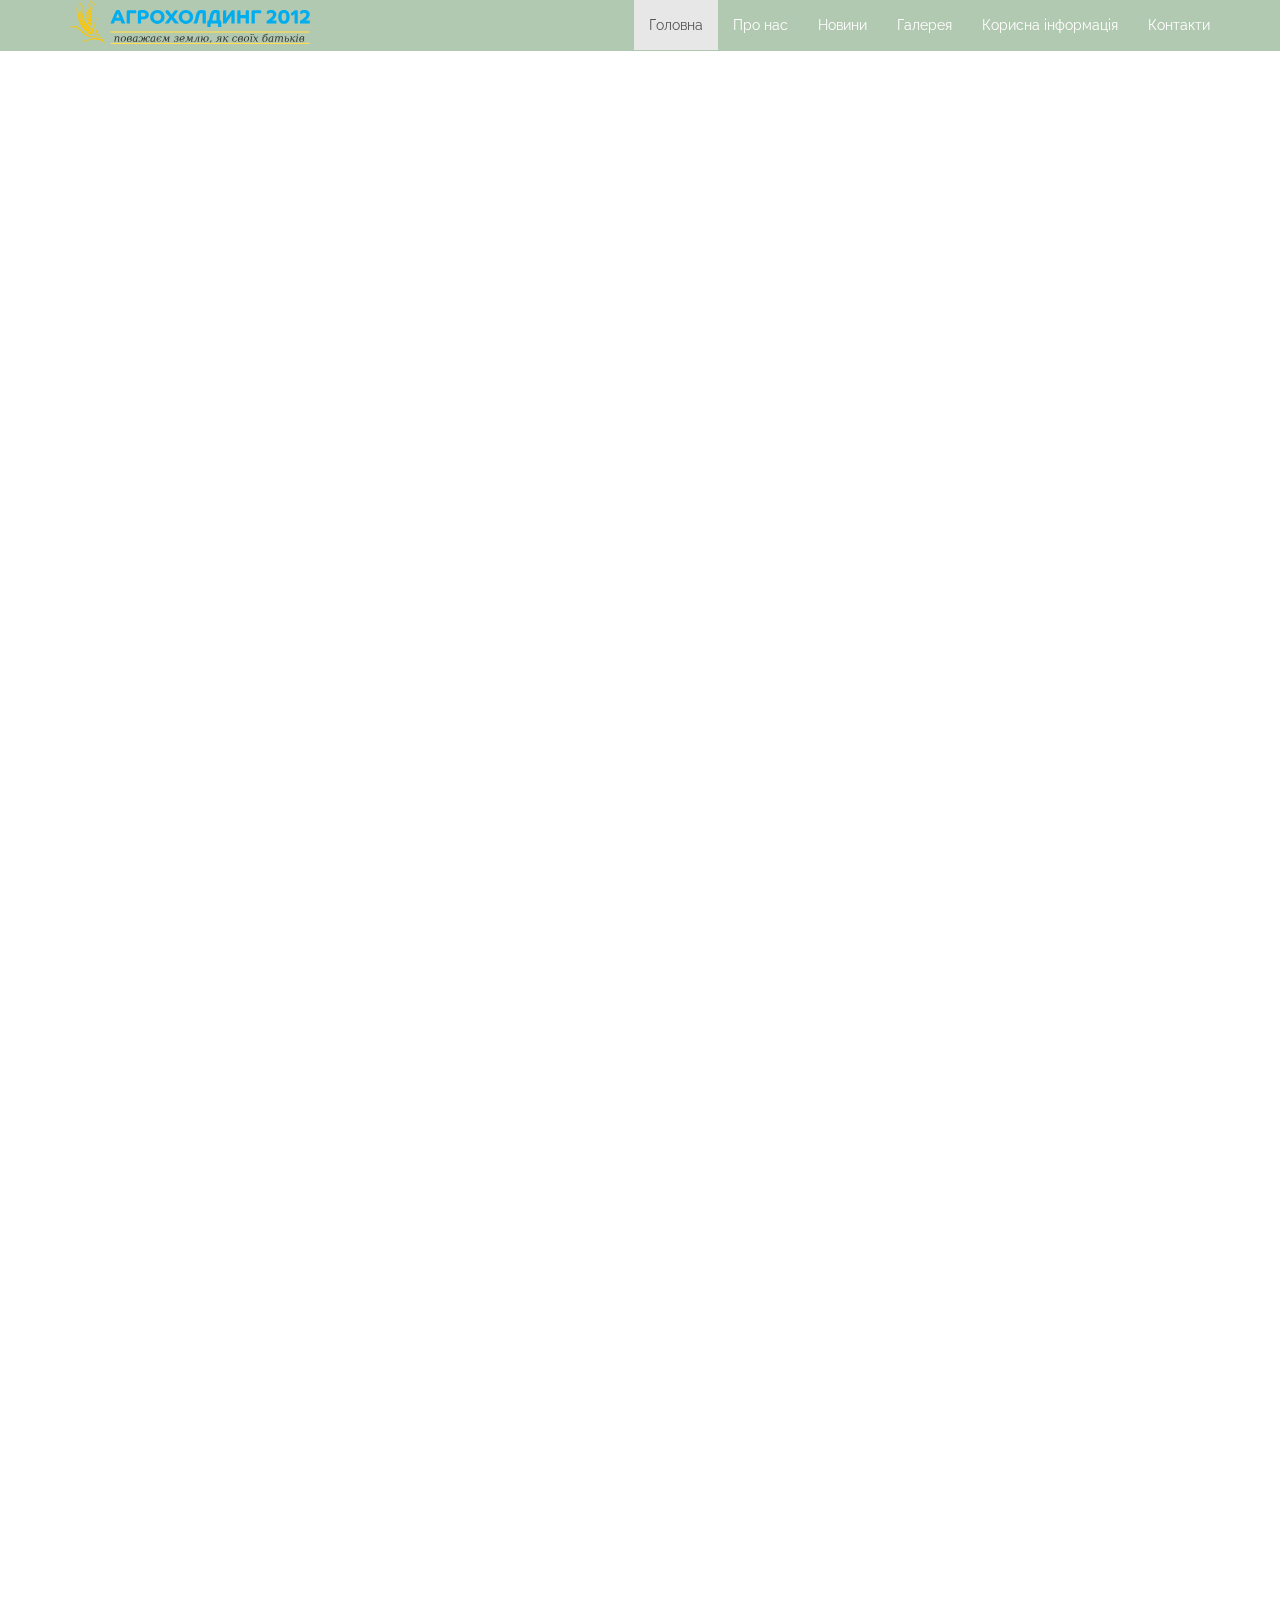
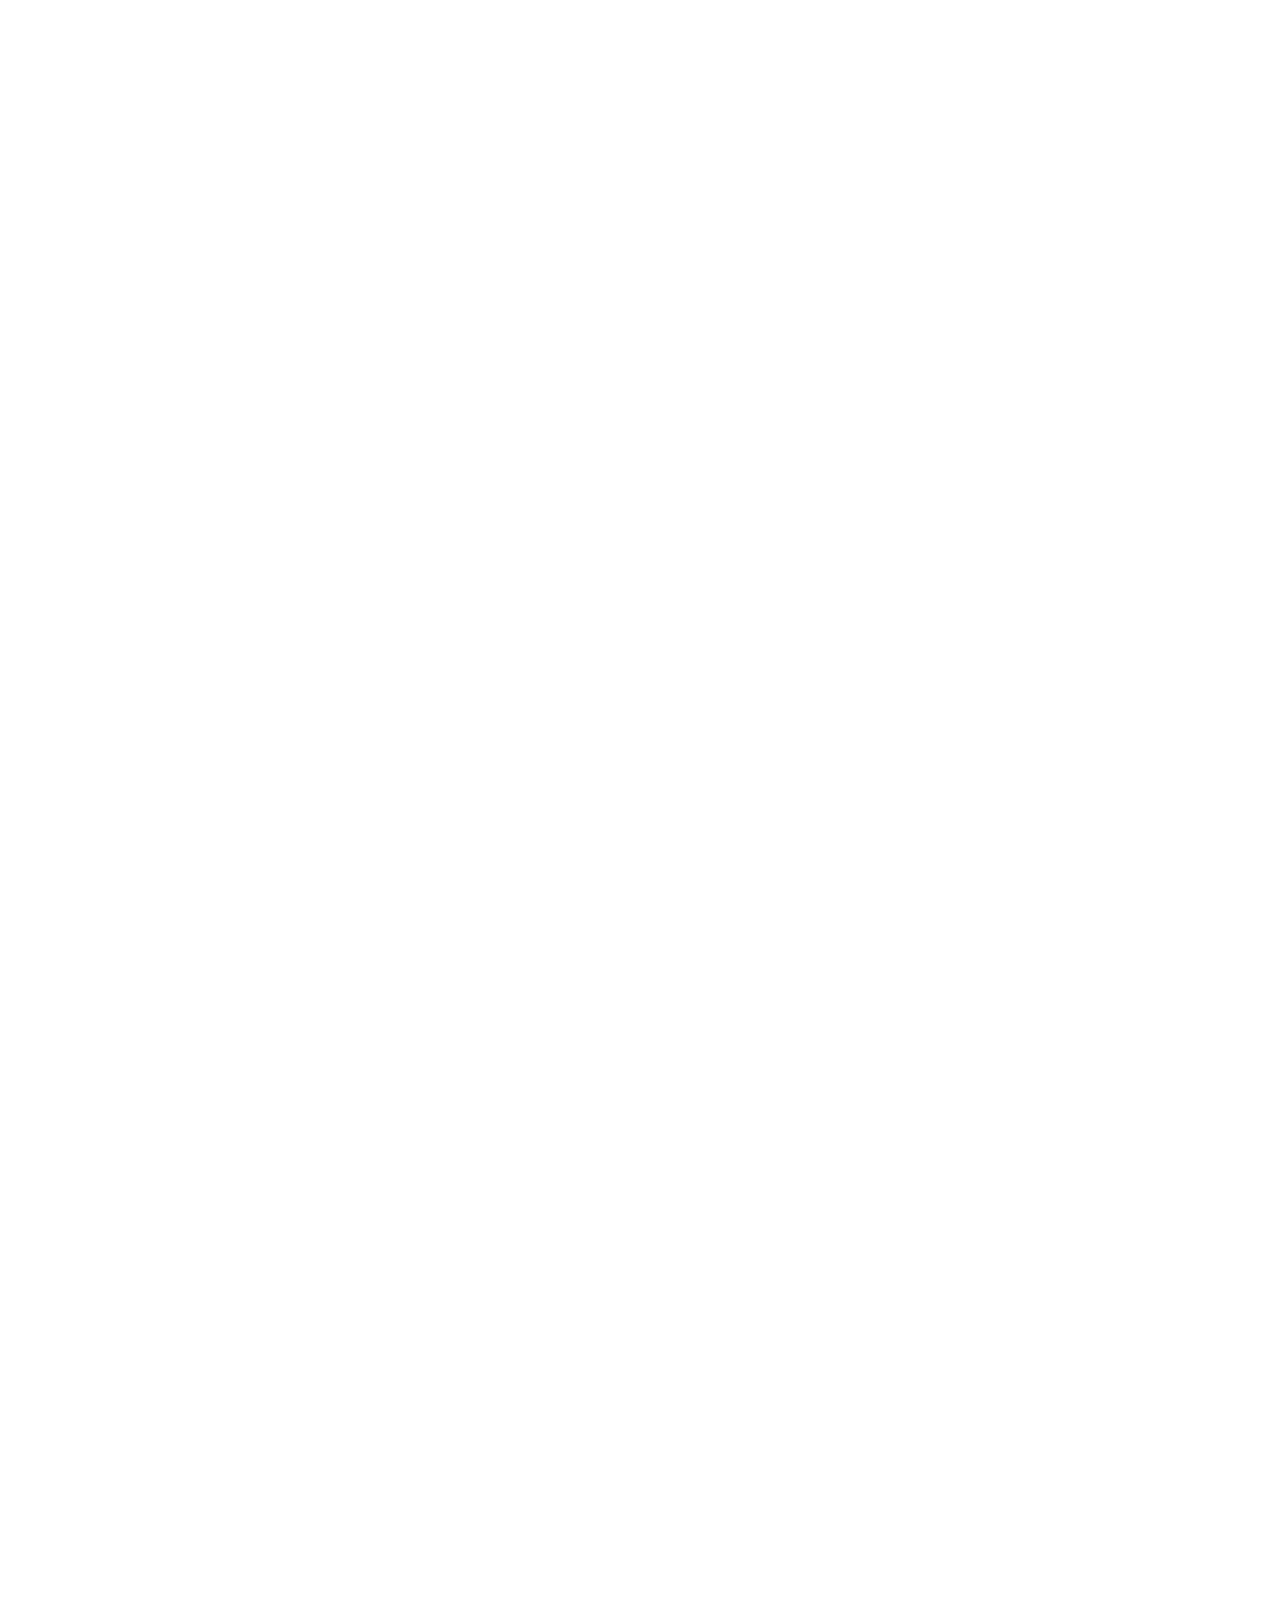
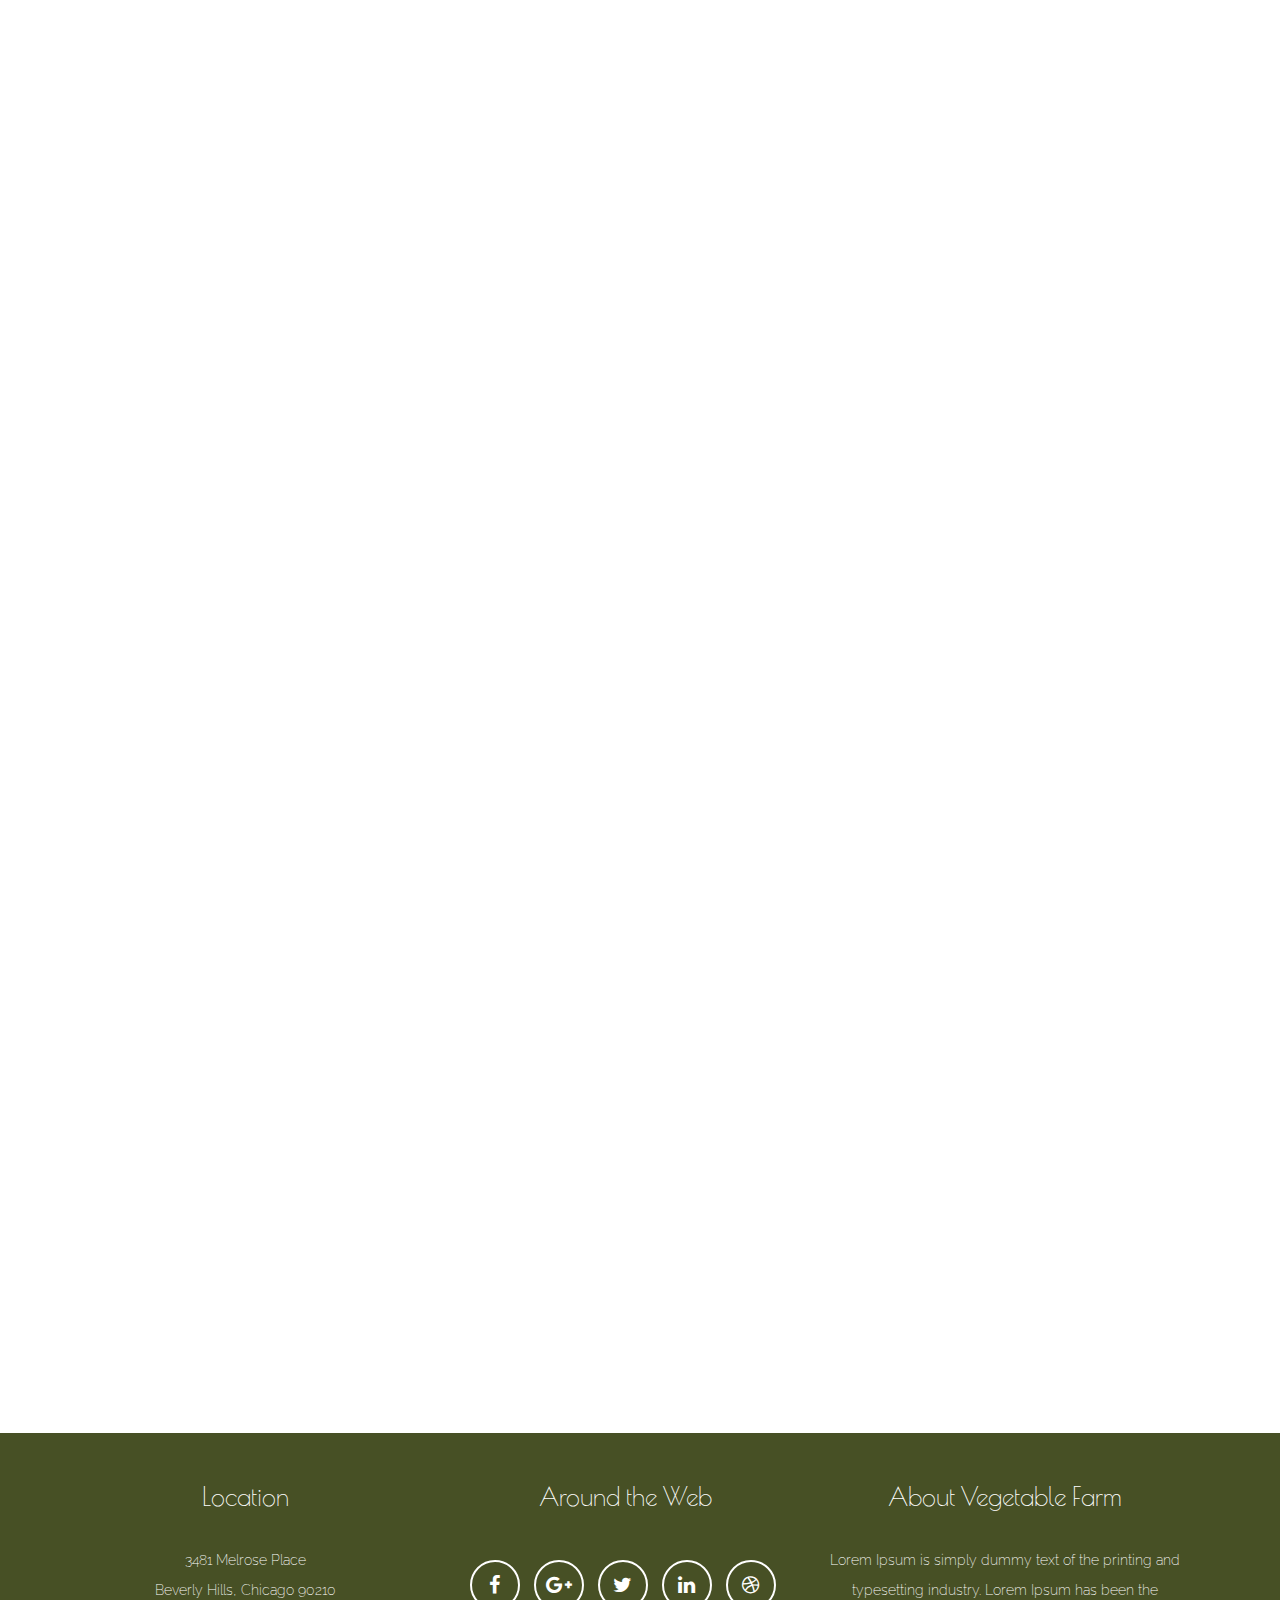
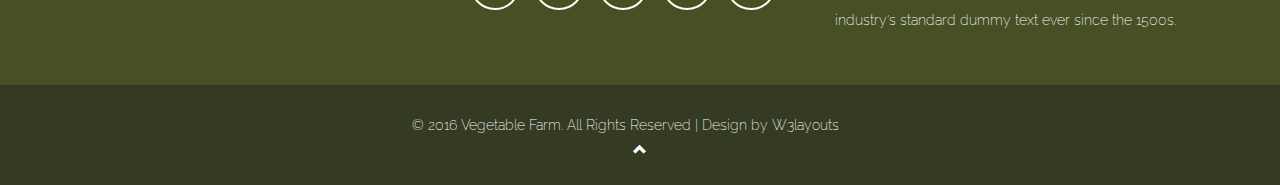
<file: index.html>
<!DOCTYPE html>
<html lang="ua">
<head>
<title>ТОВ "Агрохолдинг 2012"</title>
<meta name="viewport" content="width=device-width, initial-scale=1">
<meta http-equiv="Content-Type" content="text/html; charset=utf-8" />
<meta name="keywords" content="Агрохолдинг 2012, агрохолдинг, аграрії, паї, земля" />
<!-- css links -->
<link href="css/bootstrap.min.css" rel="stylesheet" type="text/css" media="all" />
<link href="css/font-awesome.min.css" rel="stylesheet" type="text/css" media="all" />
<link href="css/typo.css" rel="stylesheet" type="text/css" media="all" />
<link href="css/hoverex-all.css" rel="stylesheet" type="text/css" media="all" />
<link href="css/inner.css" rel="stylesheet" type="text/css" media="all" />
<link href="css/caption-hover.css" rel="stylesheet" type="text/css" media="all" />
<link href="css/circle-hover.css" rel="stylesheet" type="text/css" media="all" />
<link href="css/slider.css" rel="stylesheet" type="text/css" media="all" />
<link href="css/style.css" rel="stylesheet" type="text/css" media="all" />
<!-- /css links -->
<!-- font files -->
<link href='//fonts.googleapis.com/css?family=Raleway:400,100,200,300,500,600,700,800,900' rel='stylesheet' type='text/css'>
<link href='//fonts.googleapis.com/css?family=Poiret+One' rel='stylesheet' type='text/css'>
<!-- font files -->
<!-- js files  -->
<script src="js/SmoothScroll.min.js"></script>
<script type="text/javascript" src="js/modernizr.custom.js"></script> 
<!-- /js files -->
</head>
<body id="myPage" data-spy="scroll" data-target=".navbar" data-offset="60">
<!-- Fixed navbar -->
    <nav class="navbar navbar-default navbar-fixed-top">
      <div class="container">
        <div class="navbar-header">
          <button type="button" class="navbar-toggle collapsed" data-toggle="collapse" data-target="#navbar" aria-expanded="false" aria-controls="navbar">
            <span class="sr-only">Мобільна навігація</span>
            <span class="icon-bar"></span>
            <span class="icon-bar"></span>
            <span class="icon-bar"></span>
          </button>
			<!--<object data="images/AGROHOLDING_2012_logo.svg"-->
					<!--type="image/svg+xml" width="240" href="index.html"></object>-->
            <a href="index.html"><img src="images/AGROHOLDING_2012_logo.svg" width="240"></a>
          <!--<a class="navbar-brand" href="index.html" >Агрохолдинг 2012</a>-->
        </div>
        <div id="navbar" class="navbar-collapse collapse">
			<ul class="nav navbar-nav navbar-right">
				<li class="active"><a href="index.html">Головна</a></li>
				<li><a href="about.html">Про нас</a></li>
				<li><a href="blog.html">Новини</a></li>
				<li><a href="gallery.html">Галерея</a></li>
				<li><a href="typo.html">Корисна інформація</a></li>
				<li><a href="contact.html">Контакти</a></li>
          </ul>
        </div><!--/.nav-collapse -->
      </div>
    </nav>
<!-- /Fixed navbar -->	
<div class="banner">
	<div id="content">
        <div id="slider">
			<img src="images/banner1.jpg" alt="Розвиток" data-url="#1">
			<img src="images/banner2.jpg" alt="Технології" data-url="#2">
			<img src="images_agroholding/banner_agro3.jpg" alt="Господарство" data-url="#3">
			<img src="images/banner4.jpg" alt="Цілі" data-url="#4">
		</div>
	</div>	
</div>
<div class="w3ls"></div>
<div class="content-section-a">
	<div class="container">
		<div class="row">
            <div class="col-lg-5 col-sm-6">
				<div class="content1">
					<h3 class="section-heading slideanim">Землеробство завтрашнього дня</h3>
					<hr class="section-heading-spacer slideanim">
					<div class="clearfix"></div>
					<p class="lead slideanim">ТОВ "Агрохолдинг 2012" використовує самі передові технології в агрономії, точному землеробстві,
					техніці, та людьських ресурсах. Наша головна ціль, тісна та взаємовигідна співпраця з власниками землі.</p>
				</div>
			</div>
            <div class="col-lg-5 col-lg-offset-2 col-sm-6 slideanim">
                <ul class="grid cs-style">
					<li>
						<figure>
							<img src="images/farm1.jpg" alt="" class="img-responsive">
							<figcaption>
								<h3>Соціальна політика</h3>
								<p>Найкращі умови аренди землі</p>
								<a href="about.html">більше...</a>
							</figcaption>
						</figure>
					</li>
				</ul> 
			</div>
        </div>
	</div>
</div>
<div class="w3ls"></div>
<div class="content-section-b">
	<div class="container">
		<div class="row">
			<div class="col-lg-5 col-lg-offset-1 col-sm-push-6 col-sm-6">
				<div class="content2">
					<h3 class="section-heading slideanim">Найкращі добрива, насіння, технології</h3>
					<hr class="section-heading-spacer slideanim">
					<div class="clearfix"></div>
					<p class="lead slideanim">Оскільки земля є найбільшим годівником нашого народу, ми завжди будемо відноситись до неї, як до матері, дарувати лише найкращі добрива, насіння, та технології.</p>
				</div>
			</div>
            <div class="col-lg-5 col-sm-pull-6 col-sm-6 slideanim">
                <ul class="grid cs-style">
					<li>
						<figure>
							<img src="images/farm2.jpg" alt="" class="img-responsive">
							<figcaption>
								<h3>Унікальні технології</h3>
								<p>використання точного землеробства</p>
								<a href="about.html">більше...</a>
							</figcaption>
						</figure>
					</li>
				</ul>
            </div>
        </div>
	</div>
</div>
<div class="w3ls"></div>
<div class="content-section-a">
	<div class="container">
		<div class="row">
            <div class="col-lg-5 col-sm-6">
				<div class="content3">
					<h3 class="section-heading slideanim">Тільки найкращі умови</h3>
					<hr class="section-heading-spacer slideanim">
					<div class="clearfix"></div>
					<p class="lead slideanim">Враховуючи попит на землю, ми завжди виступаємо за адекватний розмір арендної плати, сподіваючись на довгу співпрацю</p>
				</div>
			</div>
            <div class="col-lg-5 col-lg-offset-2 col-sm-6 slideanim">
                <ul class="grid cs-style">
					<li>
						<figure>
							<img src="images/farm3.jpg" alt="" class="img-responsive">
							<figcaption>
								<h3>Наші умови</h3>
								<p>Умови співпраці</p>
								<a href="about.html">більше...</a>
							</figcaption>
						</figure>
					</li>
				</ul>
            </div>
        </div>
	</div>
</div>
<!-- /About -->
<!-- /Services -->
<section class="our-services" id="services">
    <h3 class="text-center slideanim">Наші технології</h3>
	<ul class="ch-grid">
		<li>
			<div class="ch-item ch-img-1 slideanim">				
				<div class="ch-info-wrap">
					<div class="ch-info">
						<div class="ch-info-front ch-img-1"></div>
						<div class="ch-info-back">
							<h5>Найкраще насіння</h5>
							<p>Використання найкращого насіння - запорука успіху</p>
						</div>	
					</div>
				</div>
			</div>
			<h4 class="slideanim">Найкраще насіння</h4>
			<p class="slideanim">Відбірний насіневий матеріал в агросфері</p>
			<a class="btn btn-lg btn-outline slideanim" href="gallery-item.html" role="button">Детальніше &raquo;</a>
		</li>
		<li>
			<div class="ch-item ch-img-2 slideanim">
				<div class="ch-info-wrap">
					<div class="ch-info">
						<div class="ch-info-front ch-img-2"></div>
						<div class="ch-info-back">
							<h5>Irrigation</h5>
							<p>Advanced Irrigation Techniques</p>
						</div>
					</div>
				</div>
			</div>
			<h4 class="slideanim">Irrigation</h4>
			<p class="slideanim">Using Advanced Irrigation Techniques</p>
			<a class="btn btn-lg btn-outline slideanim" href="gallery-item.html" role="button">View details &raquo;</a>
		</li>
		<li>
			<div class="ch-item ch-img-3 slideanim">
				<div class="ch-info-wrap">
					<div class="ch-info">
						<div class="ch-info-front ch-img-3"></div>
						<div class="ch-info-back">
							<h5>Tools-Machinery</h5>
							<p>Using Advanced Tools & Machinery</p>
						</div>
					</div>
				</div>
			</div>
			<h4 class="slideanim">Tools-Machinery</h4>
			<p class="slideanim">Using Advanced Tools & Machinery</p>
			<a class="btn btn-lg btn-outline slideanim" href="gallery-item.html" role="button">View details &raquo;</a>
		</li>
		<li>
			<div class="ch-item ch-img-4 slideanim">
				<div class="ch-info-wrap">
					<div class="ch-info">
						<div class="ch-info-front ch-img-4"></div>
						<div class="ch-info-back">
							<h5>End Of Harvest</h5>
							<p>Advanced Harvesting Techniques</p>
						</div>
					</div>
				</div>
			</div>
			<h4 class="slideanim">End Of Harvest</h4>
			<p class="slideanim">Using Advanced Harvesting Techniques</p>
			<a class="btn btn-lg btn-outline slideanim" href="gallery-item.html" role="button">View details &raquo;</a>
		</li>
	</ul>
</section>
<!-- /Services -->
<!-- Portfolio Grid Section -->
<section id="portfolio">
	<h3 class="text-center slideanim">Our Portfolio</h3>
    <div class="container">
        <div class="row">
            <div class="col-md-4 col-sm-6 col-xs-12 portfolio-item slideanim">
                <a href="#portfolioModal1" class="portfolio-link" data-toggle="modal">
					<div class="caption">
						<div class="caption-content">
							<i class="fa fa-paper-plane"></i>
						</div>
					</div>
					<img src="images/port1.jpg" class="img-responsive" alt="">
				</a>
            </div>
            <div class="col-md-4 col-sm-6 col-xs-12 portfolio-item slideanim">
                <a href="#portfolioModal2" class="portfolio-link" data-toggle="modal">
					<div class="caption">
                        <div class="caption-content">
							<i class="fa fa-paper-plane"></i>
                        </div>
					</div>
                    <img src="images/port2.jpg" class="img-responsive" alt="">
                </a>
            </div>
            <div class="col-md-4 col-sm-6 col-xs-12 portfolio-item slideanim">
                <a href="#portfolioModal3" class="portfolio-link" data-toggle="modal">
                    <div class="caption">
                        <div class="caption-content">
                            <i class="fa fa-paper-plane"></i>
                        </div>
                    </div>
                    <img src="images/port3.jpg" class="img-responsive" alt="">
                </a>
            </div>
            <div class="col-md-4 col-sm-6 col-xs-12 portfolio-item slideanim">
                <a href="#portfolioModal4" class="portfolio-link" data-toggle="modal">
                    <div class="caption">
                        <div class="caption-content">
                            <i class="fa fa-paper-plane"></i>
                        </div>
                    </div>
                    <img src="images/port4.jpg" class="img-responsive" alt="">
                </a>
            </div>
            <div class="col-md-4 col-sm-6 col-xs-12 portfolio-item slideanim">
				<a href="#portfolioModal5" class="portfolio-link" data-toggle="modal">
                    <div class="caption">
                        <div class="caption-content">
                            <i class="fa fa-paper-plane"></i>
                        </div>
                    </div>
                    <img src="images/port5.jpg" class="img-responsive" alt="">
                </a>
            </div>
            <div class="col-md-4 col-sm-6 col-xs-12 portfolio-item slideanim">
                <a href="#portfolioModal6" class="portfolio-link" data-toggle="modal">
                    <div class="caption">
                        <div class="caption-content">
                            <i class="fa fa-paper-plane"></i>
                        </div>
                    </div>
					<img src="images/port6.jpg" class="img-responsive" alt="">
                </a>
            </div>
        </div>
    </div>
</section>
<!-- /Portfolio Grid Section -->
<!-- Portfolio Modals -->
<div class="portfolio-modal modal fade slideanim" id="portfolioModal1" tabindex="-1" role="dialog" aria-hidden="true">
    <div class="modal-content">
        <div class="close-modal" data-dismiss="modal">
            <div class="lr">
                <div class="rl"></div>
            </div>
        </div>
        <div class="container">
			<div class="row">
                <div class="col-lg-8 col-lg-offset-2">
                    <div class="modal-body">
                        <h3>Vegetable Farm</h3>
						<hr>
                        <img src="images/port1.jpg" class="img-responsive img-centered" alt="">
                        <p>Lorem Ipsum is simply dummy text of the printing and typesetting industry. Lorem Ipsum has been the industry's standard dummy text ever since the 1500s, when an unknown printer took a galley of type and scrambled it to make a type specimen book.</p>
                        <button type="button" class="btn btn-default" data-dismiss="modal"><i class="fa fa-times"></i> Close</button>
                    </div>
                </div>
            </div>
        </div>
    </div>
</div>
<div class="portfolio-modal modal fade slideanim" id="portfolioModal2" tabindex="-1" role="dialog" aria-hidden="true">
    <div class="modal-content">
        <div class="close-modal" data-dismiss="modal">
            <div class="lr">
                <div class="rl"></div>
            </div>
        </div>
        <div class="container">
            <div class="row">
                <div class="col-lg-8 col-lg-offset-2">
                    <div class="modal-body">
                        <h3>Vegetable Farm</h3>
                        <hr>
                        <img src="images/port2.jpg" class="img-responsive img-centered" alt="">
                        <p>Lorem Ipsum is simply dummy text of the printing and typesetting industry. Lorem Ipsum has been the industry's standard dummy text ever since the 1500s, when an unknown printer took a galley of type and scrambled it to make a type specimen book.</p>
                        <button type="button" class="btn btn-default" data-dismiss="modal"><i class="fa fa-times"></i> Close</button>
                    </div>
                </div>
            </div>
        </div>
    </div>
    </div>
<div class="portfolio-modal modal fade slideanim" id="portfolioModal3" tabindex="-1" role="dialog" aria-hidden="true">
    <div class="modal-content">
        <div class="close-modal" data-dismiss="modal">
            <div class="lr">
                <div class="rl"></div>
            </div>
        </div>
        <div class="container">
            <div class="row">
                <div class="col-lg-8 col-lg-offset-2">
                    <div class="modal-body">
                        <h3>Vegetable Farm</h3>
                        <hr>
                        <img src="images/port3.jpg" class="img-responsive img-centered" alt="">
						<p>Lorem Ipsum is simply dummy text of the printing and typesetting industry. Lorem Ipsum has been the industry's standard dummy text ever since the 1500s, when an unknown printer took a galley of type and scrambled it to make a type specimen book.</p>
                        <button type="button" class="btn btn-default" data-dismiss="modal"><i class="fa fa-times"></i> Close</button>
                    </div>
                </div>
            </div>
        </div>
    </div>
</div>
<div class="portfolio-modal modal fade slideanim" id="portfolioModal4" tabindex="-1" role="dialog" aria-hidden="true">
    <div class="modal-content">
        <div class="close-modal" data-dismiss="modal">
            <div class="lr">
                <div class="rl"></div>
            </div>
        </div>
        <div class="container">
			<div class="row">
                <div class="col-lg-8 col-lg-offset-2">
                    <div class="modal-body">
                        <h3>Vegetable Farm</h3>
                        <hr>
                        <img src="images/port4.jpg" class="img-responsive img-centered" alt="">
                        <p>Lorem Ipsum is simply dummy text of the printing and typesetting industry. Lorem Ipsum has been the industry's standard dummy text ever since the 1500s, when an unknown printer took a galley of type and scrambled it to make a type specimen book.</p>
						<button type="button" class="btn btn-default" data-dismiss="modal"><i class="fa fa-times"></i> Close</button>
                    </div>
                </div>
            </div>
        </div>
    </div>
</div>
<div class="portfolio-modal modal fade slideanim" id="portfolioModal5" tabindex="-1" role="dialog" aria-hidden="true">
	<div class="modal-content">
        <div class="close-modal" data-dismiss="modal">
            <div class="lr">
                <div class="rl"></div>
            </div>
        </div>
        <div class="container">
            <div class="row">
                <div class="col-lg-8 col-lg-offset-2">
                    <div class="modal-body">
                        <h3>Vegetable Farm</h3>
                        <hr>
                        <img src="images/port5.jpg" class="img-responsive img-centered" alt="">
                        <p>Lorem Ipsum is simply dummy text of the printing and typesetting industry. Lorem Ipsum has been the industry's standard dummy text ever since the 1500s, when an unknown printer took a galley of type and scrambled it to make a type specimen book.</p>
                        <button type="button" class="btn btn-default" data-dismiss="modal"><i class="fa fa-times"></i> Close</button>
                    </div>
                </div>
            </div>
        </div>
    </div>
</div>
<div class="portfolio-modal modal fade slideanim" id="portfolioModal6" tabindex="-1" role="dialog" aria-hidden="true">
    <div class="modal-content">
        <div class="close-modal" data-dismiss="modal">
            <div class="lr">
                <div class="rl"></div>
            </div>
        </div>
        <div class="container">
            <div class="row">
                <div class="col-lg-8 col-lg-offset-2">
                    <div class="modal-body">
                        <h3>Vegetable Farm</h3>
                        <hr>
                        <img src="images/port6.jpg" class="img-responsive img-centered" alt="">
                        <p>Lorem Ipsum is simply dummy text of the printing and typesetting industry. Lorem Ipsum has been the industry's standard dummy text ever since the 1500s, when an unknown printer took a galley of type and scrambled it to make a type specimen book.</p>
                        <button type="button" class="btn btn-default" data-dismiss="modal"><i class="fa fa-times"></i> Close</button>
                    </div>
                </div>
            </div>
        </div>
    </div>
</div>
<!-- /Portfolio Modals -->
<!-- Blog -->
<section class="our-blog" id="blog">
	<h3 class="text-center slideanim">Our News Updates</h3>
    <div class="container">
		<div class="row">
			<div class="col-md-3 col-xs-12">
				<div class="news-w3ls">
					<div class="view view-seventh slideanim">
						<img src="images/blog1.jpg" alt="" class="img-responsive"/>
						<div class="mask">
							<h5>January 2,2016</h5>
							<p>Lorem Ipsum is simply dummy text of the printing and typesetting industry.</p>
							<a href="blog.html" class="info">Read More</a>
						</div>
					</div>
				</div>
				<div class="blog-content slideanim">
					<p class="p1">News - January 2,2016</p>
					<a href="blog.html"><h4>Its The Vegetable Farm You Can See.</h4></a>
					<p class="p2">Lorem Ipsum is simply dummy text of the printing and typesetting industry.</p>
					<a href="blog.html">Read More</a>
				</div>
			</div>
			<div class="col-md-3 col-xs-12">
				<div class="news-w3ls">
					<div class="view view-seventh slideanim">
						<img src="images/blog2.jpg" alt="" class="img-responsive"/>
						<div class="mask">
							<h5>January 10,2016</h5>
							<p>Lorem Ipsum is simply dummy text of the printing and typesetting industry.</p>
							<a href="blog.html" class="info">Read More</a>
						</div>
					</div>
				</div>	
				<div class="blog-content slideanim">
					<p class="p1">News - January 10,2016</p>
					<a href="blog.html"><h4>A Day With Vegetable Farm.</h4></a>
					<p class="p2">Lorem Ipsum is simply dummy text of the printing and typesetting industry.</p>
					<a href="blog.html">Read More</a>
				</div>
			</div>
			<div class="col-md-3 col-xs-12">
				<div class="news-w3ls">
					<div class="view view-seventh slideanim">
						<img src="images/blog3.jpg" alt="" class="img-responsive"/>
						<div class="mask">
							<h5>January 15,2016</h5>
							<p>Lorem Ipsum is simply dummy text of the printing and typesetting industry.</p>
							<a href="blog.html" class="info">Read More</a>
						</div>
					</div>
				</div>	
				<div class="blog-content slideanim">
					<p class="p1">News - January 15,2016</p>
					<a href="blog.html"><h4>Vegetable Farm For All.</h4></a>
					<p class="p2">Lorem Ipsum is simply dummy text of the printing and typesetting industry.</p>
					<a href="blog.html">Read More</a>
				</div>
			</div>
			<div class="col-md-3 col-xs-12">
				<div class="news-w3ls">
					<div class="view view-seventh slideanim">
						<img src="images/blog4.jpg" alt="" class="img-responsive"/>
						<div class="mask">
							<h5>January 20,2016</h5>
							<p>Lorem Ipsum is simply dummy text of the printing and typesetting industry.</p>
							<a href="blog.html" class="info">Read More</a>
						</div>
					</div>
				</div>	
				<div class="blog-content slideanim">
					<p class="p1">News - January 20,2016</p>
					<a href="blog.html"><h4>Vegetable Farm For Your Life.</h4></a>
					<p class="p2">Lorem Ipsum is simply dummy text of the printing and typesetting industry.</p>
					<a href="blog.html">Read More</a>
				</div>
			</div>
		</div>
	</div>
</section>
<!-- /Blog -->
<!-- Footer -->
<footer class="text-center">
    <div class="footer-above">
        <div class="container">
            <div class="row">
                <div class="footer-col col-md-4">
                    <h4>Location</h4>
                    <p>3481 Melrose Place<br>Beverly Hills, Chicago 90210</p>
                </div>
                <div class="footer-col col-md-4">
                    <h4>Around the Web</h4>
                    <ul class="list-inline">
                        <li>
                            <a href="#" class="btn-social btn-outline"><i class="fa fa-fw fa-facebook"></i></a>
                        </li>
                        <li>
                            <a href="#" class="btn-social btn-outline"><i class="fa fa-fw fa-google-plus"></i></a>
                        </li>
                        <li>
                            <a href="#" class="btn-social btn-outline"><i class="fa fa-fw fa-twitter"></i></a>
                        </li>
                        <li>
                            <a href="#" class="btn-social btn-outline"><i class="fa fa-fw fa-linkedin"></i></a>
                        </li>
                        <li>
                            <a href="#" class="btn-social btn-outline"><i class="fa fa-fw fa-dribbble"></i></a>
                        </li>
                    </ul>
                </div>
                <div class="footer-col col-md-4">
                    <h4>About Vegetable Farm</h4>
                    <p>Lorem Ipsum is simply dummy text of the printing and typesetting industry. Lorem Ipsum has been the industry's standard dummy text ever since the 1500s.</p>
                </div>
            </div>
        </div>
	</div>
    <div class="footer-below">
        <div class="container">
            <div class="row">
                <div class="col-lg-12">
                    <p>© 2016 Vegetable Farm. All Rights Reserved | Design by <a href="https://w3layouts.com/" target="_blank">W3layouts</a></p>
                </div>
            </div>
        </div>
		<a href="#myPage" title="To Top">
			<span class="glyphicon glyphicon-chevron-up"></span>
		</a>
    </div>
</footer>
<!-- js files -->
<script src="js/jquery.min.js"></script>
<script src="js/bootstrap.min.js"></script>
<script src="js/classie.js"></script>
<script src="js/TweenMax.min.js"></script>
<script src="js/index.js"></script>
<script src="js/index2.js"></script>
<script>
$(document).ready(function(){
  // Add smooth scrolling to all links in navbar + footer link
  $(".navbar a, footer a[href='#myPage']").on('click', function(event) {

  // Store hash
  var hash = this.hash;

  // Using jQuery's animate() method to add smooth page scroll
  // The optional number (900) specifies the number of milliseconds it takes to scroll to the specified area
  $('html, body').animate({
    scrollTop: $(hash).offset().top
  }, 900, function(){

    // Add hash (#) to URL when done scrolling (default click behavior)
    window.location.hash = hash;
    });
  });
})
</script>
<script>
$(window).scroll(function() {
  $(".slideanim").each(function(){
    var pos = $(this).offset().top;

    var winTop = $(window).scrollTop();
    if (pos < winTop + 600) {
      $(this).addClass("slide");
    }
  });
});
</script>
<!-- /js files -->
</body>
</html>
</file>
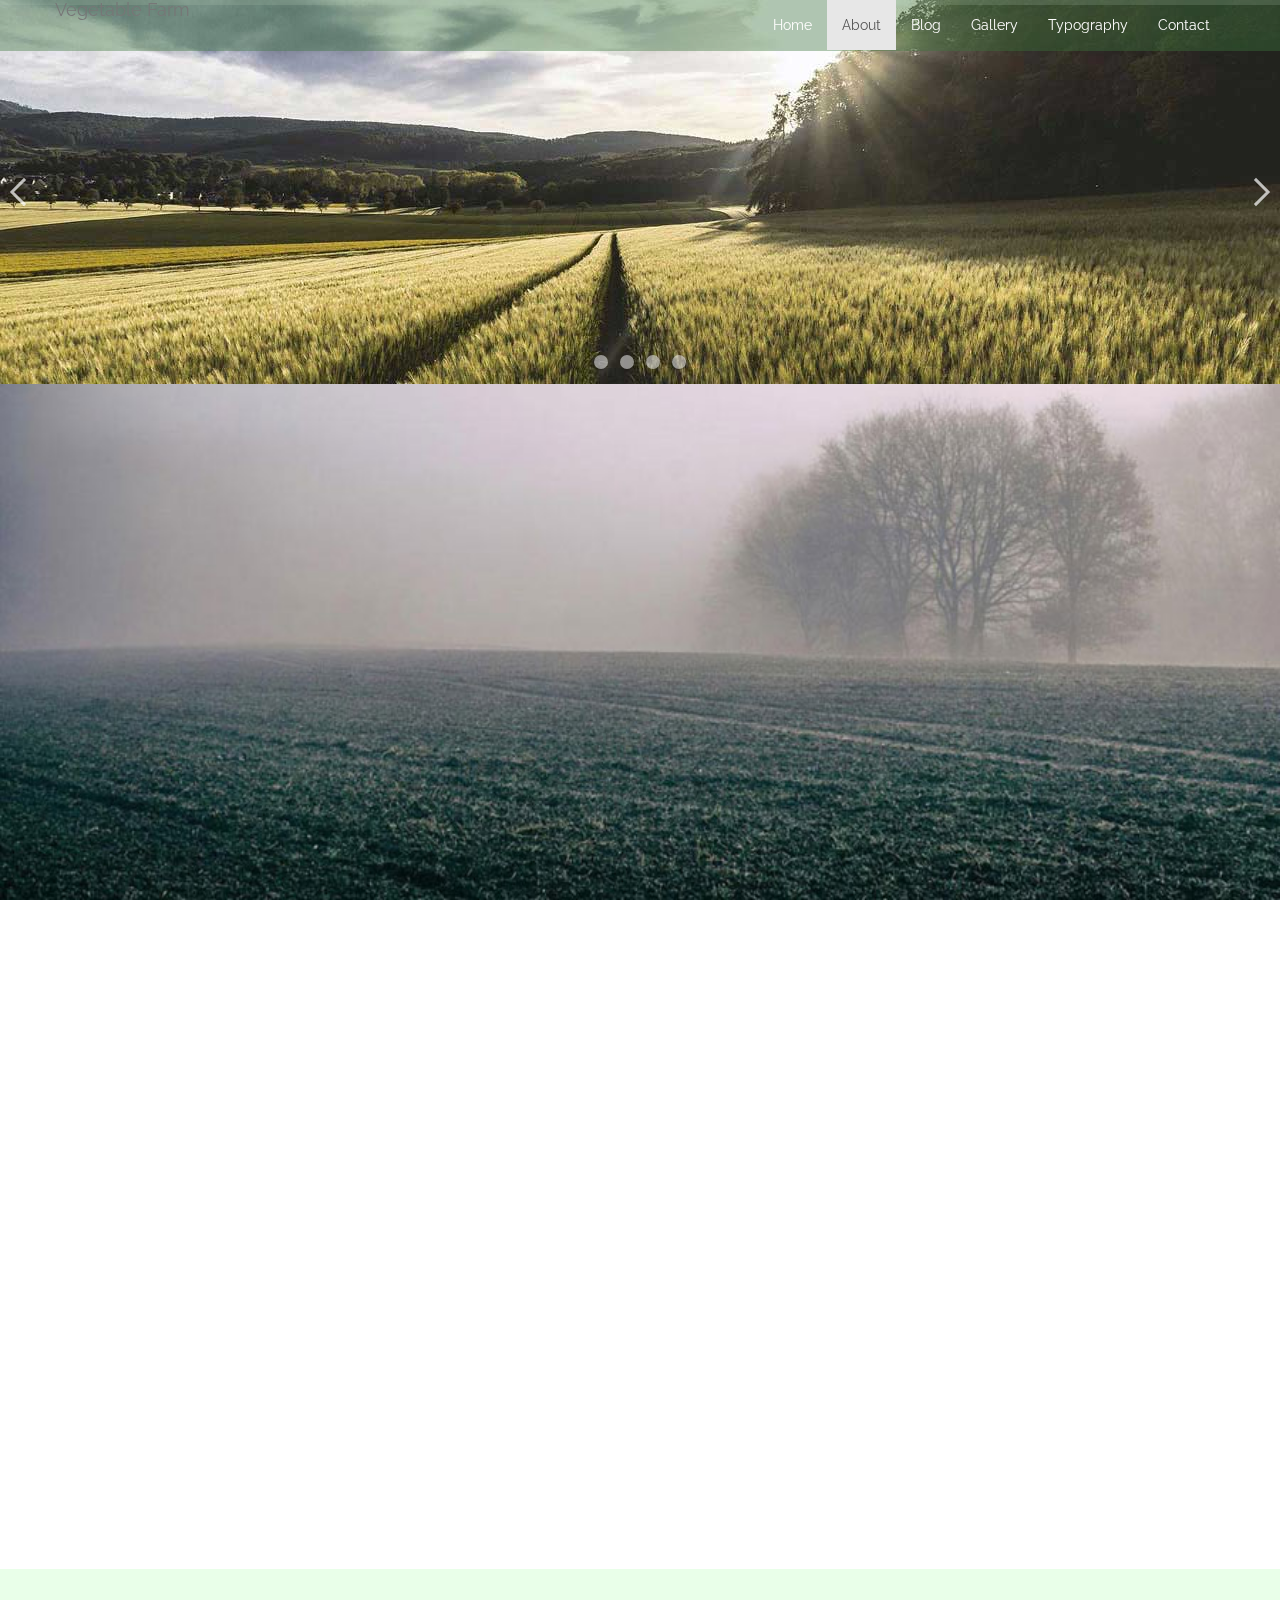
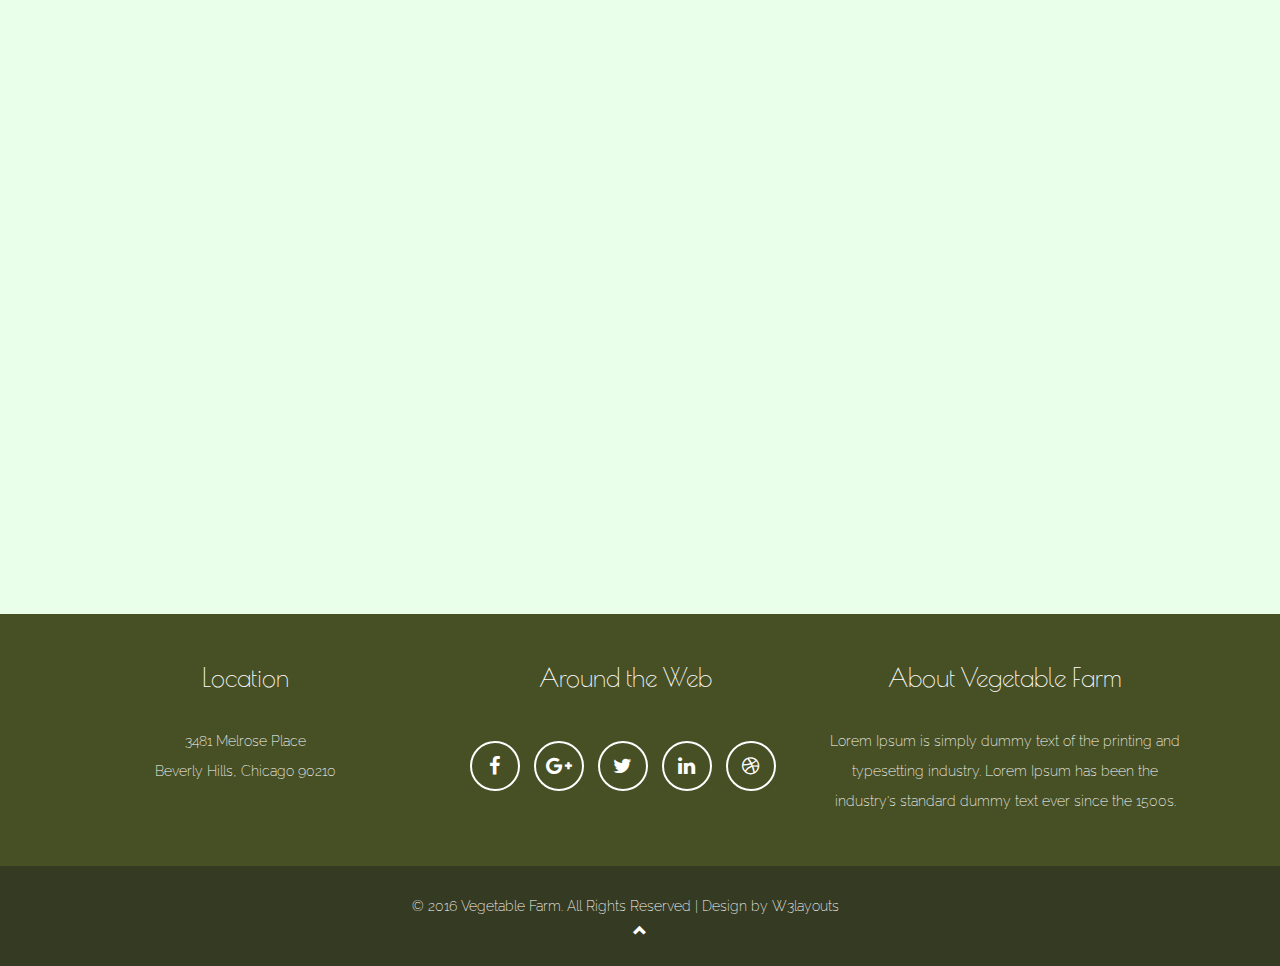
<file: about.html>
<!DOCTYPE html>
<html lang="ua">
<head>
<title>ТОВ "Агрохолдинг 2012"</title>
<meta name="viewport" content="width=device-width, initial-scale=1">
<meta http-equiv="Content-Type" content="text/html; charset=utf-8" />
<meta name="keywords" content="Агрохолдинг 2012, агрохолдинг, аграрії, паї, земля" />
<!-- css links -->
<link href="css/bootstrap.min.css" rel="stylesheet" type="text/css" media="all" />
<link href="css/font-awesome.min.css" rel="stylesheet" type="text/css" media="all" />
<link href="css/typo.css" rel="stylesheet" type="text/css" media="all" />
<link href="css/testimonial.css" rel="stylesheet" type="text/css" media="all" />
<link href="css/hoverex-all.css" rel="stylesheet" type="text/css" media="all" />
<link href="css/inner.css" rel="stylesheet" type="text/css" media="all" />
<link href="css/pogo-slider.min.css" rel="stylesheet" type="text/css" media="all" />
<link href="css/caption-hover.css" rel="stylesheet" type="text/css" media="all" />
<link href="css/circle-hover.css" rel="stylesheet" type="text/css" media="all" />
<link href="css/slider.css" rel="stylesheet" type="text/css" media="all" />
<link href="css/style.css" rel="stylesheet" type="text/css" media="all" />
<!-- /css links -->
<!-- font files -->
<link href='//fonts.googleapis.com/css?family=Raleway:400,100,200,300,500,600,700,800,900' rel='stylesheet' type='text/css'>
<link href='//fonts.googleapis.com/css?family=Poiret+One' rel='stylesheet' type='text/css'>
<!-- font files -->
<!-- js files  -->
<script src="js/SmoothScroll.min.js"></script>
<script type="text/javascript" src="js/modernizr.custom.js"></script> 
<!-- /js files -->
</head>
<body id="myPage" data-spy="scroll" data-target=".navbar" data-offset="60">
<!-- Fixed navbar -->
    <nav class="navbar navbar-default navbar-fixed-top">
      <div class="container">
        <div class="navbar-header">
          <button type="button" class="navbar-toggle collapsed" data-toggle="collapse" data-target="#navbar" aria-expanded="false" aria-controls="navbar">
            <span class="sr-only">Toggle navigation</span>
            <span class="icon-bar"></span>
            <span class="icon-bar"></span>
            <span class="icon-bar"></span>
          </button>
          <a class="navbar-brand" href="index.html">Vegetable Farm</a>
        </div>
        <div id="navbar" class="navbar-collapse collapse">
			<ul class="nav navbar-nav navbar-right">
				<li><a href="index.html">Home</a></li>
				<li class="active"><a href="about.html">About</a></li>
				<li><a href="blog.html">Blog</a></li>
				<li><a href="gallery.html">Gallery</a></li>
				<li><a href="gallery.html">Typography</a></li>
				<li><a href="contact.html">Contact</a></li>
          </ul>
        </div><!--/.nav-collapse -->
      </div>
    </nav>
<!-- /Fixed navbar -->
<!-- banner section -->	
<div class="pogoSlider" id="js-main-slider">
	<div class="pogoSlider-slide" data-transition="barRevealDown" data-duration="1000"  style="background-image:url(images/banner1-1.jpg);">
		<div class="pogoSlider-slide-element">
			<h3>About Our Vegetable Farm</h3>
		</div>
	</div>
	<div class="pogoSlider-slide" data-transition="blocksReveal" data-duration="1000" style="background-image:url(images/banner2-2.jpg);">
		<div class="pogoSlider-slide-element">
			<h3>About Our Vegetable Farm</h3>
		</div>
	</div>
	<div class="pogoSlider-slide" data-transition="barRevealDown" data-duration="1000" style="background-image:url(images/banner3-3.jpg);">
		<div class="pogoSlider-slide-element">
			<h3>About Our Vegetable Farm</h3>
		</div>
	</div>
	<div class="pogoSlider-slide" data-transition="blocksReveal" data-duration="1000"  style="background-image:url(images/banner4-4.jpg);">
		<div class="pogoSlider-slide-element">
			<h3>About Our Vegetable Farm</h3>
		</div>
	</div>
</div>
<!-- /banner section -->
<section class="about-us" id="about">
	<h3 class="text-center slideanim">About Us</h3>
    <div class="container">
        <div class="row">
            <div class="col-lg-4 col-lg-offset-2 slideanim">
                <p>Lorem Ipsum is simply dummy text of the printing and typesetting industry. Lorem Ipsum has been the industry's standard dummy text ever since the 1500s, when an unknown printer took a galley of type and scrambled it to make a type specimen book.</p>
            </div>
            <div class="col-lg-4 slideanim">
                <p>Lorem Ipsum is simply dummy text of the printing and typesetting industry. Lorem Ipsum has been the industry's standard dummy text ever since the 1500s, when an unknown printer took a galley of type and scrambled it to make a type specimen book.</p>
            </div>
        </div>
    </div>
</section>
<section class="team-w3ls">
	<div class="container">
		<div class="row centered">
			<h3 class="text-center slideanim">MEET OUR TEAM</h3>
			<p class="text-center slideanim">Lorem Ipsum is simply dummy text of the printing and typesetting industry.</p>
			<div class="col-lg-3 col-md-3 col-sm-3 col-xs-6 slideanim">
				<div class="he-wrap tpl6 slideanim">
					<img src="images/team1.jpg" alt="Vegetable Farm" title="Vegetable Farm">
					<div class="he-view">
						<div class="bg a0" data-animate="fadeIn">
							<h3 class="a1" data-animate="fadeInDown">Contact Me:</h3>
							<a href="#" class="dmbutton a2" data-animate="fadeInUp"><i class="fa fa-envelope"></i></a>
							<a href="#" class="dmbutton a2" data-animate="fadeInUp"><i class="fa fa-twitter"></i></a>
						</div>
					</div>		
				</div>
				<h4 class="slideanim">Elizabeth</h4>
				<p class="team-agile slideanim">CEO</p>
			</div>	
			<div class="col-lg-3 col-md-3 col-sm-3 col-xs-6 slideanim">
				<div class="he-wrap tpl6 slideanim">
					<img src="images/team2.jpg" alt="Vegetable Farm" title="Vegetable Farm">
					<div class="he-view">
						<div class="bg a0" data-animate="fadeIn">
							<h3 class="a1" data-animate="fadeInDown">Contact Me:</h3>
							<a href="#" class="dmbutton a2" data-animate="fadeInUp"><i class="fa fa-envelope"></i></a>
							<a href="#" class="dmbutton a2" data-animate="fadeInUp"><i class="fa fa-twitter"></i></a>
						</div>
					</div>		
				</div>
				<h4 class="slideanim">Max Payne</h4>
				<p class="team-agile slideanim">MANAGER</p>
			</div>	
			<div class="col-lg-3 col-md-3 col-sm-3 col-xs-6 slideanim">
				<div class="he-wrap tpl6 slideanim">
					<img src="images/team3.jpg" alt="Vegetable Farm" title="Vegetable Farm">
					<div class="he-view">
						<div class="bg a0" data-animate="fadeIn">
							<h3 class="a1" data-animate="fadeInDown">Contact Me:</h3>
							<a href="#" class="dmbutton a2" data-animate="fadeInUp"><i class="fa fa-envelope"></i></a>
							<a href="#" class="dmbutton a2" data-animate="fadeInUp"><i class="fa fa-twitter"></i></a>
						</div>
					</div>		
				</div>
				<h4 class="slideanim">Diana</h4>
				<p class="team-agile slideanim">DIRECTOR</p>
			</div>
			<div class="col-lg-3 col-md-3 col-sm-3 col-xs-6 slideanim">
				<div class="he-wrap tpl6 slideanim">
					<img src="images/team4.jpg" alt="Vegetable Farm" title="Vegetable Farm">
					<div class="he-view">
						<div class="bg a0" data-animate="fadeIn">
							<h3 class="a1" data-animate="fadeInDown">Contact Me:</h3>
							<a href="#" class="dmbutton a2" data-animate="fadeInUp"><i class="fa fa-envelope"></i></a>
							<a href="#" class="dmbutton a2" data-animate="fadeInUp"><i class="fa fa-twitter"></i></a>
						</div>
					</div>		
				</div>
				<h4 class="slideanim">Rose</h4>
				<p class="team-agile slideanim">FOUNDER</p>
			</div>		 	
		</div>
	</div>
</section>	
<section class="testimonial">
	<h3 class="text-center slideanim">Our Customers Word</h3>
	<p class="text-center slideanim">Lorem Ipsum is simply dummy text of the printing and typesetting industry.</p>
	<div class="cd-testimonials-wrapper cd-container slideanim">
		<ul class="cd-testimonials">
			<li>
				<p>Lorem ipsum dolor sit amet, consectetur adipisicing elit, sed do eiusmod tempor incididunt ut labore et dolore magna aliqua.</p>
				<div class="cd-author">
					<img src="images/test-img1.jpg" alt="Author image">
					<ul class="cd-author-info">
						<li>John Cena</li>
						<li>CEO, Company</li>
					</ul>
				</div>	
			</li>
			<li>
				<p>Lorem ipsum dolor sit amet, consectetur adipisicing elit. Necessitatibus ea, perferendis error repudiandae numquam dolor fuga temporibus. Unde omnis, consequuntur.</p>
				<div class="cd-author">
					<img src="images/test-img2.jpg" alt="Author image">
					<ul class="cd-author-info">
						<li>Mark</li>
						<li>Designer, Company</li>
					</ul>
				</div>
			</li>
			<li>
				<p>Lorem ipsum dolor sit amet, consectetur adipisicing elit. Quam totam nulla est, illo molestiae maxime officiis, quae ad, ipsum vitae deserunt molestias eius alias.</p>
				<div class="cd-author">
					<img src="images/test-img3.jpg" alt="Author image">
					<ul class="cd-author-info">
						<li>Natasha</li>
						<li>CEO, Company</li>
					</ul>
				</div>
			</li>		
		</ul> <!-- cd-testimonials -->
		<a href="#0" class="cd-see-all">Click For More</a>
	</div> <!-- cd-testimonials-wrapper -->
	<div class="cd-testimonials-all">
		<div class="cd-testimonials-all-wrapper">
			<ul>
				<li class="cd-testimonials-item">
					<p>Lorem ipsum dolor sit amet, consectetur adipisicing elit. Odit totam saepe iste maiores neque animi molestias nihil illum nisi temporibus.</p>
					<div class="cd-author">
						<img src="images/test-img1.jpg" alt="Author image">
						<ul class="cd-author-info">
							<li>John Cena</li>
							<li>CEO, Company</li>
						</ul>
					</div> <!-- cd-author -->
				</li>
				<li class="cd-testimonials-item">
					<p>Lorem ipsum dolor sit amet, consectetur adipisicing elit. Labore nostrum nisi, doloremque error hic nam nemo doloribus porro impedit perferendis. Tempora, distinctio hic suscipit. At ullam eaque atque recusandae modi fugiat voluptatem laborum laboriosam rerum, consequatur reprehenderit omnis, enim pariatur nam, quidem, quas vel reiciendis aspernatur consequuntur. Commodi quasi enim, nisi alias fugit architecto, doloremque, eligendi quam autem exercitationem consectetur.</p>
					<div class="cd-author">
						<img src="images/test-img2.jpg" alt="Author image">
						<ul class="cd-author-info">
							<li>Mark</li>
							<li>Designer, Company</li>
						</ul>
					</div> <!-- cd-author -->
				</li>
				<li class="cd-testimonials-item">
					<p>Lorem ipsum dolor sit amet, consectetur adipisicing elit. Exercitationem quibusdam eveniet, molestiae laborum voluptatibus minima hic quasi accusamus ut facere, eius expedita, voluptatem? Repellat incidunt veniam quaerat, qui laboriosam dicta. Quidem ducimus laudantium dolorum enim qui at ipsum, a error.</p>
					<div class="cd-author">
						<img src="images/test-img3.jpg" alt="Author image">
						<ul class="cd-author-info">
							<li>Natasha</li>
							<li>CEO, Company</li>
						</ul>
					</div> <!-- cd-author -->
				</li>
				<li class="cd-testimonials-item">
					<p>Lorem ipsum dolor sit amet, consectetur adipisicing elit. Libero voluptates officiis tempore quae officia! Beatae quia deleniti cum corporis eos perferendis libero reiciendis nemo iusto accusamus, debitis tempora voluptas praesentium repudiandae laboriosam excepturi laborum, nisi optio repellat explicabo, incidunt ex numquam. Ullam perferendis officiis harum doloribus quae corrupti minima quia, aliquam nostrum expedita pariatur maxime repellat, voluptas sunt unde, inventore.</p>
					<div class="cd-author">
						<img src="images/test-img4.jpg" alt="Author image">
						<ul class="cd-author-info">
							<li>Elizabeth</li>
							<li>CEO, Company</li>
						</ul>
					</div> <!-- cd-author -->
				</li>
				<li class="cd-testimonials-item">
					<p>Lorem ipsum dolor sit amet, consectetur adipisicing elit. Odit totam saepe iste maiores neque animi molestias nihil illum nisi temporibus.</p>
					<div class="cd-author">
						<img src="images/test-img5.jpg" alt="Author image">
						<ul class="cd-author-info">
							<li>Diana</li>
							<li>CEO, Company</li>
						</ul>
					</div> <!-- cd-author -->
				</li>
				<li class="cd-testimonials-item">
					<p>Lorem ipsum dolor sit amet, consectetur adipisicing elit. Perspiciatis quia quas, quis illo adipisci voluptate ex harum iste commodi nulla dolor. Eius ratione quod ab!</p>
					<div class="cd-author">
						<img src="images/test-img6.jpg" alt="Author image">
						<ul class="cd-author-info">
							<li>Britney Spears</li>
							<li>CEO, Company</li>
						</ul>
					</div> <!-- cd-author -->
				</li>
				<li class="cd-testimonials-item">
					<p>Lorem ipsum dolor sit amet, consectetur adipisicing elit. Consequatur, dignissimos iure rem fugiat consequuntur officiis.</p>
					<div class="cd-author">
						<img src="images/test-img7.jpg" alt="Author image">
						<ul class="cd-author-info">
							<li>Lady Gaga</li>
							<li>CEO, Company</li>
						</ul>
					</div> <!-- cd-author -->
				</li>
				<li class="cd-testimonials-item">
					<p>Lorem ipsum dolor sit amet, consectetur adipisicing elit. At temporibus tempora necessitatibus reiciendis provident deserunt maxime sit id. Dicta aut voluptatibus placeat quibusdam vel, dolore.</p>
					<div class="cd-author">
						<img src="images/test-img8.jpg" alt="Author image">
						<ul class="cd-author-info">
							<li>Whitney</li>
							<li>CEO, Company</li>
						</ul>
					</div> <!-- cd-author -->
				</li>
				<li class="cd-testimonials-item">
					<p>Lorem ipsum dolor sit amet, consectetur adipisicing elit. Corporis iusto sapiente, excepturi velit, beatae possimus est tenetur cumque fugit tempore dolore fugiat! Recusandae, vel suscipit? Perspiciatis non similique sint suscipit officia illo, accusamus dolorum, voluptate vitae quia ea amet optio magni voluptatem nemo, natus nihil.</p>
					<div class="cd-author">
						<img src="images/test-img9.jpg" alt="Author image">
						<ul class="cd-author-info">
							<li>Kate Winslet</li>
							<li>CEO, Company</li>
						</ul>
					</div> <!-- cd-author -->
				</li>
				<li class="cd-testimonials-item">
					<p>Lorem ipsum dolor sit amet, consectetur adipisicing elit. Dolor quasi officiis pariatur, fugit minus omnis animi ut assumenda quod commodi, ad a alias maxime unde suscipit magnam, voluptas laboriosam ipsam quibusdam quidem, dolorem deleniti id.</p>
					<div class="cd-author">
						<img src="images/test-img10.jpg" alt="Author image">
						<ul class="cd-author-info">
							<li>Cindy Crawford</li>
							<li>CEO, Company</li>
						</ul>
					</div> <!-- cd-author -->
				</li>
				<li class="cd-testimonials-item">
					<p>Lorem ipsum dolor sit amet, consectetur adipisicing elit. At temporibus tempora necessitatibus reiciendis provident deserunt maxime sit id. Dicta aut voluptatibus placeat quibusdam vel, dolore.</p>
					<div class="cd-author">
						<img src="images/test-img11.jpg" alt="Author image">
						<ul class="cd-author-info">
							<li>Megan Fox</li>
							<li>CEO, Company</li>
						</ul>
					</div> <!-- cd-author -->
				</li>
				<li class="cd-testimonials-item">
					<p>Lorem ipsum dolor sit amet, consectetur adipisicing elit. Atque tempore ipsam, eos suscipit nostrum molestias reprehenderit, rerum amet cum similique a, ipsum soluta delectus explicabo nihil repellat incidunt! Minima magni possimus mollitia deserunt facere, tempore earum modi, ea ipsa dicta temporibus suscipit quidem ut quibusdam vero voluptatibus nostrum excepturi explicabo nulla harum, molestiae alias. Ab, quidem rem fugit delectus quod.</p>
					<div class="cd-author">
						<img src="images/test-img12.jpg" alt="Author image">
						<ul class="cd-author-info">
							<li>Monica Belucci</li>
							<li>CEO, Company</li>
						</ul>
					</div> <!-- cd-author -->
				</li>
			</ul>
		</div>	<!-- cd-testimonials-all-wrapper -->	
		<a href="#0" class="close-btn">Close</a>
	</div> <!-- cd-testimonials-all -->
</section>	
<!-- Footer -->
<footer class="text-center">
    <div class="footer-above">
        <div class="container">
            <div class="row">
                <div class="footer-col col-md-4">
                    <h4>Location</h4>
                    <p>3481 Melrose Place<br>Beverly Hills, Chicago 90210</p>
                </div>
                <div class="footer-col col-md-4">
                    <h4>Around the Web</h4>
                    <ul class="list-inline">
                        <li>
                            <a href="#" class="btn-social btn-outline"><i class="fa fa-fw fa-facebook"></i></a>
                        </li>
                        <li>
                            <a href="#" class="btn-social btn-outline"><i class="fa fa-fw fa-google-plus"></i></a>
                        </li>
                        <li>
                            <a href="#" class="btn-social btn-outline"><i class="fa fa-fw fa-twitter"></i></a>
                        </li>
                        <li>
                            <a href="#" class="btn-social btn-outline"><i class="fa fa-fw fa-linkedin"></i></a>
                        </li>
                        <li>
                            <a href="#" class="btn-social btn-outline"><i class="fa fa-fw fa-dribbble"></i></a>
                        </li>
                    </ul>
                </div>
                <div class="footer-col col-md-4">
                    <h4>About Vegetable Farm</h4>
                    <p>Lorem Ipsum is simply dummy text of the printing and typesetting industry. Lorem Ipsum has been the industry's standard dummy text ever since the 1500s.</p>
                </div>
            </div>
        </div>
	</div>
    <div class="footer-below">
        <div class="container">
            <div class="row">
                <div class="col-lg-12">
                    <p>© 2016 Vegetable Farm. All Rights Reserved | Design by <a href="https://w3layouts.com/" target="_blank">W3layouts</a></p>
                </div>
            </div>
        </div>
		<a href="#myPage" title="To Top">
			<span class="glyphicon glyphicon-chevron-up"></span>
		</a>
    </div>
</footer>
<!-- js files -->
<script src="js/jquery.min.js"></script>
<script src="js/bootstrap.min.js"></script>
<script src="js/classie.js"></script>
<script src="js/TweenMax.min.js"></script>
<script src="js/index2.js"></script>
<script src="js/jquery.pogo-slider.min.js"></script>
<script src="js/main2.js"></script>
<script>
$(document).ready(function(){
  // Add smooth scrolling to all links in navbar + footer link
  $(".navbar a, footer a[href='#myPage']").on('click', function(event) {

  // Store hash
  var hash = this.hash;

  // Using jQuery's animate() method to add smooth page scroll
  // The optional number (900) specifies the number of milliseconds it takes to scroll to the specified area
  $('html, body').animate({
    scrollTop: $(hash).offset().top
  }, 900, function(){

    // Add hash (#) to URL when done scrolling (default click behavior)
    window.location.hash = hash;
    });
  });
})
</script>
<script>
$(window).scroll(function() {
  $(".slideanim").each(function(){
    var pos = $(this).offset().top;

    var winTop = $(window).scrollTop();
    if (pos < winTop + 600) {
      $(this).addClass("slide");
    }
  });
});
</script>
<script src="js/retina-1.1.0.js"></script>
<script src="js/jquery.hoverdir.js"></script>
<script src="js/jquery.hoverex.min.js"></script>
<script src="js/jquery.isotope.min.js"></script>

<script src="js/masonry.pkgd.min.js"></script>
<script src="js/jquery.flexslider-min.js"></script>
<script src="js/main.js"></script>
<!-- /js files -->
</body>
</html>
</file>
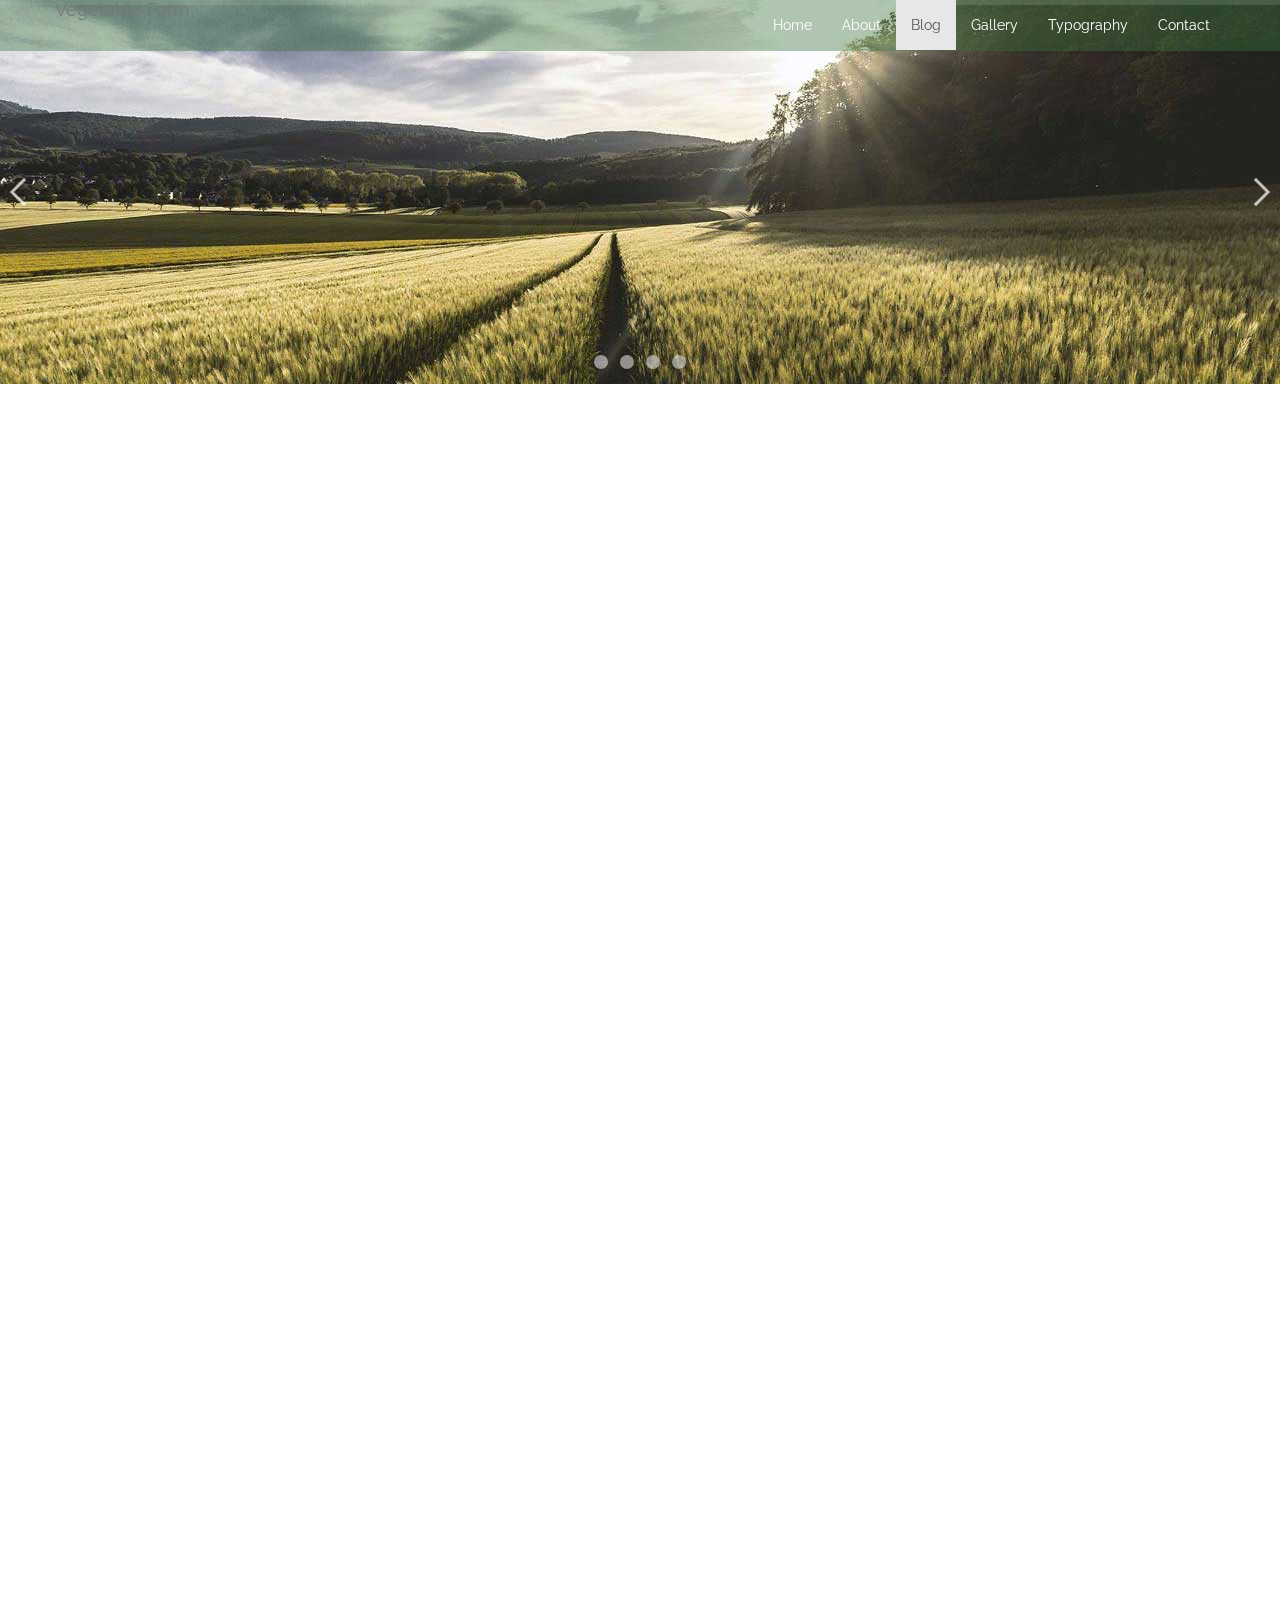
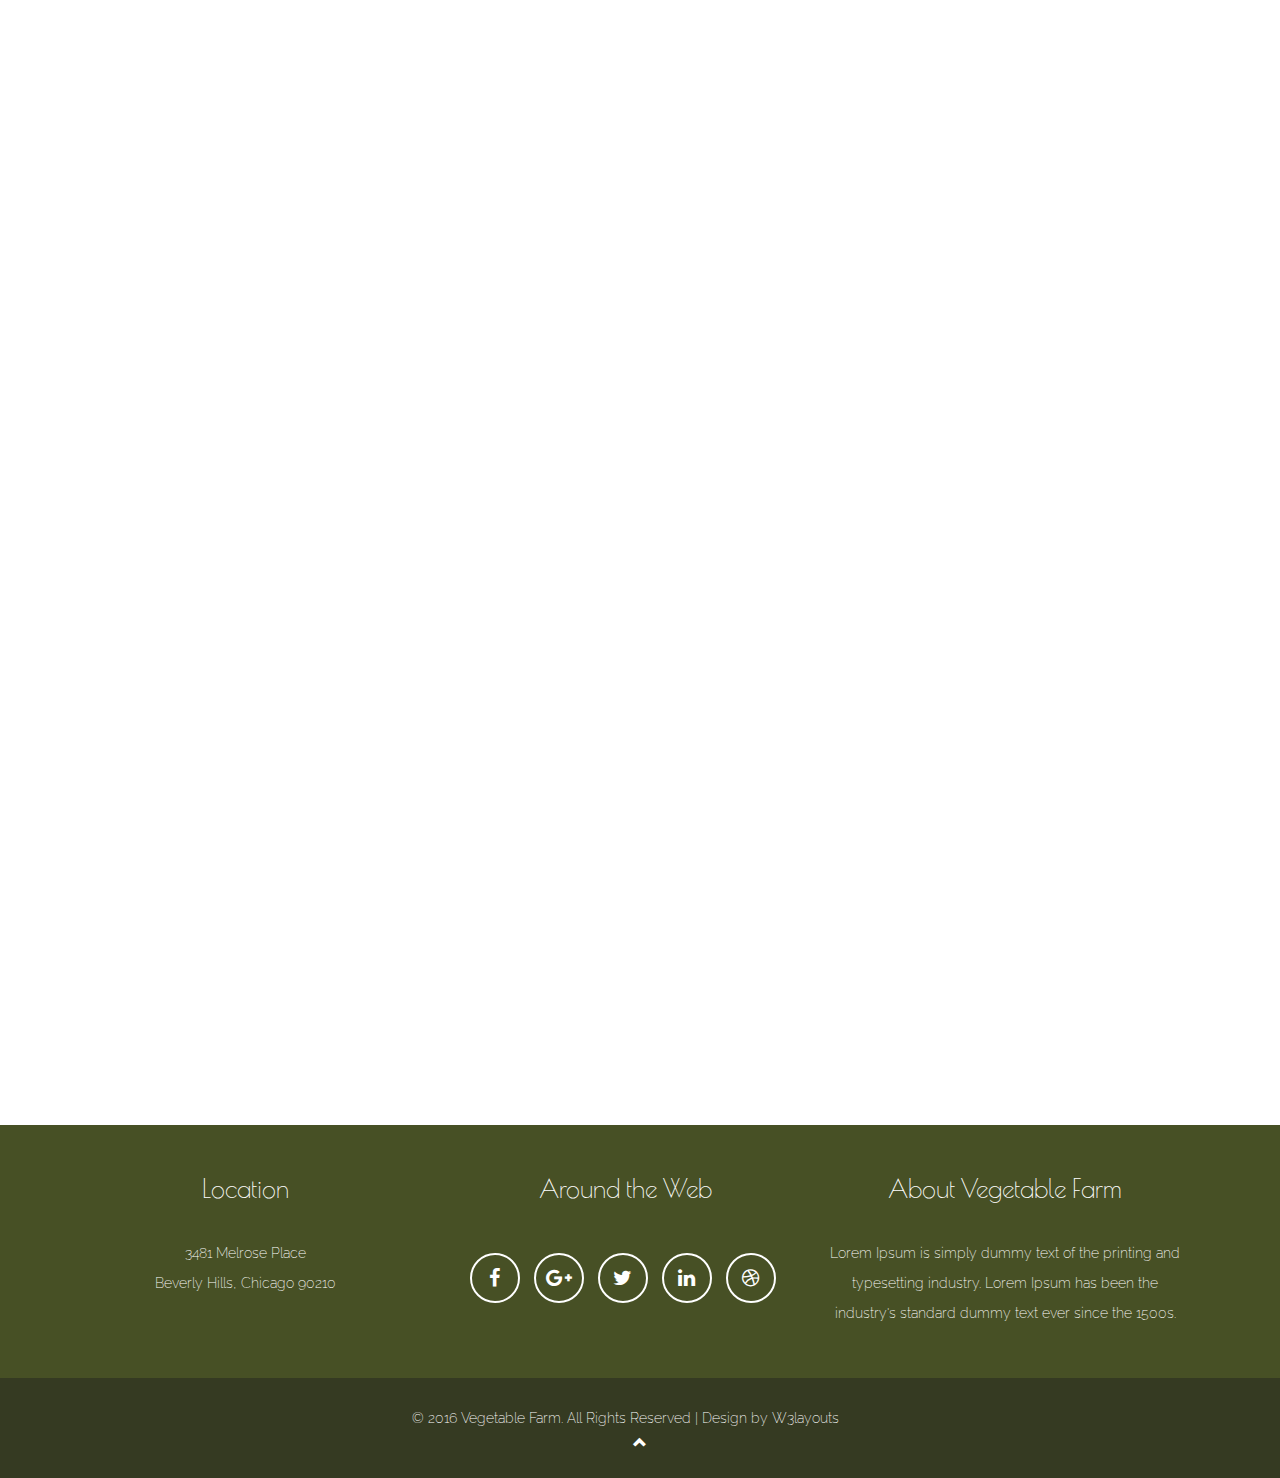
<file: blog.html>
<!--Author: W3layouts
Author URL: http://w3layouts.com
License: Creative Commons Attribution 3.0 Unported
License URL: http://creativecommons.org/licenses/by/3.0/
-->
<!DOCTYPE html>
<html lang="en">
<head>
<title>Vegetable Farm An Agriculture Category Flat bootstrap Responsive  Website Template | Blog :: w3layouts</title>
<meta name="viewport" content="width=device-width, initial-scale=1">
<meta http-equiv="Content-Type" content="text/html; charset=utf-8" />
<meta name="keywords" content="Vegetable Farm Responsive web template, Bootstrap Web Templates, Flat Web Templates, Android Compatible web template, 
Smartphone Compatible web template, free webdesigns for Nokia, Samsung, LG, SonyEricsson, Motorola web design" />
<!-- css links -->
<link href="css/bootstrap.min.css" rel="stylesheet" type="text/css" media="all" />
<link href="css/font-awesome.min.css" rel="stylesheet" type="text/css" media="all" />
<link href="css/typo.css" rel="stylesheet" type="text/css" media="all" />
<link href="css/hoverex-all.css" rel="stylesheet" type="text/css" media="all" />
<link href="css/inner.css" rel="stylesheet" type="text/css" media="all" />
<link href="css/pogo-slider.min.css" rel="stylesheet" type="text/css" media="all" />
<link href="css/caption-hover.css" rel="stylesheet" type="text/css" media="all" />
<link href="css/circle-hover.css" rel="stylesheet" type="text/css" media="all" />
<link href="css/slider.css" rel="stylesheet" type="text/css" media="all" />
<link href="css/style.css" rel="stylesheet" type="text/css" media="all" />
<!-- /css links -->
<!-- font files -->
<link href='//fonts.googleapis.com/css?family=Raleway:400,100,200,300,500,600,700,800,900' rel='stylesheet' type='text/css'>
<link href='//fonts.googleapis.com/css?family=Poiret+One' rel='stylesheet' type='text/css'>
<!-- font files -->
<!-- js files  -->
<script src="js/SmoothScroll.min.js"></script>
<script type="text/javascript" src="js/modernizr.custom.js"></script> 
<!-- /js files -->
</head>
<body id="myPage" data-spy="scroll" data-target=".navbar" data-offset="60">
<!-- Fixed navbar -->
    <nav class="navbar navbar-default navbar-fixed-top">
      <div class="container">
        <div class="navbar-header">
          <button type="button" class="navbar-toggle collapsed" data-toggle="collapse" data-target="#navbar" aria-expanded="false" aria-controls="navbar">
            <span class="sr-only">Toggle navigation</span>
            <span class="icon-bar"></span>
            <span class="icon-bar"></span>
            <span class="icon-bar"></span>
          </button>
          <a class="navbar-brand" href="index.html">Vegetable Farm</a>
        </div>
        <div id="navbar" class="navbar-collapse collapse">
			<ul class="nav navbar-nav navbar-right">
				<li><a href="index.html">Home</a></li>
				<li><a href="about.html">About</a></li>
				<li class="active"><a href="blog.html">Blog</a></li>
				<li><a href="gallery.html">Gallery</a></li>
				<li><a href="typo.html">Typography</a></li>
				<li><a href="contact.html">Contact</a></li>
          </ul>
        </div><!--/.nav-collapse -->
      </div>
    </nav>
<!-- /Fixed navbar -->
<!-- banner section -->	
<div class="pogoSlider" id="js-main-slider">
	<div class="pogoSlider-slide" data-transition="barRevealDown" data-duration="1000"  style="background-image:url(images/banner1-1.jpg);">
		<div class="pogoSlider-slide-element">
			<h3>Check Out Our Blog</h3>
		</div>
	</div>
	<div class="pogoSlider-slide" data-transition="blocksReveal" data-duration="1000" style="background-image:url(images/banner2-2.jpg);">
		<div class="pogoSlider-slide-element">
			<h3>Check Out Our Blog</h3>
		</div>
	</div>
	<div class="pogoSlider-slide" data-transition="barRevealDown" data-duration="1000" style="background-image:url(images/banner3-3.jpg);">
		<div class="pogoSlider-slide-element">
			<h3>Check Out Our Blog</h3>
		</div>
	</div>
	<div class="pogoSlider-slide" data-transition="blocksReveal" data-duration="1000"  style="background-image:url(images/banner4-4.jpg);">
		<div class="pogoSlider-slide-element">
			<h3>Check Out Our Blog</h3>
		</div>
	</div>
</div>
<!-- /banner section -->
<!-- blog content -->
<section class="blog-w3ls">
	<div class="container">
		<h3 class="text-center slideanim">Our Blog</h3>
		<p class="text-center slideanim">Lorem Ipsum is simply dummy text of the printing and typesetting industry.</p>
		<div class="row">
			<!-- BLOG POSTS LIST -->
			<div class="col-lg-8 slideanim">
				<!-- Blog Post 1 -->
				<a href="blogpost.html">
					<div class="hover01 column">
						<div>
							<figure><img class="img-responsive" src="images/blog-img1.jpg" alt="Vegetable Farm" title="Vegetable Farm"></figure>
						</div>
					</div>	
				</a>
				<a href="blogpost.html" class="blog-link"><h3 class="ctitle">Vegetable Farm for all.</h3></a>
				<p class="blog-p1"><small>Posted: August 25, 2016.</small> | By: Admin - 3 Comments</p>
				<p class="blog-p2">Lorem Ipsum is simply dummy text of the printing and typesetting industry. Lorem Ipsum has been the industry's standard dummy text ever since the 1500s, when an unknown printer took a galley of type and scrambled it to make a type specimen book.</p>
				<p class="blog-p3"><a href="blogpost.html" class="btn-outline">Read More</a></p>
				<div class="hline"></div>
				<div class="spacing"></div>
		 		
				<!-- Blog Post 2 -->
				<a href="blogpost.html">
					<div class="hover01 column">
						<div>
							<figure><img class="img-responsive" src="images/blog-img2.jpg" alt="Vegetable Farm" title="Vegetable Farm"></figure>
						</div>
					</div>
				</a>
				<a href="blogpost.html" class="blog-link"><h3 class="ctitle">Vegetable Farm, You'll Love it.</h3></a>
				<p class="blog-p1"><small>Posted: August 27, 2016.</small> | By: Admin - 3 Comments</p>
				<p class="blog-p2">Lorem Ipsum is simply dummy text of the printing and typesetting industry. Lorem Ipsum has been the industry's standard dummy text ever since the 1500s, when an unknown printer took a galley of type and scrambled it to make a type specimen book.</p>
				<p class="blog-p3"><a href="blogpost.html" class="btn-outline">Read More</a></p>
				<div class="hline"></div>
				<div class="spacing"></div>
		 		
				<!-- Blog Post 3 -->
				<a href="blogpost.html">
					<div class="hover01 column">
						<div>
							<figure><img class="img-responsive" src="images/blog-img3.jpg" alt="Vegetable Farm" title="Vegetable Farm"></figure>
						</div>
					</div>
				</a>
				<a href="blogpost.html" class="blog-link"><h3 class="ctitle">Vegetable Farm, New & Improved.</h3></a>
				<p class="blog-p1"><small>Posted: August 29, 2016.</small> | By: Admin - 3 Comments</p>
				<p class="blog-p2">Lorem Ipsum is simply dummy text of the printing and typesetting industry. Lorem Ipsum has been the industry's standard dummy text ever since the 1500s, when an unknown printer took a galley of type and scrambled it to make a type specimen book.</p>
				<p class="blog-p3"><a href="blogpost.html" class="btn-outline">Read More</a></p>
				<div class="hline"></div>
			</div><!-- /col-lg-8 -->
	 		
			<!-- SIDEBAR -->
			<div class="col-lg-4 slideanim">
				<h4>Search</h4>
				<div class="hline"></div>
				<form action="#" method="post">
					<div class="input-group">
						<input type="text" class="form-control" id="search" name="search" placeholder="Search Here" required/>
						<span class="input-group-btn">
							<button class="btn btn-default" type="submit"><i class="fa fa-search"></i></button>
						</span>
					</div>
				</form>	
				<div class="spacing"></div>
				<h4>Categories</h4>
				<div class="hline"></div>
				<p class="blog-p4"><a href="#"><i class="fa fa-angle-right"></i> Fertilizers</a> <span class="badge badge-theme pull-right">9</span></p>
				<p class="blog-p4"><a href="#"><i class="fa fa-angle-right"></i> Crop Rotation</a> <span class="badge badge-theme pull-right">3</span></p>
				<p class="blog-p4"><a href="#"><i class="fa fa-angle-right"></i> Weed Removal</a> <span class="badge badge-theme pull-right">11</span></p>
				<p class="blog-p4"><a href="#"><i class="fa fa-angle-right"></i> Breeding</a> <span class="badge badge-theme pull-right">5</span></p>
				<p class="blog-p4"><a href="#"><i class="fa fa-angle-right"></i> Fencing</a> <span class="badge badge-theme pull-right">7</span></p>
				<p class="blog-p4"><a href="#"><i class="fa fa-angle-right"></i> Ranching</a> <span class="badge badge-theme pull-right">12</span></p>
				<div class="spacing"></div>
				<h4>Recent Posts</h4>
				<div class="hline"></div>
				<ul class="popular-posts">
					<li>
						<a href="blogpost.html">
							<img src="images/blog-small1.jpg" alt="Popular Post">
						</a>
						<p class="blog-p5"><a href="blogpost.html">Lorem ipsum dolor sit amet consectetur adipiscing elit</a></p>
						<em>Posted on 08/21/16</em>
					</li>
					<li>
						<a href="blogpost.html">
							<img src="images/blog-small2.jpg" alt="Popular Post">
						</a>
						<p class="blog-p5"><a href="blogpost.html">Lorem ipsum dolor sit amet consectetur adipiscing elit</a></p>
						<em>Posted on 09/01/16</em>
					</li>
					<li>
						<a href="blogpost.html">
							<img src="images/blog-small3.jpg" alt="Popular Post">
						</a>
						<p class="blog-p5"><a href="blogpost.html">Lorem ipsum dolor sit amet consectetur adipiscing elit</a></p>
						<em>Posted on 9/16/16</em>
					</li>
					<li>
						<a href="blogpost.html">
							<img src="images/blog-small4.jpg" alt="Popular Post">
						</a>
						<p class="blog-p5"><a href="blogpost.html">Lorem ipsum dolor sit amet consectetur adipiscing elit</a></p>
						<em>Posted on 10/16/16</em>
					</li>
				</ul>
				<div class="spacing"></div>
				<h4>Popular Tags</h4>
				<div class="hline"></div>
				<p class="blog-p6">
					<a class="btn btn-theme" href="#" role="button">Fertilizers</a>
					<a class="btn btn-theme" href="#" role="button">Crop Rotation</a>
					<a class="btn btn-theme" href="#" role="button">Weed Removal</a>
					<a class="btn btn-theme" href="#" role="button">Breeding</a>
					<a class="btn btn-theme" href="#" role="button">Fencing</a>
					<a class="btn btn-theme" href="#" role="button">Ranching</a>
					<a class="btn btn-theme" href="#" role="button">Arboriculture</a>
					<a class="btn btn-theme" href="#" role="button">Turf management</a>
					<a class="btn btn-theme" href="#" role="button">Floriculture</a>
					<a class="btn btn-theme" href="#" role="button">Landscape horticulture</a>
					<a class="btn btn-theme" href="#" role="button">Olericulture</a>
					<a class="btn btn-theme" href="#" role="button">Pomology</a>		            	
					<a class="btn btn-theme" href="#" role="button">Viticulture</a>		            	
					<a class="btn btn-theme" href="#" role="button">Oenology</a>		            	
				</p>
			</div>
		</div><!-- /row -->
	</div><!-- /container -->
</section>	
<!-- Footer -->
<footer class="text-center">
    <div class="footer-above">
        <div class="container">
            <div class="row">
                <div class="footer-col col-md-4">
                    <h4>Location</h4>
                    <p>3481 Melrose Place<br>Beverly Hills, Chicago 90210</p>
                </div>
                <div class="footer-col col-md-4">
                    <h4>Around the Web</h4>
                    <ul class="list-inline">
                        <li>
                            <a href="#" class="btn-social btn-outline"><i class="fa fa-fw fa-facebook"></i></a>
                        </li>
                        <li>
                            <a href="#" class="btn-social btn-outline"><i class="fa fa-fw fa-google-plus"></i></a>
                        </li>
                        <li>
                            <a href="#" class="btn-social btn-outline"><i class="fa fa-fw fa-twitter"></i></a>
                        </li>
                        <li>
                            <a href="#" class="btn-social btn-outline"><i class="fa fa-fw fa-linkedin"></i></a>
                        </li>
                        <li>
                            <a href="#" class="btn-social btn-outline"><i class="fa fa-fw fa-dribbble"></i></a>
                        </li>
                    </ul>
                </div>
                <div class="footer-col col-md-4">
                    <h4>About Vegetable Farm</h4>
                    <p>Lorem Ipsum is simply dummy text of the printing and typesetting industry. Lorem Ipsum has been the industry's standard dummy text ever since the 1500s.</p>
                </div>
            </div>
        </div>
	</div>
    <div class="footer-below">
        <div class="container">
            <div class="row">
                <div class="col-lg-12">
                    <p>© 2016 Vegetable Farm. All Rights Reserved | Design by <a href="https://w3layouts.com/" target="_blank">W3layouts</a></p>
                </div>
            </div>
        </div>
		<a href="#myPage" title="To Top">
			<span class="glyphicon glyphicon-chevron-up"></span>
		</a>
    </div>
</footer>
<!-- js files -->
<script src="js/jquery.min.js"></script>
<script src="js/bootstrap.min.js"></script>
<script src="js/classie.js"></script>
<script src="js/TweenMax.min.js"></script>
<script src="js/index2.js"></script>
<script src="js/jquery.pogo-slider.min.js"></script>
<script src="js/main2.js"></script>
<script>
$(document).ready(function(){
  // Add smooth scrolling to all links in navbar + footer link
  $(".navbar a, footer a[href='#myPage']").on('click', function(event) {

  // Store hash
  var hash = this.hash;

  // Using jQuery's animate() method to add smooth page scroll
  // The optional number (900) specifies the number of milliseconds it takes to scroll to the specified area
  $('html, body').animate({
    scrollTop: $(hash).offset().top
  }, 900, function(){

    // Add hash (#) to URL when done scrolling (default click behavior)
    window.location.hash = hash;
    });
  });
})
</script>
<script>
$(window).scroll(function() {
  $(".slideanim").each(function(){
    var pos = $(this).offset().top;

    var winTop = $(window).scrollTop();
    if (pos < winTop + 600) {
      $(this).addClass("slide");
    }
  });
});
</script>

<script src="js/retina-1.1.0.js"></script>
<script src="js/jquery.hoverdir.js"></script>
<script src="js/jquery.hoverex.min.js"></script>
<script src="js/jquery.isotope.min.js"></script>
<!-- /js files -->
</body>
</html>
</file>
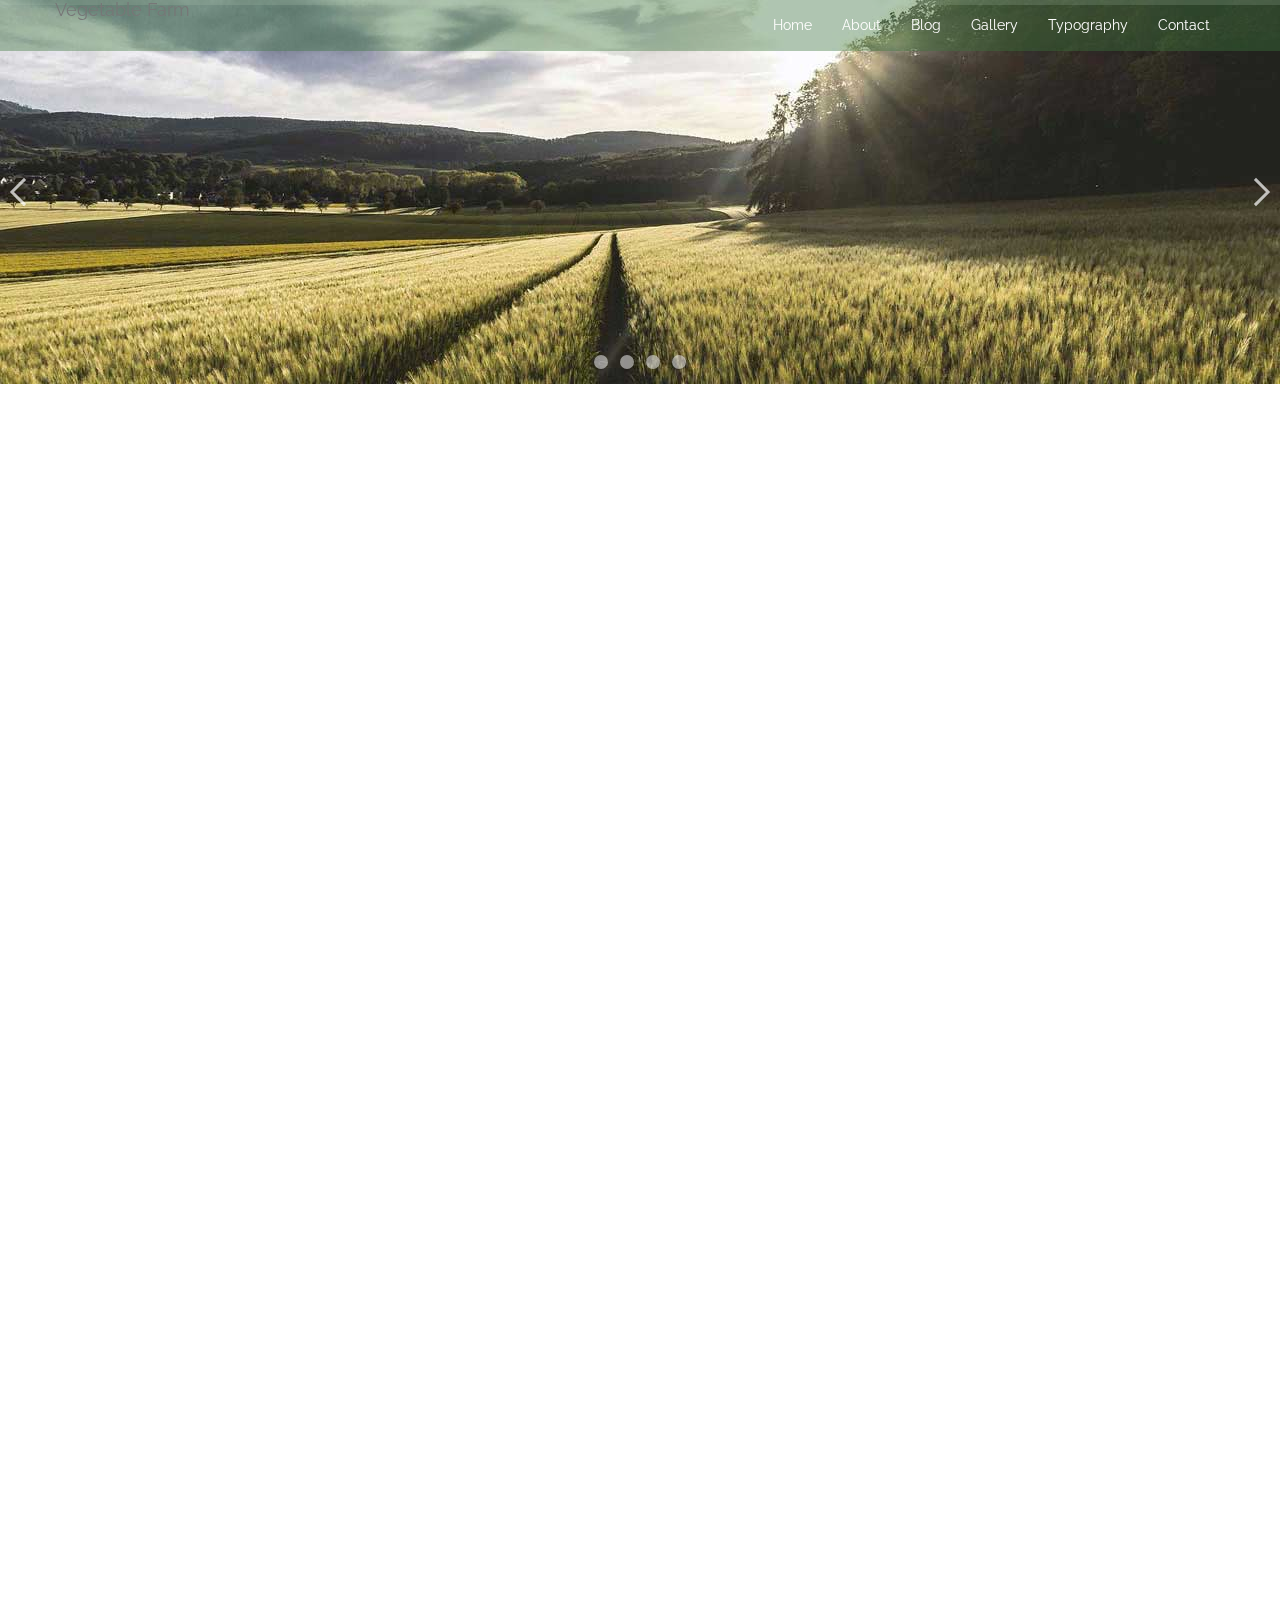
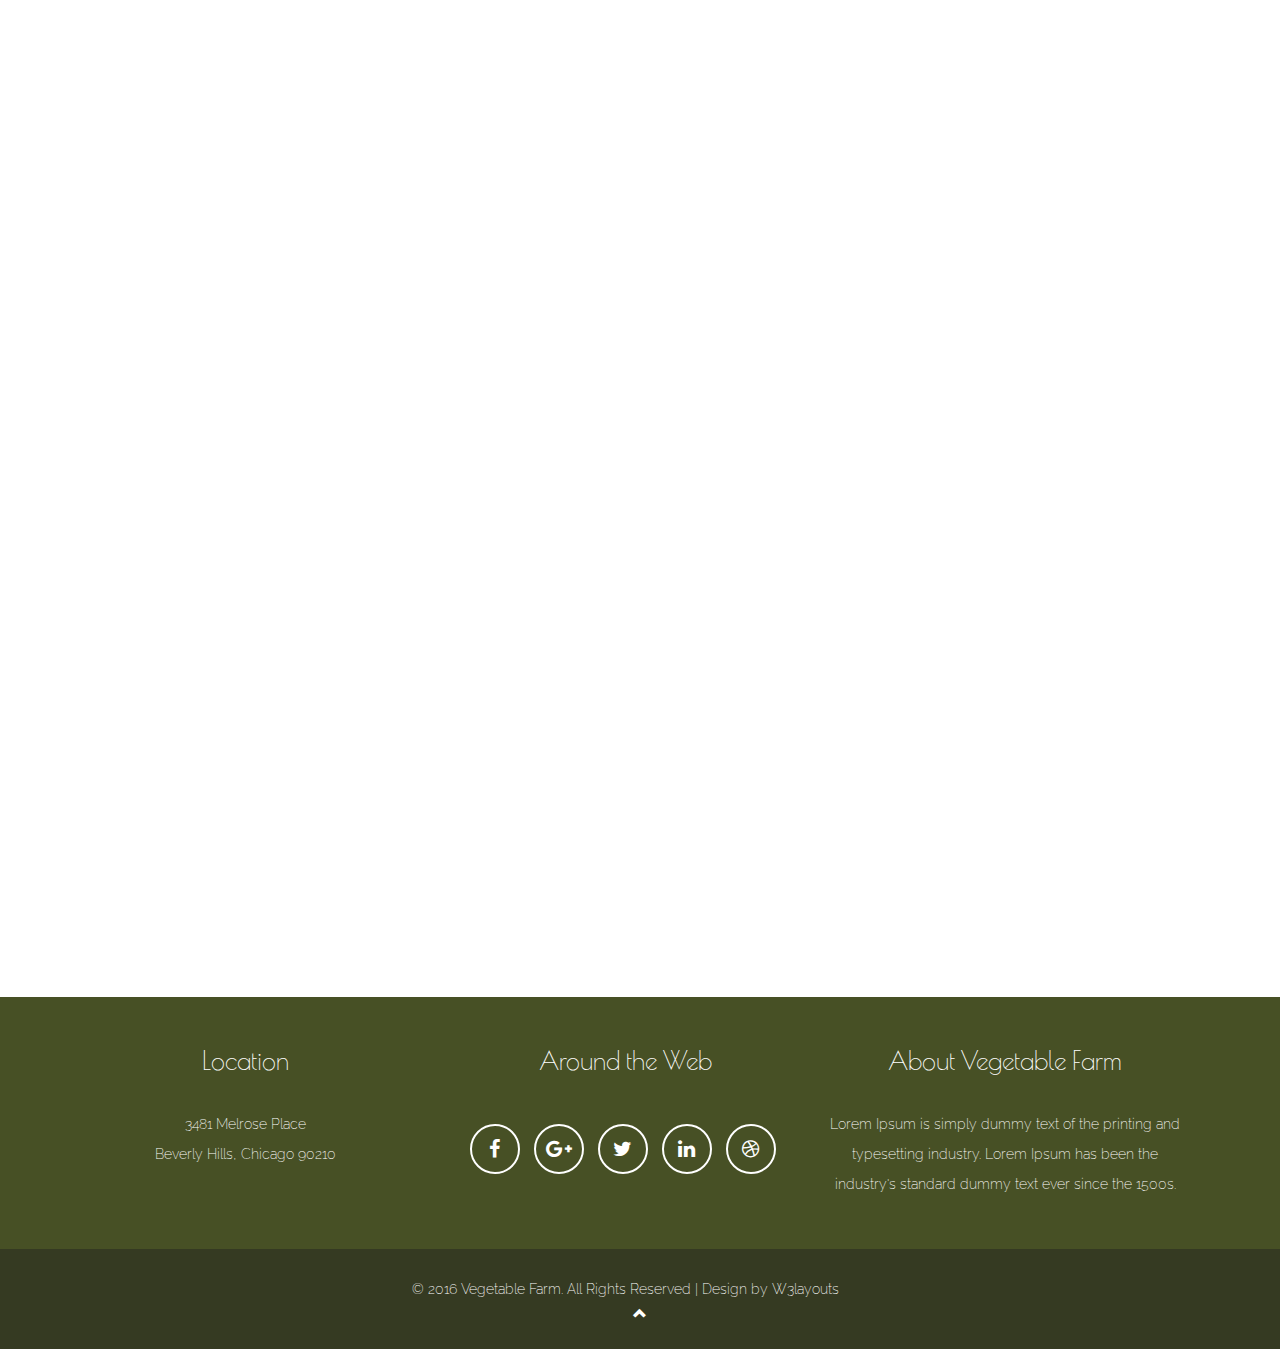
<file: blogpost.html>
<!--Author: W3layouts
Author URL: http://w3layouts.com
License: Creative Commons Attribution 3.0 Unported
License URL: http://creativecommons.org/licenses/by/3.0/
-->
<!DOCTYPE html>
<html lang="en">
<head>
<title>Vegetable Farm An Agriculture Category Flat bootstrap Responsive  Website Template | Blogpost :: w3layouts</title>
<meta name="viewport" content="width=device-width, initial-scale=1">
<meta http-equiv="Content-Type" content="text/html; charset=utf-8" />
<meta name="keywords" content="Vegetable Farm Responsive web template, Bootstrap Web Templates, Flat Web Templates, Android Compatible web template, 
Smartphone Compatible web template, free webdesigns for Nokia, Samsung, LG, SonyEricsson, Motorola web design" />
<!-- css links -->
<link href="css/bootstrap.min.css" rel="stylesheet" type="text/css" media="all" />
<link href="css/font-awesome.min.css" rel="stylesheet" type="text/css" media="all" />
<link href="css/typo.css" rel="stylesheet" type="text/css" media="all" />
<link href="css/hoverex-all.css" rel="stylesheet" type="text/css" media="all" />
<link href="css/inner.css" rel="stylesheet" type="text/css" media="all" />
<link href="css/pogo-slider.min.css" rel="stylesheet" type="text/css" media="all" />
<link href="css/caption-hover.css" rel="stylesheet" type="text/css" media="all" />
<link href="css/circle-hover.css" rel="stylesheet" type="text/css" media="all" />
<link href="css/slider.css" rel="stylesheet" type="text/css" media="all" />
<link href="css/style.css" rel="stylesheet" type="text/css" media="all" />
<!-- /css links -->
<!-- font files -->
<link href='//fonts.googleapis.com/css?family=Raleway:400,100,200,300,500,600,700,800,900' rel='stylesheet' type='text/css'>
<link href='//fonts.googleapis.com/css?family=Poiret+One' rel='stylesheet' type='text/css'>
<!-- font files -->
<!-- js files  -->
<script src="js/SmoothScroll.min.js"></script>
<script type="text/javascript" src="js/modernizr.custom.js"></script> 
<!-- /js files -->
</head>
<body id="myPage" data-spy="scroll" data-target=".navbar" data-offset="60">
<!-- Fixed navbar -->
    <nav class="navbar navbar-default navbar-fixed-top">
      <div class="container">
        <div class="navbar-header">
          <button type="button" class="navbar-toggle collapsed" data-toggle="collapse" data-target="#navbar" aria-expanded="false" aria-controls="navbar">
            <span class="sr-only">Toggle navigation</span>
            <span class="icon-bar"></span>
            <span class="icon-bar"></span>
            <span class="icon-bar"></span>
          </button>
          <a class="navbar-brand" href="index.html">Vegetable Farm</a>
        </div>
        <div id="navbar" class="navbar-collapse collapse">
			<ul class="nav navbar-nav navbar-right">
				<li><a href="index.html">Home</a></li>
				<li><a href="about.html">About</a></li>
				<li><a href="blog.html">Blog</a></li>
				<li><a href="gallery.html">Gallery</a></li>
				<li><a href="typo.html">Typography</a></li>
				<li><a href="contact.html">Contact</a></li>
          </ul>
        </div><!--/.nav-collapse -->
      </div>
    </nav>
<!-- /Fixed navbar -->
<!-- banner section -->	
<div class="pogoSlider" id="js-main-slider">
	<div class="pogoSlider-slide" data-transition="barRevealDown" data-duration="1000"  style="background-image:url(images/banner1-1.jpg);">
		<div class="pogoSlider-slide-element">
			<h3>Read Our Blog Posts</h3>
		</div>
	</div>
	<div class="pogoSlider-slide" data-transition="blocksReveal" data-duration="1000" style="background-image:url(images/banner2-2.jpg);">
		<div class="pogoSlider-slide-element">
			<h3>Read Our Blog Posts</h3>
		</div>
	</div>
	<div class="pogoSlider-slide" data-transition="barRevealDown" data-duration="1000" style="background-image:url(images/banner3-3.jpg);">
		<div class="pogoSlider-slide-element">
			<h3>Read Our Blog Posts</h3>
		</div>
	</div>
	<div class="pogoSlider-slide" data-transition="blocksReveal" data-duration="1000"  style="background-image:url(images/banner4-4.jpg);">
		<div class="pogoSlider-slide-element">
			<h3>Read Our Blog Posts</h3>
		</div>
	</div>
</div>
<!-- /banner section -->
<!-- BLOG CONTENT -->
<section class="blogpost-w3ls">
	<div class="container">
		<h3 class="text-center slideanim">More Info On Blog Post</h3>
		<p class="text-center slideanim">Lorem Ipsum is simply dummy text of the printing and typesetting industry.</p>
		<div class="row">
			<!-- SINGLE POST -->
			<div class="col-lg-8 slideanim">
				<!-- Blog Post 1 -->
				
					<div class="hover01 column">
						<div>
							<figure><img class="img-responsive" src="images/blog-img1.jpg" alt="vegetable-farm"></figure>
						</div>
					</div>
				
				<a href="blogpost.html"><h3 class="ctitle">Vegetable Farm for all.</h3></a>
				<p class="blog-p1"><small>Posted: April 25, 2014.</small> | By: Admin - 3 Comments</p>
				<p class="blog-p2"><b>Lorem Ipsum</b> is simply dummy text of the printing and typesetting industry. Lorem Ipsum has been the industry's standard dummy text ever since the 1500s, when an unknown printer took a galley of type and scrambled it to make a type specimen book.It has survived not only five centuries, but also the leap into electronic typesetting, remaining essentially unchanged. It was popularised in the 1960s with the release of Letraset sheets containing Lorem Ipsum passages.</p>
	
				<h4>Why do we use it?</h4>
				
				<p class="blog-p2">It is a long established fact that a reader will be distracted by the readable content of a page when looking at its layout. The point of using Lorem Ipsum is that it has a more-or-less normal distribution of letters, as opposed to using 'Content here, content here', making it look like readable English.</p>
				<blockquote>Many desktop publishing packages and web page editors now use Lorem Ipsum as their default model text, and a search for 'lorem ipsum' will uncover many web sites still in their infancy. Various versions have evolved over the years, sometimes by accident, sometimes on purpose (injected humour and the like).</blockquote>
				<p class="blog-p2">There are many variations of passages of Lorem Ipsum available, but the majority have suffered alteration in some form, by injected humour, or randomised words which don't look even slightly believable.</p>
				<div class="spacing"></div>
				<h4>SHARE:</h4>
				<ul class="list-inline">
                    <li>
                        <a href="#" class="btn-social"><i class="fa fa-fw fa-facebook"></i></a>
                    </li>
                    <li>
                        <a href="#" class="btn-social"><i class="fa fa-fw fa-google-plus"></i></a>
					</li>
                    <li>
                        <a href="#" class="btn-social"><i class="fa fa-fw fa-twitter"></i></a>
                    </li>
                    <li>
                        <a href="#" class="btn-social"><i class="fa fa-fw fa-linkedin"></i></a>
                    </li>
					<li>
                        <a href="#" class="btn-social"><i class="fa fa-fw fa-dribbble"></i></a>
                    </li>
                </ul>
				 <!-- Comments Form -->
                <div class="comment-w3ls">
					<div class="well">
						<h4>Leave a Comment:</h4>
						<form action="#" method="post">
							<div class="form-group">
								<textarea class="form-control" rows="3">Leave a Comment</textarea>
							</div>
							<button type="submit" class="btn-outline">Submit</button>
						</form>
					</div>
				</div>
                <hr>

                <!-- Posted Comments -->
				<div class="comment-agile">
					<!-- Comment -->
					<div class="media">
						<a class="pull-left" href="#">
							<div class="hover01 column">
								<div>
									<figure><img class="media-object" src="images/comment-img1.jpg" alt="vegetable-farm"></figure>
								</div>
							</div>
						</a>
						<div class="media-body">
							<h4 class="media-heading">Kate Winslet 
								<small>August 25, 2016 at 9:30 PM</small>
							</h4>
							<p class="blogpost-p2">Cras sit amet nibh libero, in gravida nulla. Nulla vel metus scelerisque ante sollicitudin commodo. Cras purus odio, vestibulum in vulputate at, tempus viverra turpis. Fusce condimentum nunc ac nisi vulputate fringilla. Donec lacinia congue felis in faucibus.</p>
						</div>
					</div>

					<!-- Comment -->
					<div class="media">
						<a class="pull-left" href="#">
							<div class="hover01 column">
								<div>
									<figure><img class="media-object" src="images/comment-img2.jpg" alt="vegetable-farm"></figure>
								</div>
							</div>
						</a>
						<div class="media-body">
							<h4 class="media-heading">Britney Spears
								<small>August 27, 2016 at 9:30 PM</small>
							</h4>
							<p class="blogpost-p2">Cras sit amet nibh libero, in gravida nulla. Nulla vel metus scelerisque ante sollicitudin commodo. Cras purus odio, vestibulum in vulputate at, tempus viverra turpis. Fusce condimentum nunc ac nisi vulputate fringilla. Donec lacinia congue felis in faucibus.</p>
							<!-- Nested Comment -->
							<div class="media">
								<a class="pull-left" href="#">
									<div class="hover01 column">
										<div>
											<figure><img class="media-object" src="images/comment-img3.jpg" alt="vegetable-farm"></figure>
										</div>
									</div>
								</a>
								<div class="media-body">
									<h4 class="media-heading">Lady Gaga
										<small>August 30, 2016 at 9:30 PM</small>
									</h4>
									<p class="blogpost-p2">Cras sit amet nibh libero, in gravida nulla. Nulla vel metus scelerisque ante sollicitudin commodo. Cras purus odio, vestibulum in vulputate at, tempus viverra turpis. Fusce condimentum nunc ac nisi vulputate fringilla. Donec lacinia congue felis in faucibus.</p>
								</div>
							</div>
							<!-- End Nested Comment -->
						</div>
					</div>
				</div>

			</div><!-- /col-lg-8 -->
			<!-- SIDEBAR -->
			<div class="col-lg-4 slideanim">
				<h4>Search</h4>
				<div class="hline"></div>
				<form action="#" method="post">
					<div class="input-group">
						<input type="text" name="search" id="search" class="form-control" placeholder="Search Here" required/>
						<span class="input-group-btn">
							<button class="btn btn-default" type="submit"><i class="fa fa-search"></i></button>
						</span>
					</div>
				</form>	
				<div class="spacing"></div>
				<h4>Categories</h4>
				<div class="hline"></div>
				<p class="blog-p4"><a href="#"><i class="fa fa-angle-right"></i> Fertilizers</a> <span class="badge badge-theme pull-right">9</span></p>
				<p class="blog-p4"><a href="#"><i class="fa fa-angle-right"></i> Crop Rotation</a> <span class="badge badge-theme pull-right">3</span></p>
				<p class="blog-p4"><a href="#"><i class="fa fa-angle-right"></i> Weed Removal</a> <span class="badge badge-theme pull-right">11</span></p>
				<p class="blog-p4"><a href="#"><i class="fa fa-angle-right"></i> Breeding</a> <span class="badge badge-theme pull-right">5</span></p>
				<p class="blog-p4"><a href="#"><i class="fa fa-angle-right"></i> Fencing</a> <span class="badge badge-theme pull-right">7</span></p>
				<p class="blog-p4"><a href="#"><i class="fa fa-angle-right"></i> Ranching</a> <span class="badge badge-theme pull-right">12</span></p>
				<div class="spacing"></div>
				<h4>Recent Posts</h4>
				<div class="hline"></div>
				<ul class="popular-posts">
					<li>
						<a href="blogpost.html">
							<img src="images/blog-small1.jpg" alt="Popular Post">
						</a>
						<p class="blog-p5"><a href="blogpost.html">Lorem ipsum dolor sit amet consectetur adipiscing elit</a></p>
						<em>Posted on 08/21/16</em>
					</li>
					<li>
						<a href="blogpost.html">
							<img src="images/blog-small2.jpg" alt="Popular Post">
						</a>
						<p class="blog-p5"><a href="blogpost.html">Lorem ipsum dolor sit amet consectetur adipiscing elit</a></p>
						<em>Posted on 09/01/16</em>
					</li>
					<li>
						<a href="blogpost.html">
							<img src="images/blog-small3.jpg" alt="Popular Post">
						</a>
						<p class="blog-p5"><a href="blogpost.html">Lorem ipsum dolor sit amet consectetur adipiscing elit</a></p>
						<em>Posted on 9/16/16</em>
					</li>
					<li>
						<a href="blogpost.html">
							<img src="images/blog-small4.jpg" alt="Popular Post">
						</a>
						<p class="blog-p5"><a href="blogpost.html">Lorem ipsum dolor sit amet consectetur adipiscing elit</a></p>
						<em>Posted on 10/16/16</em>
					</li>
				</ul>
				<div class="spacing"></div>
				<h4>Popular Tags</h4>
				<div class="hline"></div>
				<p class="blog-p6">
					<a class="btn btn-theme" href="#" role="button">Fertilizers</a>
					<a class="btn btn-theme" href="#" role="button">Crop Rotation</a>
					<a class="btn btn-theme" href="#" role="button">Weed Removal</a>
					<a class="btn btn-theme" href="#" role="button">Breeding</a>
					<a class="btn btn-theme" href="#" role="button">Fencing</a>
					<a class="btn btn-theme" href="#" role="button">Ranching</a>
					<a class="btn btn-theme" href="#" role="button">Arboriculture</a>
					<a class="btn btn-theme" href="#" role="button">Turf management</a>
					<a class="btn btn-theme" href="#" role="button">Floriculture</a>
					<a class="btn btn-theme" href="#" role="button">Landscape horticulture</a>
					<a class="btn btn-theme" href="#" role="button">Olericulture</a>
					<a class="btn btn-theme" href="#" role="button">Pomology</a>		            	
					<a class="btn btn-theme" href="#" role="button">Viticulture</a>		            	
					<a class="btn btn-theme" href="#" role="button">Oenology</a>		            	
				</p>
			</div>
		</div><!-- /row -->
	</div><!-- /container -->
</section>	
<!-- Footer -->
<footer class="text-center">
    <div class="footer-above">
        <div class="container">
            <div class="row">
                <div class="footer-col col-md-4">
                    <h4>Location</h4>
                    <p>3481 Melrose Place<br>Beverly Hills, Chicago 90210</p>
                </div>
                <div class="footer-col col-md-4">
                    <h4>Around the Web</h4>
                    <ul class="list-inline">
                        <li>
                            <a href="#" class="btn-social btn-outline"><i class="fa fa-fw fa-facebook"></i></a>
                        </li>
                        <li>
                            <a href="#" class="btn-social btn-outline"><i class="fa fa-fw fa-google-plus"></i></a>
                        </li>
                        <li>
                            <a href="#" class="btn-social btn-outline"><i class="fa fa-fw fa-twitter"></i></a>
                        </li>
                        <li>
                            <a href="#" class="btn-social btn-outline"><i class="fa fa-fw fa-linkedin"></i></a>
                        </li>
                        <li>
                            <a href="#" class="btn-social btn-outline"><i class="fa fa-fw fa-dribbble"></i></a>
                        </li>
                    </ul>
                </div>
                <div class="footer-col col-md-4">
                    <h4>About Vegetable Farm</h4>
                    <p>Lorem Ipsum is simply dummy text of the printing and typesetting industry. Lorem Ipsum has been the industry's standard dummy text ever since the 1500s.</p>
                </div>
            </div>
        </div>
	</div>
    <div class="footer-below">
        <div class="container">
            <div class="row">
                <div class="col-lg-12">
                    <p>© 2016 Vegetable Farm. All Rights Reserved | Design by <a href="https://w3layouts.com/" target="_blank">W3layouts</a></p>
                </div>
            </div>
        </div>
		<a href="#myPage" title="To Top">
			<span class="glyphicon glyphicon-chevron-up"></span>
		</a>
    </div>
</footer>
<!-- js files -->
<script src="js/jquery.min.js"></script>
<script src="js/bootstrap.min.js"></script>
<script src="js/classie.js"></script>
<script src="js/TweenMax.min.js"></script>
<script src="js/index2.js"></script>
<script src="js/jquery.pogo-slider.min.js"></script>
<script src="js/main2.js"></script>
<script>
$(document).ready(function(){
  // Add smooth scrolling to all links in navbar + footer link
  $(".navbar a, footer a[href='#myPage']").on('click', function(event) {

  // Store hash
  var hash = this.hash;

  // Using jQuery's animate() method to add smooth page scroll
  // The optional number (900) specifies the number of milliseconds it takes to scroll to the specified area
  $('html, body').animate({
    scrollTop: $(hash).offset().top
  }, 900, function(){

    // Add hash (#) to URL when done scrolling (default click behavior)
    window.location.hash = hash;
    });
  });
})
</script>
<script>
$(window).scroll(function() {
  $(".slideanim").each(function(){
    var pos = $(this).offset().top;

    var winTop = $(window).scrollTop();
    if (pos < winTop + 600) {
      $(this).addClass("slide");
    }
  });
});
</script>	 
<script src="js/retina-1.1.0.js"></script>
<script src="js/jquery.hoverdir.js"></script>
<script src="js/jquery.hoverex.min.js"></script>
<script src="js/jquery.isotope.min.js"></script>
<!-- /js files -->
</body>
</html>
</file>
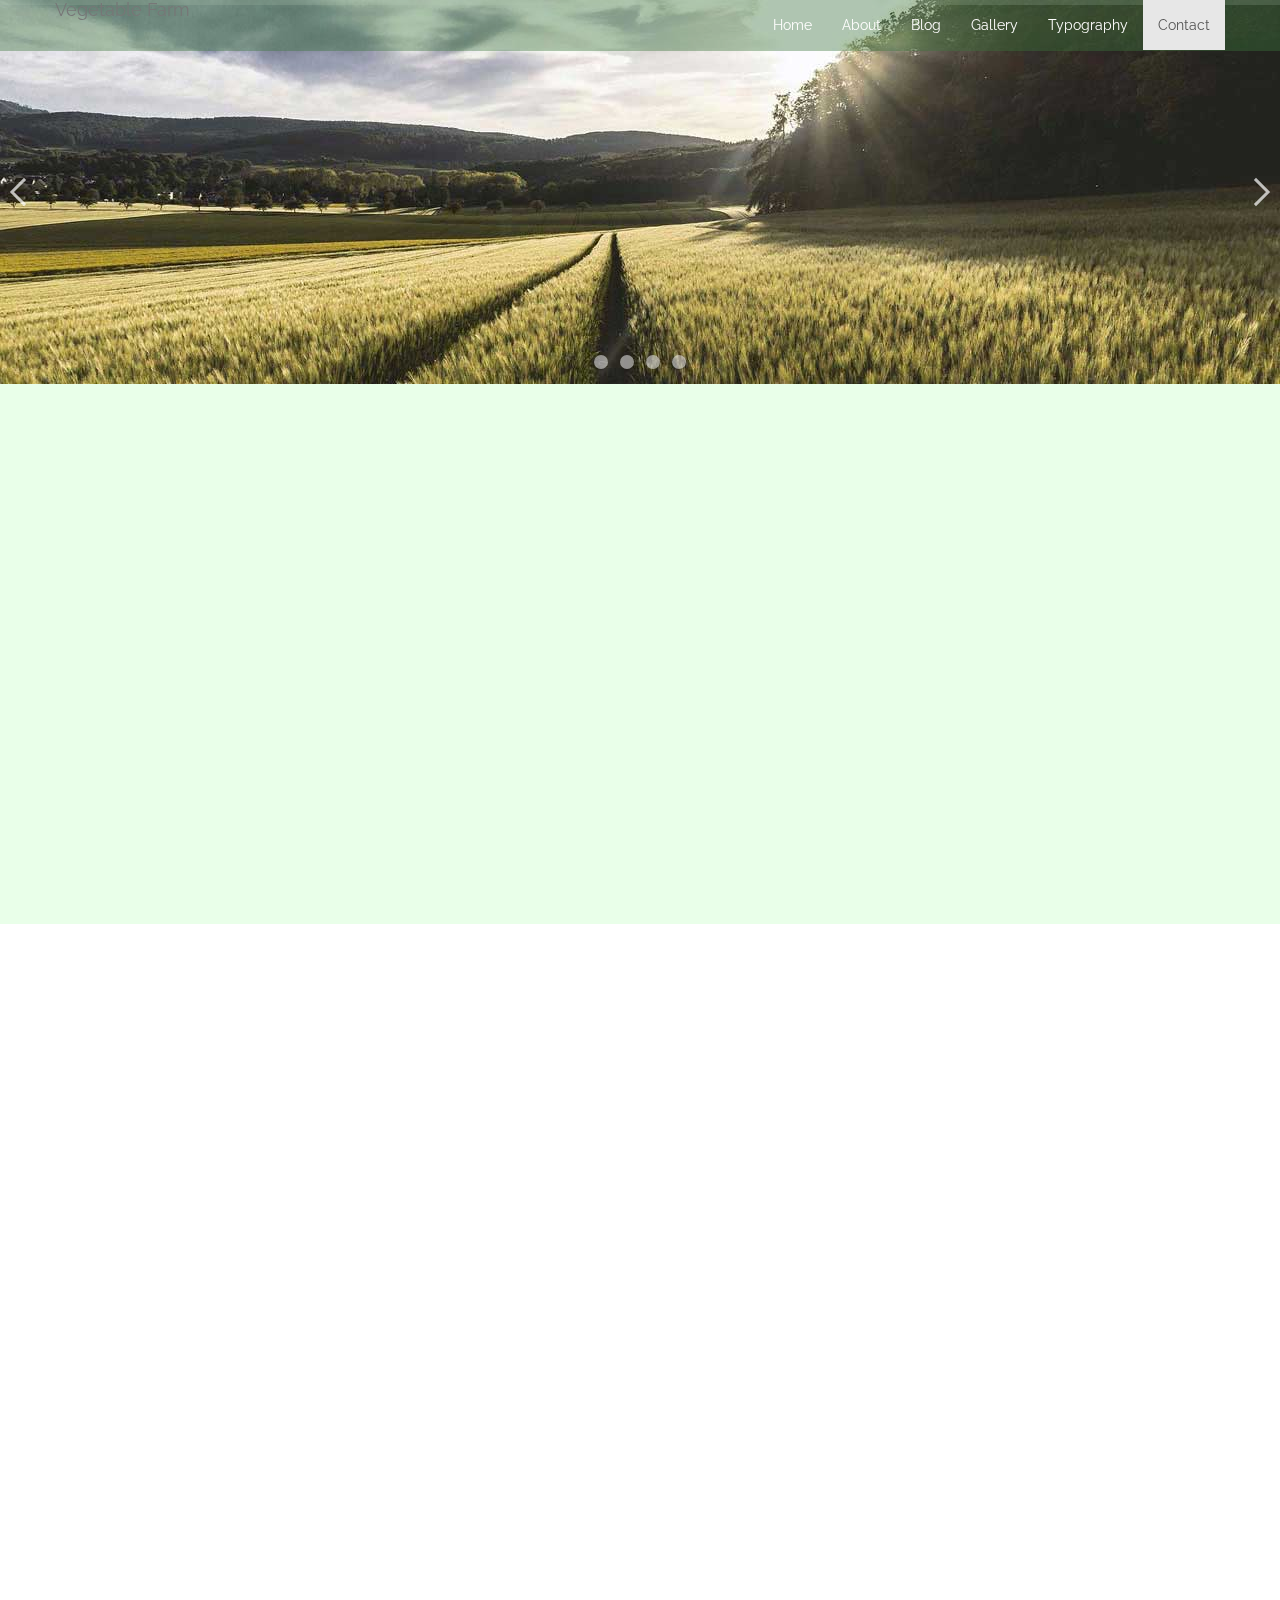
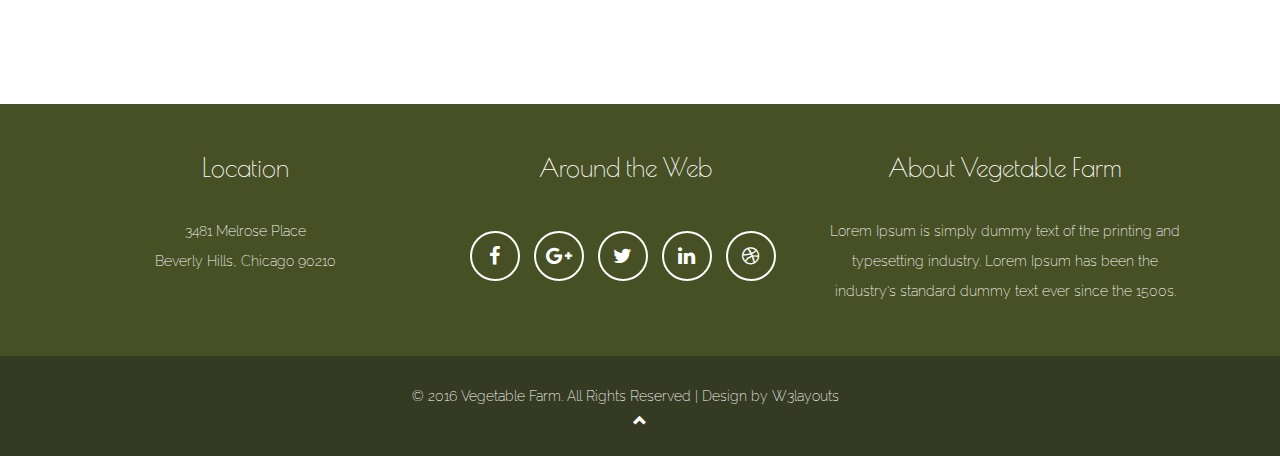
<file: contact.html>
<!--Author: W3layouts
Author URL: http://w3layouts.com
License: Creative Commons Attribution 3.0 Unported
License URL: http://creativecommons.org/licenses/by/3.0/
-->
<!DOCTYPE html>
<html lang="en">
<head>
<title>Vegetable Farm An Agriculture Category Flat bootstrap Responsive  Website Template | Contact :: w3layouts</title>
<meta name="viewport" content="width=device-width, initial-scale=1">
<meta http-equiv="Content-Type" content="text/html; charset=utf-8" />
<meta name="keywords" content="Vegetable Farm Responsive web template, Bootstrap Web Templates, Flat Web Templates, Android Compatible web template, 
Smartphone Compatible web template, free webdesigns for Nokia, Samsung, LG, SonyEricsson, Motorola web design" />
<!-- css links -->
<link href="css/bootstrap.min.css" rel="stylesheet" type="text/css" media="all" />
<link href="css/font-awesome.min.css" rel="stylesheet" type="text/css" media="all" />
<link href="css/typo.css" rel="stylesheet" type="text/css" media="all" />
<link href="css/hoverex-all.css" rel="stylesheet" type="text/css" media="all" />
<link href="css/inner.css" rel="stylesheet" type="text/css" media="all" />
<link href="css/pogo-slider.min.css" rel="stylesheet" type="text/css" media="all" />
<link href="css/caption-hover.css" rel="stylesheet" type="text/css" media="all" />
<link href="css/circle-hover.css" rel="stylesheet" type="text/css" media="all" />
<link href="css/slider.css" rel="stylesheet" type="text/css" media="all" />
<link href="css/style.css" rel="stylesheet" type="text/css" media="all" />
<!-- /css links -->
<!-- font files -->
<link href='//fonts.googleapis.com/css?family=Raleway:400,100,200,300,500,600,700,800,900' rel='stylesheet' type='text/css'>
<link href='//fonts.googleapis.com/css?family=Poiret+One' rel='stylesheet' type='text/css'>
<!-- font files -->
<!-- js files  -->
<script src="js/SmoothScroll.min.js"></script>
<script type="text/javascript" src="js/modernizr.custom.js"></script> 
<!-- /js files -->
</head>
<body id="myPage" data-spy="scroll" data-target=".navbar" data-offset="60">
<!-- Fixed navbar -->
    <nav class="navbar navbar-default navbar-fixed-top">
      <div class="container">
        <div class="navbar-header">
          <button type="button" class="navbar-toggle collapsed" data-toggle="collapse" data-target="#navbar" aria-expanded="false" aria-controls="navbar">
            <span class="sr-only">Toggle navigation</span>
            <span class="icon-bar"></span>
            <span class="icon-bar"></span>
            <span class="icon-bar"></span>
          </button>
          <a class="navbar-brand" href="index.html">Vegetable Farm</a>
        </div>
        <div id="navbar" class="navbar-collapse collapse">
			<ul class="nav navbar-nav navbar-right">
				<li><a href="index.html">Home</a></li>
				<li><a href="about.html">About</a></li>
				<li><a href="blog.html">Blog</a></li>
				<li><a href="gallery.html">Gallery</a></li>
				<li><a href="typo.html">Typography</a></li>
				<li class="active"><a href="contact.html">Contact</a></li>
          </ul>
        </div><!--/.nav-collapse -->
      </div>
    </nav>
<!-- /Fixed navbar -->
<!-- banner section -->	
<div class="pogoSlider" id="js-main-slider">
	<div class="pogoSlider-slide" data-transition="barRevealDown" data-duration="1000"  style="background-image:url(images/banner1-1.jpg);">
		<div class="pogoSlider-slide-element">
			<h3>Be In Touch With Us</h3>
		</div>
	</div>
	<div class="pogoSlider-slide" data-transition="blocksReveal" data-duration="1000" style="background-image:url(images/banner2-2.jpg);">
		<div class="pogoSlider-slide-element">
			<h3>Be In Touch With Us</h3>
		</div>
	</div>
	<div class="pogoSlider-slide" data-transition="barRevealDown" data-duration="1000" style="background-image:url(images/banner3-3.jpg);">
		<div class="pogoSlider-slide-element">
			<h3>Be In Touch With Us</h3>
		</div>
	</div>
	<div class="pogoSlider-slide" data-transition="blocksReveal" data-duration="1000"  style="background-image:url(images/banner4-4.jpg);">
		<div class="pogoSlider-slide-element">
			<h3>Be In Touch With Us</h3>
		</div>
	</div>
</div>
<!-- /banner section -->
<!-- Contact -->
<section class="contact-us" id="contact">
	<h3 class="text-center slideanim">Contact Us</h3>
	<p class="text-center slideanim">Lorem Ipsum is simply dummy text of the printing and typesetting industry.</p>
	<div class="container">
		<div class="row">
            <div class="col-md-8 slideanim">
                  <iframe class="googlemaps" src="https://www.google.com/maps/embed?pb=!1m14!1m12!1m3!1d380510.6741687111!2d-88.01234121699822!3d41.83390417061058!2m3!1f0!2f0!3f0!3m2!1i1024!2i768!4f13.1!5e0!3m2!1sen!2sin!4v1455598377120" style="border:0" allowfullscreen></iframe>
            </div>
            <div class="col-md-4 slideanim">
				<h4>Our Contacts :</h4>
                <p><b>Phone</b> : 123.456.7890</p>
                <p><b>Email</b> : <a href="mailto:name@example.com">name@example.com</a></p>
                <p><b>Address</b> : 3481 Melrose Place,Beverly Hills, Chicago 90210.</p>
            </div>
            <div class="clearfix"></div>
        </div>
    </div>
</section>	
<section class="contact-form">
	<h3 class="text-center slideanim">Contact Form</h3>
	<p class="text-center slideanim">Lorem Ipsum is simply dummy text of the printing and typesetting industry.</p>
	<div class="container">
		<div class="row">
			<div class="col-lg-12 slideanim">
				<form action="#" method="post">
					<div class="row">
						<div class="form-group col-lg-4">
							<label>Name</label>
							<input type="text" name="name" class="form-control" placeholder="" required>
						</div>
						<div class="form-group col-lg-4">
							<label>Email Address</label>
							<input type="email" name="email" class="form-control" placeholder="" required>
						</div>
						<div class="form-group col-lg-4">
							<label>Phone Number</label>
							<input type="tel" name="phone" class="form-control" placeholder="" required>
						</div>
						<div class="clearfix"></div>
						<div class="form-group col-lg-12">
							<label>Message</label>
							<textarea name="message" class="form-control" rows="6" placeholder="" required></textarea>
						</div>
						<div class="form-group col-lg-12">
							<button type="submit" class="btn btn-lg btn-outline">Submit</button>
						</div>
					</div>
				</form>
			</div>
		</div>
	</div>
</section>	
<!-- /Contact -->

<!-- Footer -->
<footer class="text-center">
    <div class="footer-above">
        <div class="container">
            <div class="row">
                <div class="footer-col col-md-4">
                    <h4>Location</h4>
                    <p>3481 Melrose Place<br>Beverly Hills, Chicago 90210</p>
                </div>
                <div class="footer-col col-md-4">
                    <h4>Around the Web</h4>
                    <ul class="list-inline">
                        <li>
                            <a href="#" class="btn-social btn-outline"><i class="fa fa-fw fa-facebook"></i></a>
                        </li>
                        <li>
                            <a href="#" class="btn-social btn-outline"><i class="fa fa-fw fa-google-plus"></i></a>
                        </li>
                        <li>
                            <a href="#" class="btn-social btn-outline"><i class="fa fa-fw fa-twitter"></i></a>
                        </li>
                        <li>
                            <a href="#" class="btn-social btn-outline"><i class="fa fa-fw fa-linkedin"></i></a>
                        </li>
                        <li>
                            <a href="#" class="btn-social btn-outline"><i class="fa fa-fw fa-dribbble"></i></a>
                        </li>
                    </ul>
                </div>
                <div class="footer-col col-md-4">
                    <h4>About Vegetable Farm</h4>
                    <p>Lorem Ipsum is simply dummy text of the printing and typesetting industry. Lorem Ipsum has been the industry's standard dummy text ever since the 1500s.</p>
                </div>
            </div>
        </div>
	</div>
    <div class="footer-below">
        <div class="container">
            <div class="row">
                <div class="col-lg-12">
                    <p>© 2016 Vegetable Farm. All Rights Reserved | Design by <a href="https://w3layouts.com/" target="_blank">W3layouts</a></p>
                </div>
            </div>
        </div>
		<a href="#myPage" title="To Top">
			<span class="glyphicon glyphicon-chevron-up"></span>
		</a>
    </div>
</footer>   
<!-- js files -->
<script src="js/jquery.min.js"></script>
<script src="js/bootstrap.min.js"></script>
<script src="js/classie.js"></script>
<script src="js/TweenMax.min.js"></script>
<script src="js/index2.js"></script>
<script src="js/jquery.pogo-slider.min.js"></script>
<script src="js/main2.js"></script>
<script>
$(document).ready(function(){
  // Add smooth scrolling to all links in navbar + footer link
  $(".navbar a, footer a[href='#myPage']").on('click', function(event) {

  // Store hash
  var hash = this.hash;

  // Using jQuery's animate() method to add smooth page scroll
  // The optional number (900) specifies the number of milliseconds it takes to scroll to the specified area
  $('html, body').animate({
    scrollTop: $(hash).offset().top
  }, 900, function(){

    // Add hash (#) to URL when done scrolling (default click behavior)
    window.location.hash = hash;
    });
  });
})
</script>
<script>
$(window).scroll(function() {
  $(".slideanim").each(function(){
    var pos = $(this).offset().top;

    var winTop = $(window).scrollTop();
    if (pos < winTop + 600) {
      $(this).addClass("slide");
    }
  });
});
</script>

<script src="js/retina-1.1.0.js"></script>
<script src="js/jquery.hoverdir.js"></script>
<script src="js/jquery.hoverex.min.js"></script>
<script src="js/jquery.isotope.min.js"></script>
<!-- /js files -->
</body>
</html>
</file>
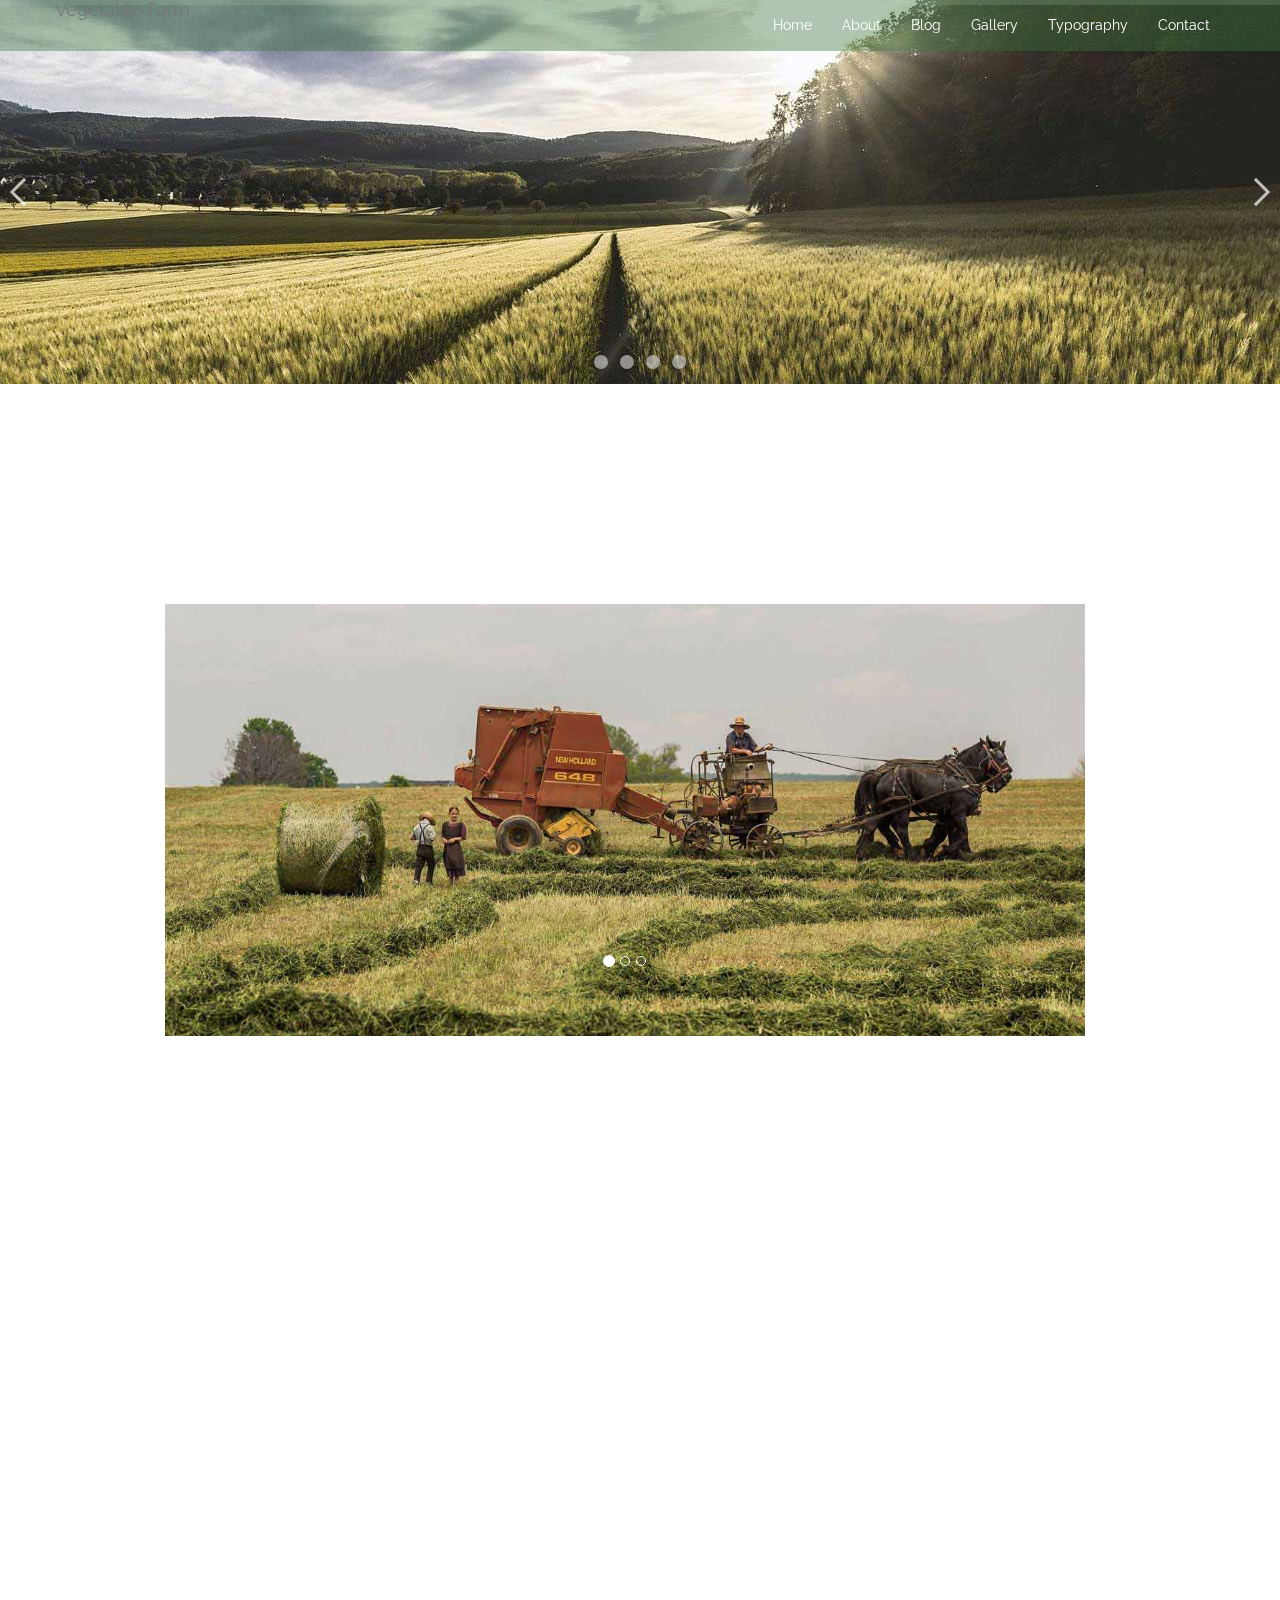
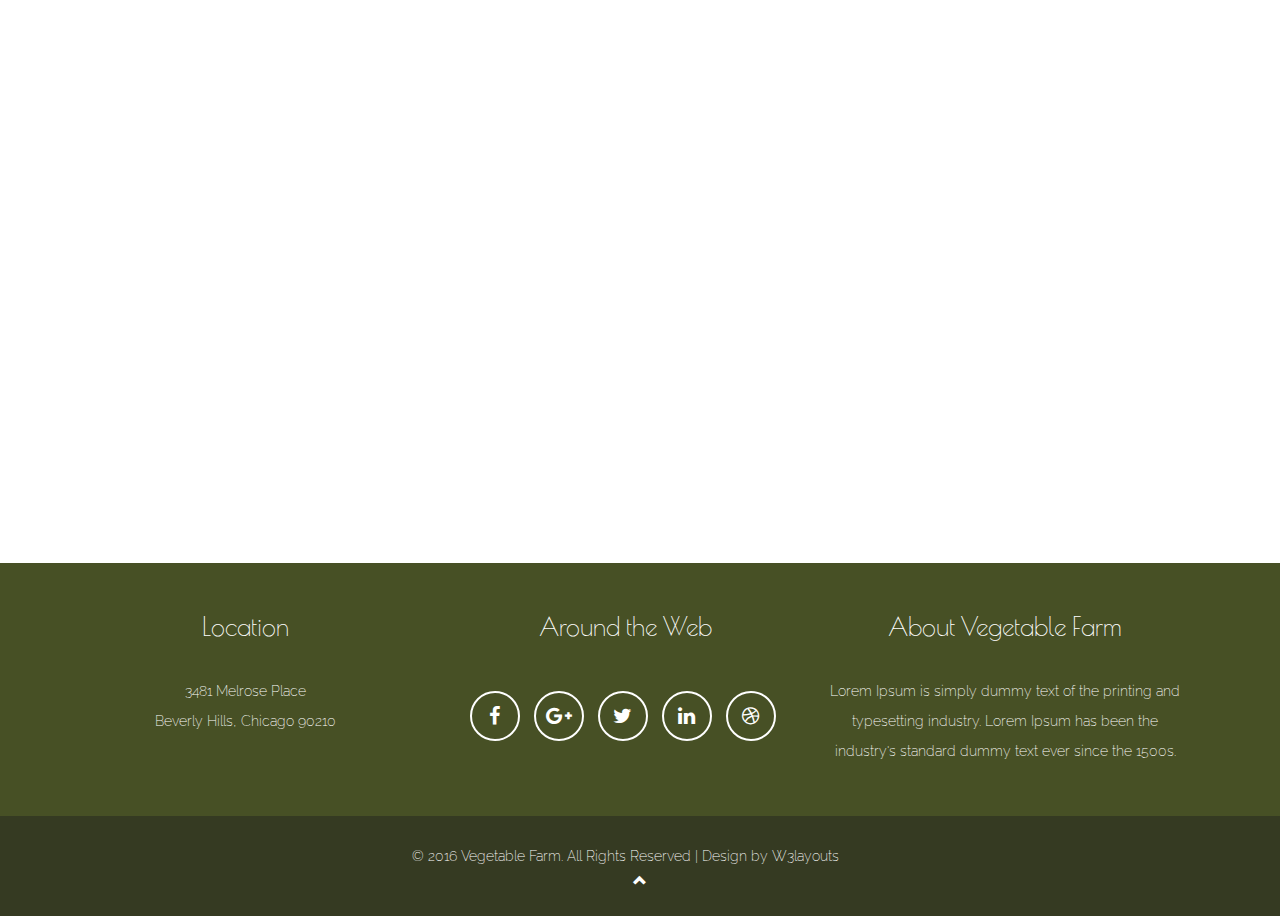
<file: gallery-item.html>
<!--Author: W3layouts
Author URL: http://w3layouts.com
License: Creative Commons Attribution 3.0 Unported
License URL: http://creativecommons.org/licenses/by/3.0/
-->
<!DOCTYPE html>
<html lang="en">
<head>
<title>Vegetable Farm An Agriculture Category Flat bootstrap Responsive  Website Template | Gallery-item :: w3layouts</title>
<meta name="viewport" content="width=device-width, initial-scale=1">
<meta http-equiv="Content-Type" content="text/html; charset=utf-8" />
<meta name="keywords" content="Vegetable Farm Responsive web template, Bootstrap Web Templates, Flat Web Templates, Android Compatible web template, 
Smartphone Compatible web template, free webdesigns for Nokia, Samsung, LG, SonyEricsson, Motorola web design" />
<!-- css links -->
<link href="css/bootstrap.min.css" rel="stylesheet" type="text/css" media="all" />
<link href="css/font-awesome.min.css" rel="stylesheet" type="text/css" media="all" />
<link href="css/typo.css" rel="stylesheet" type="text/css" media="all" />
<link href="css/darkbox.css" rel="stylesheet" type="text/css" media="all" />
<link href="css/hoverex-all.css" rel="stylesheet" type="text/css" media="all" />
<link href="css/inner.css" rel="stylesheet" type="text/css" media="all" />
<link href="css/pogo-slider.min.css" rel="stylesheet" type="text/css" media="all" />
<link href="css/caption-hover.css" rel="stylesheet" type="text/css" media="all" />
<link href="css/circle-hover.css" rel="stylesheet" type="text/css" media="all" />
<link href="css/slider.css" rel="stylesheet" type="text/css" media="all" />
<link href="css/style.css" rel="stylesheet" type="text/css" media="all" />
<!-- /css links -->
<!-- font files -->
<link href='//fonts.googleapis.com/css?family=Raleway:400,100,200,300,500,600,700,800,900' rel='stylesheet' type='text/css'>
<link href='//fonts.googleapis.com/css?family=Poiret+One' rel='stylesheet' type='text/css'>
<!-- font files -->
<!-- js files  -->
<script src="js/SmoothScroll.min.js"></script>
<script type="text/javascript" src="js/modernizr.custom.js"></script> 
<!-- /js files -->
</head>
<body id="myPage" data-spy="scroll" data-target=".navbar" data-offset="60">
<!-- Fixed navbar -->
    <nav class="navbar navbar-default navbar-fixed-top">
      <div class="container">
        <div class="navbar-header">
          <button type="button" class="navbar-toggle collapsed" data-toggle="collapse" data-target="#navbar" aria-expanded="false" aria-controls="navbar">
            <span class="sr-only">Toggle navigation</span>
            <span class="icon-bar"></span>
            <span class="icon-bar"></span>
            <span class="icon-bar"></span>
          </button>
          <a class="navbar-brand" href="index.html">Vegetable Farm</a>
        </div>
        <div id="navbar" class="navbar-collapse collapse">
			<ul class="nav navbar-nav navbar-right">
				<li><a href="index.html">Home</a></li>
				<li><a href="about.html">About</a></li>
				<li><a href="blog.html">Blog</a></li>
				<li><a href="gallery.html">Gallery</a></li>
				<li><a href="typo.html">Typography</a></li>
				<li><a href="contact.html">Contact</a></li>
          </ul>
        </div><!--/.nav-collapse -->
      </div>
    </nav>
<!-- /Fixed navbar -->
<!-- banner section -->	
<div class="pogoSlider" id="js-main-slider">
	<div class="pogoSlider-slide" data-transition="barRevealDown" data-duration="1000"  style="background-image:url(images/banner1-1.jpg);">
		<div class="pogoSlider-slide-element">
			<h3>View Our Gallery Item</h3>
		</div>
	</div>
	<div class="pogoSlider-slide" data-transition="blocksReveal" data-duration="1000" style="background-image:url(images/banner2-2.jpg);">
		<div class="pogoSlider-slide-element">
			<h3>View Our Gallery Item</h3>
		</div>
	</div>
	<div class="pogoSlider-slide" data-transition="barRevealDown" data-duration="1000" style="background-image:url(images/banner3-3.jpg);">
		<div class="pogoSlider-slide-element">
			<h3>View Our Gallery Item</h3>
		</div>
	</div>
	<div class="pogoSlider-slide" data-transition="blocksReveal" data-duration="1000"  style="background-image:url(images/banner4-4.jpg);">
		<div class="pogoSlider-slide-element">
			<h3>View Our Gallery Item</h3>
		</div>
	</div>
</div>
<!-- /banner section -->
<section class="galleryitem-w3ls">
	<div class="container">
		<h3 class="text-center slideanim">Our Gallery Information</h3>
		<p class="text-center slideanim">Lorem Ipsum is simply dummy text of the printing and typesetting industry.</p>
		<div class="row">
			<div class="col-lg-10 col-lg-offset-1 centered slideanim">
				<div id="carousel-example-generic" class="carousel slide" data-ride="carousel">
					<!-- Indicators -->
					<ol class="carousel-indicators">
						<li data-target="#carousel-example-generic" data-slide-to="0" class="active"></li>
						<li data-target="#carousel-example-generic" data-slide-to="1"></li>
						<li data-target="#carousel-example-generic" data-slide-to="2"></li>
					</ol>
					<!-- Wrapper for slides -->
					<div class="carousel-inner">
						<div class="item active">
							<div class="hover01 column">
								<div>
									<figure><img src="images/port-item1.jpg" alt="Vegetable Farm" title="Vegetable Farm"></figure>
								</div>
							</div>		
						</div>
						<div class="item">
							<div class="hover01 column">
								<div>
									<figure><img src="images/port-item2.jpg" alt="Vegetable Farm" title="Vegetable Farm"></figure>
								</div>
							</div>
						</div>
						<div class="item">
							<div class="hover01 column">
								<div>
									<figure><img src="images/port-item3.jpg" alt="Vegetable Farm" title="Vegetable Farm"></figure>
								</div>
							</div>
						</div>
					</div>
				</div><!-- /Carousel -->	
			</div>
				
			<div class="col-lg-5 col-lg-offset-1 slideanim">
				<div class="spacing"></div>
				<h4>Vegetable Farm</h4>
				<p class="blog-p2">Lorem Ipsum is simply dummy text of the printing and typesetting industry. Lorem Ipsum has been the industry's standard dummy text ever since the 1500s, when an unknown printer took a galley of type and scrambled it to make a type specimen book. It has survived not only five centuries, but also the leap into electronic typesetting, remaining essentially unchanged.</p>
				<h4>Our Proposal</h4>
				<p class="blog-p2">It was popularised in the 1960s with the release of Letraset sheets containing Lorem Ipsum passages, and more recently with desktop publishing software like Aldus PageMaker including versions of Lorem Ipsum.</p>
			</div>
		 	
			<div class="col-lg-4 col-lg-offset-1 slideanim">
				<div class="spacing"></div>
				<h4>Project Details</h4>
				<div class="hline"></div>
				<p class="gal-p1"><b>Date:</b> August 18, 2016</p>
				<p class="gal-p1"><b>Author:</b> John Doe</p>
				<p class="gal-p1"><b>Categories:</b> Illustration, Agriculture, Farming</p>
				<p class="gal-p1"><b>Tagged:</b> Irrigation, Cultivation, Horticulture</p>	
				<p class="gal-p1"><b>Client:</b> Vegetable Farming Corp.</p>	
				<p class="gal-p1"><b>Website:</b> <a href="#">http://example.com</a></p>	
			</div>
		</div><!-- /row -->
	</div><!-- /container -->
</section>	 
<!-- PORTFOLIO SECTION -->
<section class="item-w3ls">
	<div id="portfoliowrap">
		<div class="portfolio-centered">
			<h3 class="text-center slideanim">Related Images</h3>	
			<p class="text-center slideanim">Lorem Ipsum is simply dummy text of the printing and typesetting industry.</p>
			<div class="recentitems portfolio">
				<div class="portfolio-item graphic-design">
					<div class="he-wrap tpl6 slideanim">
						<img src="images/port-img1.jpg" alt="Vegetable Farm" title="Vegetable Farm">
						<div class="he-view">
							<div class="bg a0" data-animate="fadeIn">
								<h3 class="a1" data-animate="fadeInDown">A Graphic Design Item</h3>
								<a href="#0" class="dmbutton a2" data-animate="fadeInUp" data-darkbox="images/port-img1.jpg"
            data-darkbox-description="<b>Vegetable Farm</b><br>Lorem ipsum dolor sit amet"><i class="fa fa-search"></i></a>
								<a href="gallery-item.html" class="dmbutton a2" data-animate="fadeInUp"><i class="fa fa-link"></i></a>
							</div>
						</div>		
					</div>
				</div>
                            
				<div class="portfolio-item web-design">
					<div class="he-wrap tpl6 slideanim">
						<img src="images/port-img2.jpg" alt="Vegetable Farm" title="Vegetable Farm">
						<div class="he-view">
							<div class="bg a0" data-animate="fadeIn">
								<h3 class="a1" data-animate="fadeInDown">A Web Design Item</h3>
								<a href="#0" class="dmbutton a2" data-animate="fadeInUp" data-darkbox="images/port-img2.jpg"
            data-darkbox-description="<b>Vegetable Farm</b><br>Lorem ipsum dolor sit amet"><i class="fa fa-search"></i></a>
								<a href="gallery-item.html" class="dmbutton a2" data-animate="fadeInUp"><i class="fa fa-link"></i></a>
							</div>
						</div>		
					</div>
				</div>
        
				<div class="portfolio-item graphic-design">
					<div class="he-wrap tpl6 slideanim">
						<img src="images/port-img3.jpg" alt="Vegetable Farm" title="Vegetable Farm">
						<div class="he-view">
							<div class="bg a0" data-animate="fadeIn">
								<h3 class="a1" data-animate="fadeInDown">A Graphic Design Item</h3>
								<a href="#0" class="dmbutton a2" data-animate="fadeInUp" data-darkbox="images/port-img3.jpg"
            data-darkbox-description="<b>Vegetable Farm</b><br>Lorem ipsum dolor sit amet"><i class="fa fa-search"></i></a>
								<a href="gallery-item.html" class="dmbutton a2" data-animate="fadeInUp"><i class="fa fa-link"></i></a>
							</div>
						</div>		
					</div>
				</div>
        
				<div class="portfolio-item graphic-design">
					<div class="he-wrap tpl6 slideanim">
						<img src="images/port-img4.jpg" alt="Vegetable Farm" title="Vegetable Farm">
						<div class="he-view">
							<div class="bg a0" data-animate="fadeIn">
								<h3 class="a1" data-animate="fadeInDown">A Graphic Design Item</h3>
								<a href="#0" class="dmbutton a2" data-animate="fadeInUp" data-darkbox="images/port-img4.jpg"
            data-darkbox-description="<b>Vegetable Farm</b><br>Lorem ipsum dolor sit amet"><i class="fa fa-search"></i></a>
								<a href="gallery-item.html" class="dmbutton a2" data-animate="fadeInUp"><i class="fa fa-link"></i></a>
							</div>
						</div>		
					</div>
				</div>

				<div class="portfolio-item graphic-design">
					<div class="he-wrap tpl6 slideanim">
						<img src="images/port-img5.jpg" alt="Vegetable Farm" title="Vegetable Farm">
						<div class="he-view">
							<div class="bg a0" data-animate="fadeIn">
								<h3 class="a1" data-animate="fadeInDown">A Graphic Design Item</h3>
								<a href="#0" class="dmbutton a2" data-animate="fadeInUp" data-darkbox="images/port-img5.jpg"
            data-darkbox-description="<b>Vegetable Farm</b><br>Lorem ipsum dolor sit amet"><i class="fa fa-search"></i></a>
								<a href="gallery-item.html" class="dmbutton a2" data-animate="fadeInUp"><i class="fa fa-link"></i></a>
							</div>
						</div>		
					</div>	
				</div>
			</div>
		</div>
	</div>
</section>	 
<!-- Footer -->
<footer class="text-center">
    <div class="footer-above">
        <div class="container">
            <div class="row">
                <div class="footer-col col-md-4">
                    <h4>Location</h4>
                    <p>3481 Melrose Place<br>Beverly Hills, Chicago 90210</p>
                </div>
                <div class="footer-col col-md-4">
                    <h4>Around the Web</h4>
                    <ul class="list-inline">
                        <li>
                            <a href="#" class="btn-social btn-outline"><i class="fa fa-fw fa-facebook"></i></a>
                        </li>
                        <li>
                            <a href="#" class="btn-social btn-outline"><i class="fa fa-fw fa-google-plus"></i></a>
                        </li>
                        <li>
                            <a href="#" class="btn-social btn-outline"><i class="fa fa-fw fa-twitter"></i></a>
                        </li>
                        <li>
                            <a href="#" class="btn-social btn-outline"><i class="fa fa-fw fa-linkedin"></i></a>
                        </li>
                        <li>
                            <a href="#" class="btn-social btn-outline"><i class="fa fa-fw fa-dribbble"></i></a>
                        </li>
                    </ul>
                </div>
                <div class="footer-col col-md-4">
                    <h4>About Vegetable Farm</h4>
                    <p>Lorem Ipsum is simply dummy text of the printing and typesetting industry. Lorem Ipsum has been the industry's standard dummy text ever since the 1500s.</p>
                </div>
            </div>
        </div>
	</div>
    <div class="footer-below">
        <div class="container">
            <div class="row">
                <div class="col-lg-12">
                    <p>© 2016 Vegetable Farm. All Rights Reserved | Design by <a href="https://w3layouts.com/" target="_blank">W3layouts</a></p>
                </div>
            </div>
        </div>
		<a href="#myPage" title="To Top">
			<span class="glyphicon glyphicon-chevron-up"></span>
		</a>
    </div>
</footer>
<!-- js files -->
<script src="js/jquery.min.js"></script>
<script src="js/bootstrap.min.js"></script>
<script src="js/classie.js"></script>
<script src="js/TweenMax.min.js"></script>
<script src="js/index2.js"></script>
<script src="js/darkbox.js"></script>
<script src="js/jquery.pogo-slider.min.js"></script>
<script src="js/main2.js"></script>
<script>
$(document).ready(function(){
  // Add smooth scrolling to all links in navbar + footer link
  $(".navbar a, footer a[href='#myPage']").on('click', function(event) {

  // Store hash
  var hash = this.hash;

  // Using jQuery's animate() method to add smooth page scroll
  // The optional number (900) specifies the number of milliseconds it takes to scroll to the specified area
  $('html, body').animate({
    scrollTop: $(hash).offset().top
  }, 900, function(){

    // Add hash (#) to URL when done scrolling (default click behavior)
    window.location.hash = hash;
    });
  });
})
</script>
<script>
$(window).scroll(function() {
  $(".slideanim").each(function(){
    var pos = $(this).offset().top;

    var winTop = $(window).scrollTop();
    if (pos < winTop + 600) {
      $(this).addClass("slide");
    }
  });
});
</script>
<script src="js/retina-1.1.0.js"></script>
<script src="js/jquery.hoverdir.js"></script>
<script src="js/jquery.hoverex.min.js"></script>
<script src="js/jquery.isotope.min.js"></script>
<script>
// Portfolio
(function($) {
	"use strict";
	var $container = $('.portfolio'),
		$items = $container.find('.portfolio-item'),
		portfolioLayout = 'fitRows';
		
		if( $container.hasClass('portfolio-centered') ) {
			portfolioLayout = 'masonry';
		}
				
		$container.isotope({
			filter: '*',
			animationEngine: 'best-available',
			layoutMode: portfolioLayout,
			animationOptions: {
			duration: 750,
			easing: 'linear',
			queue: false
		},
		masonry: {
		}
		}, refreshWaypoints());
		
		function refreshWaypoints() {
			setTimeout(function() {
			}, 1000);   
		}
				
		$('nav.portfolio-filter ul a').on('click', function() {
				var selector = $(this).attr('data-filter');
				$container.isotope({ filter: selector }, refreshWaypoints());
				$('nav.portfolio-filter ul a').removeClass('active');
				$(this).addClass('active');
				return false;
		});
		
		function getColumnNumber() { 
			var winWidth = $(window).width(), 
			columnNumber = 1;
		
			if (winWidth > 1200) {
				columnNumber = 5;
			} else if (winWidth > 950) {
				columnNumber = 4;
			} else if (winWidth > 600) {
				columnNumber = 3;
			} else if (winWidth > 400) {
				columnNumber = 2;
			} else if (winWidth > 250) {
				columnNumber = 1;
			}
				return columnNumber;
			}       
			
			function setColumns() {
				var winWidth = $(window).width(), 
				columnNumber = getColumnNumber(), 
				itemWidth = Math.floor(winWidth / columnNumber);
				
				$container.find('.portfolio-item').each(function() { 
					$(this).css( { 
					width : itemWidth + 'px' 
				});
			});
		}
		
		function setPortfolio() { 
			setColumns();
			$container.isotope('reLayout');
		}
			
		$container.imagesLoaded(function () { 
			setPortfolio();
		});
		
		$(window).on('resize', function () { 
		setPortfolio();          
	});
})(jQuery);
</script>
</body>
</html>
</file>
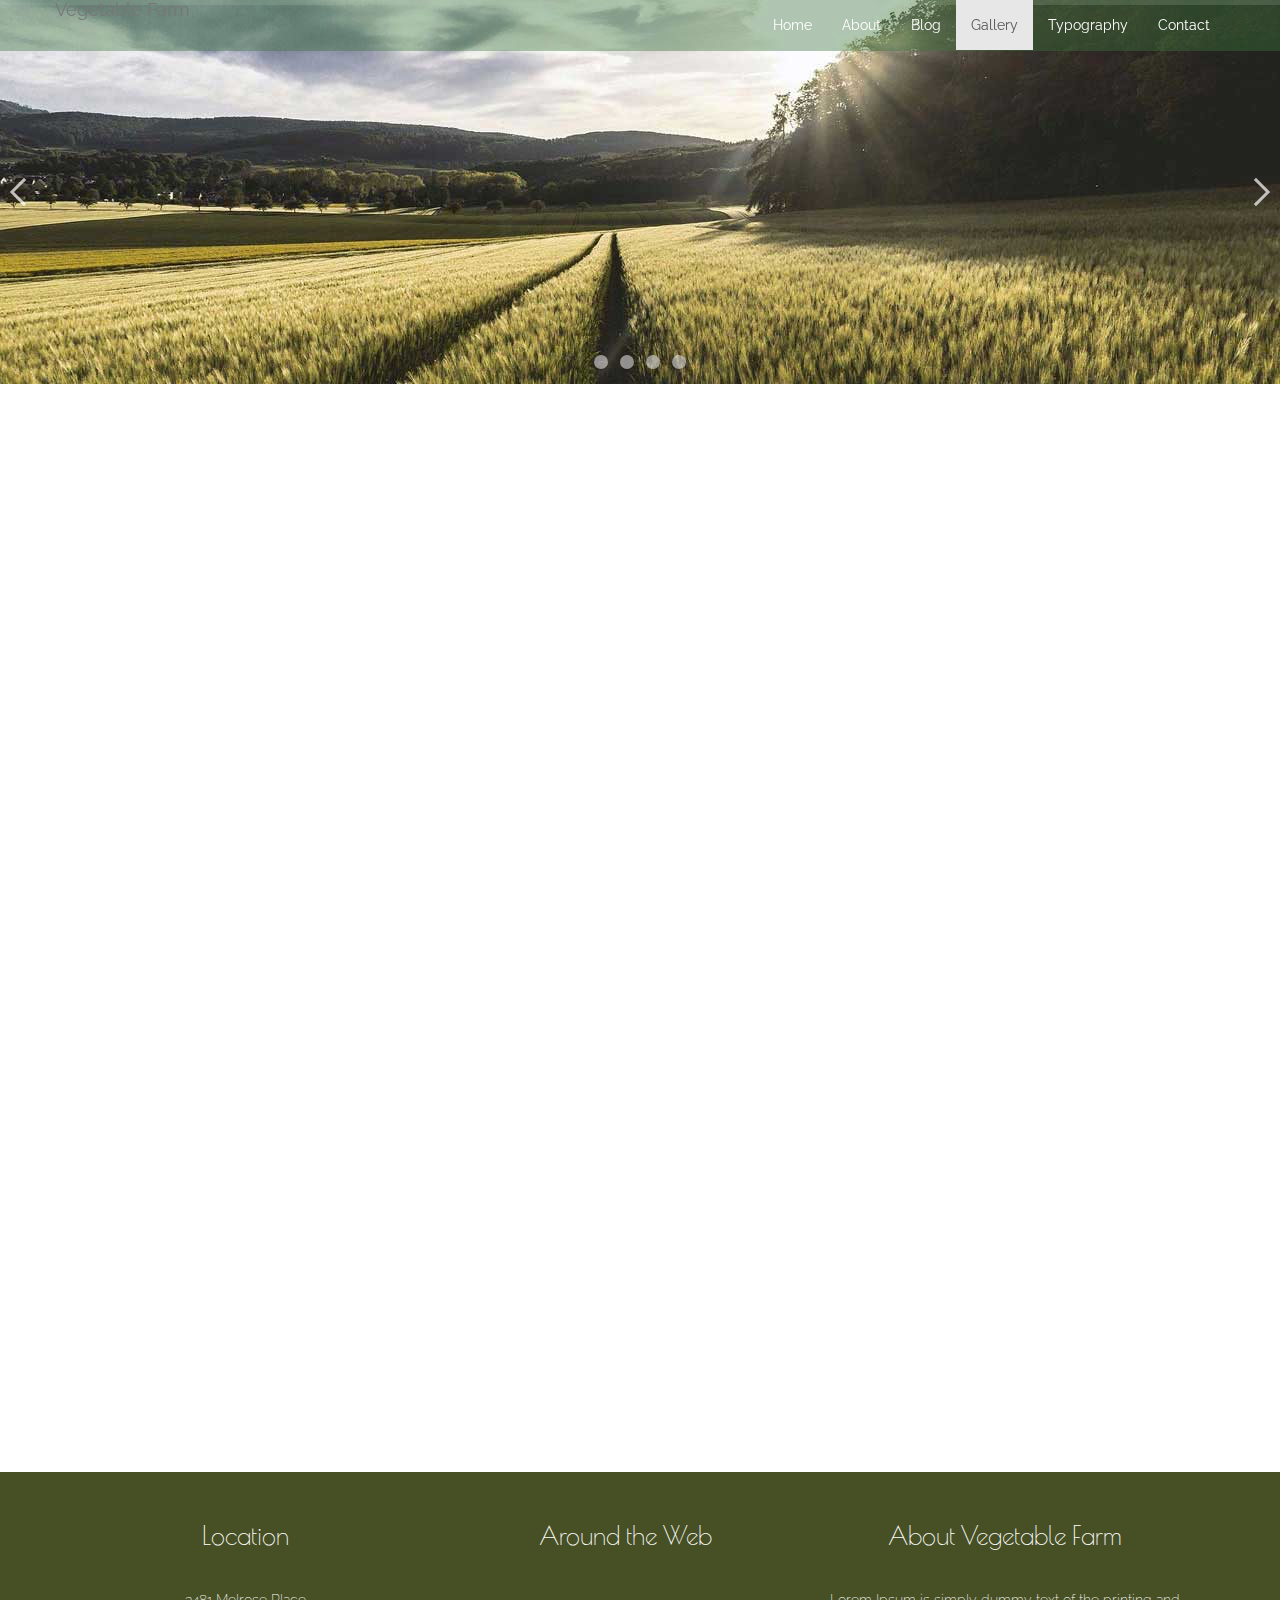
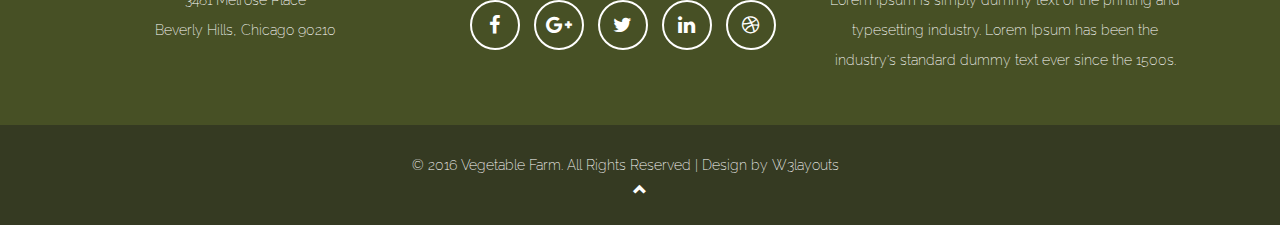
<file: gallery.html>
<!--Author: W3layouts
Author URL: http://w3layouts.com
License: Creative Commons Attribution 3.0 Unported
License URL: http://creativecommons.org/licenses/by/3.0/
-->
<!DOCTYPE html>
<html lang="en">
<head>
<title>Vegetable Farm An Agriculture Category Flat bootstrap Responsive  Website Template | Gallery :: w3layouts</title>
<meta name="viewport" content="width=device-width, initial-scale=1">
<meta http-equiv="Content-Type" content="text/html; charset=utf-8" />
<meta name="keywords" content="Vegetable Farm Responsive web template, Bootstrap Web Templates, Flat Web Templates, Android Compatible web template, 
Smartphone Compatible web template, free webdesigns for Nokia, Samsung, LG, SonyEricsson, Motorola web design" />
<!-- css links -->
<link href="css/bootstrap.min.css" rel="stylesheet" type="text/css" media="all" />
<link href="css/font-awesome.min.css" rel="stylesheet" type="text/css" media="all" />
<link href="css/typo.css" rel="stylesheet" type="text/css" media="all" />
<link href="css/darkbox.css" rel="stylesheet" type="text/css" media="all" />
<link href="css/hoverex-all.css" rel="stylesheet" type="text/css" media="all" />
<link href="css/inner.css" rel="stylesheet" type="text/css" media="all" />
<link href="css/pogo-slider.min.css" rel="stylesheet" type="text/css" media="all" />
<link href="css/caption-hover.css" rel="stylesheet" type="text/css" media="all" />
<link href="css/circle-hover.css" rel="stylesheet" type="text/css" media="all" />
<link href="css/slider.css" rel="stylesheet" type="text/css" media="all" />
<link href="css/style.css" rel="stylesheet" type="text/css" media="all" />
<!-- /css links -->
<!-- font files -->
<link href='//fonts.googleapis.com/css?family=Raleway:400,100,200,300,500,600,700,800,900' rel='stylesheet' type='text/css'>
<link href='//fonts.googleapis.com/css?family=Poiret+One' rel='stylesheet' type='text/css'>
<!-- font files -->
<!-- js files  -->
<script src="js/SmoothScroll.min.js"></script>
<script type="text/javascript" src="js/modernizr.custom.js"></script> 
<!-- /js files -->
</head>
<body id="myPage" data-spy="scroll" data-target=".navbar" data-offset="60">
<!-- Fixed navbar -->
    <nav class="navbar navbar-default navbar-fixed-top">
      <div class="container">
        <div class="navbar-header">
          <button type="button" class="navbar-toggle collapsed" data-toggle="collapse" data-target="#navbar" aria-expanded="false" aria-controls="navbar">
            <span class="sr-only">Toggle navigation</span>
            <span class="icon-bar"></span>
            <span class="icon-bar"></span>
            <span class="icon-bar"></span>
          </button>
          <a class="navbar-brand" href="index.html">Vegetable Farm</a>
        </div>
        <div id="navbar" class="navbar-collapse collapse">
			<ul class="nav navbar-nav navbar-right">
				<li><a href="index.html">Home</a></li>
				<li><a href="about.html">About</a></li>
				<li><a href="blog.html">Blog</a></li>
				<li class="active"><a href="gallery.html">Gallery</a></li>
				<li><a href="typo.html">Typography</a></li>
				<li><a href="contact.html">Contact</a></li>
          </ul>
        </div><!--/.nav-collapse -->
      </div>
    </nav>
<!-- /Fixed navbar -->
<!-- banner section -->	
<div class="pogoSlider" id="js-main-slider">
	<div class="pogoSlider-slide" data-transition="barRevealDown" data-duration="1000"  style="background-image:url(images/banner1-1.jpg);">
		<div class="pogoSlider-slide-element">
			<h3>View Our Gallery</h3>
		</div>
	</div>
	<div class="pogoSlider-slide" data-transition="blocksReveal" data-duration="1000" style="background-image:url(images/banner2-2.jpg);">
		<div class="pogoSlider-slide-element">
			<h3>View Our Gallery</h3>
		</div>
	</div>
	<div class="pogoSlider-slide" data-transition="barRevealDown" data-duration="1000" style="background-image:url(images/banner3-3.jpg);">
		<div class="pogoSlider-slide-element">
			<h3>View Our Gallery</h3>
		</div>
	</div>
	<div class="pogoSlider-slide" data-transition="blocksReveal" data-duration="1000"  style="background-image:url(images/banner4-4.jpg);">
		<div class="pogoSlider-slide-element">
			<h3>View Our Gallery</h3>
		</div>
	</div>
</div>
<!-- /banner section -->
<section class="gallery-w3ls">
	<h3 class="text-center slideanim">Our Gallery</h3>
	<p class="text-center slideanim">Lorem Ipsum is simply dummy text of the printing and typesetting industry.</p>
	<div id="portfoliowrap">
		<div class="portfolio-centered">
			<div class="recentitems portfolio">
				<div class="portfolio-item graphic-design">
					<div class="he-wrap tpl6 slideanim">
						<img src="images/port-img1.jpg" alt="Vegetable Farm" title="Vegetable Farm">
						<div class="he-view">
							<div class="bg a0" data-animate="fadeIn">
								<h3 class="a1" data-animate="fadeInDown">Click To Know More</h3>
								<a href="#0" class="dmbutton a2" data-animate="fadeInUp" data-darkbox="images/port-img1.jpg"
            data-darkbox-description="<b>Vegetable Farm</b><br>Lorem ipsum dolor sit amet"><i class="fa fa-search"></i></a>
								<a href="gallery-item.html" class="dmbutton a2" data-animate="fadeInUp"><i class="fa fa-link"></i></a>
							</div>
						</div>	
					</div>
				</div>
                            
				<div class="portfolio-item web-design">
					<div class="he-wrap tpl6 slideanim">
						<img src="images/port-img2.jpg" alt="Vegetable Farm" title="Vegetable Farm">
						<div class="he-view">
							<div class="bg a0" data-animate="fadeIn">
								<h3 class="a1" data-animate="fadeInDown">Click To Know More</h3>
								<a href="#0" class="dmbutton a2" data-animate="fadeInUp" data-darkbox="images/port-img2.jpg"
            data-darkbox-description="<b>Vegetable Farm</b><br>Lorem ipsum dolor sit amet"><i class="fa fa-search"></i></a>
								<a href="gallery-item.html" class="dmbutton a2" data-animate="fadeInUp"><i class="fa fa-link"></i></a>
							</div>
						</div>		
					</div>
				</div>
        
				<div class="portfolio-item graphic-design">
					<div class="he-wrap tpl6 slideanim">
						<img src="images/port-img3.jpg" alt="Vegetable Farm" title="Vegetable Farm">
						<div class="he-view">
							<div class="bg a0" data-animate="fadeIn">
								<h3 class="a1" data-animate="fadeInDown">Click To Know More</h3>
								<a href="#0" class="dmbutton a2" data-animate="fadeInUp" data-darkbox="images/port-img3.jpg"
            data-darkbox-description="<b>Vegetable Farm</b><br>Lorem ipsum dolor sit amet"><i class="fa fa-search"></i></a>
								<a href="gallery-item.html" class="dmbutton a2" data-animate="fadeInUp"><i class="fa fa-link"></i></a>
							</div>
						</div>		
					</div>
				</div>
        
				<div class="portfolio-item graphic-design">
					<div class="he-wrap tpl6 slideanim">
						<img src="images/port-img4.jpg" alt="Vegetable Farm" title="Vegetable Farm">
						<div class="he-view">
							<div class="bg a0" data-animate="fadeIn">
								<h3 class="a1" data-animate="fadeInDown">Click To Know More</h3>
								<a href="#0" class="dmbutton a2" data-animate="fadeInUp" data-darkbox="images/port-img4.jpg"
            data-darkbox-description="<b>Vegetable Farm</b><br>Lorem ipsum dolor sit amet"><i class="fa fa-search"></i></a>
								<a href="gallery-item.html" class="dmbutton a2" data-animate="fadeInUp"><i class="fa fa-link"></i></a>
							</div>
						</div>		
					</div>
				</div>
                                        
				<div class="portfolio-item books">
					<div class="he-wrap tpl6 slideanim">
						<img src="images/port-img5.jpg" alt="Vegetable Farm" title="Vegetable Farm">
						<div class="he-view">
							<div class="bg a0" data-animate="fadeIn">
								<h3 class="a1" data-animate="fadeInDown">Click To Know More</h3>
								<a href="#0" class="dmbutton a2" data-animate="fadeInUp" data-darkbox="images/port-img5.jpg"
            data-darkbox-description="<b>Vegetable Farm</b><br>Lorem ipsum dolor sit amet"><i class="fa fa-search"></i></a>
								<a href="gallery-item.html" class="dmbutton a2" data-animate="fadeInUp"><i class="fa fa-link"></i></a>
							</div>
						</div>		
					</div>
				</div>
                                        
				<div class="portfolio-item graphic-design">
					<div class="he-wrap tpl6 slideanim">
						<img src="images/port-img6.jpg" alt="Vegetable Farm" title="Vegetable Farm">
						<div class="he-view">
							<div class="bg a0" data-animate="fadeIn">
								<h3 class="a1" data-animate="fadeInDown">Click To Know More</h3>
								<a href="#0" class="dmbutton a2" data-animate="fadeInUp" data-darkbox="images/port-img6.jpg"
            data-darkbox-description="<b>Vegetable Farm</b><br>Lorem ipsum dolor sit amet"><i class="fa fa-search"></i></a>
								<a href="gallery-item.html" class="dmbutton a2" data-animate="fadeInUp"><i class="fa fa-link"></i></a>
							</div>
						</div>		
					</div>
				</div>
                    
				<div class="portfolio-item books">
					<div class="he-wrap tpl6 slideanim">
						<img src="images/port-img7.jpg" alt="Vegetable Farm" title="Vegetable Farm">
						<div class="he-view">
							<div class="bg a0" data-animate="fadeIn">
								<h3 class="a1" data-animate="fadeInDown">Click To Know More</h3>
								<a href="#0" class="dmbutton a2" data-animate="fadeInUp" data-darkbox="images/port-img7.jpg"
            data-darkbox-description="<b>Vegetable Farm</b><br>Lorem ipsum dolor sit amet"><i class="fa fa-search"></i></a>
								<a href="gallery-item.html" class="dmbutton a2" data-animate="fadeInUp"><i class="fa fa-link"></i></a>
							</div>
						</div>		
					</div>
				</div>
                    
				<div class="portfolio-item graphic-design">
					<div class="he-wrap tpl6 slideanim">
						<img src="images/port-img8.jpg" alt="Vegetable Farm" title="Vegetable Farm">
						<div class="he-view">
							<div class="bg a0" data-animate="fadeIn">
								<h3 class="a1" data-animate="fadeInDown">Click To Know More</h3>
								<a href="#0" class="dmbutton a2" data-animate="fadeInUp" data-darkbox="images/port-img8.jpg"
            data-darkbox-description="<b>Vegetable Farm</b><br>Lorem ipsum dolor sit amet"><i class="fa fa-search"></i></a>
								<a href="gallery-item.html" class="dmbutton a2" data-animate="fadeInUp"><i class="fa fa-link"></i></a>
							</div>
						</div>	
					</div>
				</div>
                                        
				<div class="portfolio-item web-design">
					<div class="he-wrap tpl6 slideanim">
						<img src="images/port-img9.jpg" alt="Vegetable Farm" title="Vegetable Farm">
						<div class="he-view">
							<div class="bg a0" data-animate="fadeIn">
								<h3 class="a1" data-animate="fadeInDown">Click To Know More</h3>
								<a href="#0" class="dmbutton a2" data-animate="fadeInUp" data-darkbox="images/port-img9.jpg"
            data-darkbox-description="<b>Vegetable Farm</b><br>Lorem ipsum dolor sit amet"><i class="fa fa-search"></i></a>
								<a href="gallery-item.html" class="dmbutton a2" data-animate="fadeInUp"><i class="fa fa-link"></i></a>
							</div>
						</div>		
					</div>
				</div>
    
				<div class="portfolio-item books">
					<div class="he-wrap tpl6 slideanim">
						<img src="images/port-img10.jpg" alt="Vegetable Farm" title="Vegetable Farm">
						<div class="he-view">
							<div class="bg a0" data-animate="fadeIn">
								<h3 class="a1" data-animate="fadeInDown">Click To Know More</h3>
								<a href="#0" class="dmbutton a2" data-animate="fadeInUp" data-darkbox="images/port-img10.jpg"
            data-darkbox-description="<b>Vegetable Farm</b><br>Lorem ipsum dolor sit amet"><i class="fa fa-search"></i></a>
								<a href="gallery-item.html" class="dmbutton a2" data-animate="fadeInUp"><i class="fa fa-link"></i></a>
							</div>
						</div>		
					</div>
				</div>

				<div class="portfolio-item graphic-design">
					<div class="he-wrap tpl6 slideanim">
						<img src="images/port-img11.jpg" alt="Vegetable Farm" title="Vegetable Farm">
						<div class="he-view">
							<div class="bg a0" data-animate="fadeIn">
								<h3 class="a1" data-animate="fadeInDown">Click To Know More</h3>
								<a href="#0" class="dmbutton a2" data-animate="fadeInUp" data-darkbox="images/port-img11.jpg"
            data-darkbox-description="<b>Vegetable Farm</b><br>Lorem ipsum dolor sit amet"><i class="fa fa-search"></i></a>
								<a href="gallery-item.html" class="dmbutton a2" data-animate="fadeInUp"><i class="fa fa-link"></i></a>
							</div>
						</div>		
					</div>
				</div>
                            
				<div class="portfolio-item web-design">
					<div class="he-wrap tpl6 slideanim">
						<img src="images/port-img12.jpg" alt="Vegetable Farm" title="Vegetable Farm">
						<div class="he-view">
							<div class="bg a0" data-animate="fadeIn">
								<h3 class="a1" data-animate="fadeInDown">Click To Know More</h3>
								<a href="#0" class="dmbutton a2" data-animate="fadeInUp" data-darkbox="images/port-img12.jpg"
            data-darkbox-description="<b>Vegetable Farm</b><br>Lorem ipsum dolor sit amet"><i class="fa fa-search"></i></a>
								<a href="gallery-item.html" class="dmbutton a2" data-animate="fadeInUp"><i class="fa fa-link"></i></a>
							</div>	
						</div>	
					</div>	
				</div>
        
				<div class="portfolio-item graphic-design">
					<div class="he-wrap tpl6 slideanim">
						<img src="images/port-img13.jpg" alt="Vegetable Farm" title="Vegetable Farm">
						<div class="he-view">
							<div class="bg a0" data-animate="fadeIn">
								<h3 class="a1" data-animate="fadeInDown">Click To Know More</h3>
								<a href="#0" class="dmbutton a2" data-animate="fadeInUp" data-darkbox="images/port-img13.jpg"
            data-darkbox-description="<b>Vegetable Farm</b><br>Lorem ipsum dolor sit amet"><i class="fa fa-search"></i></a>
								<a href="gallery-item.html" class="dmbutton a2" data-animate="fadeInUp"><i class="fa fa-link"></i></a>
							</div>
						</div>		
					</div>
				</div>
        
				<div class="portfolio-item graphic-design">
					<div class="he-wrap tpl6 slideanim">
						<img src="images/port-img14.jpg" alt="Vegetable Farm" title="Vegetable Farm">
						<div class="he-view">
							<div class="bg a0" data-animate="fadeIn">
								<h3 class="a1" data-animate="fadeInDown">Click To Know More</h3>
								<a href="#0" class="dmbutton a2" data-animate="fadeInUp" data-darkbox="images/port-img14.jpg"
            data-darkbox-description="<b>Vegetable Farm</b><br>Lorem ipsum dolor sit amet"><i class="fa fa-search"></i></a>
								<a href="gallery-item.html" class="dmbutton a2" data-animate="fadeInUp"><i class="fa fa-link"></i></a>
							</div>
						</div>		
					</div>
				</div>
                                        
				<div class="portfolio-item books">
					<div class="he-wrap tpl6 slideanim">
						<img src="images/port-img15.jpg" alt="Vegetable Farm" title="Vegetable Farm">
						<div class="he-view">
							<div class="bg a0" data-animate="fadeIn">
								<h3 class="a1" data-animate="fadeInDown">Click To Know More</h3>
								<a href="#0" class="dmbutton a2" data-animate="fadeInUp" data-darkbox="images/port-img15.jpg"
            data-darkbox-description="<b>Vegetable Farm</b><br>Lorem ipsum dolor sit amet"><i class="fa fa-search"></i></a>
								<a href="gallery-item.html" class="dmbutton a2" data-animate="fadeInUp"><i class="fa fa-link"></i></a>
							</div>
						</div>		
					</div>
				</div>
                                        
				<div class="portfolio-item graphic-design">
					<div class="he-wrap tpl6 slideanim">
						<img src="images/port-img16.jpg" alt="Vegetable Farm" title="Vegetable Farm">
						<div class="he-view">
							<div class="bg a0" data-animate="fadeIn">
								<h3 class="a1" data-animate="fadeInDown">Click To Know More</h3>
								<a href="#0" class="dmbutton a2" data-animate="fadeInUp" data-darkbox="images/port-img16.jpg"
            data-darkbox-description="<b>Vegetable Farm</b><br>Lorem ipsum dolor sit amet"><i class="fa fa-search"></i></a>
								<a href="gallery-item.html" class="dmbutton a2" data-animate="fadeInUp"><i class="fa fa-link"></i></a>
							</div>
						</div>		
					</div>
				</div>
                    
				<div class="portfolio-item books">
					<div class="he-wrap tpl6 slideanim">
						<img src="images/port-img17.jpg" alt="Vegetable Farm" title="Vegetable Farm">
						<div class="he-view">
							<div class="bg a0" data-animate="fadeIn">
								<h3 class="a1" data-animate="fadeInDown">Click To Know More</h3>
								<a href="#0" class="dmbutton a2" data-animate="fadeInUp" data-darkbox="images/port-img17.jpg"
            data-darkbox-description="<b>Vegetable Farm</b><br>Lorem ipsum dolor sit amet"><i class="fa fa-search"></i></a>
								<a href="gallery-item.html" class="dmbutton a2" data-animate="fadeInUp"><i class="fa fa-link"></i></a>
							</div>
						</div>		
					</div>
				</div>
                    
				<div class="portfolio-item graphic-design">
					<div class="he-wrap tpl6 slideanim">
						<img src="images/port-img18.jpg" alt="Vegetable Farm" title="Vegetable Farm">
						<div class="he-view">
							<div class="bg a0" data-animate="fadeIn">
								<h3 class="a1" data-animate="fadeInDown">Click To Know More</h3>
								<a href="#0" class="dmbutton a2" data-animate="fadeInUp" data-darkbox="images/port-img18.jpg"
            data-darkbox-description="<b>Vegetable Farm</b><br>Lorem ipsum dolor sit amet"><i class="fa fa-search"></i></a>
								<a href="gallery-item.html" class="dmbutton a2" data-animate="fadeInUp"><i class="fa fa-link"></i></a>
							</div>
						</div>		
					</div>
				</div>
                                        
				<div class="portfolio-item web-design">
					<div class="he-wrap tpl6 slideanim">
						<img src="images/port-img19.jpg" alt="Vegetable Farm" title="Vegetable Farm">
						<div class="he-view">
							<div class="bg a0" data-animate="fadeIn">
								<h3 class="a1" data-animate="fadeInDown">Click To Know More</h3>
								<a href="#0" class="dmbutton a2" data-animate="fadeInUp" data-darkbox="images/port-img19.jpg"
            data-darkbox-description="<b>Vegetable Farm</b><br>Lorem ipsum dolor sit amet"><i class="fa fa-search"></i></a>
								<a href="gallery-item.html" class="dmbutton a2" data-animate="fadeInUp"><i class="fa fa-link"></i></a>
							</div>
						</div>		
					</div>
				</div>
    
				<div class="portfolio-item books">
					<div class="he-wrap tpl6 slideanim">
						<img src="images/port-img20.jpg" alt="Vegetable Farm" title="Vegetable Farm">
						<div class="he-view">
							<div class="bg a0" data-animate="fadeIn">
								<h3 class="a1" data-animate="fadeInDown">Click To Know More</h3>
								<a href="#0" class="dmbutton a2" data-animate="fadeInUp" data-darkbox="images/port-img20.jpg"
            data-darkbox-description="<b>Vegetable Farm</b><br>Lorem ipsum dolor sit amet"><i class="fa fa-search"></i></a>
								<a href="gallery-item.html" class="dmbutton a2" data-animate="fadeInUp"><i class="fa fa-link"></i></a>
							</div>
						</div>		
					</div>	
				</div>
			</div>
		</div>
	</div>
</section>	
<!-- Footer -->
<footer class="text-center">
    <div class="footer-above">
        <div class="container">
            <div class="row">
                <div class="footer-col col-md-4">
                    <h4>Location</h4>
                    <p>3481 Melrose Place<br>Beverly Hills, Chicago 90210</p>
                </div>
                <div class="footer-col col-md-4">
                    <h4>Around the Web</h4>
                    <ul class="list-inline">
                        <li>
                            <a href="#" class="btn-social btn-outline"><i class="fa fa-fw fa-facebook"></i></a>
                        </li>
                        <li>
                            <a href="#" class="btn-social btn-outline"><i class="fa fa-fw fa-google-plus"></i></a>
                        </li>
                        <li>
                            <a href="#" class="btn-social btn-outline"><i class="fa fa-fw fa-twitter"></i></a>
                        </li>
                        <li>
                            <a href="#" class="btn-social btn-outline"><i class="fa fa-fw fa-linkedin"></i></a>
                        </li>
                        <li>
                            <a href="#" class="btn-social btn-outline"><i class="fa fa-fw fa-dribbble"></i></a>
                        </li>
                    </ul>
                </div>
                <div class="footer-col col-md-4">
                    <h4>About Vegetable Farm</h4>
                    <p>Lorem Ipsum is simply dummy text of the printing and typesetting industry. Lorem Ipsum has been the industry's standard dummy text ever since the 1500s.</p>
                </div>
            </div>
        </div>
	</div>
    <div class="footer-below">
        <div class="container">
            <div class="row">
                <div class="col-lg-12">
                    <p>© 2016 Vegetable Farm. All Rights Reserved | Design by <a href="https://w3layouts.com/" target="_blank">W3layouts</a></p>
                </div>
            </div>
        </div>
		<a href="#myPage" title="To Top">
			<span class="glyphicon glyphicon-chevron-up"></span>
		</a>
    </div>
</footer>
<!-- js files -->
<script src="js/jquery.min.js"></script>
<script src="js/bootstrap.min.js"></script>
<script src="js/classie.js"></script>
<script src="js/TweenMax.min.js"></script>
<script src="js/index2.js"></script>
<script src="js/darkbox.js"></script>
<script src="js/jquery.pogo-slider.min.js"></script>
<script src="js/main2.js"></script>
<script>
$(document).ready(function(){
  // Add smooth scrolling to all links in navbar + footer link
  $(".navbar a, footer a[href='#myPage']").on('click', function(event) {

  // Store hash
  var hash = this.hash;

  // Using jQuery's animate() method to add smooth page scroll
  // The optional number (900) specifies the number of milliseconds it takes to scroll to the specified area
  $('html, body').animate({
    scrollTop: $(hash).offset().top
  }, 900, function(){

    // Add hash (#) to URL when done scrolling (default click behavior)
    window.location.hash = hash;
    });
  });
})
</script>
<script>
$(window).scroll(function() {
  $(".slideanim").each(function(){
    var pos = $(this).offset().top;

    var winTop = $(window).scrollTop();
    if (pos < winTop + 600) {
      $(this).addClass("slide");
    }
  });
});
</script>
<script src="js/retina-1.1.0.js"></script>
<script src="js/jquery.hoverdir.js"></script>
<script src="js/jquery.hoverex.min.js"></script>
<script src="js/jquery.isotope.min.js"></script>
<script>
// Portfolio
(function($) {
	"use strict";
	var $container = $('.portfolio'),
		$items = $container.find('.portfolio-item'),
		portfolioLayout = 'fitRows';
		
		if( $container.hasClass('portfolio-centered') ) {
			portfolioLayout = 'masonry';
		}
				
		$container.isotope({
			filter: '*',
			animationEngine: 'best-available',
			layoutMode: portfolioLayout,
			animationOptions: {
			duration: 750,
			easing: 'linear',
			queue: false
		},
		masonry: {
		}
		}, refreshWaypoints());
		
		function refreshWaypoints() {
			setTimeout(function() {
			}, 1000);   
		}
				
		$('nav.portfolio-filter ul a').on('click', function() {
				var selector = $(this).attr('data-filter');
				$container.isotope({ filter: selector }, refreshWaypoints());
				$('nav.portfolio-filter ul a').removeClass('active');
				$(this).addClass('active');
				return false;
		});
		
		function getColumnNumber() { 
			var winWidth = $(window).width(), 
			columnNumber = 1;
		
			if (winWidth > 1200) {
				columnNumber = 5;
			} else if (winWidth > 950) {
				columnNumber = 4;
			} else if (winWidth > 600) {
				columnNumber = 3;
			} else if (winWidth > 400) {
				columnNumber = 2;
			} else if (winWidth > 250) {
				columnNumber = 1;
			}
				return columnNumber;
			}       
			
			function setColumns() {
				var winWidth = $(window).width(), 
				columnNumber = getColumnNumber(), 
				itemWidth = Math.floor(winWidth / columnNumber);
				
				$container.find('.portfolio-item').each(function() { 
					$(this).css( { 
					width : itemWidth + 'px' 
				});
			});
		}
		
		function setPortfolio() { 
			setColumns();
			$container.isotope('reLayout');
		}
			
		$container.imagesLoaded(function () { 
			setPortfolio();
		});
		
		$(window).on('resize', function () { 
		setPortfolio();          
	});
})(jQuery);
</script>
</body>
</html>
</file>
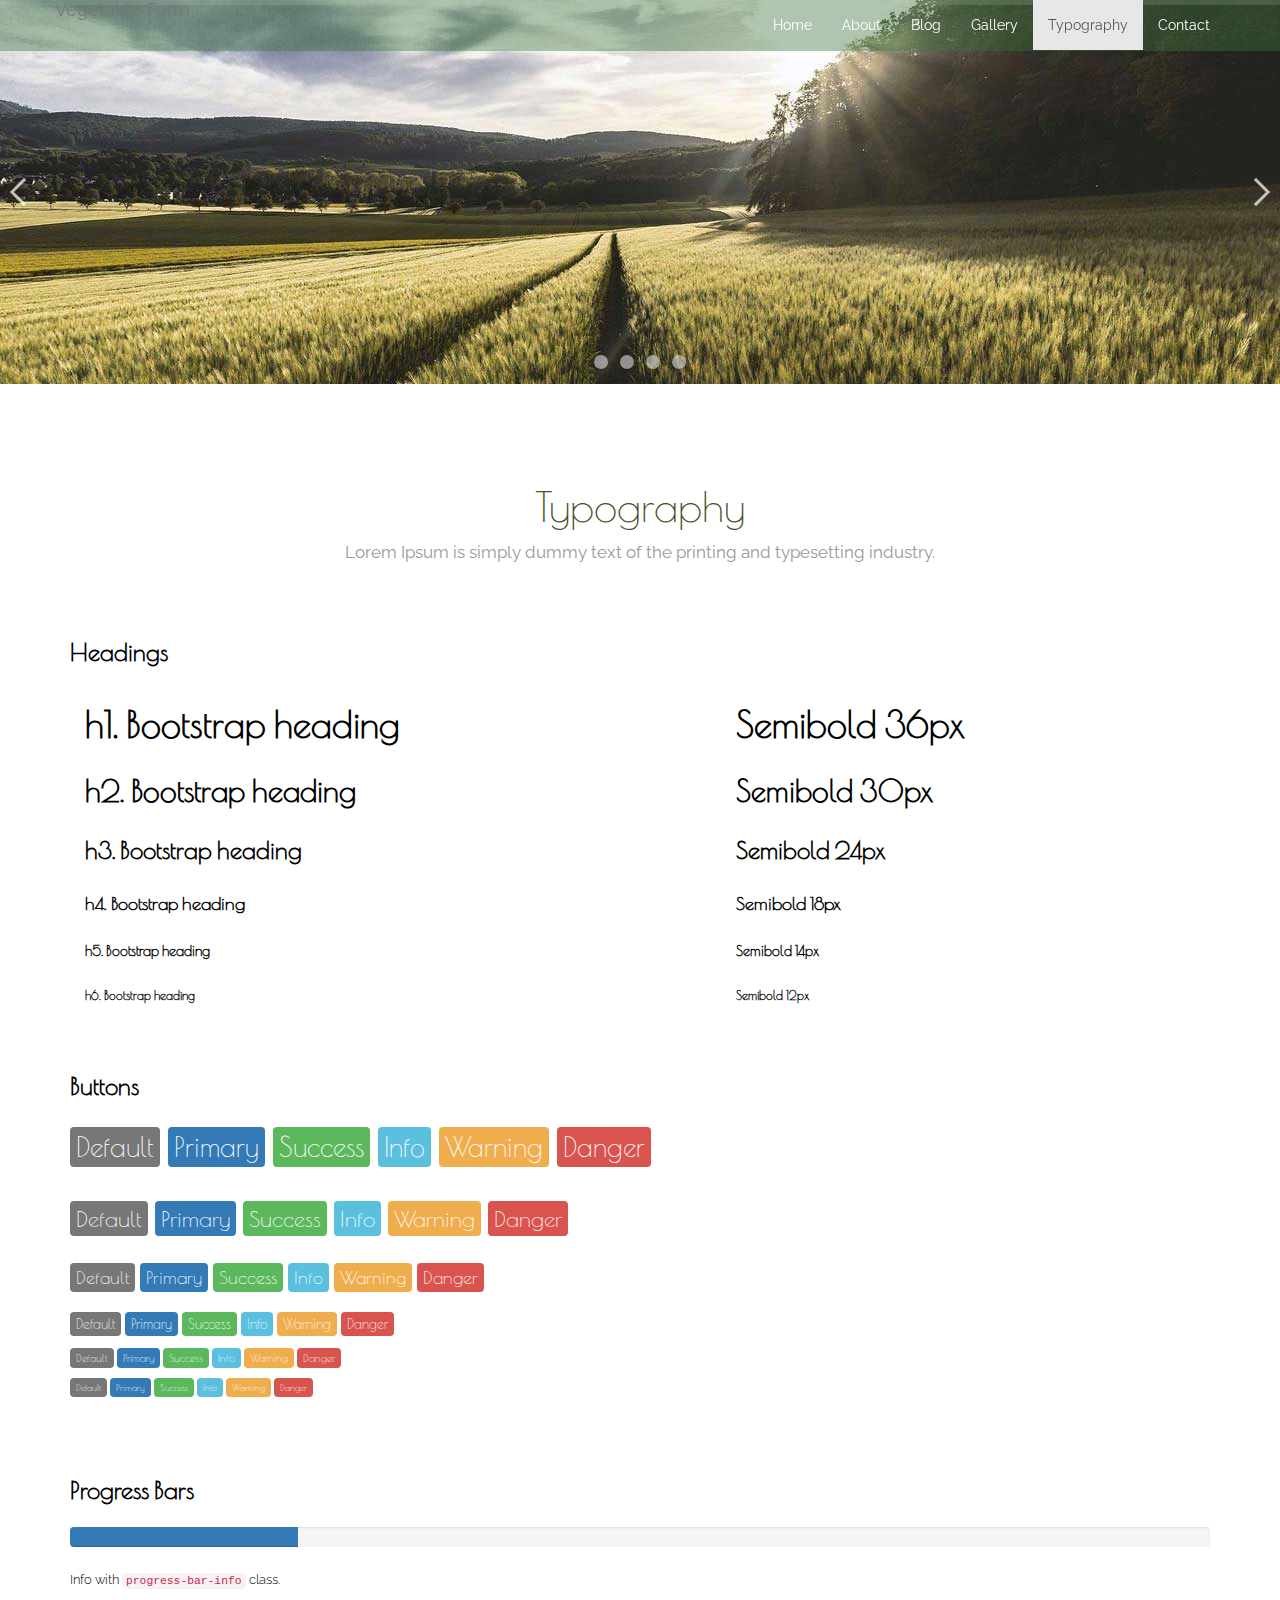
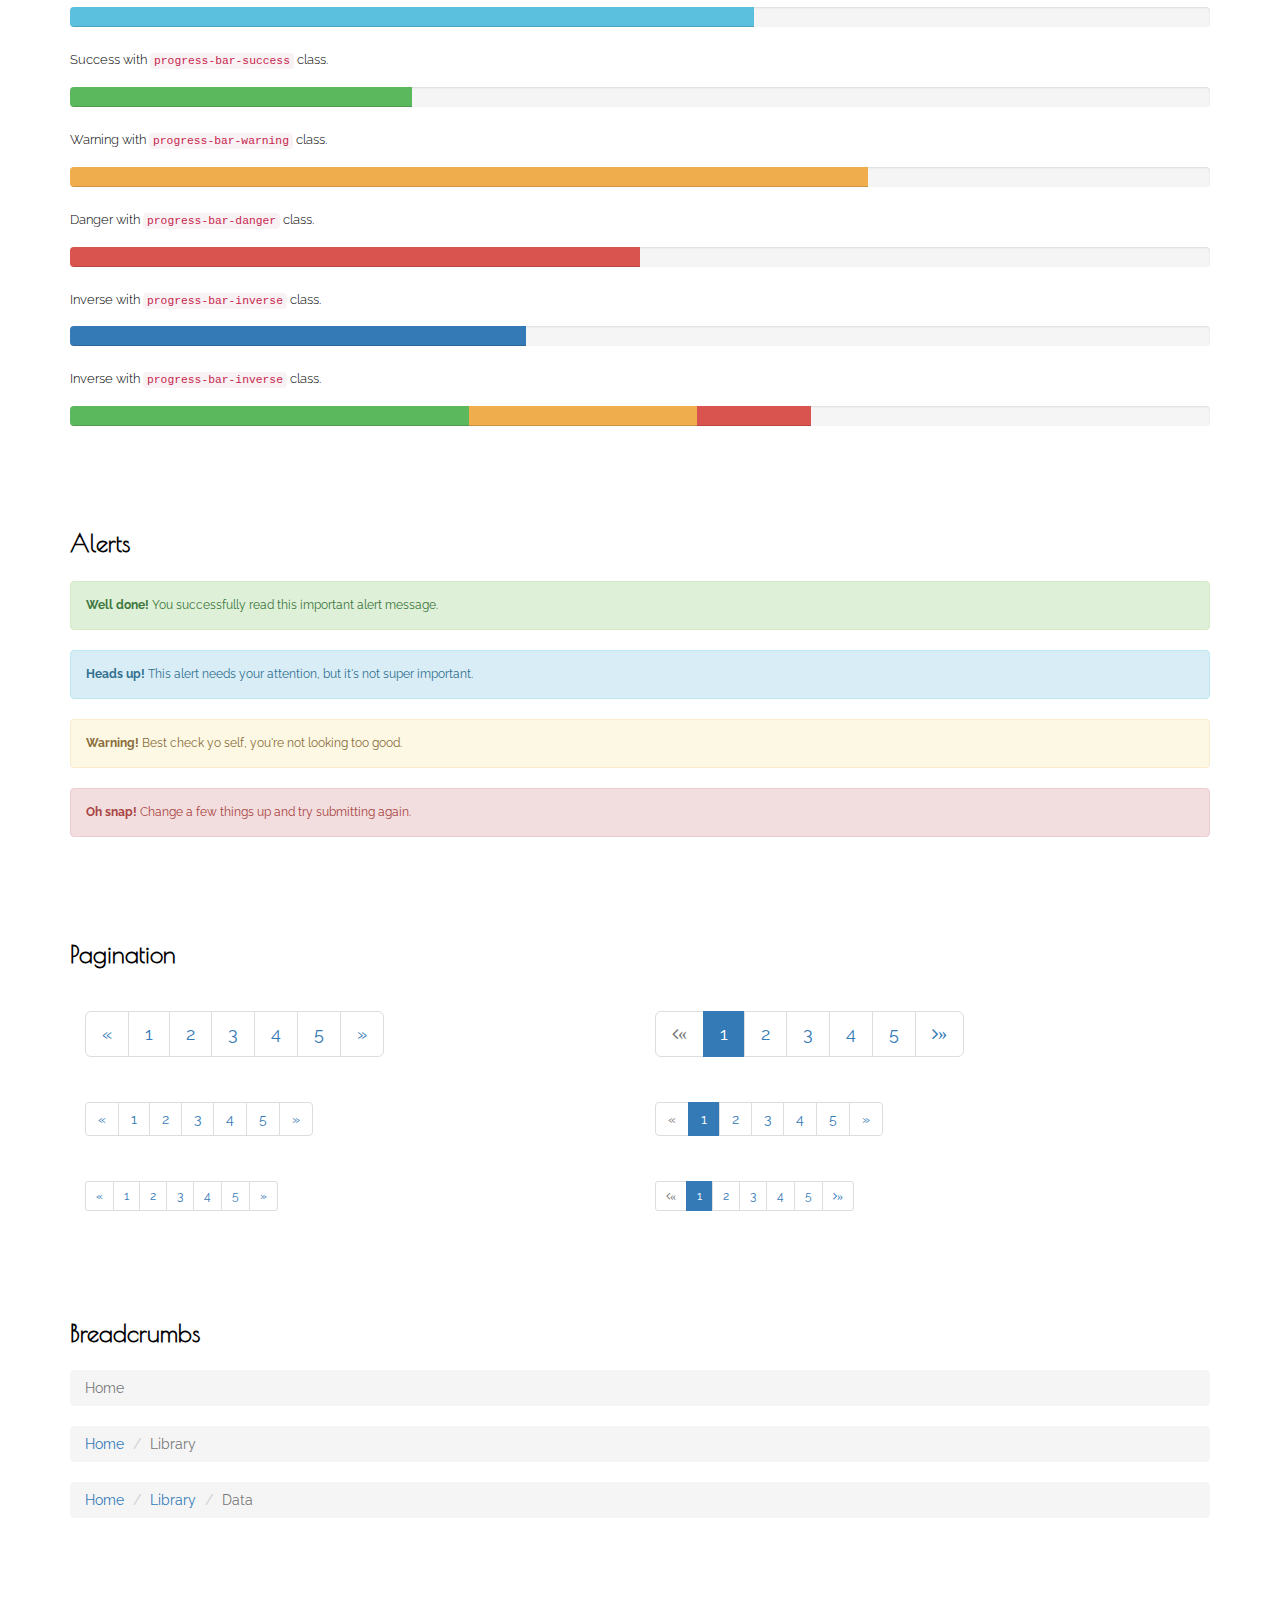
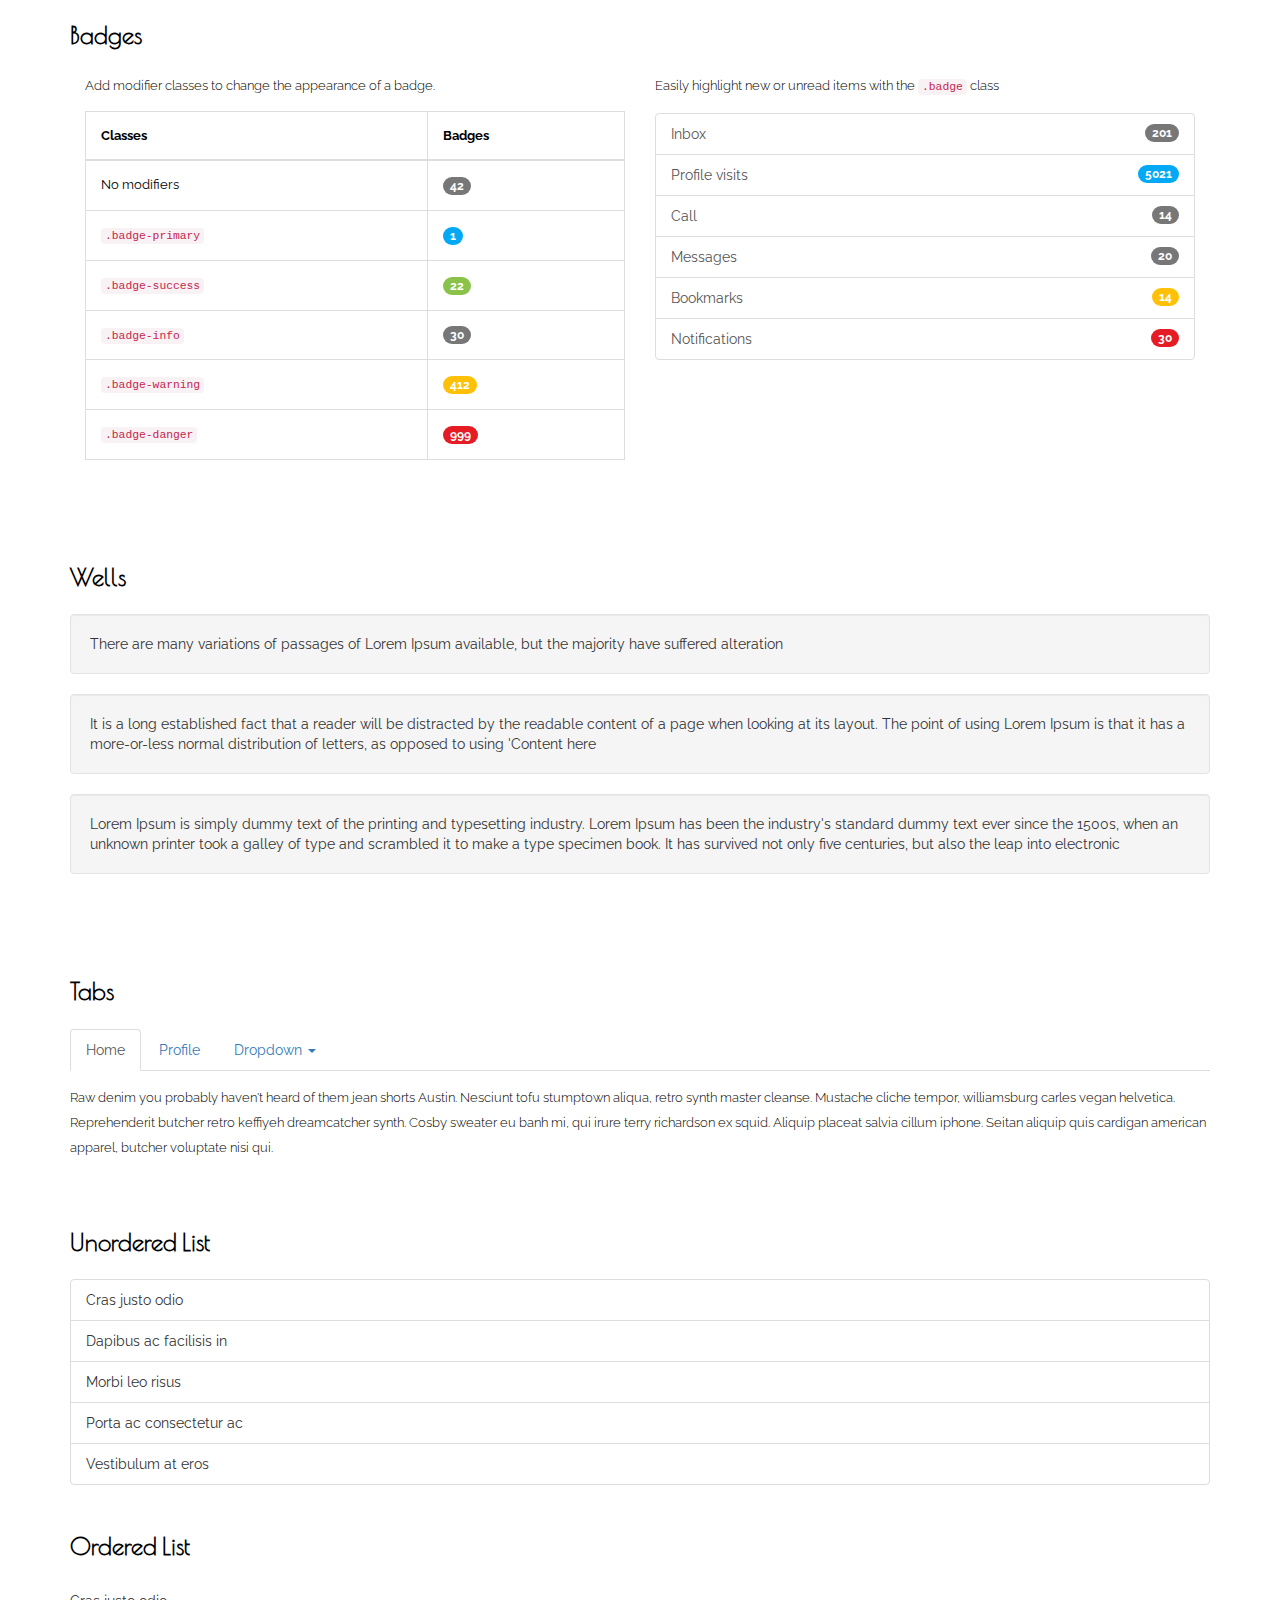
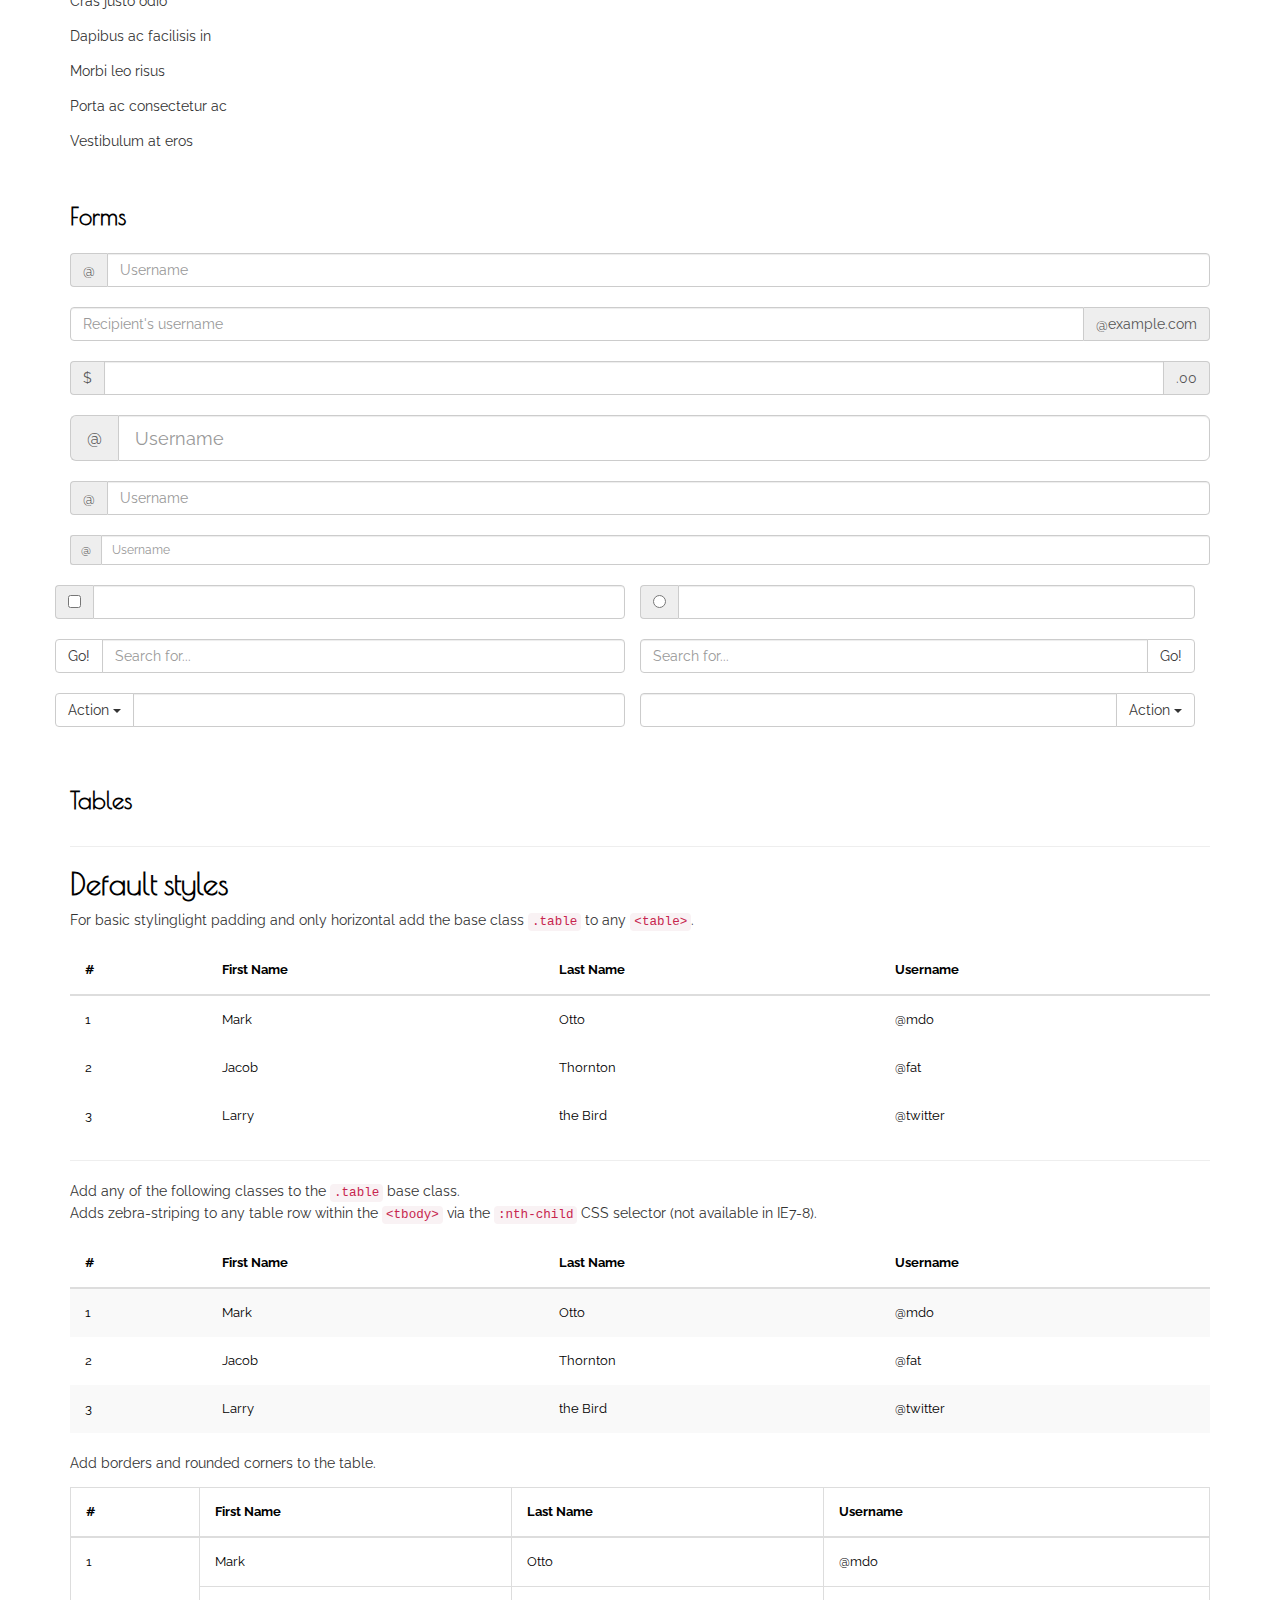
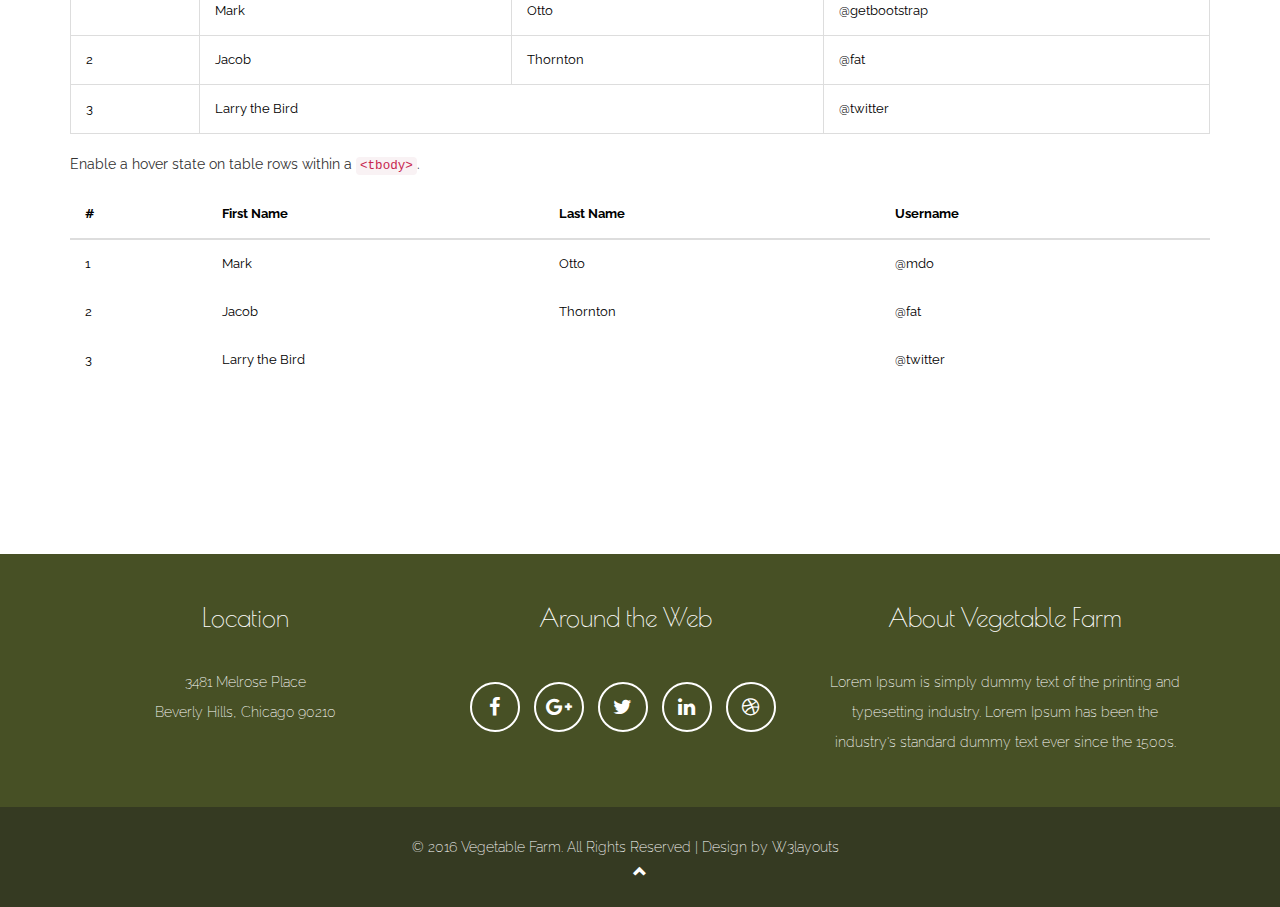
<file: typo.html>
<!--Author: W3layouts
Author URL: http://w3layouts.com
License: Creative Commons Attribution 3.0 Unported
License URL: http://creativecommons.org/licenses/by/3.0/
-->
<!DOCTYPE html>
<html lang="en">
<head>
<title>Vegetable Farm An Agriculture Category Flat bootstrap Responsive  Website Template | Typography :: w3layouts</title>
<meta name="viewport" content="width=device-width, initial-scale=1">
<meta http-equiv="Content-Type" content="text/html; charset=utf-8" />
<meta name="keywords" content="Vegetable Farm Responsive web template, Bootstrap Web Templates, Flat Web Templates, Android Compatible web template, 
Smartphone Compatible web template, free webdesigns for Nokia, Samsung, LG, SonyEricsson, Motorola web design" />
<!-- css links -->
<link href="css/bootstrap.min.css" rel="stylesheet" type="text/css" media="all" />
<link href="css/font-awesome.min.css" rel="stylesheet" type="text/css" media="all" />
<link href="css/typo.css" rel="stylesheet" type="text/css" media="all" />
<link href="css/hoverex-all.css" rel="stylesheet" type="text/css" media="all" />
<link href="css/inner.css" rel="stylesheet" type="text/css" media="all" />
<link href="css/pogo-slider.min.css" rel="stylesheet" type="text/css" media="all" />
<link href="css/caption-hover.css" rel="stylesheet" type="text/css" media="all" />
<link href="css/circle-hover.css" rel="stylesheet" type="text/css" media="all" />
<link href="css/slider.css" rel="stylesheet" type="text/css" media="all" />
<link href="css/style.css" rel="stylesheet" type="text/css" media="all" />
<!-- /css links -->
<!-- font files -->
<link href='//fonts.googleapis.com/css?family=Raleway:400,100,200,300,500,600,700,800,900' rel='stylesheet' type='text/css'>
<link href='//fonts.googleapis.com/css?family=Poiret+One' rel='stylesheet' type='text/css'>
<!-- font files -->
<!-- js files  -->
<script src="js/SmoothScroll.min.js"></script>
<script type="text/javascript" src="js/modernizr.custom.js"></script> 
<!-- /js files -->
</head>
<body id="myPage" data-spy="scroll" data-target=".navbar" data-offset="60">
<!-- Fixed navbar -->
    <nav class="navbar navbar-default navbar-fixed-top">
      <div class="container">
        <div class="navbar-header">
          <button type="button" class="navbar-toggle collapsed" data-toggle="collapse" data-target="#navbar" aria-expanded="false" aria-controls="navbar">
            <span class="sr-only">Toggle navigation</span>
            <span class="icon-bar"></span>
            <span class="icon-bar"></span>
            <span class="icon-bar"></span>
          </button>
          <a class="navbar-brand" href="index.html">Vegetable Farm</a>
        </div>
        <div id="navbar" class="navbar-collapse collapse">
			<ul class="nav navbar-nav navbar-right">
				<li><a href="index.html">Home</a></li>
				<li><a href="about.html">About</a></li>
				<li><a href="blog.html">Blog</a></li>
				<li><a href="gallery.html">Gallery</a></li>
				<li class="active"><a href="typo.html">Typography</a></li>
				<li><a href="contact.html">Contact</a></li>
          </ul>
        </div><!--/.nav-collapse -->
      </div>
    </nav>
<!-- /Fixed navbar -->
<!-- banner section -->	
<div class="pogoSlider" id="js-main-slider">
	<div class="pogoSlider-slide" data-transition="barRevealDown" data-duration="1000"  style="background-image:url(images/banner1-1.jpg);">
		<div class="pogoSlider-slide-element">
			<h3>Check Our Typography</h3>
		</div>
	</div>
	<div class="pogoSlider-slide" data-transition="blocksReveal" data-duration="1000" style="background-image:url(images/banner2-2.jpg);">
		<div class="pogoSlider-slide-element">
			<h3>Check Our Typography</h3>
		</div>
	</div>
	<div class="pogoSlider-slide" data-transition="barRevealDown" data-duration="1000" style="background-image:url(images/banner3-3.jpg);">
		<div class="pogoSlider-slide-element">
			<h3>Check Our Typography</h3>
		</div>
	</div>
	<div class="pogoSlider-slide" data-transition="blocksReveal" data-duration="1000"  style="background-image:url(images/banner4-4.jpg);">
		<div class="pogoSlider-slide-element">
			<h3>Check Our Typography</h3>
		</div>
	</div>
</div>
<!-- /banner section -->
<section class="typography-w3ls">
	<h3 class="text-center">Typography</h3>
	<p class="text-center">Lorem Ipsum is simply dummy text of the printing and typesetting industry.</p>
<div class="typography">
			<!-- container-wrap -->
			<div class="container">
				<div class="grid_3 grid_4">
					<h3 class="hdg">Headings</h3>
					<div class="bs-example">
						<table class="table">
							<tbody>
								<tr>
									<td><h1 id="h1.-bootstrap-heading">h1. Bootstrap heading<a class="anchorjs-link" href="#h1.-bootstrap-heading"><span class="anchorjs-icon"></span></a></h1></td>
									<td class="type-info"><h1>Semibold 36px</h1></td>
								</tr>
								<tr>
									<td><h2 id="h2.-bootstrap-heading">h2. Bootstrap heading<a class="anchorjs-link" href="#h2.-bootstrap-heading"><span class="anchorjs-icon"></span></a></h2></td>
									<td class="type-info"><h2>Semibold 30px</h2></td>
								</tr>
								<tr>
									<td><h3 id="h3.-bootstrap-heading">h3. Bootstrap heading<a class="anchorjs-link" href="#h3.-bootstrap-heading"><span class="anchorjs-icon"></span></a></h3></td>
									<td class="type-info"><h3>Semibold 24px</h3></td>
								</tr>
								<tr>
									<td><h4 id="h4.-bootstrap-heading">h4. Bootstrap heading<a class="anchorjs-link" href="#h4.-bootstrap-heading"><span class="anchorjs-icon"></span></a></h4></td>
									<td class="type-info"><h4>Semibold 18px</h4></td>
								</tr>
								<tr>
									<td><h5 id="h5.-bootstrap-heading">h5. Bootstrap heading<a class="anchorjs-link" href="#h5.-bootstrap-heading"><span class="anchorjs-icon"></span></a></h5></td>
									<td class="type-info"><h5>Semibold 14px</h5></td>
								</tr>
								<tr>
									<td><h6>h6. Bootstrap heading</h6></td>
									<td class="type-info"><h6>Semibold 12px</h6></td>
								</tr>
							</tbody>
						</table>
					</div>
				</div>

				<div class="grid_3 grid_5">
					<h3 class="hdg">Buttons</h3>
					<h1>
						<a href="#"><span class="label label-default">Default</span></a>
						<a href="#"><span class="label label-primary">Primary</span></a>
						<a href="#"><span class="label label-success">Success</span></a>
						<a href="#"><span class="label label-info">Info</span></a>
						<a href="#"><span class="label label-warning">Warning</span></a>
						<a href="#"><span class="label label-danger">Danger</span></a>
					</h1>
					<h2>
						<a href="#"><span class="label label-default">Default</span></a>
						<a href="#"><span class="label label-primary">Primary</span></a>
						<a href="#"><span class="label label-success">Success</span></a>
						<a href="#"><span class="label label-info">Info</span></a>
						<a href="#"><span class="label label-warning">Warning</span></a>
						<a href="#"><span class="label label-danger">Danger</span></a>
					</h2>
					<h3>
						<a href="#"><span class="label label-default">Default</span></a>
						<a href="#"><span class="label label-primary">Primary</span></a>
						<a href="#"><span class="label label-success">Success</span></a>
						<a href="#"><span class="label label-info">Info</span></a>
						<a href="#"><span class="label label-warning">Warning</span></a>
						<a href="#"><span class="label label-danger">Danger</span></a>
					</h3>
					<h4>
						<a href="#"><span class="label label-default">Default</span></a>
						<a href="#"><span class="label label-primary">Primary</span></a>
						<a href="#"><span class="label label-success">Success</span></a>
						<a href="#"><span class="label label-info">Info</span></a>
						<a href="#"><span class="label label-warning">Warning</span></a>
						<a href="#"><span class="label label-danger">Danger</span></a>
					</h4>
					<h5>
						<a href="#"><span class="label label-default">Default</span></a>
						<a href="#"><span class="label label-primary">Primary</span></a>
						<a href="#"><span class="label label-success">Success</span></a>
						<a href="#"><span class="label label-info">Info</span></a>
						<a href="#"><span class="label label-warning">Warning</span></a>
						<a href="#"><span class="label label-danger">Danger</span></a>
					</h5>
					<h6>
						<a href="#"><span class="label label-default">Default</span></a>
						<a href="#"><span class="label label-primary">Primary</span></a>
						<a href="#"><span class="label label-success">Success</span></a>
						<a href="#"><span class="label label-info">Info</span></a>
						<a href="#"><span class="label label-warning">Warning</span></a>
						<a href="#"><span class="label label-danger">Danger</span></a>
					</h6>
				</div>
				<div class="grid_3 grid_5">
					<h3 class="hdg">Progress Bars</h3>
					<div class="tab-content">
						<div class="tab-pane active" id="domprogress">
							<div class="progress">
								<div class="progress-bar progress-bar-primary" style="width: 20%"></div>
							</div>
							<p>Info with <code>progress-bar-info</code> class.</p>
							<div class="progress">
								<div class="progress-bar progress-bar-info" style="width: 60%"></div>
							</div>
							<p>Success with <code>progress-bar-success</code> class.</p>
							<div class="progress">
								<div class="progress-bar progress-bar-success" style="width: 30%"></div>
							</div>
							<p>Warning with <code>progress-bar-warning</code> class.</p>
							<div class="progress">
								<div class="progress-bar progress-bar-warning" style="width: 70%"></div>
							</div>
							<p>Danger with <code>progress-bar-danger</code> class.</p>
							<div class="progress">
								<div class="progress-bar progress-bar-danger" style="width: 50%"></div>
							</div>
							<p>Inverse with <code>progress-bar-inverse</code> class.</p>
							<div class="progress">
								<div class="progress-bar progress-bar-inverse" style="width: 40%"></div>
							</div>
							<p>Inverse with <code>progress-bar-inverse</code> class.</p>
							<div class="progress">
								<div class="progress-bar progress-bar-success" style="width: 35%"><span class="sr-only">35% Complete (success)</span></div>
								<div class="progress-bar progress-bar-warning" style="width: 20%"><span class="sr-only">20% Complete (warning)</span></div>
								<div class="progress-bar progress-bar-danger" style="width: 10%"><span class="sr-only">10% Complete (danger)</span></div>
							</div>
						</div>
					</div>
				</div>
				<div class="grid_3 grid_5">
					<h3 class="hdg">Alerts</h3>
					<div class="alert alert-success" role="alert">
						<strong>Well done!</strong> You successfully read this important alert message.
					</div>
					<div class="alert alert-info" role="alert">
						<strong>Heads up!</strong> This alert needs your attention, but it's not super important.
					</div>
					<div class="alert alert-warning" role="alert">
						<strong>Warning!</strong> Best check yo self, you're not looking too good.
					</div>
					<div class="alert alert-danger" role="alert">
						<strong>Oh snap!</strong> Change a few things up and try submitting again.
					</div>
				</div>
				<div class="grid_3 grid_5">
					<h3 class="hdg">Pagination</h3>
					<div class="col-md-6">
						<nav>
							<ul class="pagination pagination-lg">
								<li><a href="#" aria-label="Previous"><span aria-hidden="true">«</span></a></li>
								<li><a href="#">1</a></li>
								<li><a href="#">2</a></li>
								<li><a href="#">3</a></li>
								<li><a href="#">4</a></li>
								<li><a href="#">5</a></li>
								<li><a href="#" aria-label="Next"><span aria-hidden="true">»</span></a></li>
							</ul>
						</nav>
						<nav>
							<ul class="pagination">
								<li><a href="#" aria-label="Previous"><span aria-hidden="true">«</span></a></li>
								<li><a href="#">1</a></li>
								<li><a href="#">2</a></li>
								<li><a href="#">3</a></li>
								<li><a href="#">4</a></li>
								<li><a href="#">5</a></li>
								<li><a href="#" aria-label="Next"><span aria-hidden="true">»</span></a></li>
							</ul>
						</nav>
						<nav>
							<ul class="pagination pagination-sm">
								<li><a href="#" aria-label="Previous"><span aria-hidden="true">«</span></a></li>
								<li><a href="#">1</a></li>
								<li><a href="#">2</a></li>
								<li><a href="#">3</a></li>
								<li><a href="#">4</a></li>
								<li><a href="#">5</a></li>
								<li><a href="#" aria-label="Next"><span aria-hidden="true">»</span></a></li>
							</ul>
						</nav>
					</div>
					<div class="col-md-6">
						<ul class="pagination pagination-lg">
							<li class="disabled"><a href="#"><i class="fa fa-angle-left">«</i></a></li>
							<li class="active"><a href="#">1</a></li>
							<li><a href="#">2</a></li>
							<li><a href="#">3</a></li>
							<li><a href="#">4</a></li>
							<li><a href="#">5</a></li>
							<li><a href="#"><i class="fa fa-angle-right">»</i></a></li>
						</ul>
						<nav>
							<ul class="pagination">
								<li class="disabled"><a href="#" aria-label="Previous"><span aria-hidden="true">«</span></a></li>
								<li class="active"><a href="#">1 <span class="sr-only">(current)</span></a></li>
								<li><a href="#">2</a></li>
								<li><a href="#">3</a></li>
								<li><a href="#">4</a></li>
								<li><a href="#">5</a></li>
								<li><a href="#" aria-label="Next"><span aria-hidden="true">»</span></a></li>
							</ul>
						</nav>
						<ul class="pagination pagination-sm">
							<li class="disabled"><a href="#"><i class="fa fa-angle-left">«</i></a></li>
							<li class="active"><a href="#">1</a></li>
							<li><a href="#">2</a></li>
							<li><a href="#">3</a></li>
							<li><a href="#">4</a></li>
							<li><a href="#">5</a></li>
							<li><a href="#"><i class="fa fa-angle-right">»</i></a></li>
						</ul>
					</div>
					<div class="clearfix"> </div>
				</div>
				<div class="grid_3 grid_5">
					<h3 class="hdg">Breadcrumbs</h3>
					<ol class="breadcrumb">
						<li class="active">Home</li>
					</ol>
					<ol class="breadcrumb">
						<li><a href="#">Home</a></li>
						<li class="active">Library</li>
					</ol>
					<ol class="breadcrumb">
						<li><a href="#">Home</a></li>
						<li><a href="#">Library</a></li>
						<li class="active">Data</li>
					</ol>
				</div>
				<div class="grid_3 grid_5">
					<h3 class="hdg">Badges</h3>
					<div class="col-md-6">
						<p>Add modifier classes to change the appearance of a badge.</p>
						<table class="table table-bordered">
							<thead>
								<tr>
									<th>Classes</th>
									<th>Badges</th>
								</tr>
							</thead>
							<tbody>
								<tr>
									<td>No modifiers</td>
									<td><span class="badge">42</span></td>
								</tr>
								<tr>
									<td><code>.badge-primary</code></td>
									<td><span class="badge badge-primary">1</span></td>
								</tr>
								<tr>
									<td><code>.badge-success</code></td>
									<td><span class="badge badge-success">22</span></td>
								</tr>
								<tr>
									<td><code>.badge-info</code></td>
									<td><span class="badge badge-info">30</span></td>
								</tr>
								<tr>
									<td><code>.badge-warning</code></td>
									<td><span class="badge badge-warning">412</span></td>
								</tr>
								<tr>
									<td><code>.badge-danger</code></td>
									<td><span class="badge badge-danger">999</span></td>
								</tr>
							</tbody>
						</table>
					</div>
					<div class="col-md-6">
						<p>Easily highlight new or unread items with the <code>.badge</code> class</p>
						<div class="list-group list-group-alternate"> 
							<a href="#" class="list-group-item"><span class="badge">201</span> <i class="ti ti-email"></i> Inbox </a>
							<a href="#" class="list-group-item"><span class="badge badge-primary">5021</span> <i class="ti ti-eye"></i> Profile visits </a>
							<a href="#" class="list-group-item"><span class="badge">14</span> <i class="ti ti-headphone-alt"></i> Call </a>
							<a href="#" class="list-group-item"><span class="badge">20</span> <i class="ti ti-comments"></i> Messages </a>
							<a href="#" class="list-group-item"><span class="badge badge-warning">14</span> <i class="ti ti-bookmark"></i> Bookmarks </a>
							<a href="#" class="list-group-item"><span class="badge badge-danger">30</span> <i class="ti ti-bell"></i> Notifications </a>
						</div>
					</div>
				   <div class="clearfix"> </div>
				</div>	 
				<div class="grid_3 grid_5">
					<h3 class="hdg">Wells</h3>
					<div class="well">
						There are many variations of passages of Lorem Ipsum available, but the majority have suffered alteration
					</div>
					<div class="well">
						It is a long established fact that a reader will be distracted by the readable content of a page when looking at its layout. The point of using Lorem Ipsum is that it has a more-or-less normal distribution of letters, as opposed to using 'Content here
					</div>
					<div class="well">
							Lorem Ipsum is simply dummy text of the printing and typesetting industry. Lorem Ipsum has been the industry's standard dummy text ever since the 1500s, when an unknown printer took a galley of type and scrambled it to make a type specimen book. It has survived not only five centuries, but also the leap into electronic
					</div>
				</div>
				<div class="grid_3 grid_5">
					<h3 class="hdg">Tabs</h3>
					<div class="bs-example bs-example-tabs" role="tabpanel" data-example-id="togglable-tabs">
						<ul id="myTab" class="nav nav-tabs" role="tablist">
							<li role="presentation" class="active"><a href="#home" id="home-tab" role="tab" data-toggle="tab" aria-controls="home" aria-expanded="true">Home</a></li>
							<li role="presentation"><a href="#profile" role="tab" id="profile-tab" data-toggle="tab" aria-controls="profile">Profile</a></li>
							<li role="presentation" class="dropdown">
								<a href="#" id="myTabDrop1" class="dropdown-toggle" data-toggle="dropdown" aria-controls="myTabDrop1-contents">Dropdown <span class="caret"></span></a>
								<ul class="dropdown-menu" role="menu" aria-labelledby="myTabDrop1" id="myTabDrop1-contents">
									<li><a href="#dropdown1" tabindex="-1" role="tab" id="dropdown1-tab" data-toggle="tab" aria-controls="dropdown1">@fat</a></li>
									<li><a href="#dropdown2" tabindex="-1" role="tab" id="dropdown2-tab" data-toggle="tab" aria-controls="dropdown2">@mdo</a></li>
								</ul>
							</li>
						</ul>
						<div id="myTabContent" class="tab-content">
							<div role="tabpanel" class="tab-pane fade in active" id="home" aria-labelledby="home-tab">
								<p>Raw denim you probably haven't heard of them jean shorts Austin. Nesciunt tofu stumptown aliqua, retro synth master cleanse. Mustache cliche tempor, williamsburg carles vegan helvetica. Reprehenderit butcher retro keffiyeh dreamcatcher synth. Cosby sweater eu banh mi, qui irure terry richardson ex squid. Aliquip placeat salvia cillum iphone. Seitan aliquip quis cardigan american apparel, butcher voluptate nisi qui.</p>
							</div>
							<div role="tabpanel" class="tab-pane fade" id="profile" aria-labelledby="profile-tab">
								<p>Food truck fixie locavore, accusamus mcsweeney's marfa nulla single-origin coffee squid. Exercitation +1 labore velit, blog sartorial PBR leggings next level wes anderson artisan four loko farm-to-table craft beer twee. Qui photo booth letterpress, commodo enim craft beer mlkshk aliquip jean shorts ullamco ad vinyl cillum PBR. Homo nostrud organic, assumenda labore aesthetic magna delectus mollit. Keytar helvetica VHS salvia yr, vero magna velit sapiente labore stumptown. Vegan fanny pack odio cillum wes anderson 8-bit, sustainable jean shorts beard ut DIY ethical culpa terry richardson biodiesel. Art party scenester stumptown, tumblr butcher vero sint qui sapiente accusamus tattooed echo park.</p>
							</div>
							<div role="tabpanel" class="tab-pane fade" id="dropdown1" aria-labelledby="dropdown1-tab">
								<p>Etsy mixtape wayfarers, ethical wes anderson tofu before they sold out mcsweeney's organic lomo retro fanny pack lo-fi farm-to-table readymade. Messenger bag gentrify pitchfork tattooed craft beer, iphone skateboard locavore carles etsy salvia banksy hoodie helvetica. DIY synth PBR banksy irony. Leggings gentrify squid 8-bit cred pitchfork. Williamsburg banh mi whatever gluten-free, carles pitchfork biodiesel fixie etsy retro mlkshk vice blog. Scenester cred you probably haven't heard of them, vinyl craft beer blog stumptown. Pitchfork sustainable tofu synth chambray yr.</p>
							</div>
							<div role="tabpanel" class="tab-pane fade" id="dropdown2" aria-labelledby="dropdown2-tab">
								<p>Trust fund seitan letterpress, keytar raw denim keffiyeh etsy art party before they sold out master cleanse gluten-free squid scenester freegan cosby sweater. Fanny pack portland seitan DIY, art party locavore wolf cliche high life echo park Austin. Cred vinyl keffiyeh DIY salvia PBR, banh mi before they sold out farm-to-table VHS viral locavore cosby sweater. Lomo wolf viral, mustache readymade thundercats keffiyeh craft beer marfa ethical. Wolf salvia freegan, sartorial keffiyeh echo park vegan.</p>
							</div>
						</div>
					</div>
				</div>
				<h3 class="hdg">Unordered List</h3>
				<ul class="list-group">
				  <li class="list-group-item">Cras justo odio</li>
				  <li class="list-group-item">Dapibus ac facilisis in</li>
				  <li class="list-group-item">Morbi leo risus</li>
				  <li class="list-group-item">Porta ac consectetur ac</li>
				  <li class="list-group-item">Vestibulum at eros</li>
				</ul>
				<h3 class="hdg">Ordered List</h3>
				<ol>
					<li class="list-group-item1">Cras justo odio</li>
					<li class="list-group-item1">Dapibus ac facilisis in</li>
					<li class="list-group-item1">Morbi leo risus</li>
					<li class="list-group-item1">Porta ac consectetur ac</li>
					<li class="list-group-item1">Vestibulum at eros</li>
				</ol>
				<h3 class="hdg">Forms</h3>
				<div class="input-group">
					<span class="input-group-addon" id="basic-addon1">@</span>
					<input type="text" class="form-control" placeholder="Username" aria-describedby="basic-addon1">
				</div>
				<div class="input-group">
					<input type="text" class="form-control" placeholder="Recipient's username" aria-describedby="basic-addon2">
					<span class="input-group-addon" id="basic-addon2">@example.com</span>
				</div>
				<div class="input-group">
					<span class="input-group-addon">$</span>
						<input type="text" class="form-control" aria-label="Amount (to the nearest dollar)">
					<span class="input-group-addon">.00</span>
				</div>
				<div class="input-group input-group-lg">
					<span class="input-group-addon" id="sizing-addon1">@</span>
					<input type="text" class="form-control" placeholder="Username" aria-describedby="sizing-addon1">
				</div>
				<div class="input-group">
					<span class="input-group-addon" id="sizing-addon2">@</span>
					<input type="text" class="form-control" placeholder="Username" aria-describedby="sizing-addon2">
				</div>
				<div class="input-group input-group-sm">
					<span class="input-group-addon" id="sizing-addon3">@</span>
					<input type="text" class="form-control" placeholder="Username" aria-describedby="sizing-addon3">
				</div>
				<div class="row">
					<div class="col-lg-6 in-gp-tl">
						<div class="input-group">
							<span class="input-group-addon">
								<input type="checkbox" aria-label="...">
							</span>
							<input type="text" class="form-control" aria-label="...">
						</div><!-- /input-group -->
					</div><!-- /.col-lg-6 -->
					<div class="col-lg-6 in-gp-tb">
						<div class="input-group">
							<span class="input-group-addon">
								<input type="radio" aria-label="...">
							</span>
							<input type="text" class="form-control" aria-label="...">
						</div><!-- /input-group -->
					</div><!-- /.col-lg-6 -->
				</div><!-- /.row -->
				<div class="row">
					<div class="col-lg-6 in-gp-tl">
						<div class="input-group">
							<span class="input-group-btn">
								<button class="btn btn-default" type="button">Go!</button>
							</span>
							<input type="text" class="form-control" placeholder="Search for...">
						</div><!-- /input-group -->
					</div><!-- /.col-lg-6 -->
					<div class="col-lg-6 in-gp-tb">
						<div class="input-group">
							<input type="text" class="form-control" placeholder="Search for...">
							<span class="input-group-btn">
								<button class="btn btn-default" type="button">Go!</button>
							</span>
						</div><!-- /input-group -->
					</div><!-- /.col-lg-6 -->
				</div><!-- /.row -->
				<div class="row">
					<div class="col-lg-6 in-gp-tl">
						<div class="input-group">
							<div class="input-group-btn">
								<button type="button" class="btn btn-default dropdown-toggle" data-toggle="dropdown" aria-haspopup="true" aria-expanded="false">Action <span class="caret"></span></button>
								<ul class="dropdown-menu">
									<li><a href="#">Action</a></li>
									<li><a href="#">Another action</a></li>
									<li><a href="#">Something else here</a></li>
									<li role="separator" class="divider"></li>
									<li><a href="#">Separated link</a></li>
								</ul>
							</div><!-- /btn-group -->
							<input type="text" class="form-control" aria-label="...">
						</div><!-- /input-group -->
					</div><!-- /.col-lg-6 -->
					<div class="col-lg-6 in-gp-tb">
						<div class="input-group">
							<input type="text" class="form-control" aria-label="...">
							<div class="input-group-btn">
								<button type="button" class="btn btn-default dropdown-toggle" data-toggle="dropdown" aria-haspopup="true" aria-expanded="false">Action <span class="caret"></span></button>
								<ul class="dropdown-menu dropdown-menu-right">
									<li><a href="#">Action</a></li>
									<li><a href="#">Another action</a></li>
									<li><a href="#">Something else here</a></li>
									<li role="separator" class="divider"></li>
									<li><a href="#">Separated link</a></li>
								</ul>
							</div><!-- /btn-group -->
						</div><!-- /input-group -->
					</div><!-- /.col-lg-6 -->
				</div><!-- /.row -->
				<div class="page-header">
					<h3 class="hdg">Tables</h3>
				</div>
				<h2 class="typoh2">Default styles</h2>
				<p>For basic stylinglight padding and only horizontal add the base class <code>.table</code> to any <code>&lt;table&gt;</code>.</p>
				<div class="bs-docs-example">
					<table class="table">
						<thead>
							<tr>
								<th>#</th>
								<th>First Name</th>
								<th>Last Name</th>
								<th>Username</th>
							</tr>
						</thead>
						<tbody>
							<tr>
								<td>1</td>
								<td>Mark</td>
								<td>Otto</td>
								<td>@mdo</td>
							</tr>
							<tr>
								<td>2</td>
								<td>Jacob</td>
								<td>Thornton</td>
								<td>@fat</td>
							</tr>
							<tr>
								<td>3</td>
								<td>Larry</td>
								<td>the Bird</td>
								<td>@twitter</td>
							</tr>
						</tbody>
					</table>
				</div>
				<hr class="bs-docs-separator">
				<p>Add any of the following classes to the <code>.table</code> base class.</p>
				<p>Adds zebra-striping to any table row within the <code>&lt;tbody&gt;</code> via the <code>:nth-child</code> CSS selector (not available in IE7-8).</p>
				<div class="bs-docs-example">
					<table class="table table-striped">
						<thead>
							<tr>
								<th>#</th>
								<th>First Name</th>
								<th>Last Name</th>
								<th>Username</th>
							</tr>
						</thead>
						<tbody>
							<tr>
								<td>1</td>
								<td>Mark</td>
								<td>Otto</td>
								<td>@mdo</td>
							</tr>
							<tr>
								<td>2</td>
								<td>Jacob</td>
								<td>Thornton</td>
								<td>@fat</td>
							</tr>
							<tr>
								<td>3</td>
								<td>Larry</td>
								<td>the Bird</td>
								<td>@twitter</td>
							</tr>
						</tbody>
					</table>
				</div>
				<p>Add borders and rounded corners to the table.</p>
				<div class="bs-docs-example">
					<table class="table table-bordered">
						<thead>
							<tr>
								<th>#</th>
								<th>First Name</th>
								<th>Last Name</th>
								<th>Username</th>
							</tr>
						</thead>
						<tbody>
							<tr>
								<td rowspan="2">1</td>
								<td>Mark</td>
								<td>Otto</td>
								<td>@mdo</td>
							</tr>
							<tr>
								<td>Mark</td>
								<td>Otto</td>
								<td>@getbootstrap</td>
							</tr>
							<tr>
								<td>2</td>
								<td>Jacob</td>
								<td>Thornton</td>
								<td>@fat</td>
							</tr>
							<tr>
								<td>3</td>
								<td colspan="2">Larry the Bird</td>
								<td>@twitter</td>
							</tr>
						</tbody>
					</table>
				</div>
				<p>Enable a hover state on table rows within a <code>&lt;tbody&gt;</code>.</p>
				<div class="bs-docs-example">
					<table class="table table-hover">
						<thead>
							<tr>
							  <th>#</th>
							  <th>First Name</th>
							  <th>Last Name</th>
							  <th>Username</th>
							</tr>
						</thead>
						<tbody>
							<tr>
							  <td>1</td>
							  <td>Mark</td>
							  <td>Otto</td>
							  <td>@mdo</td>
							</tr>
							<tr>
							  <td>2</td>
							  <td>Jacob</td>
							  <td>Thornton</td>
							  <td>@fat</td>
							</tr>
							<tr>
							  <td>3</td>
							  <td colspan="2">Larry the Bird</td>
							  <td>@twitter</td>
							</tr>
						</tbody>
					</table>
				</div>
			</div>
			<!-- //container-wrap -->
		</div>
	<!-- //typography -->
</section>	
<!-- Footer -->
<footer class="text-center">
    <div class="footer-above">
        <div class="container">
            <div class="row">
                <div class="footer-col col-md-4">
                    <h4>Location</h4>
                    <p>3481 Melrose Place<br>Beverly Hills, Chicago 90210</p>
                </div>
                <div class="footer-col col-md-4">
                    <h4>Around the Web</h4>
                    <ul class="list-inline">
                        <li>
                            <a href="#" class="btn-social btn-outline"><i class="fa fa-fw fa-facebook"></i></a>
                        </li>
                        <li>
                            <a href="#" class="btn-social btn-outline"><i class="fa fa-fw fa-google-plus"></i></a>
                        </li>
                        <li>
                            <a href="#" class="btn-social btn-outline"><i class="fa fa-fw fa-twitter"></i></a>
                        </li>
                        <li>
                            <a href="#" class="btn-social btn-outline"><i class="fa fa-fw fa-linkedin"></i></a>
                        </li>
                        <li>
                            <a href="#" class="btn-social btn-outline"><i class="fa fa-fw fa-dribbble"></i></a>
                        </li>
                    </ul>
                </div>
                <div class="footer-col col-md-4">
                    <h4>About Vegetable Farm</h4>
                    <p>Lorem Ipsum is simply dummy text of the printing and typesetting industry. Lorem Ipsum has been the industry's standard dummy text ever since the 1500s.</p>
                </div>
            </div>
        </div>
	</div>
    <div class="footer-below">
        <div class="container">
            <div class="row">
                <div class="col-lg-12">
                    <p>© 2016 Vegetable Farm. All Rights Reserved | Design by <a href="https://w3layouts.com/" target="_blank">W3layouts</a></p>
                </div>
            </div>
        </div>
		<a href="#myPage" title="To Top">
			<span class="glyphicon glyphicon-chevron-up"></span>
		</a>
    </div>
</footer>
<!-- js files -->
<script src="js/jquery.min.js"></script>
<script src="js/bootstrap.min.js"></script>
<script src="js/classie.js"></script>
<script src="js/TweenMax.min.js"></script>
<script src="js/index2.js"></script>
<script src="js/jquery.pogo-slider.min.js"></script>
<script src="js/main2.js"></script>
<script>
$(document).ready(function(){
  // Add smooth scrolling to all links in navbar + footer link
  $(".navbar a, footer a[href='#myPage']").on('click', function(event) {

  // Store hash
  var hash = this.hash;

  // Using jQuery's animate() method to add smooth page scroll
  // The optional number (900) specifies the number of milliseconds it takes to scroll to the specified area
  $('html, body').animate({
    scrollTop: $(hash).offset().top
  }, 900, function(){

    // Add hash (#) to URL when done scrolling (default click behavior)
    window.location.hash = hash;
    });
  });
})
</script>
<script>
$(window).scroll(function() {
  $(".slideanim").each(function(){
    var pos = $(this).offset().top;

    var winTop = $(window).scrollTop();
    if (pos < winTop + 600) {
      $(this).addClass("slide");
    }
  });
});
</script>
<script src="js/retina-1.1.0.js"></script>
<script src="js/jquery.hoverdir.js"></script>
<script src="js/jquery.hoverex.min.js"></script>
<script src="js/jquery.isotope.min.js"></script>
<script>
// Portfolio
(function($) {
	"use strict";
	var $container = $('.portfolio'),
		$items = $container.find('.portfolio-item'),
		portfolioLayout = 'fitRows';
		
		if( $container.hasClass('portfolio-centered') ) {
			portfolioLayout = 'masonry';
		}
				
		$container.isotope({
			filter: '*',
			animationEngine: 'best-available',
			layoutMode: portfolioLayout,
			animationOptions: {
			duration: 750,
			easing: 'linear',
			queue: false
		},
		masonry: {
		}
		}, refreshWaypoints());
		
		function refreshWaypoints() {
			setTimeout(function() {
			}, 1000);   
		}
				
		$('nav.portfolio-filter ul a').on('click', function() {
				var selector = $(this).attr('data-filter');
				$container.isotope({ filter: selector }, refreshWaypoints());
				$('nav.portfolio-filter ul a').removeClass('active');
				$(this).addClass('active');
				return false;
		});
		
		function getColumnNumber() { 
			var winWidth = $(window).width(), 
			columnNumber = 1;
		
			if (winWidth > 1200) {
				columnNumber = 5;
			} else if (winWidth > 950) {
				columnNumber = 4;
			} else if (winWidth > 600) {
				columnNumber = 3;
			} else if (winWidth > 400) {
				columnNumber = 2;
			} else if (winWidth > 250) {
				columnNumber = 1;
			}
				return columnNumber;
			}       
			
			function setColumns() {
				var winWidth = $(window).width(), 
				columnNumber = getColumnNumber(), 
				itemWidth = Math.floor(winWidth / columnNumber);
				
				$container.find('.portfolio-item').each(function() { 
					$(this).css( { 
					width : itemWidth + 'px' 
				});
			});
		}
		
		function setPortfolio() { 
			setColumns();
			$container.isotope('reLayout');
		}
			
		$container.imagesLoaded(function () { 
			setPortfolio();
		});
		
		$(window).on('resize', function () { 
		setPortfolio();          
	});
})(jQuery);
</script>
</body>
</html>
</file>
<file: css/typo.css>
/*-- Typography-Page-Styling --*/
.typography {
	padding: 25px 0 50px;
	font-weight:normal;
}
.typography  h2.page-header.text-center {
	text-align:center;
	padding: 0px 0 30px;
    margin-top: 1px;
}
.typography .form-control {
	background-color:transparent;
}
.typography h1, .typography h2, .typography h3, .typography h4, .typography h5, .typography h6 {
	text-align: left;
	font-family: 'Poiret One', cursive;
	font-weight:bold;
}
.typography h1 {
	color:#000;
	font-size:36px;
}
.typography h2 {
	color:#000;
	font-size:30px;
}
.typography h3 {
	color:#000;
	font-size:24px;
}
.typography h4 {
	color:#000;
	font-size:18px;
}
.typography h5 {
	color:#000;
	font-size:14px;
}
.typography h6 {
	color:#000;
	font-size:12px;
}
.show-grid [class^=col-] {
	background: #fff;
	text-align: center;
	margin-bottom: 10px;
	line-height: 2em;
	border: 10px solid #f0f0f0;
}
.show-grid [class*="col-"]:hover {
	background: #e0e0e0;
}
.grid_3 {
	margin-bottom: 2em;
}
.xs h3, h3.m_1 {
	color: #000;
	font-size: 1.7em;
	font-weight: 300;
	margin-bottom: 1em;
}
.grid_3 p {
	color: #000;
	font-size: 0.85em;
	margin-bottom: 1em;
	font-weight: 300;
}
.grid_4 {
	background: none;
	margin-top: 50px;
}
.label {
	font-weight: 300 !important;
	border-radius: 4px;
	-webkit-border-radius: 4px;
	-moz-border-radius: 4px;
}
.grid_5 {
	background: none;
	padding: 2em 0;
}
 .grid_5 h3, .grid_5 h2, .grid_5 h1, .grid_5 h4, .grid_5 h5, h3.hdg {
    margin-bottom: 1em;
}
.table > thead > tr > th, .table > tbody > tr > th, .table > tfoot > tr > th, .table > thead > tr > td, .table > tbody > tr > td, .table > tfoot > tr > td {
	border-top: none !important;
}
.tab-content > .active {
	display: block;
	visibility: visible;
}
.pagination > .active > a, .pagination > .active > span, .pagination > .active > a:hover, .pagination > .active > span:hover, .pagination > .active > a:focus, .pagination > .active > span:focus {
	z-index: 0;
}
.badge-primary {
	background-color: #03a9f4;
}
.badge-success {
	background-color: #8bc34a;
}
.badge-warning {
	background-color: #ffc107;
}
.badge-danger {
	background-color: #e51c23;
}
.grid_3 p {
	line-height: 2em;
	color: #000;
	font-size: 0.9em;
	margin-bottom: 1em;
	font-weight: 300;
}
.bs-docs-example {
	margin: 1em 0;
}
section#tables p {
	margin-top: 1em;
}
.tab-container .tab-content {
	border-radius: 0 2px 2px 2px;
	border: 1px solid #e0e0e0;
	padding: 16px;
	background-color: #ffffff;
}
.table td, .table>tbody>tr>td, .table>tbody>tr>th, .table>tfoot>tr>td, .table>tfoot>tr>th, .table>thead>tr>td, .table>thead>tr>th {
	padding: 15px!important;
}
.table > thead > tr > th, .table > tbody > tr > th, .table > tfoot > tr > th, .table > thead > tr > td, .table > tbody > tr > td, .table > tfoot > tr > td {
	font-size: 0.9em;
	color: #000;
	border-top: none !important;
}
.tab-content > .active {
	display: block;
	visibility: visible;
}
.label {
	font-weight: 300 !important;
}
.label {
	padding: 4px 6px;
	border: none;
	text-shadow: none;
}
.nav-tabs {
	margin-bottom: 1em;
}
.alert {
	font-size: 0.85em;
}
h1.t-button, h2.t-button, h3.t-button, h4.t-button, h5.t-button {
	line-height: 1.8em;
	margin-top: 0.5em;
	margin-bottom: 0.5em;
}
li.list-group-item1 {
	line-height: 2.5em;
}
.input-group {
	margin-bottom: 20px;
}
.in-gp-tl {
	padding: 0;
}
.in-gp-tb {
	padding-right: 0;
}
.list-group {
	margin-bottom: 48px;
}
ol {
	margin-bottom: 44px;
}
h2.typoh2 {
	margin: 0 0 10px;
}


/*-- RESPONSIVE WEBDESIGN --*/

@media screen and (max-width: 1366px) {
	.grid_3.grid_4 {
    margin-top: 10px;
}
}

@media screen and (max-width: 768px) {
	.grid_5 {
		padding: 0 0 1em;
	}
	.grid_3 {
		margin-bottom: 0em;
	}
}

@media screen and (max-width: 640px) {
	h1, .h1, h2, .h2, h3, .h3 {
		margin-top: 0px;
		margin-bottom: 0px;
	}
	.grid_5 h3, .grid_5 h2, .grid_5 h1, .grid_5 h4, .grid_5 h5, h3.hdg, h3.bars {
		margin-bottom: .5em;
	}
	.progress {
		height: 10px;
		margin-bottom: 10px;
	}
	ol.breadcrumb li,.grid_3 p,ul.list-group li,li.list-group-item1 {
		font-size: 14px;
	}
	.breadcrumb {
		margin-bottom: 10px;
	}
	.well {
		font-size: 14px;
		margin-bottom: 10px;
	}
	h2.typoh2 {
		font-size: 1.5em;
	}
}

@media screen and (max-width: 480px) {
	.table h1 {
		font-size: 26px;
	}
	.table h2 {
		font-size: 23px;
	}
	.table h3 {
		font-size: 20px;
	}
	.label {
		font-size: 53%;
	}
	.alert,p {
		font-size: 14px;
	}
	.pagination {
		margin: 20px 0 0px;
	}
	.grid_4 {
		margin-top: 2em;
	}
}

@media screen and (max-width: 320px) {
	.grid_4 {
		margin-top: 18px;
	}
	h3.title {
		font-size: 1.6em;
	}
	.alert, p,ol.breadcrumb li, .grid_3 p,.well, ul.list-group li, li.list-group-item1,a.list-group-item {
		font-size: 13px;
	}
	.alert {
		padding: 10px;
		margin-bottom: 10px;
	}
	ul.pagination li a {
		font-size: 14px;
		padding: 5px 11px;
	}
	.list-group {
		margin-bottom: 10px;
	}
	.well {
		padding: 10px;
	}
	.nav > li > a {
		font-size: 14px;
	}
	table.table.table-striped,.table-bordered,.bs-docs-example {
		display: none;
	}
	.table h1 {
    font-size: 25px;
}
}
/*-- //Typography-Page-Styling --*/
</file>
<file: css/hoverex-all.css>
.he-wrap
{
	position:relative;
	zoom:1;

	*display:inline;
	position:relative;
}
.he-view,.he-zoom
{
	position:absolute;
	top:0;
	left:0;
	right:0;
	bottom:0;
	overflow:hidden;
	visibility:hidden;
}
.he-zoom img
{
	position:absolute;
	top:0;
	left:0;
}
.he-zoomstate
{
	position:absolute;
	bottom:0;
	right:0;
	background:#c00;
	color:#fff;
	border-radius:3px 0 0 0;
	font-size:12px;
	line-height:16px;
	padding:0 4px;
	box-shadow:-1px -1px 1px rgba(204,0,0,.3);
}
.he-view-show
{
	visibility:visible;
}
.he-sliders
{
	overflow:hidden;
}
.he-sliders img
{
	display:none;
}
.he-sliders img:first-child
{
	display:inline-block;
	*display:inline;
	*zoom:1;
}
.he-pre,.he-next
{
	position:absolute;
	top:50%;
	left:0;
	width:61px;
	height:35px;
	margin-top:-18px;
	background:url("../images/nav.png") no-repeat top left;
	cursor:pointer;
}
.he-next
{
	left:auto;
	right:0;
	background-position:top right;
}
.a0,.a1,.a2,.a3,.a4,.a5,.a6,.a7{
	-webkit-animation-fill-mode: both;
	-moz-animation-fill-mode: both;
	-ms-animation-fill-mode: both;
	-o-animation-fill-mode: both;
	animation-fill-mode: both;
	-webkit-animation-duration: .6s;
	-moz-animation-duration: .6s;
	-ms-animation-duration: .6s;
	-o-animation-duration: .6s;
	animation-duration: .6s;
}
.a1
{
	-webkit-animation-delay: .2s;
	-moz-animation-delay: .2s;
	-o-animation-delay: .2s;
	animation-delay: .2s;
}
.a2
{
	-webkit-animation-delay: .4s;
	-moz-animation-delay: .4s;
	-o-animation-delay: .4s;
	animation-delay: .4s;
}
.a3
{
	-webkit-animation-delay: .6s;
	-moz-animation-delay: .6s;
	-o-animation-delay: .6s;
	animation-delay: .6s;
}
.a4
{
	-webkit-animation-delay: .8s;
	-moz-animation-delay: .8s;
	-o-animation-delay: .8s;
	animation-delay: .8s;
}
.a5
{
	-webkit-animation-delay: 1s;
	-moz-animation-delay: 1s;
	-o-animation-delay: 1s;
	animation-delay: 1s;
}
.a6
{
	-webkit-animation-delay: 1.2s;
	-moz-animation-delay: 1.2s;
	-o-animation-delay: 1.2s;
	animation-delay: 1.2s;
}
.a7
{
	-webkit-animation-delay: 1.4s;
	-moz-animation-delay: 1.4s;
	-o-animation-delay: 1.4s;
	animation-delay: 1.4s;
}
@-webkit-keyframes flipInLeft {
 0% {
 -webkit-transform: perspective(400px) rotateY(90deg);
 opacity:0.5;
}
 60% {
 -webkit-transform: perspective(400px) rotateY(-10deg);
}
 80% {
 -webkit-transform: perspective(400px) rotateY(5deg);
}
 100% {
 -webkit-transform: perspective(400px) rotateY(0deg);
 opacity: 1;
}
}
@-moz-keyframes flipInLeft {
 0% {
 -moz-transform: perspective(400px) rotateY(90deg);
 opacity:0.5;
}
 60% {
 -moz-transform: perspective(400px) rotateY(-10deg);
}
 80% {
 -moz-transform: perspective(400px) rotateY(5deg);
}
 100% {
 -moz-transform: perspective(400px) rotateY(0deg);
 opacity: 1;
}
}
@-o-keyframes flipInLeft {
 0% {
 -o-transform: perspective(400px) rotateY(90deg);
 opacity:0.5;
}
 60% {
 -o-transform: perspective(400px) rotateY(-10deg);
}
 80% {
 -o-transform: perspective(400px) rotateY(5deg);
}
 100% {
 -o-transform: perspective(400px) rotateY(0deg);
 opacity: 1;
}
}

@keyframes flipInLeft {
 0% {
 transform: perspective(400px) rotateY(90deg);
 opacity:0.5;
}
 60% {
 transform: perspective(400px) rotateY(-10deg);
}
 80% {
 transform: perspective(400px) rotateY(5deg);
}
 100% {
 transform: perspective(400px) rotateY(0deg);
 opacity: 1;
}
}
.flipInLeft {
	-webkit-transform-style: preserve-3d;
	-webkit-animation-name: flipInLeft;
	-webkit-transform-origin: 0 50%;
	-moz-transform-style: preserve-3d;
	-moz-animation-name: flipInLeft;
	-moz-transform-origin: 0 50%;
	-o-transform-style: preserve-3d;
	-o-animation-name: flipInLeft;
	-o-transform-origin: 0 50%;
	transform-style: preserve-3d;
	animation-name: flipInLeft;
	transform-origin: 0 50%;
}
@-webkit-keyframes flipInRight {
 0% {
 -webkit-transform: perspective(400px) rotateY(-90deg);
 opacity:0.5;
}
 60% {
 -webkit-transform: perspective(400px) rotateY(10deg);
}
 80% {
 -webkit-transform: perspective(400px) rotateY(-5deg);
}
 100% {
 -webkit-transform: perspective(400px) rotateY(0deg);
 opacity: 1;
}
}
@-moz-keyframes flipInRight {
 0% {
 -moz-transform: perspective(400px) rotateY(-90deg);
 opacity:0.5;
}
 60% {
 -moz-transform: perspective(400px) rotateY(10deg);
}
 80% {
 -moz-transform: perspective(400px) rotateY(-5deg);
}
 100% {
 -moz-transform: perspective(400px) rotateY(0deg);
 opacity: 1;
}
}
@-o-keyframes flipInRight {
 0% {
 -o-transform: perspective(400px) rotateY(-90deg);
 opacity:0.5;
}
 60% {
 -o-transform: perspective(400px) rotateY(10deg);
}
 80% {
 -o-transform: perspective(400px) rotateY(-5deg);
}
 100% {
 -o-transform: perspective(400px) rotateY(0deg);
 opacity: 1;
}
}
@keyframes flipInRight {
 0% {
 transform: perspective(400px) rotateY(-90deg);
 opacity:0.5;
}
 60% {
 transform: perspective(400px) rotateY(10deg);
}
 80% {
 transform: perspective(400px) rotateY(-5deg);
}
 100% {
 transform: perspective(400px) rotateY(0deg);
 opacity: 1;
}
}
.flipInRight {
	-webkit-transform-style: preserve-3d;
	-webkit-animation-name: flipInRight;
	-webkit-transform-origin: 100% 50%;
	-moz-transform-style: preserve-3d;
	-moz-animation-name: flipInRight;
	-moz-transform-origin: 100% 50%;
	-o-transform-style: preserve-3d;
	-o-animation-name: flipInRight;
	-o-transform-origin: 100% 50%;
	transform-style: preserve-3d;
	animation-name: flipInRight;
	transform-origin: 100% 50%;
}
@-webkit-keyframes flipInDown {
 0% {
 -webkit-transform: perspective(400px) rotateX(-90deg);
 opacity:0.5;
}
 60% {
 -webkit-transform: perspective(400px) rotateX(10deg);
}
 80% {
 -webkit-transform: perspective(400px) rotateX(-5deg);
}
 100% {
 -webkit-transform: perspective(400px) rotateX(0deg);
 opacity: 1;
}
}
@-moz-keyframes flipInDown {
 0% {
 -moz-transform: perspective(400px) rotateX(-90deg);
 opacity:0.5;
}
 60% {
 -moz-transform: perspective(400px) rotateX(10deg);
}
 80% {
 -moz-transform: perspective(400px) rotateX(-5deg);
}
 100% {
 -moz-transform: perspective(400px) rotateX(0deg);
 opacity: 1;
}
}
@-o-keyframes flipInDown {
 0% {
 -o-transform: perspective(400px) rotateX(-90deg);
 opacity:0.5;
}
 60% {
 -o-transform: perspective(400px) rotateX(10deg);
}
 80% {
 -o-transform: perspective(400px) rotateX(-5deg);
}
 100% {
 -o-transform: perspective(400px) rotateX(0deg);
 opacity: 1;
}
}
@keyframes flipInDown {
 0% {
 transform: perspective(400px) rotateX(-90deg);
 opacity:0.5;
}
 60% {
 transform: perspective(400px) rotateX(10deg);
}
 80% {
 transform: perspective(400px) rotateX(-5deg);
}
 100% {
 transform: perspective(400px) rotateX(0deg);
 opacity: 1;
}
}
.flipInDown {
	-webkit-transform-style: preserve-3d;
	-webkit-animation-name: flipInDown;
	-webkit-transform-origin: 50% 0%;
	-moz-transform-style: preserve-3d;
	-moz-animation-name: flipInDown;
	-moz-transform-origin: 50% 0%;
	-o-transform-style: preserve-3d;
	-o-animation-name: flipInDown;
	-o-transform-origin: 50% 0%;
	transform-style: preserve-3d;
	animation-name: flipInDown;
	transform-origin: 50% 0%;
}
@-webkit-keyframes flipInUp {
 0% {
 -webkit-transform: perspective(300px) rotateX(90deg);
 opacity:0.5;
}
 60% {
 -webkit-transform: perspective(300px) rotateX(-10deg);
}
 80% {
 -webkit-transform: perspective(300px) rotateX(5deg);
}
 100% {
 -webkit-transform: perspective(300px) rotateX(0deg);
 opacity: 1;
}
}
@-webkit-keyframes flipInUp {
 0% {
 -webkit-transform: perspective(300px) rotateX(90deg);
 opacity:0.5;
}
 60% {
 -webkit-transform: perspective(300px) rotateX(-10deg);
}
 80% {
 -webkit-transform: perspective(300px) rotateX(5deg);
}
 100% {
 -webkit-transform: perspective(300px) rotateX(0deg);
 opacity: 1;
}
}
@-moz-keyframes flipInUp {
 0% {
 -moz-transform: perspective(300px) rotateX(90deg);
 opacity:0.5;
}
 60% {
 -moz-transform: perspective(300px) rotateX(-10deg);
}
 80% {
 -moz-transform: perspective(300px) rotateX(5deg);
}
 100% {
 -moz-transform: perspective(300px) rotateX(0deg);
 opacity: 1;
}
}
@-o-keyframes flipInUp {
 0% {
 -o-transform: perspective(300px) rotateX(90deg);
 opacity:0.5;
}
 60% {
 -o-transform: perspective(300px) rotateX(-10deg);
}
 80% {
 -o-transform: perspective(300px) rotateX(5deg);
}
 100% {
 -o-transform: perspective(300px) rotateX(0deg);
 opacity: 1;
}
}
@keyframes flipInUp {
 0% {
 transform: perspective(300px) rotateX(90deg);
 opacity:0.5;
}
 60% {
 transform: perspective(300px) rotateX(-10deg);
}
 80% {
 transform: perspective(300px) rotateX(5deg);
}
 100% {
 transform: perspective(300px) rotateX(0deg);
 opacity: 1;
}
}
.flipInUp {
	-webkit-transform-style: preserve-3d;
	-webkit-animation-name: flipInUp;
	-webkit-transform-origin: 50% 100%;
	-moz-transform-style: preserve-3d;
	-moz-animation-name: flipInUp;
	-moz-transform-origin: 50% 100%;
	-o-transform-style: preserve-3d;
	-o-animation-name: flipInUp;
	-o-transform-origin: 50% 100%;
	transform-style: preserve-3d;
	animation-name: flipInUp;
	transform-origin: 50% 100%;
}
.flipInV,flipInH {
	-webkit-transform-style: preserve-3d;
	-webkit-animation-name: flipInDown;
	-webkit-transform-origin: 50% 50%;
	-moz-transform-style: preserve-3d;
	-moz-animation-name: flipInDown;
	-moz-transform-origin: 50% 50%;
	-o-transform-style: preserve-3d;
	-o-animation-name: flipInDown;
	-o-transform-origin: 50% 50%;
	transform-style: preserve-3d;
	animation-name: flipInDown;
	transform-origin: 50% 50%;
}
.flipInH
{
	-webkit-animation-name: flipInLeft;
	-moz-animation-name: flipInLeft;
	-o-animation-name: flipInLeft;
	animation-name: flipInLeft;
}
@-webkit-keyframes zoomIn {
 0% {
 opacity: 0;
 -webkit-transform: scale(.3);
}
 50% {
 opacity: 1;
 -webkit-transform: scale(1.05);
}
 70% {
 -webkit-transform: scale(.9);
}
 100% {
 -webkit-transform: scale(1);
}
}
@-moz-keyframes zoomIn {
 0% {
 opacity: 0;
 -moz-transform: scale(.3);
}
 50% {
 opacity: 1;
 -moz-transform: scale(1.05);
}
 70% {
 -moz-transform: scale(.9);
}
 100% {
 -moz-transform: scale(1);
}
}
@-o-keyframes zoomIn {
 0% {
 opacity: 0;
 -o-transform: scale(.3);
}
 50% {
 opacity: 1;
 -o-transform: scale(1.05);
}
 70% {
 -o-transform: scale(.9);
}
 100% {
 -o-transform: scale(1);
}
}
@keyframes zoomIn {
 0% {
 opacity: 0;
 transform: scale(.3);
}
 50% {
 opacity: 1;
 transform: scale(1.05);
}
 70% {
 transform: scale(.9);
}
 100% {
 transform: scale(1);
}
}
.zoomIn {
	-webkit-animation-name: zoomIn;
	-moz-animation-name: zoomIn;
	-o-animation-name: zoomIn;
	animation-name: zoomIn;
}
@-webkit-keyframes zoomInLeft {
 0% {
 opacity: .3;
 -webkit-transform: scale(.4) translateX(-1000px);
}
 70% {
 opacity: 1;
 -webkit-transform: scale(1.05);
}
 90% {
 -webkit-transform: scale(.95) translateX(0px);
}
 100% {
 -webkit-transform: scale(1);
}
}
@-moz-keyframes zoomInLeft {
 0% {
 opacity: .3;
 -moz-transform: scale(.4) translateX(-1000px);
}
 70% {
 opacity: 1;
 -moz-transform: scale(1.05);
}
 90% {
 -moz-transform: scale(.95) translateX(0px);
}
 100% {
 -moz-transform: scale(1);
}
}
@-o-keyframes zoomInLeft {
 0% {
 opacity: .3;
 -o-transform: scale(.4) translateX(-1000px);
}
 70% {
 opacity: 1;
 -o-transform: scale(1.05);
}
 90% {
 -o-transform: scale(.95) translateX(0px);
}
 100% {
 -o-transform: scale(1);
}
}
@keyframes zoomInLeft {
 0% {
 opacity: .3;
 transform: scale(.4) translateX(-1000px);
}
 70% {
 opacity: 1;
 transform: scale(1.05);
}
 90% {
 transform: scale(.95) translateX(0px);
}
 100% {
 transform: scale(1);
}
}
.zoomInLeft {
	-webkit-animation-name: zoomInLeft;
	-moz-animation-name: zoomInLeft;
	-o-animation-name: zoomInLeft;
	animation-name: zoomInLeft;
}
@-webkit-keyframes zoomInRight {
 0% {
 opacity: .3;
 -webkit-transform: scale(.4) translateX(1000px);
}
 70% {
 opacity: 1;
 -webkit-transform: scale(1.05);
}
 90% {
 -webkit-transform: scale(.95) translateX(0px);
}
 100% {
 -webkit-transform: scale(1);
}
}
@-moz-keyframes zoomInRight {
 0% {
 opacity: .3;
 -moz-transform: scale(.4) translateX(1000px);
}
 70% {
 opacity: 1;
 -moz-transform: scale(1.05);
}
 90% {
 -moz-transform: scale(.95) translateX(0px);
}
 100% {
 -moz-transform: scale(1);
}
}
@-o-keyframes zoomInRight {
 0% {
 opacity: .3;
 -o-transform: scale(.4) translateX(1000px);
}
 70% {
 opacity: 1;
 -o-transform: scale(1.05);
}
 90% {
 -o-transform: scale(.95) translateX(0px);
}
 100% {
 -o-transform: scale(1);
}
}
@keyframes zoomInRight {
 0% {
 opacity: .3;
 transform: scale(.4) translateX(1000px);
}
 70% {
 opacity: 1;
 transform: scale(1.05);
}
 90% {
 transform: scale(.95) translateX(0px);
}
 100% {
 transform: scale(1);
}
}
.zoomInRight {
	-webkit-animation-name: zoomInRight;
	-moz-animation-name: zoomInRight;
	-o-animation-name: zoomInRight;
	animation-name: zoomInRight;
}
@-webkit-keyframes zoomInUp {
 0% {
 opacity: .3;
 -webkit-transform: scale(.4) translateY(-1000px);
}
 70% {
 opacity: 1;
 -webkit-transform: scale(1.05);
}
 90% {
 -webkit-transform: scale(.95) translateY(0px);
}
 100% {
 -webkit-transform: scale(1);
}
}
@-moz-keyframes zoomInUp {
 0% {
 opacity: .3;
 -moz-transform: scale(.4) translateY(-1000px);
}
 70% {
 opacity: 1;
 -moz-transform: scale(1.05);
}
 90% {
 -moz-transform: scale(.95) translateY(0px);
}
 100% {
 -moz-transform: scale(1);
}
}
@-o-keyframes zoomInUp {
 0% {
 opacity: .3;
 -o-transform: scale(.4) translateY(-1000px);
}
 70% {
 opacity: 1;
 -o-transform: scale(1.05);
}
 90% {
 -o-transform: scale(.95) translateY(0px);
}
 100% {
 -o-transform: scale(1);
}
}
@keyframes zoomInUp {
 0% {
 opacity: .3;
 transform: scale(.4) translateY(-1000px);
}
 70% {
 opacity: 1;
 transform: scale(1.05);
}
 90% {
 transform: scale(.95) translateY(0px);
}
 100% {
 transform: scale(1);
}
}
.zoomInUp {
	-webkit-animation-name: zoomInUp;
	-moz-animation-name: zoomInUp;
	-o-animation-name: zoomInUp;
	animation-name: zoomInUp;
}
@-webkit-keyframes zoomInDown {
 0% {
 opacity: .3;
 -webkit-transform: scale(.4) translateY(1000px);
}
 70% {
 opacity: 1;
 -webkit-transform: scale(1.05);
}
 90% {
 -webkit-transform: scale(.95) translateY(0px);
}
 100% {
 -webkit-transform: scale(1);
}
}
@-moz-keyframes zoomInDown {
 0% {
 opacity: .3;
 -moz-transform: scale(.4) translateY(1000px);
}
 70% {
 opacity: 1;
 -moz-transform: scale(1.05);
}
 90% {
 -moz-transform: scale(.95) translateY(0px);
}
 100% {
 -moz-transform: scale(1);
}
}
@-o-keyframes zoomInDown {
 0% {
 opacity: .3;
 -o-transform: scale(.4) translateY(1000px);
}
 70% {
 opacity: 1;
 -o-transform: scale(1.05);
}
 90% {
 -o-transform: scale(.95) translateY(0px);
}
 100% {
 -o-transform: scale(1);
}
}
@keyframes zoomInDown {
 0% {
 opacity: .3;
 transform: scale(.4) translateY(1000px);
}
 70% {
 opacity: 1;
 transform: scale(1.05);
}
 90% {
 transform: scale(.95) translateY(0px);
}
 100% {
 transform: scale(1);
}
}
.zoomInDown {
	-webkit-animation-name: zoomInDown;
	-moz-animation-name: zoomInDown;
	-o-animation-name: zoomInDown;
	animation-name: zoomInDown;
}
@-webkit-keyframes fadeIn {
 0% {
 opacity: 0;
}
 100% {
 opacity:1;
}
}
@-moz-keyframes fadeIn {
 0% {
 opacity: 0;
}
 100% {
 opacity:1;
}
}
@-o-keyframes fadeIn {
 0% {
 opacity: 0;
}
 100% {
 opacity:1;
}
}
@keyframes fadeIn {
 0% {
 opacity: 0;
}
 100% {
 opacity:1;
}
}
.fadeIn {
	-webkit-animation-name: fadeIn;
	-moz-animation-name: fadeIn;
	-o-animation-name: fadeIn;
	animation-name: fadeIn;
}
@-webkit-keyframes fadeInLeft {
 0% {
 opacity: 0;
 -webkit-transform:translateX(-100%);
}
 100% {
 opacity:1;
 -webkit-transform:translateX(0%);
}
}
@-moz-keyframes fadeInLeft {
 0% {
 opacity: 0;
 -moz-transform:translateX(-100%);
}
 100% {
 opacity:1;
 -moz-transform:translateX(0%);
}
}
@-o-keyframes fadeInLeft {
 0% {
 opacity: 0;
 -o-transform:translateX(-100%);
}
 100% {
 opacity:1;
 -o-transform:translateX(0%);
}
}
@keyframes fadeInLeft {
 0% {
 opacity: 0;
 transform:translateX(-100%);
}
 100% {
 opacity:1;
 transform:translateX(0%);
}
}
.fadeInLeft {
	-webkit-animation-name: fadeInLeft;
	-moz-animation-name: fadeInLeft;
	-o-animation-name: fadeInLeft;
	animation-name: fadeInLeft;
}
@-webkit-keyframes fadeInRight {
 0% {
 opacity: 0;
 -webkit-transform:translateX(100%);
}
 100% {
 opacity:1;
 -webkit-transform:translateX(0%);
}
}
@-moz-keyframes fadeInRight {
 0% {
 opacity: 0;
 -moz-transform:translateX(100%);
}
 100% {
 opacity:1;
 -moz-transform:translateX(0%);
}
}
@-o-keyframes fadeInRight {
 0% {
 opacity: 0;
 -o-transform:translateX(100%);
}
 100% {
 opacity:1;
 -o-transform:translateX(0%);
}
}
@keyframes fadeInRight {
 0% {
 opacity: 0;
 transform:translateX(100%);
}
 100% {
 opacity:1;
 transform:translateX(0%);
}
}
.fadeInRight {
	-webkit-animation-name: fadeInRight;
	-moz-animation-name: fadeInRight;
	-o-animation-name: fadeInRight;
	animation-name: fadeInRight;
}
@-webkit-keyframes fadeInUp {
 0% {
 opacity: 0;
 -webkit-transform:translateY(100%);
}
 100% {
 opacity:1;
 -webkit-transform:translateY(0%);
}
}
@-moz-keyframes fadeInUp {
 0% {
 opacity: 0;
 -moz-transform:translateY(100%);
}
 100% {
 opacity:1;
 -moz-transform:translateY(0%);
}
}
@-o-keyframes fadeInUp {
 0% {
 opacity: 0;
 -o-transform:translateY(100%);
}
 100% {
 opacity:1;
 -o-transform:translateY(0%);
}
}
@keyframes fadeInUp {
 0% {
 opacity: 0;
 transform:translateY(100%);
}
 100% {
 opacity:1;
 transform:translateY(0%);
}
}
.fadeInUp {
	-webkit-animation-name: fadeInUp;
	-moz-animation-name: fadeInUp;
	-o-animation-name: fadeInUp;
	animation-name: fadeInUp;
}
@-webkit-keyframes fadeInDown {
 0% {
 opacity: 0;
 -webkit-transform:translateY(-100%);
}
 100% {
 opacity:1;
 -webkit-transform:translateY(0%);
}
}
@-moz-keyframes fadeInDown {
 0% {
 opacity: 0;
 -moz-transform:translateY(-100%);
}
 100% {
 opacity:1;
 -moz-transform:translateY(0%);
}
}
@-o-keyframes fadeInDown {
 0% {
 opacity: 0;
 -o-transform:translateY(-100%);
}
 100% {
 opacity:1;
 -o-transform:translateY(0%);
}
}
@keyframes fadeInDown {
 0% {
 opacity: 0;
 transform:translateY(-100%);
}
 100% {
 opacity:1;
 transform:translateY(0%);
}
}
.fadeInDown {
	-webkit-animation-name: fadeInDown;
	-moz-animation-name: fadeInDown;
	-o-animation-name: fadeInDown;
	animation-name: fadeInDown;
}
@-webkit-keyframes rotateIn {
 0% {
 opacity: 0;
 -webkit-transform:rotate(360deg) scale(.1);
}
 100% {
 opacity:1;
 -webkit-transform:rotate(0deg) scale(1);
}
}
@-moz-keyframes rotateIn {
 0% {
 opacity: 0;
 -moz-transform:rotate(360deg) scale(.1);
}
 100% {
 opacity:1;
 -moz-transform:rotate(0deg) scale(1);
}
}
@-o-keyframes rotateIn {
 0% {
 opacity: 0;
 -o-transform:rotate(360deg) scale(.1);
}
 100% {
 opacity:1;
 -o-transform:rotate(0deg) scale(1);
}
}
@keyframes rotateIn {
 0% {
 opacity: 0;
 transform:rotate(360deg) scale(.1);
}
 100% {
 opacity:1;
 transform:rotate(0deg) scale(1);
}
}
.rotateIn {
	-webkit-animation-name: rotateIn;
	-moz-animation-name: rotateIn;
	-o-animation-name: rotateIn;
	animation-name: rotateIn;
}
@-webkit-keyframes rotateInLeft
{
	0% { opacity: 0; -webkit-transform: translateX(-100%) rotate(-120deg); }
	100% { opacity: 1; -webkit-transform: translateX(0px) rotate(0deg); }
}
@-moz-keyframes rotateInLeft
{
	0% { opacity: 0; -moz-transform: translateX(-100%) rotate(-120deg); }
	100% { opacity: 1; -moz-transform: translateX(0px) rotate(0deg); }
}
@-o-keyframes rotateInLeft
{
	0% { opacity: 0; -o-transform: translateX(-100%) rotate(-120deg); }
	100% { opacity: 1; -o-transform: translateX(0px) rotate(0deg); }
}
@keyframes rotateInLeft
{
	0% { opacity: 0; transform: translateX(-100%) rotate(-120deg); }
	100% { opacity: 1; transform: translateX(0px) rotate(0deg); }
}
.rotateInLeft {
	-webkit-animation-name: rotateInLeft;
	-moz-animation-name: rotateInLeft;
	-o-animation-name: rotateInLeft;
	animation-name: rotateInLeft;
}
@-webkit-keyframes rotateInRight
{
	0% { opacity: 0; -webkit-transform: translateX(100%) rotate(120deg); }
	100% { opacity: 1; -webkit-transform: translateX(0px) rotate(0deg); }
}
@-moz-keyframes rotateInRight
{
	0% { opacity: 0; -moz-transform: translateX(100%) rotate(120deg); }
	100% { opacity: 1; -moz-transform: translateX(0px) rotate(0deg); }
}
@-o-keyframes rotateInRight
{
	0% { opacity: 0; -o-transform: translateX(100%) rotate(120deg); }
	100% { opacity: 1; -o-transform: translateX(0px) rotate(0deg); }
}
@keyframes rotateInRight
{
	0% { opacity: 0; transform: translateX(100%) rotate(120deg); }
	100% { opacity: 1; transform: translateX(0px) rotate(0deg); }
}
.rotateInRight {
	-webkit-animation-name: rotateInRight;
	-moz-animation-name: rotateInRight;
	-o-animation-name: rotateInRight;
	animation-name: rotateInRight;
}

@-webkit-keyframes rotateInUp
{
	0% { opacity: 0; -webkit-transform: translateY(100%) rotate(-120deg); }
	100% { opacity: 1; -webkit-transform: translateY(0px) rotate(0deg); }
}
@-moz-keyframes rotateInUp
{
	0% { opacity: 0; -moz-transform: translateY(100%) rotate(-120deg); }
	100% { opacity: 1; -moz-transform: translateY(0px) rotate(0deg); }
}
@-o-keyframes rotateInUp
{
	0% { opacity: 0; -o-transform: translateY(100%) rotate(-120deg); }
	100% { opacity: 1; -o-transform: translateY(0px) rotate(0deg); }
}
@keyframes rotateInUp
{
	0% { opacity: 0; transform: translateY(100%) rotate(-120deg); }
	100% { opacity: 1; transform: translateY(0px) rotate(0deg); }
}
.rotateInUp {
	-webkit-animation-name: rotateInUp;
	-moz-animation-name: rotateInUp;
	-o-animation-name: rotateInUp;
	animation-name: rotateInUp;
}
@-webkit-keyframes rotateInDown
{
	0% { opacity: 0; -webkit-transform: translateY(-100%) rotate(120deg); }
	100% { opacity: 1; -webkit-transform: translateY(0px) rotate(0deg); }
}
@-moz-keyframes rotateInDown
{
	0% { opacity: 0; -moz-transform: translateY(-100%) rotate(120deg); }
	100% { opacity: 1; -moz-transform: translateY(0px) rotate(0deg); }
}
@-o-keyframes rotateInDown
{
	0% { opacity: 0; -o-transform: translateY(-100%) rotate(120deg); }
	100% { opacity: 1; -o-transform: translateY(0px) rotate(0deg); }
}
@keyframes rotateInDown
{
	0% { opacity: 0; transform: translateY(-100%) rotate(120deg); }
	100% { opacity: 1; transform: translateY(0px) rotate(0deg); }
}
.rotateInDown {
	-webkit-animation-name: rotateInDown;
	-moz-animation-name: rotateInDown;
	-o-animation-name: rotateInDown;
	animation-name: rotateInDown;
}
 @-webkit-keyframes jellyInDown {
 0% {
 -webkit-transform:translateY(-1000px);
 opacity:0;
}
 40% {
 -webkit-transform:translateY(0px);
 opacity:1;
}
 50% {
 -webkit-transform:scale(1.1, .9);
}
 60% {
 -webkit-transform:scale(.95, 1.05);
}
 70% {
 -webkit-transform:scale(1.05, .95);
}
 80% {
 -webkit-transform:scale(.98, 1.02);
}
 90% {
 -webkit-transform:scale(1.02, .98);
}
 100% {
 -webkit-transform:scale(1);
}
}
 @-moz-keyframes jellyInDown {
 0% {
 -moz-transform:translateY(-1000px);
 opacity:0;
}
 40% {
 -moz-transform:translateY(0px);
 opacity:1;
}
 50% {
 -moz-transform:scale(1.1, .9);
}
 60% {
 -moz-transform:scale(.95, 1.05);
}
 70% {
 -moz-transform:scale(1.05, .95);
}
 80% {
 -moz-transform:scale(.98, 1.02);
}
 90% {
 -moz-transform:scale(1.02, .98);
}
 100% {
 -moz-transform:scale(1);
}
}
 @-o-keyframes jellyInDown {
 0% {
 -o-transform:translateY(-1000px);
 opacity:0;
}
 40% {
 -o-transform:translateY(0px);
 opacity:1;
}
 50% {
 -o-transform:scale(1.1, .9);
}
 60% {
 -o-transform:scale(.95, 1.05);
}
 70% {
 -o-transform:scale(1.05, .95);
}
 80% {
 -o-transform:scale(.98, 1.02);
}
 90% {
 -o-transform:scale(1.02, .98);
}
 100% {
 -o-transform:scale(1);
}
}
@keyframes jellyInDown {
 0% {
 transform:translateY(-1000px);
 opacity:0;
}
 40% {
 transform:translateY(0px);
 opacity:1;
}
 50% {
 transform:scale(1.1, .9);
}
 60% {
 transform:scale(.95, 1.05);
}
 70% {
 transform:scale(1.05, .95);
}
 80% {
 transform:scale(.98, 1.02);
}
 90% {
 transform:scale(1.02, .98);
}
 100% {
 transform:scale(1);
}
}
.jellyInDown {
	-webkit-animation-name: jellyInDown;
	-webkit-transform-origin:50% 100%;
	-moz-animation-name: jellyInDown;
	-moz-transform-origin:50% 100%;
	-o-animation-name: jellyInDown;
	-o-transform-origin:50% 100%;
	animation-name: jellyInDown;
	transform-origin:50% 100%;
}
@-webkit-keyframes jellyInUp {
 0% {
 -webkit-transform:translateY(1000px);
 opacity:0;
}
 40% {
 -webkit-transform:translateY(0px);
 opacity:1;
}
 50% {
 -webkit-transform:scale(1.1, .9);
}
 60% {
 -webkit-transform:scale(.95, 1.05);
}
 70% {
 -webkit-transform:scale(1.05, .95);
}
 80% {
 -webkit-transform:scale(.98, 1.02);
}
 90% {
 -webkit-transform:scale(1.02, .98);
}
 100% {
 -webkit-transform:scale(1);
}
}
@-moz-keyframes jellyInUp {
 0% {
 -moz-transform:translateY(1000px);
 opacity:0;
}
 40% {
 -moz-transform:translateY(0px);
 opacity:1;
}
 50% {
 -moz-transform:scale(1.1, .9);
}
 60% {
 -moz-transform:scale(.95, 1.05);
}
 70% {
 -moz-transform:scale(1.05, .95);
}
 80% {
 -moz-transform:scale(.98, 1.02);
}
 90% {
 -moz-transform:scale(1.02, .98);
}
 100% {
 -moz-transform:scale(1);
}
}
@-o-keyframes jellyInUp {
 0% {
 -o-transform:translateY(1000px);
 opacity:0;
}
 40% {
 -o-transform:translateY(0px);
 opacity:1;
}
 50% {
 -o-transform:scale(1.1, .9);
}
 60% {
 -o-transform:scale(.95, 1.05);
}
 70% {
 -o-transform:scale(1.05, .95);
}
 80% {
 -o-transform:scale(.98, 1.02);
}
 90% {
 -o-transform:scale(1.02, .98);
}
 100% {
 -o-transform:scale(1);
}
}
@keyframes jellyInUp {
 0% {
 transform:translateY(1000px);
 opacity:0;
}
 40% {
 transform:translateY(0px);
 opacity:1;
}
 50% {
 transform:scale(1.1, .9);
}
 60% {
 transform:scale(.95, 1.05);
}
 70% {
 transform:scale(1.05, .95);
}
 80% {
 transform:scale(.98, 1.02);
}
 90% {
 transform:scale(1.02, .98);
}
 100% {
 transform:scale(1);
}
}
.jellyInUp {
	-webkit-animation-name: jellyInUp;
	-webkit-transform-origin:50% 0%;
	-moz-animation-name: jellyInUp;
	-moz-transform-origin:50% 0%;
	-o-animation-name: jellyInUp;
	-o-transform-origin:50% 0%;
	animation-name: jellyInUp;
	transform-origin:50% 0%;
}
@-webkit-keyframes jellyInLeft {
 0% {
 -webkit-transform:translateX(-1000px);
 opacity:0;
}
 40% {
 -webkit-transform:translateX(0px);
 opacity:1;
}
 50% {
 -webkit-transform:scale(.9, 1.1);
}
 60% {
 -webkit-transform:scale(1.05, .95);
}
 70% {
 -webkit-transform:scale(.95, 1.05);
}
 80% {
 -webkit-transform:scale(1.02, .98);
}
 90% {
 -webkit-transform:scale(.98, 1.02);
}
 100% {
 -webkit-transform:scale(1);
}
}
@-moz-keyframes jellyInLeft {
 0% {
 -moz-transform:translateX(-1000px);
 opacity:0;
}
 40% {
 -moz-transform:translateX(0px);
 opacity:1;
}
 50% {
 -moz-transform:scale(.9, 1.1);
}
 60% {
 -moz-transform:scale(1.05, .95);
}
 70% {
 -moz-transform:scale(.95, 1.05);
}
 80% {
 -moz-transform:scale(1.02, .98);
}
 90% {
 -moz-transform:scale(.98, 1.02);
}
 100% {
 -moz-transform:scale(1);
}
}
@-o-keyframes jellyInLeft {
 0% {
 -o-transform:translateX(-1000px);
 opacity:0;
}
 40% {
 -o-transform:translateX(0px);
 opacity:1;
}
 50% {
 -o-transform:scale(.9, 1.1);
}
 60% {
 -o-transform:scale(1.05, .95);
}
 70% {
 -o-transform:scale(.95, 1.05);
}
 80% {
 -o-transform:scale(1.02, .98);
}
 90% {
 -o-transform:scale(.98, 1.02);
}
 100% {
 -o-transform:scale(1);
}
}
@keyframes jellyInLeft {
 0% {
 transform:translateX(-1000px);
 opacity:0;
}
 40% {
 transform:translateX(0px);
 opacity:1;
}
 50% {
 transform:scale(.9, 1.1);
}
 60% {
 transform:scale(1.05, .95);
}
 70% {
 transform:scale(.95, 1.05);
}
 80% {
 transform:scale(1.02, .98);
}
 90% {
 transform:scale(.98, 1.02);
}
 100% {
 transform:scale(1);
}
}
.jellyInLeft {
	-webkit-animation-name: jellyInLeft;
	-webkit-transform-origin:100% 50%;
	-moz-animation-name: jellyInLeft;
	-moz-transform-origin:100% 50%;
	-o-animation-name: jellyInLeft;
	-o-transform-origin:100% 50%;
	animation-name: jellyInLeft;
	transform-origin:100% 50%;
}
@-webkit-keyframes jellyInRight {
 0% {
 -webkit-transform:translateX(1000px);
 opacity:0;
}
 40% {
 -webkit-transform:translateX(0px);
 opacity:1;
}
 50% {
 -webkit-transform:scale(.9, 1.1);
}
 60% {
 -webkit-transform:scale(1.05, .95);
}
 70% {
 -webkit-transform:scale(.95, 1.05);
}
 80% {
 -webkit-transform:scale(1.02, .98);
}
 90% {
 -webkit-transform:scale(.98, 1.02);
}
 100% {
 -webkit-transform:scale(1);
}
}
@-moz-keyframes jellyInRight {
 0% {
 -moz-transform:translateX(1000px);
 opacity:0;
}
 40% {
 -moz-transform:translateX(0px);
 opacity:1;
}
 50% {
 -moz-transform:scale(.9, 1.1);
}
 60% {
 -moz-transform:scale(1.05, .95);
}
 70% {
 -moz-transform:scale(.95, 1.05);
}
 80% {
 -moz-transform:scale(1.02, .98);
}
 90% {
 -moz-transform:scale(.98, 1.02);
}
 100% {
 -moz-transform:scale(1);
}
}
@-o-keyframes jellyInRight {
 0% {
 -o-transform:translateX(1000px);
 opacity:0;
}
 40% {
 -o-transform:translateX(0px);
 opacity:1;
}
 50% {
 -o-transform:scale(.9, 1.1);
}
 60% {
 -o-transform:scale(1.05, .95);
}
 70% {
 -o-transform:scale(.95, 1.05);
}
 80% {
 -o-transform:scale(1.02, .98);
}
 90% {
 -o-transform:scale(.98, 1.02);
}
 100% {
 -o-transform:scale(1);
}
}
@keyframes jellyInRight {
 0% {
 transform:translateX(1000px);
 opacity:0;
}
 40% {
 transform:translateX(0px);
 opacity:1;
}
 50% {
 transform:scale(.9, 1.1);
}
 60% {
 transform:scale(1.05, .95);
}
 70% {
 transform:scale(.95, 1.05);
}
 80% {
 transform:scale(1.02, .98);
}
 90% {
 transform:scale(.98, 1.02);
}
 100% {
 transform:scale(1);
}
}
.jellyInRight {
	-webkit-animation-name: jellyInRight;
	-webkit-transform-origin:0% 50%;
	-moz-animation-name: jellyInRight;
	-moz-transform-origin:0% 50%;
	-o-animation-name: jellyInRight;
	-o-transform-origin:0% 50%;
	animation-name: jellyInRight;
	transform-origin:0% 50%;
}
 @-webkit-keyframes bounceInLeft {
 0% {
 -webkit-transform:translateX(-1000px);
}
 34% {
 -webkit-animation-timing-function:ease-out;
 -webkit-transform:translateX(0px);
}
 52% {
 -webkit-transform:translateX(-24px);
 -webkit-animation-timing-function:ease-in;
}
 70% {
 -webkit-transform:translateX(0px);
 -webkit-animation-timing-function:ease-out;
}
 79% {
 -webkit-transform:translateX(-8px);
 -webkit-animation-timing-function:ease-in;
}
 88% {
 -webkit-transform:translateX(0px);
 -webkit-animation-timing-function:ease-out;
}
 94% {
 -webkit-transform:translateX(-3px);
 -webkit-animation-timing-function:ease-in;
}
 100% {
 -webkit-transform:translateX(0px);
}
}
 @-moz-keyframes bounceInLeft {
 0% {
 -moz-transform:translateX(-1000px);
}
 34% {
 -moz-animation-timing-function:ease-out;
 -moz-transform:translateX(0px);
}
 52% {
 -moz-transform:translateX(-24px);
 -moz-animation-timing-function:ease-in;
}
 70% {
 -moz-transform:translateX(0px);
 -moz-animation-timing-function:ease-out;
}
 79% {
 -moz-transform:translateX(-8px);
 -moz-animation-timing-function:ease-in;
}
 88% {
 -moz-transform:translateX(0px);
 -moz-animation-timing-function:ease-out;
}
 94% {
 -moz-transform:translateX(-3px);
 -moz-animation-timing-function:ease-in;
}
 100% {
 -moz-transform:translateX(0px);
}
}
 @-o-keyframes bounceInLeft {
 0% {
 -o-transform:translateX(-1000px);
}
 34% {
 -o-animation-timing-function:ease-out;
 -o-transform:translateX(0px);
}
 52% {
 -o-transform:translateX(-24px);
 -o-animation-timing-function:ease-in;
}
 70% {
 -o-transform:translateX(0px);
 -o-animation-timing-function:ease-out;
}
 79% {
 -o-transform:translateX(-8px);
 -o-animation-timing-function:ease-in;
}
 88% {
 -o-transform:translateX(0px);
 -o-animation-timing-function:ease-out;
}
 94% {
 -o-transform:translateX(-3px);
 -o-animation-timing-function:ease-in;
}
 100% {
 -o-transform:translateX(0px);
}
}
 @keyframes bounceInLeft {
 0% {
 transform:translateX(-1000px);
}
 34% {
 animation-timing-function:ease-out;
 transform:translateX(0px);
}
 52% {
 transform:translateX(-24px);
 animation-timing-function:ease-in;
}
 70% {
 transform:translateX(0px);
 animation-timing-function:ease-out;
}
 79% {
 transform:translateX(-8px);
 animation-timing-function:ease-in;
}
 88% {
 transform:translateX(0px);
 animation-timing-function:ease-out;
}
 94% {
 transform:translateX(-3px);
 animation-timing-function:ease-in;
}
 100% {
 transform:translateX(0px);
}
}
.bounceInLeft {
	-webkit-animation-name: bounceInLeft;
	-moz-animation-name: bounceInLeft;
	-o-animation-name: bounceInLeft;
	animation-name: bounceInLeft;
}
 @-webkit-keyframes bounceInRight {
 0% {
 -webkit-transform:translateX(1000px);
}
 34% {
 -webkit-animation-timing-function:ease-out;
 -webkit-transform:translateX(0px);
}
 52% {
 -webkit-transform:translateX(24px);
 -webkit-animation-timing-function:ease-in;
}
 70% {
 -webkit-transform:translateX(0px);
 -webkit-animation-timing-function:ease-out;
}
 79% {
 -webkit-transform:translateX(8px);
 -webkit-animation-timing-function:ease-in;
}
 88% {
 -webkit-transform:translateX(0px);
 -webkit-animation-timing-function:ease-out;
}
 94% {
 -webkit-transform:translateX(3px);
 -webkit-animation-timing-function:ease-in;
}
 100% {
 -webkit-transform:translateX(0px);
}
}
 @-moz-keyframes bounceInRight {
 0% {
 -moz-transform:translateX(1000px);
}
 34% {
 -moz-animation-timing-function:ease-out;
 -moz-transform:translateX(0px);
}
 52% {
 -moz-transform:translateX(24px);
 -moz-animation-timing-function:ease-in;
}
 70% {
 -moz-transform:translateX(0px);
 -moz-animation-timing-function:ease-out;
}
 79% {
 -moz-transform:translateX(8px);
 -moz-animation-timing-function:ease-in;
}
 88% {
 -moz-transform:translateX(0px);
 -moz-animation-timing-function:ease-out;
}
 94% {
 -moz-transform:translateX(3px);
 -moz-animation-timing-function:ease-in;
}
 100% {
 -moz-transform:translateX(0px);
}
}
 @-o-keyframes bounceInRight {
 0% {
 -o-transform:translateX(1000px);
}
 34% {
 -o-animation-timing-function:ease-out;
 -o-transform:translateX(0px);
}
 52% {
 -o-transform:translateX(24px);
 -o-animation-timing-function:ease-in;
}
 70% {
 -o-transform:translateX(0px);
 -o-animation-timing-function:ease-out;
}
 79% {
 -o-transform:translateX(8px);
 -o-animation-timing-function:ease-in;
}
 88% {
 -o-transform:translateX(0px);
 -o-animation-timing-function:ease-out;
}
 94% {
 -o-transform:translateX(3px);
 -o-animation-timing-function:ease-in;
}
 100% {
 -o-transform:translateX(0px);
}
}
 @keyframes bounceInRight {
 0% {
 transform:translateX(1000px);
}
 34% {
 animation-timing-function:ease-out;
 transform:translateX(0px);
}
 52% {
 transform:translateX(24px);
 animation-timing-function:ease-in;
}
 70% {
 transform:translateX(0px);
 animation-timing-function:ease-out;
}
 79% {
 transform:translateX(8px);
 animation-timing-function:ease-in;
}
 88% {
 transform:translateX(0px);
 animation-timing-function:ease-out;
}
 94% {
 transform:translateX(3px);
 animation-timing-function:ease-in;
}
 100% {
 transform:translateX(0px);
}
}
.bounceInRight {
	-webkit-animation-name: bounceInRight;
	-moz-animation-name: bounceInRight;
	-o-animation-name: bounceInRight;
	animation-name: bounceInRight;
}
@-webkit-keyframes bounceInUp {
 0% {
 -webkit-transform:translateY(1000px);
}
 34% {
 -webkit-animation-timing-function:ease-out;
 -webkit-transform:translateY(0px);
}
 52% {
 -webkit-transform:translateY(24px);
 -webkit-animation-timing-function:ease-in;
}
 70% {
 -webkit-transform:translateY(0px);
 -webkit-animation-timing-function:ease-out;
}
 79% {
 -webkit-transform:translateY(8px);
 -webkit-animation-timing-function:ease-in;
}
 88% {
 -webkit-transform:translateY(0px);
 -webkit-animation-timing-function:ease-out;
}
 94% {
 -webkit-transform:translateY(3px);
 -webkit-animation-timing-function:ease-in;
}
 100% {
 -webkit-transform:translateY(0px);
}
}
@-moz-keyframes bounceInUp {
 0% {
 -moz-transform:translateY(1000px);
}
 34% {
 -moz-animation-timing-function:ease-out;
 -moz-transform:translateY(0px);
}
 52% {
 -moz-transform:translateY(24px);
 -moz-animation-timing-function:ease-in;
}
 70% {
 -moz-transform:translateY(0px);
 -moz-animation-timing-function:ease-out;
}
 79% {
 -moz-transform:translateY(8px);
 -moz-animation-timing-function:ease-in;
}
 88% {
 -moz-transform:translateY(0px);
 -moz-animation-timing-function:ease-out;
}
 94% {
 -moz-transform:translateY(3px);
 -moz-animation-timing-function:ease-in;
}
 100% {
 -moz-transform:translateY(0px);
}
}
@-o-keyframes bounceInUp {
 0% {
 -o-transform:translateY(1000px);
}
 34% {
 -o-animation-timing-function:ease-out;
 -o-transform:translateY(0px);
}
 52% {
 -o-transform:translateY(24px);
 -o-animation-timing-function:ease-in;
}
 70% {
 -o-transform:translateY(0px);
 -o-animation-timing-function:ease-out;
}
 79% {
 -o-transform:translateY(8px);
 -o-animation-timing-function:ease-in;
}
 88% {
 -o-transform:translateY(0px);
 -o-animation-timing-function:ease-out;
}
 94% {
 -o-transform:translateY(3px);
 -o-animation-timing-function:ease-in;
}
 100% {
 -o-transform:translateY(0px);
}
}
 @keyframes bounceInUp {
 0% {
 transform:translateY(1000px);
}
 34% {
 animation-timing-function:ease-out;
 transform:translateY(0px);
}
 52% {
 transform:translateY(24px);
 animation-timing-function:ease-in;
}
 70% {
 transform:translateY(0px);
 animation-timing-function:ease-out;
}
 79% {
 transform:translateY(8px);
 animation-timing-function:ease-in;
}
 88% {
 transform:translateY(0px);
 animation-timing-function:ease-out;
}
 94% {
 transform:translateY(3px);
 animation-timing-function:ease-in;
}
 100% {
 transform:translateY(0px);
}
}
.bounceInUp {
	-webkit-animation-name: bounceInUp;
	-moz-animation-name: bounceInUp;
	-o-animation-name: bounceInUp;
	animation-name: bounceInUp;
}
@-webkit-keyframes bounceInDown {
 0% {
 -webkit-transform:translateY(-1000px);
}
 34% {
 -webkit-animation-timing-function:ease-out;
 -webkit-transform:translateY(0px);
}
 52% {
 -webkit-transform:translateY(-24px);
 -webkit-animation-timing-function:ease-in;
}
 70% {
 -webkit-transform:translateY(0px);
 -webkit-animation-timing-function:ease-out;
}
 79% {
 -webkit-transform:translateY(-8px);
 -webkit-animation-timing-function:ease-in;
}
 88% {
 -webkit-transform:translateY(0px);
 -webkit-animation-timing-function:ease-out;
}
 94% {
 -webkit-transform:translateY(-3px);
 -webkit-animation-timing-function:ease-in;
}
 100% {
 -webkit-transform:translateY(0px);
}
}
@-moz-keyframes bounceInDown {
 0% {
 -moz-transform:translateY(-1000px);
}
 34% {
 -moz-animation-timing-function:ease-out;
 -moz-transform:translateY(0px);
}
 52% {
 -moz-transform:translateY(-24px);
 -moz-animation-timing-function:ease-in;
}
 70% {
 -moz-transform:translateY(0px);
 -moz-animation-timing-function:ease-out;
}
 79% {
 -moz-transform:translateY(-8px);
 -moz-animation-timing-function:ease-in;
}
 88% {
 -moz-transform:translateY(0px);
 -moz-animation-timing-function:ease-out;
}
 94% {
 -moz-transform:translateY(-3px);
 -moz-animation-timing-function:ease-in;
}
 100% {
 -moz-transform:translateY(0px);
}
}
@-o-keyframes bounceInDown {
 0% {
 -o-transform:translateY(-1000px);
}
 34% {
 -o-animation-timing-function:ease-out;
 -o-transform:translateY(0px);
}
 52% {
 -o-transform:translateY(-24px);
 -o-animation-timing-function:ease-in;
}
 70% {
 -o-transform:translateY(0px);
 -o-animation-timing-function:ease-out;
}
 79% {
 -o-transform:translateY(-8px);
 -o-animation-timing-function:ease-in;
}
 88% {
 -o-transform:translateY(0px);
 -o-animation-timing-function:ease-out;
}
 94% {
 -o-transform:translateY(-3px);
 -o-animation-timing-function:ease-in;
}
 100% {
 -o-transform:translateY(0px);
}
}
 @keyframes bounceInDown {
 0% {
 transform:translateY(-1000px);
}
 34% {
 animation-timing-function:ease-out;
 transform:translateY(0px);
}
 52% {
 transform:translateY(-24px);
 animation-timing-function:ease-in;
}
 70% {
 transform:translateY(0px);
 animation-timing-function:ease-out;
}
 79% {
 transform:translateY(-8px);
 animation-timing-function:ease-in;
}
 88% {
 transform:translateY(0px);
 animation-timing-function:ease-out;
}
 94% {
 transform:translateY(-3px);
 animation-timing-function:ease-in;
}
 100% {
 transform:translateY(0px);
}
}
.bounceInDown {
	-webkit-animation-name: bounceInDown;
	-moz-animation-name: bounceInDown;
	-o-animation-name: bounceInDown;
	animation-name: bounceInDown;
}
 @-webkit-keyframes bounce {
 0% {
 -webkit-animation-timing-function:ease-out;
 -webkit-transform:translateY(0px);
}
 37% {
 -webkit-transform:translateY(-24px);
 -webkit-animation-timing-function:ease-in;
}
 54% {
 -webkit-transform:translateY(0px);
 -webkit-animation-timing-function:ease-out;
}
 68% {
 -webkit-transform:translateY(-8px);
 -webkit-animation-timing-function:ease-in;
}
 82% {
 -webkit-transform:translateY(0px);
 -webkit-animation-timing-function:ease-out;
}
 91% {
 -webkit-transform:translateY(-3px);
 -webkit-animation-timing-function:ease-in;
}
 100% {
 -webkit-transform:translateY(0px);
}
}
 @-moz-keyframes bounce {
 0% {
 -moz-animation-timing-function:ease-out;
 -moz-transform:translateY(0px);
}
 37% {
 -moz-transform:translateY(-24px);
 -moz-animation-timing-function:ease-in;
}
 54% {
 -moz-transform:translateY(0px);
 -moz-animation-timing-function:ease-out;
}
 68% {
 -moz-transform:translateY(-8px);
 -moz-animation-timing-function:ease-in;
}
 82% {
 -moz-transform:translateY(0px);
 -moz-animation-timing-function:ease-out;
}
 91% {
 -moz-transform:translateY(-3px);
 -moz-animation-timing-function:ease-in;
}
 100% {
 -moz-transform:translateY(0px);
}
}
 @-o-keyframes bounce {
 0% {
 -o-animation-timing-function:ease-out;
 -o-transform:translateY(0px);
}
 37% {
 -o-transform:translateY(-24px);
 -o-animation-timing-function:ease-in;
}
 54% {
 -o-transform:translateY(0px);
 -o-animation-timing-function:ease-out;
}
 68% {
 -o-transform:translateY(-8px);
 -o-animation-timing-function:ease-in;
}
 82% {
 -o-transform:translateY(0px);
 -o-animation-timing-function:ease-out;
}
 91% {
 -o-transform:translateY(-3px);
 -o-animation-timing-function:ease-in;
}
 100% {
 -o-transform:translateY(0px);
}
}
 @keyframes bounce {
 0% {
 animation-timing-function:ease-out;
 transform:translateY(0px);
}
 37% {
 transform:translateY(-24px);
 animation-timing-function:ease-in;
}
 54% {
 transform:translateY(0px);
 animation-timing-function:ease-out;
}
 68% {
 transform:translateY(-8px);
 animation-timing-function:ease-in;
}
 82% {
 transform:translateY(0px);
 animation-timing-function:ease-out;
}
 91% {
 transform:translateY(-3px);
 animation-timing-function:ease-in;
}
 100% {
 transform:translateY(0px);
}
}
.bounce {
	-webkit-animation-name: bounce;
	-moz-animation-name: bounce;
	-o-animation-name: bounce;
	animation-name: bounce;
}
@-webkit-keyframes elasticInLeft {
 0% {
 opacity: 0;
 -webkit-transform: translateX(-1000px);
 -webkit-animation-timing-function:ease-in-out;
}
 60% {
 opacity: 1;
 -webkit-transform: translateX(30px);
 -webkit-animation-timing-function:ease-in-out;
}
 80% {
 -webkit-transform: translateX(-10px);
 -webkit-animation-timing-function:ease-in-out;
}
 100% {
 -webkit-transform: translateX(0);
}
}
@-moz-keyframes elasticInLeft {
 0% {
 opacity: 0;
 -moz-transform: translateX(-1000px);
 -moz-animation-timing-function:ease-in-out;
}
 60% {
 opacity: 1;
 -moz-transform: translateX(30px);
 -moz-animation-timing-function:ease-in-out;
}
 80% {
 -moz-transform: translateX(-10px);
 -moz-animation-timing-function:ease-in-out;
}
 100% {
 -moz-transform: translateX(0);
}
}
@-o-keyframes elasticInLeft {
 0% {
 opacity: 0;
 -o-transform: translateX(-1000px);
 -o-animation-timing-function:ease-in-out;
}
 60% {
 opacity: 1;
 -o-transform: translateX(30px);
 -o-animation-timing-function:ease-in-out;
}
 80% {
 -o-transform: translateX(-10px);
 -o-animation-timing-function:ease-in-out;
}
 100% {
 -o-transform: translateX(0);
}
}
 @keyframes elasticInLeft {
 0% {
 opacity: 0;
 transform: translateX(-1000px);
 animation-timing-function:ease-in-out;
}
 60% {
 opacity: 1;
 transform: translateX(30px);
 animation-timing-function:ease-in-out;
}
 80% {
 transform: translateX(-10px);
 animation-timing-function:ease-in-out;
}
 100% {
 transform: translateX(0);
}
}
.elasticInLeft {
	-webkit-animation-name: elasticInLeft;
	-moz-animation-name: elasticInLeft;
	-o-animation-name: elasticInLeft;
	animation-name: elasticInLeft;
}
 @-webkit-keyframes elasticInRight {
 0% {
 opacity: 0;
 -webkit-transform: translateX(1000px);
 -webkit-animation-timing-function:ease-in-out;
}
 60% {
 opacity: 1;
 -webkit-transform: translateX(-30px);
 -webkit-animation-timing-function:ease-in-out;
}
 80% {
 -webkit-transform: translateX(10px);
 -webkit-animation-timing-function:ease-in-out;
}
 100% {
 -webkit-transform: translateX(0);
}
}
 @-moz-keyframes elasticInRight {
 0% {
 opacity: 0;
 -moz-transform: translateX(1000px);
 -moz-animation-timing-function:ease-in-out;
}
 60% {
 opacity: 1;
 -moz-transform: translateX(-30px);
 -moz-animation-timing-function:ease-in-out;
}
 80% {
 -moz-transform: translateX(10px);
 -moz-animation-timing-function:ease-in-out;
}
 100% {
 -moz-transform: translateX(0);
}
}
 @-o-keyframes elasticInRight {
 0% {
 opacity: 0;
 -o-transform: translateX(1000px);
 -o-animation-timing-function:ease-in-out;
}
 60% {
 opacity: 1;
 -o-transform: translateX(-30px);
 -o-animation-timing-function:ease-in-out;
}
 80% {
 -o-transform: translateX(10px);
 -o-animation-timing-function:ease-in-out;
}
 100% {
 -o-transform: translateX(0);
}
}
 @keyframes elasticInRight {
 0% {
 opacity: 0;
 transform: translateX(1000px);
 animation-timing-function:ease-in-out;
}
 60% {
 opacity: 1;
 transform: translateX(-30px);
 animation-timing-function:ease-in-out;
}
 80% {
 transform: translateX(10px);
 animation-timing-function:ease-in-out;
}
 100% {
 transform: translateX(0);
}
}
.elasticInRight {
	-webkit-animation-name: elasticInRight;
	-moz-animation-name: elasticInRight;
	-o-animation-name: elasticInRight;
	animation-name: elasticInRight;
}
@-webkit-keyframes elasticInUp {
 0% {
 opacity: 0;
 -webkit-transform: translateY(1000px);
 -webkit-animation-timing-function:ease-in-out;
}
 60% {
 opacity: 1;
 -webkit-transform: translateY(-30px);
 -webkit-animation-timing-function:ease-in-out;
}
 80% {
 -webkit-transform: translateY(10px);
 -webkit-animation-timing-function:ease-in-out;
}
 100% {
 -webkit-transform: translateY(0);
}
}
@-moz-keyframes elasticInUp {
 0% {
 opacity: 0;
 -moz-transform: translateY(1000px);
 -moz-animation-timing-function:ease-in-out;
}
 60% {
 opacity: 1;
 -moz-transform: translateY(-30px);
 -moz-animation-timing-function:ease-in-out;
}
 80% {
 -moz-transform: translateY(10px);
 -moz-animation-timing-function:ease-in-out;
}
 100% {
 -moz-transform: translateY(0);
}
}
@-o-keyframes elasticInUp {
 0% {
 opacity: 0;
 -o-transform: translateY(1000px);
 -o-animation-timing-function:ease-in-out;
}
 60% {
 opacity: 1;
 -o-transform: translateY(-30px);
 -o-animation-timing-function:ease-in-out;
}
 80% {
 -o-transform: translateY(10px);
 -o-animation-timing-function:ease-in-out;
}
 100% {
 -o-transform: translateY(0);
}
}
@keyframes elasticInUp {
 0% {
 opacity: 0;
 transform: translateY(1000px);
 animation-timing-function:ease-in-out;
}
 60% {
 opacity: 1;
 transform: translateY(-30px);
 animation-timing-function:ease-in-out;
}
 80% {
 transform: translateY(10px);
 animation-timing-function:ease-in-out;
}
 100% {
 transform: translateY(0);
}
}
.elasticInUp {
	-webkit-animation-name: elasticInUp;
	-moz-animation-name: elasticInUp;
	-o-animation-name: elasticInUp;
	animation-name: elasticInUp;
}
@-webkit-keyframes elasticInDown {
 0% {
 opacity: 0;
 -webkit-transform: translateY(-1000px);
 -webkit-animation-timing-function:ease-in-out;
}
 60% {
 opacity: 1;
 -webkit-transform: translateY(30px);
 -webkit-animation-timing-function:ease-in-out;
}
 80% {
 -webkit-transform: translateY(-10px);
 -webkit-animation-timing-function:ease-in-out;
}
 100% {
 -webkit-transform: translateY(0);
}
}
@-moz-keyframes elasticInDown {
 0% {
 opacity: 0;
 -moz-transform: translateY(-1000px);
 -moz-animation-timing-function:ease-in-out;
}
 60% {
 opacity: 1;
 -moz-transform: translateY(30px);
 -moz-animation-timing-function:ease-in-out;
}
 80% {
 -moz-transform: translateY(-10px);
 -moz-animation-timing-function:ease-in-out;
}
 100% {
 -moz-transform: translateY(0);
}
}
@-o-keyframes elasticInDown {
 0% {
 opacity: 0;
 -o-transform: translateY(-1000px);
 -o-animation-timing-function:ease-in-out;
}
 60% {
 opacity: 1;
 -o-transform: translateY(30px);
 -o-animation-timing-function:ease-in-out;
}
 80% {
 -o-transform: translateY(-10px);
 -o-animation-timing-function:ease-in-out;
}
 100% {
 -o-transform: translateY(0);
}
}
 @keyframes elasticInDown {
 0% {
 opacity: 0;
 transform: translateY(-1000px);
 animation-timing-function:ease-in-out;
}
 60% {
 opacity: 1;
 transform: translateY(30px);
 animation-timing-function:ease-in-out;
}
 80% {
 transform: translateY(-10px);
 animation-timing-function:ease-in-out;
}
 100% {
 transform: translateY(0);
}
}
.elasticInDown {
	-webkit-animation-name: elasticInDown;
	-moz-animation-name: elasticInDown;
	-o-animation-name: elasticInDown;
	animation-name: elasticInDown;
}
@-webkit-keyframes shake
{
	10%
	{
		-webkit-transform:translateX(7px);
	}
	30%
	{
		-webkit-transform:translateX(-7px);
	}
	50%
	{
		-webkit-transform:translateX(5px);
	}
	70%
	{
		-webkit-transform:translateX(-5px);
	}
	90%
	{
		-webkit-transform:translateX(3px);
	}
	100%
	{
		-webkit-transform:translateX(0px);
	}
}
@-moz-keyframes shake
{
	10%
	{
		-moz-transform:translateX(7px);
	}
	30%
	{
		-moz-transform:translateX(-7px);
	}
	50%
	{
		-moz-transform:translateX(5px);
	}
	70%
	{
		-moz-transform:translateX(-5px);
	}
	90%
	{
		-moz-transform:translateX(3px);
	}
	100%
	{
		-moz-transform:translateX(0px);
	}
}
@-o-keyframes shake
{
	10%
	{
		-o-transform:translateX(7px);
	}
	30%
	{
		-o-transform:translateX(-7px);
	}
	50%
	{
		-o-transform:translateX(5px);
	}
	70%
	{
		-o-transform:translateX(-5px);
	}
	90%
	{
		-o-transform:translateX(3px);
	}
	100%
	{
		-o-transform:translateX(0px);
	}
}
@keyframes shake
{
	10%
	{
		transform:translateX(7px);
	}
	30%
	{
		transform:translateX(-7px);
	}
	50%
	{
		transform:translateX(5px);
	}
	70%
	{
		transform:translateX(-5px);
	}
	90%
	{
		transform:translateX(3px);
	}
	100%
	{
		transform:translateX(0px);
	}
}
.shake
{
	 -webkit-animation-name: shake;
	 -moz-animation-name: shake;
	 -o-animation-name: shake;
	 animation-name: shake;
}
@-webkit-keyframes pendulum
{
	10% { -webkit-transform: rotate(15deg); }	
	30% { -webkit-transform: rotate(-10deg); }
	50% { -webkit-transform: rotate(5deg); }	
	70% { -webkit-transform: rotate(-5deg); }
	90%{ -webkit-transform: rotate(2deg);}
	100% { -webkit-transform: rotate(0deg); }
}
@-moz-keyframes pendulum
{
	10% { -moz-transform: rotate(15deg); }	
	30% { -moz-transform: rotate(-10deg); }
	50% { -moz-transform: rotate(5deg); }	
	70% { -moz-transform: rotate(-5deg); }
	90%{ -moz-transform: rotate(2deg);}
	100% { -moz-transform: rotate(0deg); }
}
@-o-keyframes pendulum
{
	10% { -o-transform: rotate(15deg); }	
	30% { -o-transform: rotate(-10deg); }
	50% { -o-transform: rotate(5deg); }	
	70% { -o-transform: rotate(-5deg); }
	90%{ -o-transform: rotate(2deg);}
	100% { -o-transform: rotate(0deg); }
}
@keyframes pendulum
{
	10% { transform: rotate(15deg); }	
	30% { transform: rotate(-10deg); }
	50% { transform: rotate(5deg); }	
	70% { transform: rotate(-5deg); }
	90%{ transform: rotate(2deg);}
	100% { transform: rotate(0deg); }
}
.pendulum
{
	 -webkit-animation-name: pendulum;
	 -moz-animation-name: pendulum;
	 -o-animation-name: pendulum;
	 animation-name: pendulum;
}
</file>
<file: css/inner.css>
@import url("hoverex-all.css") screen;
* { 
	margin: 0;
	padding: 0px;
} 
img {
	height: auto;
	max-width: 100%;
}
a 	{ 
	padding: 0;
	margin: 0;
	text-decoration: none; 
	-webkit-transition: background-color .4s linear, color .4s linear;
	-moz-transition: background-color .4s linear, color .4s linear;
	-o-transition: background-color .4s linear, color .4s linear;
	-ms-transition: background-color .4s linear, color .4s linear;
	transition: background-color .4s linear, color .4s linear;
}
a:hover,
a:focus {
  text-decoration: none;
  color:#01b2fe;
}
::-moz-selection  {
	color: #fff;
	text-shadow:none;
	background:#2B2E31;
}
::selection {
	color: #fff;
	text-shadow:none;
	background:#2B2E31;
}
.centered {
	text-align: center
}
.btn-theme {
	color: #fff;
    background-color: #3c763d;
    border-color: #3c763d;
	margin: 4px;
}
.btn-theme:hover,
.btn-theme:focus,
.btn-theme:active,
.btn-theme.active,
.open .dropdown-toggle.btn-theme {
  color: #fff;
  background-color: #00b3fe;
  border-color: #00b3fe;
}
.dmbutton:hover,
.dmbutton:active,
.dmbutton:focus{
	color: #ffffff;
	background-color: #222222;
	border-color: #ffffff;
}
.dmbutton {
	background:rgba(0, 0, 0, 0);
	border: 1px solid #ffffff;
	color: #ffffff;
	-webkit-border-radius: 2px;
	border-radius: 2px;
	padding-top: 1.025rem;
	padding-right: 2.25rem;
	letter-spacing:0.85px;
	padding-bottom: 1.0875rem;
	padding-left: 2.25rem;
	font-size: 1.55rem;
	cursor: pointer;
	font-weight: normal;
	line-height: normal;
	margin: 0 0 1.25rem;
	text-decoration: none;
	text-align: center;
	display: inline-block;
	-webkit-transition: background-color 300ms ease-out;
	-moz-transition: background-color 300ms ease-out;
	transition: background-color 300ms ease-out;
	-webkit-appearance: none;
	font-weight: normal !important;
}
.mtb {
	margin-top: 80px;
	margin-bottom: 80px;
}
.mb {
	margin-bottom: 60px;
}
.mt {
	margin-top: 60px;
}
.hline {
	border-bottom: 1px solid #E5E5E5;
}
.hline-w {
	border-bottom: 2px solid #ffffff;
	margin-bottom: 25px;
}
#headerwrap {
	background-color: #00b3fe;
	min-height: 550px;
	padding-top: 100px;
	padding-bottom: 0px;
	text-align: center;
}
#headerwrap h3, h5 {
	color: white;
	font-weight: 400;
	font-family: 'Poiret One', cursive;
}
#headerwrap h1 {
	color: white;
	margin-bottom: 25px;
	font-family: 'Poiret One', cursive;
}
#headerwrap .img-responsive {
	margin: 0 auto;
}
/* Services Wrap */
#service {
	margin-top: 100px;
	margin-bottom: 80px;
}
#service i {
	color: #00b3fe;
	font-size: 60px;
	padding: 15px;
}
/* Portfolio Wrap */
#portfoliowrap {
	display: block;
	text-align: center;
}
#portfoliowrap h3 {
	font-family: 'Poiret One', cursive;
}
.portfolio {
	padding:0 !important;
	margin:0 !important;
	display:block;
}
.portfolio-item .title:before {
	border-radius:0; 
	display:none;
}
.portfolio-item p {
	margin:0px 0 30px;
}
.portfolio-item h3 {
	margin:-10px 0 10px; 
	font-size:16px; 
	text-transform:uppercase;
	font-family: 'Poiret One', cursive;
}
.tpl6 h3 {
	color:#fff;
	margin:0;
	padding:80px 5px 0;
	font-size:16px;
	font-family: 'Poiret One', cursive;
	text-transform:uppercase;
}
.tpl6 .dmbutton
{
	display:inline-block;
	margin:30px 5px 20px 5px;
	font-size:13px;
}
.tpl6 .bg
{
	height:100%;
	width:100%;
	background-color:rgba(156, 197, 0, 0.69);
	text-align:center;
}
/* Testimonials Wrap */
#twrap {
	background: url(../images/t-back.jpg) no-repeat center top;
	margin-top: 0px;
	padding-top:60px;
	text-align:center;
	background-attachment: relative;
	background-position: center center;
	min-height: 450px;
	width: 100%;
    -webkit-background-size: 100%;
    -moz-background-size: 100%;
    -o-background-size: 100%;
    background-size: 100%;
    -webkit-background-size: cover;
    -moz-background-size: cover;
    -o-background-size: cover;
    background-size: cover;
}
#twrap i {
	font-size: 50px;
	color: white;
	margin-bottom: 25px;
}
#twrap p {
	color: white;
	font-size: 15px;
	line-height: 30px;
}
/* clients logo */
#cwrap {
	background: #f7f7f7;
	margin-top: 0px;
	padding-top: 80px;
	padding-bottom: 100px;
}
#cwrap h3 {
	margin-bottom: 60px;
	font-family: 'Poiret One', cursive;
}
/* Footer */
#footerwrap {
	padding-top: 60px;
	padding-bottom: 60px;
	background: #384452;
}
#footerwrap p {
	color: #bfc9d3;
}
#footerwrap h4 {
	color: white;
}
#footerwrap i {
	font-size: 30px;
	color: #bfc9d3;
	padding-right: 25px;
}
#footerwrap i:hover {
	color: #00b3fe
}
/* General Tweaks */
#blue {
	background:#fff;
	padding-top: 25px;
	padding-bottom: 25px;
	text-align:center;
}
#blue h3 {
	color:#475025;
	margin-left: 15px;
	font-size:30px;
	font-family: 'Poiret One', cursive;
}
.spacing {
	margin-top: 40px;
	margin-bottom: 40px;
}
.badge-theme {
	background: #00b3fe;
}
/* Contact Page */
#contactwrap {
	background: url(../images/contact.jpg) no-repeat center top;
	margin-top: -60px;
	padding-top:0px;
	text-align:center;
	background-attachment: relative;
	background-position: center center;
	min-height: 400px;
	width: 100%;	
    -webkit-background-size: 100%;
    -moz-background-size: 100%;
    -o-background-size: 100%;
    background-size: 100%;
    -webkit-background-size: cover;
    -moz-background-size: cover;
    -o-background-size: cover;
    background-size: cover;
}
/* Blog Page */
.popular-posts { 
	margin: 0px;
	padding-left: 0px;
}
.popular-posts li {
	list-style: none; 
	margin-bottom: 20px; 
	min-height: 70px;
}
.popular-posts li a, 
.popular-posts li a:hover {
	color:#475025; 
	text-decoration: none;
}
.popular-posts li img {
	float: left; 
	margin-right: 20px;
}
.popular-posts li em {
	font-family: 'Raleway', sans-serif;
	font-size: 12px;
	color:#475025;
}
.popular-posts p {
	line-height: normal;
	margin-bottom: auto;
}	
.share i {
	padding-right: 15px;
	font-size: 18px;
}
</file>
<file: css/caption-hover.css>
.view-seventh img {
   -webkit-transition: all 0.5s ease-out;
   -moz-transition: all 0.5s ease-out;
   -o-transition: all 0.5s ease-out;
   -ms-transition: all 0.5s ease-out;
   transition: all 0.5s ease-out;
   -ms-filter: "progid: DXImageTransform.Microsoft.Alpha(Opacity=100)";
   filter: alpha(opacity=100);
   opacity: 1;
}
.view-seventh .mask {
       background-color:#3c763d;
   -webkit-transform: rotate(0deg) scale(1);
   -moz-transform: rotate(0deg) scale(1);
   -o-transform: rotate(0deg) scale(1);
   -ms-transform: rotate(0deg) scale(1);
   transform: rotate(0deg) scale(1);
   -ms-filter: "progid: DXImageTransform.Microsoft.Alpha(Opacity=0)";
   filter: alpha(opacity=0);
   opacity: 0;
   -webkit-transition: all 0.3s ease-out;
   -moz-transition: all 0.3s ease-out;
   -o-transition: all 0.3s ease-out;
   -ms-transition: all 0.3s ease-out;
   transition: all 0.3s ease-out;
}
.view-seventh h5 {
   -webkit-transform: translateY(-200px);
   -moz-transform: translateY(-200px);
   -o-transform: translateY(-200px);
   -ms-transform: translateY(-200px);
   transform: translateY(-200px);
   -webkit-transition: all 0.2s ease-in-out;
   -moz-transition: all 0.2s ease-in-out;
   -o-transition: all 0.2s ease-in-out;
   -ms-transition: all 0.2s ease-in-out;
   transition: all 0.2s ease-in-out;
}
.view-seventh p {
   -webkit-transform: translateY(-200px);
   -moz-transform: translateY(-200px);
   -o-transform: translateY(-200px);
   -ms-transform: translateY(-200px);
   transform: translateY(-200px);
   -webkit-transition: all 0.2s ease-in-out;
   -moz-transition: all 0.2s ease-in-out;
   -o-transition: all 0.2s ease-in-out;
   -ms-transition: all 0.2s ease-in-out;
   transition: all 0.2s ease-in-out;
}
.view-seventh a.info {
   -webkit-transform: translateY(-200px);
   -moz-transform: translateY(-200px);
   -o-transform: translateY(-200px);
   -ms-transform: translateY(-200px);
   transform: translateY(-200px);
   -webkit-transition: all 0.2s ease-in-out;
   -moz-transition: all 0.2s ease-in-out;
   -o-transition: all 0.2s ease-in-out;
   -ms-transition: all 0.2s ease-in-out;
   transition: all 0.2s ease-in-out;
}
.view-seventh:hover img {
   -webkit-transform: rotate(720deg) scale(0);
   -moz-transform: rotate(720deg) scale(0);
   -o-transform: rotate(720deg) scale(0);
   -ms-transform: rotate(720deg) scale(0);
   transform: rotate(720deg) scale(0);
   -ms-filter: "progid: DXImageTransform.Microsoft.Alpha(Opacity=0)";
   filter: alpha(opacity=0);
   opacity: 0;
}
.view-seventh:hover .mask {
   -ms-filter: "progid: DXImageTransform.Microsoft.Alpha(Opacity=100)";
   filter: alpha(opacity=100);
   opacity: 1;
   -webkit-transform: translateY(0px) rotate(0deg);
   -moz-transform: translateY(0px) rotate(0deg);
   -o-transform: translateY(0px) rotate(0deg);
   -ms-transform: translateY(0px) rotate(0deg);
   transform: translateY(0px) rotate(0deg);
   -webkit-transition-delay: 0.4s;
   -moz-transition-delay: 0.4s;
   -o-transition-delay: 0.4s;
   -ms-transition-delay: 0.4s;
   transition-delay: 0.4s;
}
.view-seventh:hover h5 {
   -webkit-transform: translateY(0px);
   -moz-transform: translateY(0px);
   -o-transform: translateY(0px);
   -ms-transform: translateY(0px);
   transform: translateY(0px);
   -webkit-transition-delay: 0.7s;
   -moz-transition-delay: 0.7s;
   -o-transition-delay: 0.7s;
   -ms-transition-delay: 0.7s;
   transition-delay: 0.7s;
}
.view-seventh:hover p {
   -webkit-transform: translateY(0px);
   -moz-transform: translateY(0px);
   -o-transform: translateY(0px);
   -ms-transform: translateY(0px);
   transform: translateY(0px);
   -webkit-transition-delay: 0.6s;
   -moz-transition-delay: 0.6s;
   -o-transition-delay: 0.6s;
   -ms-transition-delay: 0.6s;
   transition-delay: 0.6s;
}
.view-seventh:hover a.info {
   -webkit-transform: translateY(0px);
   -moz-transform: translateY(0px);
   -o-transform: translateY(0px);
   -ms-transform: translateY(0px);
   transform: translateY(0px);
   -webkit-transition-delay: 0.5s;
   -moz-transition-delay: 0.5s;
   -o-transition-delay: 0.5s;
   -ms-transition-delay: 0.5s;
   transition-delay: 0.5s;
}
</file>
<file: css/circle-hover.css>
.ch-item {
	width: 100%;
	height: 100%;
	border-radius: 50%;
	position: relative;
	box-shadow: 0 1px 2px rgba(0,0,0,0.1);
	cursor: default;
}
.ch-info-wrap, 
.ch-info{
	position: absolute;
	width: 180px;
	height: 180px;
	border-radius: 50%;
}

.ch-info-wrap {
	top: 20px;
	left: 20px;
	background: #f9f9f9 url(../images/bg.jpg);
	box-shadow: 
		0 0 0 20px rgba(255,255,255,0.2), 
		inset 0 0 3px rgba(115,114, 23, 0.8);

}
.ch-info > div {
	display: block;
	position: absolute;
	width: 100%;
	height: 100%;
	border-radius: 50%;
	background-position: center center;
	
	-webkit-backface-visibility: hidden; /*Just for webkit to have a smooth font*/
}

.ch-info .ch-info-front {
	-webkit-transition: all 0.6s ease-in-out;
	-moz-transition: all 0.6s ease-in-out;
	-o-transition: all 0.6s ease-in-out;
	-ms-transition: all 0.6s ease-in-out;
	transition: all 0.6s ease-in-out;
}
.ch-info .ch-info-back {
	opacity: 0;
	background:rgb(66, 119, 152);
	pointer-events: none;
	-webkit-transform: scale(1.5);
	-moz-transform: scale(1.5);
	-o-transform: scale(1.5);
	-ms-transform: scale(1.5);
	transform: scale(1.5);
	-webkit-transition: all 0.4s ease-in-out 0.2s;
	-moz-transition: all 0.4s ease-in-out 0.2s;
	-o-transition: all 0.4s ease-in-out 0.2s;
	-ms-transition: all 0.4s ease-in-out 0.2s;
	transition: all 0.4s ease-in-out 0.2s;
}
.ch-img-1 { 
	background-image: url(../images/service1.jpg);
}
.ch-img-2 { 
	background-image: url(../images/service2.jpg);
}
.ch-img-3 { 
	background-image: url(../images/service3.jpg);
}
.ch-img-4 { 
	background-image: url(../images/service4.jpg);
}
.ch-info h5 {
	color: #fff;
	text-transform: uppercase;
	letter-spacing: 2px;
	font-size: 16px;
	margin: 0 15px;
	padding: 40px 0 0 0;
	height: 80px;
	font-family: 'Poiret One', cursive;
	text-shadow: 
		0 0 1px #fff, 
		0 1px 2px rgba(0,0,0,0.3);
}
.ch-info-wrap .ch-info p {
	color: #fff;
	padding:5px 5px 0;
	margin: 0 30px;
	font-size: 14px;
	border-top: 1px solid rgba(255,255,255,0.5);
}
.ch-item:hover .ch-info-front {
	-webkit-transform: scale(0);
	-moz-transform: scale(0);
	-o-transform: scale(0);
	-ms-transform: scale(0);
	transform: scale(0);
	opacity: 0;
} 
.ch-item:hover .ch-info-back {
	-webkit-transform: scale(1);
	-moz-transform: scale(1);
	-o-transform: scale(1);
	-ms-transform: scale(1);
	transform: scale(1);
	opacity: 1;
	pointer-events: auto;
}
</file>
<file: css/slider.css>
#content #slider, #content #slider .navigation, #content #slider .navigation ul li .li__info,
#content #slider .navigation ul li .li__info-mask .mask__infoContainer, #content #slider .navigation ul li .li__hoverLine {
  width: 100%;
}

#content #slider {
  height: 100%;
}

#content, #content #slider .mainImages, #content #slider .mainImages .mi__img, #content #slider .backgroundImages, #content #slider .backgroundImages .bi__imgCont, #content #slider .backgroundImages .bi__imgCont .bi__imgCont-img, #content #slider .navigation ul li a {
  width: 100%;
  height: 100%;
}

#content #slider .navigation ul, #content #slider .navigation ul li {
  width: auto;
  display: table;
}

a, #content #slider .navigation ul li a, #content #slider .navigation ul li .li__info,
#content #slider .navigation ul li .li__info-mask .mask__infoContainer {
  -webkit-transition: all 500ms cubic-bezier(0.19, 1, 0.22, 1);
  -moz-transition: all 500ms cubic-bezier(0.19, 1, 0.22, 1);
  -ms-transition: all 500ms cubic-bezier(0.19, 1, 0.22, 1);
  -o-transition: all 500ms cubic-bezier(0.19, 1, 0.22, 1);
  transition: all 500ms cubic-bezier(0.19, 1, 0.22, 1);
  /* easeOutExpo */
  -webkit-transition-timing-function: cubic-bezier(0.19, 1, 0.22, 1);
  -moz-transition-timing-function: cubic-bezier(0.19, 1, 0.22, 1);
  -ms-transition-timing-function: cubic-bezier(0.19, 1, 0.22, 1);
  -o-transition-timing-function: cubic-bezier(0.19, 1, 0.22, 1);
  transition-timing-function: cubic-bezier(0.19, 1, 0.22, 1);
  /* easeOutExpo */
}
/* Styles */
html {
  -webkit-font-smoothing: antialiased;
}
a {
  text-decoration: none;
}
a.full {
  width: 100%;
  height: 100%;
  display: block;
}
ul, li {
  list-style: none;
}
#content {
  height: 100vh;
  position: relative;
  overflow: hidden;
}
#content .c {
  font-size: 10px;
  font-style: normal;
  font-weight: normal;
  letter-spacing: 0px;
  color: white;
  position: absolute;
  bottom: 15px;
  right: 15px;
  z-index: 99999;
  text-align: center;
}
#content .c a {
  color: white;
  text-decoration: underline;
}
#content #slider {
  position: relative;
  /* Main images navigation */
  /* Background Images (Blur effect) */
  /* Navigation styles */
}
#content #slider img {
  display: none;
}
#content #slider .mainImages {
  position: relative;
  z-index: 1;
}
#content #slider .mainImages .mi__img {
  position: absolute;
  top: 0;
  left: 0;
  /* -webkit-transform: scale(0.7);
  transform: scale(0.7); */
}
#content #slider .backgroundImages {
  position: absolute;
  top: 0;
  left: 0;
  z-index: 0;
}
#content #slider .backgroundImages .bi__imgCont {
  position: absolute;
  bottom: 0;
  left: 0;
  overflow: hidden;
}
#content #slider .backgroundImages .bi__imgCont .bi__imgCont-img {
  position: relative;
}
#content #slider .navigation {
  position: absolute;
  bottom: 0;
  left: 0;
  color: white;
  z-index: 2;
}
#content #slider .navigation ul {
  margin: 90px auto;
}
#content #slider .navigation ul li {
  float: left;
  margin-right: 30px;
  overflow: hidden;
  cursor: pointer;
  position: relative;
}
#content #slider .navigation ul li:last-child {
  margin-right: 0;
}
#content #slider .navigation ul li:hover .li__info {
  opacity: 0.9 !important;
}
#content #slider .navigation ul li.active .li__hoverLine .l {
  width: 100%;
}
#content #slider .navigation ul li a {
  position: absolute;
  top: 0;
  left: 0;
  z-index: 1;
}
#content #slider .navigation ul li .li__info,
#content #slider .navigation ul li .li__info-mask .mask__infoContainer {
  overflow: hidden;
  opacity: 0.7;
}
#content #slider .navigation ul li .li__info h5,
#content #slider .navigation ul li .li__info-mask .mask__infoContainer h5 {
  font-size: 12px;
  font-style: normal;
  font-weight: 300;
  letter-spacing: 0px;
  color: white;
  float: left;
  transform: rotate(-90deg);
  -webkit-transform: rotate(-90deg);
  padding: 4px 0px 5px 0px;
}
#content #slider .navigation ul li .li__info h4,
#content #slider .navigation ul li .li__info-mask .mask__infoContainer h4 {
  font-size: 18px;
  font-style: normal;
  font-weight: 400;
  letter-spacing: 0px;
  color: white;
  float: left;
  padding-left: 6px;
  text-transform: uppercase;
}
#content #slider .navigation ul li .li__info-mask {
  width: 0%;
  position: absolute;
  top: 0;
  left: 0;
  opacity: 1;
  overflow: hidden;
}
#content #slider .navigation ul li .li__info-mask .mask__infoContainer {
  opacity: 1;
}
#content #slider .navigation ul li .li__hoverLine {
  height: 1px;
  float: left;
  margin-top: 8px;
}
#content #slider .navigation ul li .li__hoverLine .l {
  width: 0%;
  height: 1px;
  background: #cccccc;
  margin: 0 auto;
  transition-duration: 1s;
  -webkit-transition-duration: 1s;
}
</file>
<file: css/testimonial.css>
/* -------------------------------- 

Primary style

-------------------------------- */
*, *:after, *:before {
  -webkit-box-sizing: border-box;
  -moz-box-sizing: border-box;
  box-sizing: border-box;
}
img {
  max-width: 100%;
}

/* -------------------------------- 

Main components 

-------------------------------- */
.cd-testimonials-wrapper {
  position: relative;
  width: 90%;
  max-width: 768px;
  background-color:rgba(53, 58, 34, 0.64);
  margin: 2em auto;
  -webkit-font-smoothing: antialiased;
  -moz-osx-font-smoothing: grayscale;
  padding: 20px 40px 70px;
  z-index: 1;
}
.cd-testimonials-wrapper::after {
  /* quotation mark */
  content: '\201C';
  position: absolute;
  top: 10px;
  left: 0;
  width: 50px;
  height: 50px;
  padding-top: 8px;
  margin-left: -25px;
  background:rgb(57, 60, 45);
  font-family: 'Raleway', sans-serif;
  color: #ffffff;
  font-size: 70px;
  font-size: 4.375rem;
  text-align: center;
  /* visible on big devices only */
  display: none;
}
@media only screen and (min-width: 768px) {
  .cd-testimonials-wrapper {
    margin: 0 auto;
    padding: 64px 50px 114px;
  }
}
@media only screen and (min-width: 1170px) {
  .cd-testimonials-wrapper::after {
    /* quotation mark visible */
    display: block;
  }
}

.cd-testimonials {
  color: #ffffff;
  text-align: center;
}
.cd-testimonials::after {
  clear: both;
  content: "";
  display: table;
}
.cd-testimonials > li {
  position: absolute;
  opacity: 0;
}
.cd-testimonials > li:first-child {
  position: relative;
  opacity: 1;
}
.cd-testimonials p {
  font-family: 'Poiret One', cursive;
  font-style: italic;
  line-height: 1.4;
  margin-bottom: 1em;
  padding: 0 14px;
}
@media only screen and (min-width: 768px) {
  .cd-testimonials p {
    font-size: 22px;
    font-size: 1.375rem;
  }
}
@media only screen and (min-width: 1170px) {
  .cd-testimonials p {
    font-size: 23px;
    line-height: 1.6;
  }
}

.cd-author img, .cd-author .cd-author-info {
  display: inline-block;
  vertical-align: middle;
}
.cd-author img {
  width: 32px;
  height: 32px;
  border-radius: 50%;
  margin-right: 5px;
  box-shadow: 0 0 6px rgba(0, 0, 0, 0.3);
}
.cd-author .cd-author-info {
  text-align: left;
  line-height: 1.2;
}
.cd-author .cd-author-info li:first-child {
  font-size: 14px;
}
.cd-author .cd-author-info li:last-child {
	font-size: 12px;
    font-weight: 400;
    color:#fff;
}
@media only screen and (min-width: 768px) {
  .cd-author img {
    width: 50px;
    height: 50px;
  }
  .cd-author .cd-author-info {
    line-height: 1.4;
  }
  .cd-author .cd-author-info li:first-child {
    font-size: 16px;
	font-weight:600;
	color:#fff;
	font-family: 'Poiret One', cursive;
  }
  .cd-author .cd-author-info li:last-child {
    font-size: 14px;
  }
}

.flex-direction-nav li {
  position: absolute;
  height: 100%;
  width: 40px;
  top: 0;
}
.flex-direction-nav li:first-child {
  left: 0;
}
.flex-direction-nav li:last-child {
  right: 0;
}
.flex-direction-nav li a {
  display: block;
  height: 100%;
  width: 100%;
  /* image replacement */
  overflow: hidden;
  text-indent: 100%;
  white-space: nowrap;
  -webkit-transition: background-color 0.2s;
  -moz-transition: background-color 0.2s;
  transition: background-color 0.2s;
}
.no-touch .flex-direction-nav li a:hover {
  background-color: #323234;
}
.flex-direction-nav li a::before, .flex-direction-nav li a::after {
  /* left and right arrows in css only */
  content: '';
  position: absolute;
  left: 50%;
  top: 50%;
  width: 2px;
  height: 13px;
  background-color: #ffffff;
}
.flex-direction-nav li a::before {
  -webkit-transform: translateY(-35px) rotate(45deg);
  -moz-transform: translateY(-35px) rotate(45deg);
  -ms-transform: translateY(-35px) rotate(45deg);
  -o-transform: translateY(-35px) rotate(45deg);
  transform: translateY(-35px) rotate(45deg);
}
.flex-direction-nav li a::after {
  -webkit-transform: translateY(-27px) rotate(-45deg);
  -moz-transform: translateY(-27px) rotate(-45deg);
  -ms-transform: translateY(-27px) rotate(-45deg);
  -o-transform: translateY(-27px) rotate(-45deg);
  transform: translateY(-27px) rotate(-45deg);
}
.flex-direction-nav li:last-child a::before {
  -webkit-transform: translateY(-35px) rotate(-45deg);
  -moz-transform: translateY(-35px) rotate(-45deg);
  -ms-transform: translateY(-35px) rotate(-45deg);
  -o-transform: translateY(-35px) rotate(-45deg);
  transform: translateY(-35px) rotate(-45deg);
}
.flex-direction-nav li:last-child a::after {
  -webkit-transform: translateY(-27px) rotate(45deg);
  -moz-transform: translateY(-27px) rotate(45deg);
  -ms-transform: translateY(-27px) rotate(45deg);
  -o-transform: translateY(-27px) rotate(45deg);
  transform: translateY(-27px) rotate(45deg);
}
@media only screen and (min-width: 768px) {
  .flex-direction-nav li {
    width: 50px;
  }
}
@media only screen and (min-width: 1170px) {
  .flex-direction-nav li a::before, .flex-direction-nav li a::after {
    background-color: #5e5e63;
    -webkit-transition: background-color 0.2s;
    -moz-transition: background-color 0.2s;
    transition: background-color 0.2s;
  }
  .flex-direction-nav li a:hover::before, .flex-direction-nav li a:hover::after {
    background-color: #ffffff;
  }
}

.cd-see-all {
	position: absolute;
    z-index: 1;
    left: 0;
    bottom: 0;
    width: 100%;
    height: 60px;
    line-height: 60px;
    background-color:#393c2d;
    text-align: center;
    text-transform: uppercase;
    color:#bbd8bc;
    font-weight: 700;
    font-size: 20px;
	font-family: 'Poiret One', cursive;
    -webkit-transition: color, 0.2s;
    -moz-transition: color, 0.2s;
    transition: color, 0.2s;
}
.no-touch .cd-see-all:hover {
  color:#29ff2c;
}

.cd-testimonials-all {	
  position: fixed;
  top: 0;
  left: 0;
  height: 100%;
  width: 100%;
  background-color: #ffffff;
  z-index: 2;
  visibility: hidden;
  opacity: 0;
  -webkit-transition: opacity .3s 0s, visibility 0s .3s;
  -moz-transition: opacity .3s 0s, visibility 0s .3s;
  transition: opacity .3s 0s, visibility 0s .3s;
}
.cd-testimonials-all .cd-testimonials-all-wrapper {
  position: absolute;
  left: 0;
  top: 0;
  height: 100%;
  width: 100%;
  overflow: auto;
}
.cd-testimonials-all .cd-testimonials-all-wrapper > ul {
  width: 90%;
  max-width: 1170px;
  margin: 4em auto;
}
.cd-testimonials-all .cd-testimonials-all-wrapper > ul::after {
  clear: both;
  content: "";
  display: table;
}
.cd-testimonials-all .cd-testimonials-item {
  margin-bottom: 2em;
  opacity: 0;
  /* Force Hardware Acceleration in WebKit */
  -webkit-transform: translate3d(0, 0, 0) scale(0.4);
  -moz-transform: translate3d(0, 0, 0) scale(0.4);
  -ms-transform: translate3d(0, 0, 0) scale(0.4);
  -o-transform: translate3d(0, 0, 0) scale(0.4);
  transform: translate3d(0, 0, 0) scale(0.4);
  -webkit-backface-visibility: hidden;
  backface-visibility: hidden;
  -webkit-transition: -webkit-transform .3s, opacity .3s;
  -moz-transition: -moz-transform .3s, opacity .3s;
  transition: transform .3s, opacity .3s;
}
.cd-testimonials-all p {
  position: relative;
  background:#4b633a;
  color: #ffffff;
  padding: 2em;
  -webkit-font-smoothing: antialiased;
  -moz-osx-font-smoothing: grayscale;
  line-height: 1.4;
  border-radius: 0.25em;
  margin-bottom: 1em;
}
.cd-testimonials-all p::after {
  /* creating the triangle in css */
  content: '';
  position: absolute;
  top: 100%;
  left: 2em;
  height: 0;
  width: 0;
  border: 8px solid transparent;
  border-top-color:#4b633a;
}
.cd-testimonials-all .cd-author {
  text-align: left;
  margin-left: 1.5em;
}
.cd-testimonials-all .cd-author img {
  box-shadow: 0 0 0 transparent;
}
.cd-testimonials-all.is-visible {
	background:url(../images/rain.jpg) no-repeat;
	background-attachment:fixed;
	background-position:center;
	background-size:100% 100%;
	-webkit-background-size:100% 100%;
	-moz-background-size:100% 100%;
	-o-background-size:100% 100%;
	-ms-background-size:100% 100%;
	z-index:9999;
  visibility: visible;
  opacity: 1;
  -webkit-transition: opacity .3s 0s, visibility 0s 0s;
  -moz-transition: opacity .3s 0s, visibility 0s 0s;
  transition: opacity .3s 0s, visibility 0s 0s;
}
.cd-testimonials-all.is-visible .cd-testimonials-all-wrapper {
  -webkit-overflow-scrolling: touch;
}
.cd-testimonials-all.is-visible .cd-testimonials-item {
  opacity: 1;
  -webkit-transform: translate3d(0, 0, 0) scale(1);
  -moz-transform: translate3d(0, 0, 0) scale(1);
  -ms-transform: translate3d(0, 0, 0) scale(1);
  -o-transform: translate3d(0, 0, 0) scale(1);
  transform: translate3d(0, 0, 0) scale(1);
}
@media only screen and (min-width: 768px) {
  .cd-testimonials-all .cd-testimonials-item {
    width: 46%;
    margin: 0 2% 3em;
  }
  .cd-testimonials-all .cd-author {
    margin-left: 1em;
  }
}
@media only screen and (min-width: 1170px) {
  .cd-testimonials-all .cd-testimonials-item {
    width: 30%;
    margin: 0 1.6666% 3em;
  }
}

.close-btn {
  position: fixed;
  display: block;
  width: 40px;
  height: 40px;
  top: 10px;
  right: 5%;
  /* image replacement */
  overflow: hidden;
  text-indent: 100%;
  white-space: nowrap;
}
.close-btn::before, .close-btn::after {
  /* close icon in css */
  content: '';
  position: absolute;
  display: inline-block;
  width: 2px;
  height: 24px;
  top: 8px;
  left: 19px;
  background-color: #39393c;
}
.close-btn::before {
  -webkit-transform: rotate(45deg);
  -moz-transform: rotate(45deg);
  -ms-transform: rotate(45deg);
  -o-transform: rotate(45deg);
  transform: rotate(45deg);
}
.close-btn::after {
  -webkit-transform: rotate(-45deg);
  -moz-transform: rotate(-45deg);
  -ms-transform: rotate(-45deg);
  -o-transform: rotate(-45deg);
  transform: rotate(-45deg);
}
</file>
<file: css/darkbox.css>
/*
Darkbox
*/
[data-darkbox]{ /* add cursor to clickable darkbox items */
    cursor:pointer;
    backface-visibility:hidden;
}
#darkbox{
    position:fixed;
    z-index:9999;
    background:rgba(0,0,0,0.8) no-repeat none 50%;
    background-size: contain;
    box-shadow:0 0 0 3000px rgba(0,0,0,0.8);
    opacity:0; 
    visibility:hidden;
}
#darkbox.on{ 
    opacity:1;
    visibility:visible;
    height:90% !important;
    width:90% !important;
    left:5% !important;
    top:5% !important;
}
#darkbox:after{
    position:absolute;
    right:0; top:0;
    font-size:2em;
    content:"\2A2F";
    color:#fff;
    cursor:pointer;
}
/*prev next buttons*/
#darkbox_prev,
#darkbox_next{
    cursor:pointer;
    user-select:none;
    -webkit-user-select:none;
    position:absolute;
    top:50%;
    margin-top:-25px;
    height:50px;
    width:50px;
    -webkit-transition:0.3s;
    transition: 0.3s;
    border-top: 2px solid #fff;
    border-right: 2px solid #fff;
}
#darkbox_prev:hover,
#darkbox_next:hover{
    border-color: #09c;
}
#darkbox_prev{
    left: -2px;
    -o-transform: rotate(-135deg);
    -ms-transform: rotate(-135deg);
    -moz-transform: rotate(-135deg);
    -webkit-transform: rotate(-135deg);
    transform: rotate(-135deg);
}
#darkbox_next{
    -o-transform: rotate(45deg);
    -ms-transform: rotate(45deg);
    -moz-transform: rotate(45deg);
    -webkit-transform: rotate(45deg);
    transform: rotate(45deg);
    right: -2px;
}
#darkbox-description{
    position: absolute;
    width:100%;
    color:#fff;
    bottom:5px;
    text-align:right;
    text-shadow: 0 1px 1px #000;
}
#darkbox-description a{
    color:#fff;
    font-weight:bold;
}
#darkbox sub{font-size:10px;}
</file>
<file: css/style.css>
/*--- reset code ---*/
body{
	padding:0;
	margin:0;
	background:#FFF;
}
body a{
    transition:0.5s all;
	-webkit-transition:0.5s all;
	-moz-transition:0.5s all;
	-o-transition:0.5s all;
	-ms-transition:0.5s all;
}
input[type="button"],input[type="submit"]{
	transition:0.5s all;
	-webkit-transition:0.5s all;
	-moz-transition:0.5s all;
	-o-transition:0.5s all;
	-ms-transition:0.5s all;
}
h1,h2,h3,h4,h5,h6{
	margin:0;	
	padding:0;
}	
p{
	margin:0;
}
ul{
	margin:0;
	padding:0;
}
label{
	margin:0;
}
button{
	transition:0.5s all;
	-webkit-transition:0.5s all;
	-moz-transition:0.5s all;
	-o-transition:0.5s all;
	-ms-transition:0.5s all;
}
/*--- end reset code ---*/
body {
	font-family: 'Raleway', sans-serif;
}
/*-- Navbar --*/
.navbar-default .navbar-collapse, .navbar-default .navbar-form {
    border-color:transparent;
}
.navbar-default .navbar-brand {
    /*color:#FFFEFE;*/
    /*font-size: 25px;*/
	/*font-weight: 300;*/
    margin: 0;
    padding: 0;
}
.navbar-default {
	background-color:rgba(60, 118, 61, 0.4);
    border-color:transparent;
}
.navbar {
	margin-bottom:0px;
}
.navbar-default .navbar-nav>li>a {
    color: #FFFEFE;
}
.navbar-default .navbar-nav>li>a:focus, .navbar-default .navbar-nav>li>a:hover {
    color: #333;
    background-color:#e7e7e7;
}
.navbar-default .navbar-brand:focus, .navbar-default .navbar-brand:hover {
    color: #B9ECBA;
    background-color: transparent;
}
.navbar-default .navbar-toggle .icon-bar {
    background-color: #FFF;
}
.navbar-default .navbar-toggle:focus, .navbar-default .navbar-toggle:hover {
    background-color:#00A902;
}	
/*-- /Navbar --*/
/*-- banner --*/
.banner {
	margin:0;
	padding:0;
}
/*-- /Banner --*/
/*-- About --*/
section {
	padding:100px 0;
}
section.about-us {
	background:url(../images/fog.jpg) no-repeat;
	background-attachment:fixed;
	background-position:center;
	background-size:100% 100%;
}
section.about-us h3 {
    margin: 0;
	font-family: 'Poiret One', cursive;
    font-size:3em;
	padding-bottom: 50px;
	color:#fff;
}
section.about-us p {
	font-size: 19px;
    color: #fff;
    font-weight: 300;
	line-height: 1.7em;
}
.btn-outline {
    margin-top: 15px;
	font-family: 'Poiret One', cursive;
    border: solid 2px #fff;
    font-size: 20px;
    color: #fff;
    background: 0 0;
    transition: all .3s ease-in-out;
}
.btn-outline:hover,
.btn-outline:focus,
.btn-outline.active {
    border: solid 2px #fff;
    color: #18bc9c;
    background: #fff;
}
/*-- /about --*/
/*-- after-about --*/
/*-- image-hover-style --*/
.grid {
	padding:0;
	margin:0;
    list-style: none;
    text-align: center;
}
.grid li {
	display: inline-block;
	width: 460px;
	margin: 0;
	padding:0;
	text-align: left;
	position: relative;
}
.grid figure {
	margin: 0;
	position: relative;
}
.grid figure img {
	max-width: 100%;
	display: block;
	position: relative;
}
.grid figcaption {
	position: absolute;
	top: 0;
	left: 0;
	padding: 20px;
	background: rgba(44, 78, 44, 0.21);
    color:#4D8A00;
}
.grid figcaption h3 {
	font-family: 'Poiret One', cursive;
	margin: 0;
	padding: 0;
	font-size:2em;
	color: #fff;
}
.grid figcaption span:before {
	content: 'by ';
}
.grid figcaption a {
	font-family: 'Poiret One', cursive;
	text-align: center;
	font-size:17px;
	padding: 5px 10px;
	border-radius: 2px;
	display: inline-block;
	background:#579400;
	text-decoration:none;
	color: #fff;
}
/* Caption Style 5 */
.cs-style figure img {
	z-index: 10;
	-webkit-transition: -webkit-transform 0.4s;
	-moz-transition: -moz-transform 0.4s;
	transition: transform 0.4s;
}
.no-touch .cs-style figure:hover img,
.cs-style figure.cs-hover img {
	-webkit-transform: scale(0.6);
	-moz-transform: scale(0.6);
	-ms-transform: scale(0.6);
	transform: scale(0.6);
}
.cs-style figcaption {
	height: 100%;
	width: 100%;
	opacity: 0;
	-webkit-transform: scale(0.7);
	-moz-transform: scale(0.7);
	-ms-transform: scale(0.7);
	transform: scale(0.7);
	-webkit-backface-visibility: hidden;
	-moz-backface-visibility: hidden;
	backface-visibility: hidden;
	-webkit-transition: -webkit-transform 0.4s, opacity 0.4s;
	-moz-transition: -moz-transform 0.4s, opacity 0.4s;
	transition: transform 0.4s, opacity 0.4s;
}
.no-touch .cs-style figure:hover figcaption,
.cs-style figure.cs-hover figcaption {
	-webkit-transform: scale(1);
	-moz-transform: scale(1);
	-ms-transform: scale(1);
	transform: scale(1);
	opacity: 1;
}
.cs-style figure a {
	position: absolute;
	bottom: 20px;
	right: 20px;
}
/*-- /image-hover-style --*/
.content-section-a {
    padding: 50px 0;
    background:url(../images/leaf.jpg) no-repeat;
	background-attachment:fixed;
	background-position:center;
	background-size:100% 100%;
}
.content-section-b {
    padding: 50px 0;
	background:url(../images/rain.jpg) no-repeat;
	background-attachment:fixed;
	background-position:center;
	background-size:100% 100%;
} 
.content-section-b .grid figcaption {
	color:#172900;
}
.content-section-b .grid figcaption a {
	background: #345603;
}
h3.section-heading {
    font-family: 'Poiret One', cursive;
	font-size:2.5em;
	color:rgb(113, 142, 4);
}
p.lead {
	color:rgb(113, 142, 4);
	font-size: 19px;
    line-height: 1.7em;
}
.content-section-b h3.section-heading {
	color:#fff;
}
.content-section-b p.lead {
	color:#fff;
}
.section-heading-spacer {
    float: left;
    width: 200px;
    border-top: 1px solid rgba(0,0,0,0.3);
}
.content-section-b .section-heading-spacer {
	border-top: 1px solid #fff;
}
/*-- /after-about --*/
/* Services */
section.our-services {
	background:url(../images/blur.jpg) no-repeat;
	background-attachment:fixed;
	background-position:center;
	background-size:100% 100%;
}
section.our-services h3.text-center {
	font-family: 'Poiret One', cursive;
	font-size:3em;
	padding-bottom: 30px;
	color:#fff;
}
section.our-services h4 {
	font-family: 'Poiret One', cursive;
	padding:20px 0;
	font-size: 22px;
	color:#fff;
}
section.our-services p {
	padding:10px 0 30px;
	font-size: 16px;
	color:#fff;
}
.ch-grid {
	margin: 20px 0 0 0;
	padding: 0;
	list-style: none;
	display: block;
	text-align: center;
	width: 100%;
}
.ch-grid:after,
.ch-item:before {
	content: '';
    display: table;
}
.ch-grid:after {
	clear: both;
}
.ch-grid li {
	width: 220px;
	height: 220px;
	display: inline-block;
	margin: 20px;
}
/*-- portfolio --*/
section#portfolio {
	background:url(../images/sky.jpg) no-repeat;
	background-attachment:fixed;
	background-position:center;
	background-size:100% 100%;
}
section#portfolio h3.text-center {
	font-family: 'Poiret One', cursive;
	font-size:3em;
	padding-bottom: 50px;
	color:#C3DFFB;
}
#portfolio .portfolio-item {
    right: 0;
    margin: 0 0 15px;
}
#portfolio .portfolio-item .portfolio-link {
    display: block;
    position: relative;
    margin: 0 auto;
    max-width: 400px;
}
#portfolio .portfolio-item .portfolio-link .caption {
    position: absolute;
    width: 100%;
    height: 100%;
    opacity: 0;
    background: rgba(24,188,156,.9);
    -webkit-transition: all ease .5s;
    -moz-transition: all ease .5s;
    transition: all ease .5s;
}
#portfolio .portfolio-item .portfolio-link .caption:hover {
    opacity: 1;
}
#portfolio .portfolio-item .portfolio-link .caption .caption-content {
    position: absolute;
    top: 50%;
    width: 100%;
    height: 20px;
    margin-top: -12px;
    text-align: center;
    font-size: 20px;
    color: #fff;
}
#portfolio .portfolio-item .portfolio-link .caption .caption-content i {
    margin-top: -12px;
	font-size: 35px;
}
#portfolio * {
    z-index: 2;
}
@media(min-width:767px) {
    #portfolio .portfolio-item {
    margin: 0 0 30px;
    }
}
.portfolio-modal .modal-content {
    padding: 10px 0 35px;
    min-height: 100%;
    border: 0;
    border-radius: 0;
    text-align: center;
    background-clip: border-box;
    -webkit-box-shadow: none;
    box-shadow: none;
}
.portfolio-modal .modal-content h3 {
    margin: 0;
    font-size: 3em;
	font-family: 'Poiret One', cursive;
	color: #fff;
}
.portfolio-modal .modal-content img {
    margin:0 0 30px;
	width:100%;
}
.portfolio-modal .modal-content p {
	font-family: 'Raleway', sans-serif;
	font-size:17px;
	padding:30px 0;
	color: #fff;
	line-height:30px;
}
.portfolio-modal .close-modal {
    position: absolute;
    top: 25px;
    right: 25px;
    width: 75px;
    height: 75px;
    background-color: transparent;
    cursor: pointer;
}
.portfolio-modal .close-modal:hover {
    opacity: .7;
}
.modal-content {
	background-color:rgba(0, 29, 1, 0.7);
}
.portfolio-modal .close-modal .lr {
    z-index: 1051;
    width: 1px;
    height: 75px;
    margin-left: 35px;
    background-color: #fff;
    -webkit-transform: rotate(45deg);
    -ms-transform: rotate(45deg);
    transform: rotate(45deg);
}
.portfolio-modal .close-modal .lr .rl {
    z-index: 1052;
    width: 1px;
    height: 75px;
    background-color: #fff;
    -webkit-transform: rotate(90deg);
    -ms-transform: rotate(90deg);
    transform: rotate(90deg);
}
/*-- /Portfolio --*/
/*-- Blog --*/
section.our-blog {
	background:url(../images/blur.jpg) no-repeat;
	background-attachment:fixed;
	background-position:center;
	background-size:100% 100%;
}
section.our-blog h3.text-center {
	font-family: 'Poiret One', cursive;
	font-size:3em;
	padding-bottom: 50px;
	color:#fff;
}
section.our-blog a h4{
	font-family: 'Poiret One', cursive;
	font-size:22px;
	padding:20px 0;
	font-weight: 500;
}
section.our-blog a h4:hover {
	font-weight:600;
}
section.our-blog a:hover {
	color:green;
}
section.our-blog p.p1 {
	font-size:15px;
	color:#fff;
}
section.our-blog p.p2 {
	font-size:16px;
	padding:0 0 10px;
	color:#fff;
}
section.our-blog a {
	text-decoration:none;
	color:#fff;
}
.view {
   width: 250px;
   height:250px;
   margin-bottom: 8px;
   float: left;
   border: 3px solid #fff;
   overflow: hidden;
   position: relative;
   text-align: center;
   -webkit-box-shadow: 1px 1px 2px #e6e6e6;
   -moz-box-shadow: 1px 1px 2px #e6e6e6;
   box-shadow: 1px 1px 2px #e6e6e6;
   cursor: default;
}
.view .mask,.view .content {
   width: 250px;
   height: 250px;
   position: absolute;
   overflow: hidden;
   top: 0;
   left: 0;
}
.view img {
   display: block;
   position: relative;
}
.view h5 {
	font-family: 'Poiret One', cursive;
	text-transform: uppercase;
	color: #fff;
	text-align: center;
	position: relative;
	font-size: 17px;
	padding: 10px;
	background: rgba(0, 0, 0, 0.8);
	margin: 40px 0 0 0;
}
.view p {
	font-size: 14px;
	position: relative;
	color: #fff;
	line-height:25px;
	padding: 10px 20px 20px;
	text-align: center;
}
.view a.info {
	font-family: 'Poiret One', cursive;
	display: inline-block;
	text-decoration: none;
	padding: 7px 14px;
	background: #000;
	color: #fff;
	text-transform: uppercase;
	-webkit-box-shadow: 0 0 1px #000;
	-moz-box-shadow: 0 0 1px #000;
	box-shadow: 0 0 1px #000;
}
.view a.info:hover {
	-webkit-box-shadow: 0 0 5px #000;
	-moz-box-shadow: 0 0 5px #000;
	box-shadow: 0 0 5px #000;
}
/*-- /Blog --*/
/*-- contact-us --*/
section.contact-us {
	background-color:#e9ffe9;
}
section.contact-us h3.text-center {
	font-family: 'Poiret One', cursive;
	font-size:3em;
	padding-bottom:10px;
	color:#475025;
}
section.contact-us p.text-center { 
	font-size:17px;
	padding:0 0 40px;
	color:#999;
}
section.contact-us h4 {
	font-family: 'Poiret One', cursive;
    font-size: 20px;
    padding: 20px 0;
    font-weight: bold;
    color: #475025;
}
section.contact-us p {
	font-size:17px;
	padding:10px 0;
	color:#999;
}
section.contact-us a {
	color:#999;
	text-decoration:none;
}
section.contact-us .col-md-8.slideanim.slide iframe {
    height:400px;
    width: 100%;
    margin-bottom: 2%;
}
/*-- /Contact-us --*/
/*-- Contact-form --*/
section.contact-form {
	background:url(../images/green.jpg) no-repeat;
	background-attachment:fixed;
	background-position:center;
	background-size:100% 100%;
	-webkit-background-size:100% 100%;
	-moz-background-size:100% 100%;
	-o-background-size:100% 100%;
	-ms-background-size:100% 100%;
}
section.contact-form h3.text-center {
	font-family: 'Poiret One', cursive;
	font-size:3em;
	padding-bottom:35px;
	color:#fff;
}
section.contact-form p.text-center { 
	font-size:17px;
	padding:0 0 40px;
	color:#fff;
}
section.contact-form label{
	font-size:20px;
	font-weight:400;
	padding-bottom:10px;
	color:#fff;
}
section.contact-form .form-control { 
	background-color: rgba(255, 255, 255, 0.18);
	border: 1px solid transparent;
    border-radius: 2px;
	height: 50px;
    padding: 16px 12px;
    font-size: 19px;
	color:#fff;
}
section.contact-form  textarea.form-control {
    height: auto!important;
}
/*-- /Contact-form --*/
/*-- Footer --*/
footer {
    
}
footer h4 {
	font-family: 'Poiret One', cursive;
	font-size:25px;
	padding-bottom:35px;
	color: #fff;
}
footer p {
	color: #fff;
    font-size: 14px;
    line-height: 30px;
    font-weight: 200;
}
footer a {
	color:#fff;
	text-decoration:none;
}
footer a:hover {
	text-decoration:none;
	color:red;
}
footer .footer-above {
    padding-top: 50px;
    background-color:#475025;
}
footer .footer-col {
    margin-bottom: 50px;
}
footer .footer-below {
    padding: 25px 0;
    background-color:rgb(53, 58, 34);
}
.btn-social {
    display: inline-block;
    width: 50px;
    height: 50px;
    border: 2px solid #fff;
    border-radius: 100%;
    text-align: center;
    font-size: 20px;
    line-height: 45px;
}
.btn:focus,
.btn:active,
.btn.active {
    outline: 0;
}
/*-- footer --*/
.slideanim {visibility:hidden;}
.slide {
    /* The name of the animation */
    animation-name: slide;
    -webkit-animation-name: slide; 
    /* The duration of the animation */
    animation-duration: 1s; 
    -webkit-animation-duration: 1s;
    /* Make the element visible */
    visibility: visible; 
}

/* Go from 0% to 100% opacity (see-through) and specify the percentage from when to slide in the element along the Y-axis */
@keyframes slide {
    0% {
        opacity: 0;
        -webkit-transform: translateY(70%);
    } 
    100% {
        opacity: 1;
        -webkit-transform: translateY(0%);
    } 
}
@-webkit-keyframes slide {
    0% {
        opacity: 0;
        -webkit-transform: translateY(70%);
    } 
    100% {
        opacity: 1;
        -webkit-transform: translateY(0%);
    }
}

/*-- inner pages styling --*/
.clearfix:before,
.clearfix:after {
	content: " ";
	display: table;
}

.clearfix:after {
	clear: both;
}

.clearfix {
	*zoom: 1;
}

.fl {
	float: left;
}

.row {
	width: 100%;
}

.grid12 {
	float: left;
	padding-left: 0.5em;
	padding-right: 0.5em;
}

.small12 {
	width: 100%;
}

.small3 {
	width: 25%;
}

.slideDemos {
	width: 100%;
}

.slideDemos-single {
	-webkit-border-radius: 3px;
	border-radius: 3px;
	margin-top: 1em;
}

.slideDemos-single .pogoSlider {
	height: 225px;
}

.slideDemos-single h3 {
	text-align: center;
	margin-top: 90px;
	color: #fff;
	font-family: 'Poiret One', cursive;
	font-weight: 700;
}
.pogoSlider-slide-element {
    -webkit-animation-fill-mode: both;
    animation-fill-mode: both;
    text-align: center;
    margin-top: 120px;
}
.pogoSlider-slide-element h3 {
    color: #fff!important;
	font-family: 'Poiret One', cursive;
    font-weight:bold;
    font-size: 50px;
	padding:0 100px 30px;
    letter-spacing: 3px;
    line-height: 100px;
    padding-bottom: 30px;
    text-transform: uppercase;
}
.pogoSlider-slide-element a {
	font-size:20px;
	color:#fff;
	text-decoration:none;
	font-weight:normal;
	background-color:transparent;
	border:2px solid #fff;
	padding:10px 20px;
}
.pogoSlider-slide-element a:hover {
	background-color:#eb5425;
	color:#fff;
}
/*-- /inner pages styling --*/	
/*-- about page --*/
section.team-w3ls {
	background:url(../images/leaf.jpg) no-repeat;
	background-attachment:fixed;
	background-position:center;
	background-size:100% 100%;
	-webkit-background-size:100% 100%;
	-moz-background-size:100% 100%;
	-o-background-size:100% 100%;
	-ms-background-size:100% 100%;
}
section.team-w3ls h3.text-center {
	font-family: 'Poiret One', cursive;
	font-size:3em;
	padding-bottom:10px;
	color:#475025;
}
section.team-w3ls p.text-center { 
	font-size:17px;
	padding:0 0 40px;
	color:#475025;
}
section.team-w3ls h4 {
    font-family: 'Poiret One', cursive;
    padding: 20px 0;
    font-size: 22px;
	color:#475025;
	font-weight:bold;
}
section.team-w3ls p.team-agile {
    font-size: 16px;
    font-weight: normal;
    color:#475025;
}
blockquote, q {
	quotes: none;
}
blockquote:before, blockquote:after,
q:before, q:after {
	content: '';
	content: none;
}
section.testimonial {
	background:#e9ffe9;
}	
section.testimonial h3.text-center {
	font-family: 'Poiret One', cursive;
	font-size:3em;
	padding-bottom:10px;
	color:#475025;
}
section.testimonial p.text-center { 
	font-size:17px;
	padding:0 0 40px;
	color:#999;
}
/*-- /about page --*/
/*-- blog page --*/
section.blog-w3ls {
	
}
section.blog-w3ls h3.text-center {
	font-family: 'Poiret One', cursive;
	font-size:3em;
	padding-bottom:10px;
	color:#475025;
}
section.blog-w3ls p.text-center { 
	font-size:17px;
	padding:0 0 40px;
	color:#999;
}
.column {
	margin:0;
	padding:0;
}
.column:last-child {
	padding-bottom:0px;
}
.column::after {
	content: '';
	clear: both;
	display: block;
}
.column div {
	position: relative;
	float: left;
	width:100%;
	height:100%;
	margin:0;
	padding:0;
}
.column div:first-child {
	margin-left: 0;
}
figure {
	width:100%;
	height:100%;
	margin: 0;
	padding: 0;
	overflow: hidden;
}
.hover01 figure img {
	width:100%;
	height:100%;
	transform: scale(1);
	-webkit-transform: scale(1);
	-moz-transform:scale(1);
	-o-transform:scale(1);
	transition:all 0.9s ease-in-out;
	-webkit-transition:all 0.9s ease-in-out;
	-moz-transition:all 0.9s ease-in-out;
	-o-transition:all 0.9s ease-in-out;
}
.hover01 figure:hover img {
	-webkit-transform: scale(1.3);
	transform: scale(1.3);
}
section.blog-w3ls a.blog-link {
    color:#475025;
}
section.blog-w3ls h3.ctitle {
	font-size:25px;
	font-weight:600;
	color:#475025;
	padding:20px 0;
	font-family: 'Poiret One', cursive;
}
section.blog-w3ls p.blog-p1 {
    font-size: 17px;
	font-weight:normal;
    padding-bottom: 15px;
    color:#475025;
}
section.blog-w3ls p.blog-p2 {
    font-size: 16px;
	font-weight:normal;
	line-height:30px;
    padding-bottom: 30px;
    color:#999;
}
section.blog-w3ls p.blog-p3 {
	margin-bottom:47px;	
}
section.blog-w3ls p.blog-p3 a.btn-outline {
	font-family: 'Poiret One', cursive;
    border: solid 1px #475025;
    font-size: 20px;
	font-weight:bold;
    color:#475025;
	padding:10px 20px;
    background: 0 0;
    transition: all 0.3s ease-in-out;
	-webkit-transition: all 0.3s ease-in-out;
	-moz-transition: all 0.3s ease-in-out;
	-o-transition: all 0.3s ease-in-out;
	-ms-transition: all 0.3s ease-in-out;
}
section.blog-w3ls p.blog-p3 a.btn-outline:hover,
section.blog-w3ls p.blog-p3 a.btn-outline:focus,
section.blog-w3ls p.blog-p3 a.btn-outline.active {
    border: solid 1px #475025;
    color:#fff;
    background:#475025;
}
section.blog-w3ls h4 {
    font-size: 25px;
	font-weight:bold;
    padding-bottom: 15px;
	color:#475025;
	font-family: 'Poiret One', cursive;
}
section.blog-w3ls input.form-control {
    border-color:#475025;
    color:#475025;
    font-size: 17px;
    height: 45px;
    padding: 15px;
}
section.blog-w3ls button.btn.btn-default {
    height: 45px;
	border-color:#475025;
	color:#475025;
    font-size: 17px;
}
section.blog-w3ls input::-webkit-input-placeholder {
color: #475025!important;
} 
section.blog-w3ls input:-moz-placeholder { /* Firefox 18- */
color:#475025!important;  
} 
section.blog-w3ls input::-moz-placeholder {  /* Firefox 19+ */
color:#475025!important;  
} 
section.blog-w3ls input:-ms-input-placeholder {  
color:#475025!important;  
}
section.blog-w3ls p.blog-p4 {
    padding: 10px 0 0;
}
section.blog-w3ls p.blog-p4 a {
	font-size: 16px;
	font-weight:normal;
	color:#475025;
	text-decoration:none;
}
section.blog-w3ls p.blog-p4 a:hover {
	color:red;
}
section.blog-w3ls p.blog-p4 span.badge.badge-theme.pull-right {
    background: red;
    color: #fff;
    width: 40px;
    height: 20px;
}
section.blog-w3ls ul.popular-posts {
    margin-top: 20px;
}
section.blog-w3ls p.blog-p5 {
    font-size: 14px;
    font-weight: normal;
    line-height: 25px;
	color:#999;
}
section.blog-w3ls p.blog-p6 {
    margin-top: 20px;
	color:#000;
}
/*-- /blog page --*/
/*-- blogpost page --*/
section.blogpost-w3ls {
	
}
section.blogpost-w3ls h3.text-center {
	font-family: 'Poiret One', cursive;
	font-size:3em;
	padding-bottom:10px;
	color:#475025;
}
section.blogpost-w3ls p.text-center { 
	font-size:17px;
	padding:0 0 40px;
	color:#999;
}	
section.blogpost-w3ls h3.ctitle {
	font-size:25px;
	font-weight:bold;
	color:#475025;
	padding:20px 0;
	font-family: 'Poiret One', cursive;
}
section.blogpost-w3ls p.blog-p1 {
    font-size: 17px;
	font-weight:normal;
    padding-bottom: 15px;
    color:#475025;
}
section.blogpost-w3ls p.blog-p2 {
    font-size: 16px;
	font-weight:normal;
	line-height:30px;
    padding-bottom: 30px;
    color:#999;
}
section.blogpost-w3ls h4 {
    font-size: 25px;
	font-weight:bold;
    padding-bottom: 15px;
	color:#475025;
	font-family: 'Poiret One', cursive;
}
section.blogpost-w3ls blockquote {
    padding: 10px 20px;
    margin: 0 0 20px;
    font-size: 17px;
	color:#475025;
	line-height:30px;
    border-left: 5px solid #eee;
}
section.blogpost-w3ls .well {
	background-color: #d2ecd2;
}
section.blogpost-w3ls .well textarea.form-control {
    background-color:rgb(179, 214, 179);
	outline:none;
}
section.blogpost-w3ls .well textarea.form-control:focus {
	outline:none;
}
section.blogpost-w3ls h4.media-heading {
    font-size: 20px;
    font-weight: bold;
	padding-bottom:0;
    color: #475025;
    font-family: 'Poiret One', cursive;
}
section.blogpost-w3ls h4.media-heading small {
	font-family: 'Raleway', sans-serif;
}
section.blogpost-w3ls p.blogpost-p2 {
    font-size: 14px;
    color:#999;
    line-height: 27px;
}
section.blogpost-w3ls  ul.list-inline {
    margin-bottom: 40px;
}
section.blogpost-w3ls .btn-social {
    display: inline-block;
    width: 50px;
    height: 50px;
    border: 2px solid #475025;
	color:#475025;
    border-radius: 100%;
    text-align: center;
    font-size: 20px;
    line-height: 45px;
}
section.blogpost-w3ls .btn-social:focus,
section.blogpost-w3ls .btn-social:active,
section.blogpost-w3ls .btn-social.active {
    outline: 0;
}
section.blogpost-w3ls .btn-social:hover,section.blogpost-w3ls .btn-social:focus,section.blogpost-w3ls .btn-social.active {
    border: solid 2px #475025;
    color: #fff;
    background: #475025;
}
section.blogpost-w3ls button.btn-outline {
	font-family: 'Poiret One', cursive;
    border: solid 1px #475025;
    font-size: 20px;
	font-weight:bold;
    color:#475025;
	margin-top:0;
	padding:10px 20px;
    background: 0 0;
    transition: all 0.3s ease-in-out;
	-webkit-transition: all 0.3s ease-in-out;
	-moz-transition: all 0.3s ease-in-out;
	-o-transition: all 0.3s ease-in-out;
	-ms-transition: all 0.3s ease-in-out;
}
section.blogpost-w3ls button.btn-outline:hover,
section.blogpost-w3ls button.btn-outline:focus,
section.blogpost-w3ls button.btn-outline.active {
    border: solid 1px #475025;
    color:#fff;
    background:#475025;
}
section.blogpost-w3ls input.form-control {
    border-color:#475025;
    color:#475025;
    font-size: 17px;
    height: 45px;
    padding: 15px;
}
section.blogpost-w3ls button.btn.btn-default {
    height: 45px;
	border-color:#475025;
	color:#475025;
    font-size: 17px;
}
section.blogpost-w3ls input::-webkit-input-placeholder {
color:#475025!important;
} 
section.blogpost-w3ls input:-moz-placeholder { /* Firefox 18- */
color:#475025!important;  
} 
section.blogpost-w3ls input::-moz-placeholder {  /* Firefox 19+ */
color:#475025!important;  
} 
section.blogpost-w3ls input:-ms-input-placeholder {  
color:#475025!important;  
}
section.blogpost-w3ls p.blog-p4 {
    padding: 10px 0 0;
}
section.blogpost-w3ls p.blog-p4 a {
	font-size: 16px;
	font-weight:normal;
	color:#475025;
	text-decoration:none;
}
section.blogpost-w3ls p.blog-p4 a:hover {
	color:red;
}
section.blogpost-w3ls p.blog-p4 span.badge.badge-theme.pull-right {
    background: red;
    color: #fff;
    width: 40px;
    height: 20px;
}
section.blogpost-w3ls ul.popular-posts {
    margin-top: 20px;
}
section.blogpost-w3ls p.blog-p5 {
    font-size: 14px;
    font-weight: normal;
    line-height: 25px;
	color:#475025;
}
section.blogpost-w3ls p.blog-p6 {
    margin-top: 20px;
}
/*-- /blogpost page --*/
/*-- gallery page --*/
section.gallery-w3ls {

}	
section.gallery-w3ls h3.text-center {
    font-family: 'Poiret One', cursive;
    font-size: 3em;
    padding-bottom: 10px;
    color: #475025;
}
section.gallery-w3ls p.text-center {
	font-size:17px;
	padding:0 0 40px;
	color:#475025;
}
/*-- /gallery page --*/ 
/*-- gallery item page --*/
section.galleryitem-w3ls {

}
section.galleryitem-w3ls h3.text-center {
	font-family: 'Poiret One', cursive;
	font-size:3em;
	padding-bottom:10px;
	color:#475025;
}
section.galleryitem-w3ls p.text-center { 
	font-size:17px;
	padding:0 0 40px;
	color:#999;
}
section.galleryitem-w3ls h4 {
	font-size: 25px;
    font-weight: bold;
    padding-bottom: 15px;
    color: #475025;
    font-family: 'Poiret One', cursive;
}
section.galleryitem-w3ls p.blog-p2 {
    font-size: 16px;
	font-weight:normal;
	line-height:30px;
    padding-bottom: 30px;
    color:#999;
}
section.item-w3ls {
	background:url(../images/leaf.jpg) no-repeat;
	background-attachment:fixed;
	background-position:center;
	background-size:100% 100%;
	-webkit-background-size:100% 100%;
	-moz-background-size:100% 100%;
	-o-background-size:100% 100%;
	-ms-background-size:100% 100%;
}
#portfoliowrap h3.text-center {
	font-family: 'Poiret One', cursive;
	font-size:3em;
	padding-bottom:10px;
	color:#475025;
}
#portfoliowrap  p.text-center {
	font-size:17px;
	padding:0 0 40px;
	color:#475025;
}
section.galleryitem-w3ls p.gal-p1 {
    font-size: 16px;
    font-weight: normal;
    padding-top: 15px;
	color:#999;
}
/*-- /gallery item page --*/
/*-- typography --*/
section.typography-w3ls h3.text-center {
	font-family: 'Poiret One', cursive;
	font-size:3em;
	padding-bottom:10px;
	color:#475025;
}
section.typography-w3ls p.text-center { 
	font-size:17px;
	padding:0 0 40px;
	color:#999;
}
/*-- /typography --*/
/*-- Responsive Starts Here --*/
@media(max-width:1080px){
	#content {
    height:600px;
}
h3.section-heading {
	color:#283300;	
}
p.lead {
    color:#283300;
}
.portfolio-modal .close-modal {
    top: 2px;
    right: 40px;
    width: 40px;
}
.pogoSlider {
	padding:0!important;
	height:400px;
}
.pogoSlider-slide {
	min-height:400px!important;
}
.pogoSlider-slide-element h3 {
	font-size:35px;
	padding:0;
}
.pogoSlider-slide-element {
	margin-top:143px!important;
}
.tpl6 h3 {
	padding: 60px 5px 0;
}
.btn-social {
    display: inline-block;
    width: 40px;
    height: 40px;
    border: 2px solid #fff;
    border-radius: 100%;
    text-align: center;
    font-size: 17px;
    line-height: 37px;
}
}

@media(max-width:1050px){
section.our-services a.btn.btn-lg.btn-outline {
    margin-bottom: 90px;
}
section.our-services {
	padding-bottom:60px;
}
section.our-services p {
    padding: 10px 0 15px;
}
.portfolio-modal .modal-content {
    padding: 70px 0 35px;
}
.ch-item.ch-img-4.slideanim.slide {
    margin-top: 25px;
}
}

@media(max-width:1024px){ 
	.view, .view .mask, .view .content { 
	height:200px;
	width:200px;
}
.view h5 {
	font-size: 15px;
    padding: 8px 5px 5px;
	margin-top:25px;
}
.view p {
    font-size: 13px;
	padding: 10px 20px 10px;
}
.view a.info {
    font-size: 14px;
	padding: 5px 14px;
}
#content {
    height: 675px;
}
#content #slider .navigation ul li .li__info h5, #content #slider .navigation ul li .li__info-mask .mask__infoContainer h5 {
    font-size: 8px;
}
p.lead {
	font-size:16px;
	line-height:35px;
}
section.our-services p {
	font-size:15px;
}
section.our-blog p.p2 {
    font-size: 15px;
    line-height: 28px;
}
section.our-blog a h4 {
	font-size: 22px;
    padding: 15px 0;
    line-height:35px;
}
footer h4 {
	padding-bottom:20px;
}
.content2 {
    margin-left: 25px;
}
section#portfolio,section.our-blog,footer.text-center,section.about-us,section.team-w3ls,section.testimonial,section.blog-w3ls,section.galleryitem-w3ls,section.contact-form,section.blogpost-w3ls,section.contact-us {
	text-align:-webkit-center;
}
.col-lg-4.slideanim.slide {
    text-align: justify;
	margin-top:25px;
}
.comment-agile {
    text-align: justify;
}
.form-group.col-lg-4 {
    text-align: justify;
}
.form-group.col-lg-12 {
    text-align: justify;
}
.tpl6 h3 {
    padding: 50px 5px 0;
}
.content-section-a .row,.content-section-b .row,section#portfolio .row,section.our-blog .row {
	margin-left:0;
	margin-right:0;
}
}

@media (max-width:991px){
h3.section-heading {
    font-size: 28px;
    line-height: 40px;
}
p.lead {
    font-size: 15px;
    line-height: 30px;
}
.grid li { 
	width:360px;
}
.grid figcaption h3 {
	text-align:center;
	margin-top:-13px;
	font-size:20px;
}
.grid figcaption p {
	text-align:center;
}
.cs-style figure a {
	bottom: 11px;
    right: 125px;
}
.content-section-b h3.section-heading , .content-section-b p.lead {
    color: #DBF9C8;
}
.blog-content {
	margin:0 0 10% 35%;
	text-align:justify;
}
.view p {
	padding-bottom:5px;
}
section.our-blog p.p2 {
	padding-bottom:25px;
}
section.our-services h4 {
	padding:10px 0 0;
}
section.our-services p {
    font-size: 14px;
    line-height: 28px;
}
.btn-outline {
	font-size:16px;
}
footer h4 {
    padding-bottom: 15px;
}
footer .footer-col {
    margin-bottom: 35px;
}
section {
    padding: 50px 0;
}
section.about-us p {
    font-size: 16px;
    text-align: center;
	line-height:30px;
}
section.team-w3ls p.text-center,section.testimonial p.text-center,section.blog-w3ls p.text-center,section.blogpost-w3ls p.text-center,section.gallery-w3ls p.text-center,section.typography-w3ls p.text-center,section.contact-us p.text-center,section.contact-form p.text-center,#portfoliowrap  p.text-center,section.galleryitem-w3ls p.text-center {
    font-size: 15px;
}
section.team-w3ls h4 {
	font-size:20px;	
}
section.team-w3ls p.team-agile {
    font-size: 14px;
}
section.team-w3ls .tpl6 h3 {
    padding: 33px 5px 0;
}
section.blog-w3ls p.blog-p1,section.blog-w3ls p.blog-p2,section.blogpost-w3ls p.blog-p1,section.blogpost-w3ls p.blog-p2,section.blogpost-w3ls blockquote,section.galleryitem-w3ls p.blog-p2,section.galleryitem-w3ls p.gal-p1,section.contact-us p {
    font-size: 15px;
}
section.blog-w3ls p.blog-p3 a.btn-outline,section.blogpost-w3ls button.btn-outline {
	font-size:17px;
}
section.blog-w3ls p.blog-p4 a,section.blogpost-w3ls p.blog-p4 a {
    font-size: 15px;
}
section.blogpost-w3ls p.blogpost-p2 {
    font-size: 13px;
}
section.contact-form label {
    font-size: 16px;
}
section.contact-us .col-md-8.slideanim.slide iframe {
    height: 300px;
}
section.about-us h3 {
	padding-bottom:30px;
}
}

@media (max-width: 900px) {
#portfoliowrap .tpl6 h3 {
    padding: 60px 5px 0;
}
}

@media (max-width: 800px) {
#content {
    height: 500px;
}
.grid li {
    width: 340px;
}
}

@media (max-width:768px){
h3.section-heading {
    font-size: 25px;
    line-height: 40px;
}
p.lead {
    font-size: 14px;
}
.section-heading-spacer {
	margin:10px 0;
}
section.our-services h3.text-center,section#portfolio h3.text-center,section.our-blog h3.text-center,section.about-us h3,section.team-w3ls h3.text-center,section.testimonial h3.text-center,section.blog-w3ls h3.text-center,section.blogpost-w3ls h3.text-center,section.gallery-w3ls h3.text-center,section.galleryitem-w3ls h3.text-center,#portfoliowrap h3.text-center,section.typography-w3ls h3.text-center,section.contact-us h3.text-center,section.contact-form h3.text-center {
	font-size:35px;
}
.portfolio-modal .modal-content p {
	font-size:14px;
}
section.about-us p {
    font-size: 14px;
}
section.about-us .col-lg-4.col-lg-offset-2.slideanim.slide {
    margin: 0;
}
section.about-us .col-lg-4.slideanim.slide {
	margin:0;
}
section.blog-w3ls p.blog-p1, section.blog-w3ls p.blog-p2, section.blogpost-w3ls p.blog-p1, section.blogpost-w3ls p.blog-p2, section.blogpost-w3ls blockquote, section.galleryitem-w3ls p.blog-p2, section.galleryitem-w3ls p.gal-p1, section.contact-us p {
    font-size: 14px;
}
#portfoliowrap .tpl6 h3 {
    padding: 50px 5px 0;
}
}

@media (max-width:736px){
#content {
    height: 400px;
}
#portfolio .portfolio-item .portfolio-link {
	max-width: 500px;
}
.navbar-nav {
    text-align: center;
    background-color:rgba(0, 80, 1, 0.74);
}
.pogoSlider {
    padding: 0!important;
    height: 300px;
}
.pogoSlider-slide {
	min-height:300px!important;
}
.pogoSlider-slide-element h3 {
    font-size: 30px;
}
.pogoSlider-slide-element {
    margin-top: 105px!important;
}
}

@media (max-width:667px){
#content {
    height: 350px;
}
}

@media (max-width: 640px){
.blog-content {
    margin: 0 0 10% 40%;
}
section.our-blog p.p2 {
	padding:0px 0 10px;
}
}

@media (max-width: 600px){
#content {
    height: 375px;
}
.blog-content {
    margin: 0 0 10% 40%;
}
#content #slider .navigation ul li {
	margin-right:15px;
}
}

@media (max-width: 568px){
#content {
    height: 280px;
}
#portfolio .portfolio-item .portfolio-link {
    max-width: 450px;
}
.pogoSlider-slide-element h3 {
    font-size: 23px;
}
.pogoSlider {
    padding: 0!important;
    height: 255px;
}
.pogoSlider-slide {
	min-height:255px!important;
}
.pogoSlider-slide-element {
    margin-top: 80px!important;
}
.blog-content {
    margin: 0 0 10% 44%;
}
}

@media (max-width: 480px){
#content #slider .navigation ul li {
	margin:0 2px 0 11px;
}
#portfolio .portfolio-item .portfolio-link {
    max-width: 390px;
}
.view {
	float:none;
}
.view, .view .mask, .view .content {
    height:250px;
    width:250px;
}
.blog-content {
    margin: 25px 0 40px 0px!important;
}
section.our-blog a h4 {
	padding:14px 0;
}
.view h5 {
margin-top:32px;
}
.view p {
    font-size: 15px;
    padding: 20px;
}
.view a.info {
    font-size: 16px;
    padding: 7px 20px;
}
}

@media (max-width: 414px){
#content #slider .navigation ul {
    margin: 0px auto 30px;
}
#content #slider .navigation ul li {
    margin: 0 0px 0 38px;
}
#portfolio .portfolio-item .portfolio-link {
    max-width: 350px;
}
section.our-services a.btn.btn-lg.btn-outline {
    margin-bottom: 115px;
}
section.our-blog p.p1 {
    font-size: 14px;
}
section.our-blog a h4 {
	padding:10px 0;
	font-size:19px;
}
section.our-blog p.p2 {
    font-size: 15px;
}
.pogoSlider-slide-element h3 {
    font-size: 18px;
}
.pogoSlider {
    padding: 0!important;
    height: 200px;
}
.pogoSlider-slide {
	min-height:200px!important;
}
.pogoSlider-slide-element {
    margin-top: 60px!important;
}
}

@media (max-width: 384px){
#content #slider .navigation ul {
    margin: 0px auto 20px;
}
#content #slider .navigation ul li .li__hoverLine {
	margin-top:1px;
}
#content #slider .navigation ul li {
    margin: 8px 0px 0 27px;
}
.grid li {
    width: 280px;
}
.grid figcaption h3 {
    margin-top: -19px;
	font-size:18px;
}
.cs-style figure a {
    bottom: 7px;
    font-size: 15px;
    right: 93px;
}
#portfolio .portfolio-item .portfolio-link {
    max-width: 300px;
}
section.our-blog p.p1 {
    font-size: 13px;
}
section.our-blog a h4 {
    padding: 11px 0;
}
section.our-blog p.p2 {
    font-size: 13px;
	padding-bottom:5px;
}
}

@media (max-width: 375px){
section.our-blog a h4 {
font-size:17px;	
}
}	

@media (max-width: 320px){
#content #slider .navigation ul {
    margin: 0px auto 60px;
}
#content #slider .navigation ul li {
    margin: 8px 0px 0 40px;
	float:none;
}
.grid li {
    width: 260px;
}
.cs-style figure a {
    bottom: 6px;
    font-size: 14px;
    right: 85px;
}
.view, .view .mask, .view .content {
    height: 250px;
    width: 250px;
}
section.our-blog p.p1 {
    font-size: 15px;
}
section.our-blog a h4 {
    font-size: 20px;
	padding:15px 0;
}
section.our-blog p.p2 {
    font-size: 15px;
    padding-bottom: 10px;
}
section.contact-form p.text-center {
    font-size: 16px;
}
.btn-social {
width:40px;
height:40px;
line-height:36px;
font-size:17px;	
}
.portfolio-modal .modal-content h3 {
    font-size: 2em;
}
section {
    padding: 40px 0;
}
section.about-us h3 {
	font-size:2.5em;
	padding-bottom:30px;
}
section.about-us p {
    font-size: 15px;
}
h3.section-heading {
    font-size: 26px;
}
p.lead {
    font-size: 15px;
}
section.our-services h3.text-center,section.testimonial h3.text-center,section.team-w3ls h3.text-center,section.blog-w3ls h3.text-center,section.gallery-w3ls h3.text-center,section.galleryitem-w3ls h3.text-center,#portfoliowrap h3.text-center,section.typography-w3ls h3.text-center {
	font-size:2.5em;
	padding-bottom:10px;
}
section#portfolio h3.text-center, section.our-blog h3.text-center, section.contact-us h3.text-center, section.contact-form h3.text-center  {
	font-size:2.5em;
	padding-bottom:40px;
}
.portfolio-modal .close-modal .lr , .portfolio-modal .close-modal .lr .rl {
	height:60px;
}
.col-md-8.col-xs-12.slideanim.slide {
    text-align: center;
}
section.contact-us .col-md-8.slideanim.slide iframe	{
	width:95%;
}
.pogoSlider-slide-element h3 {
    font-size: 17px;
}
.pogoSlider {
    padding: 0!important;
    height: 180px;
}
.pogoSlider-slide {
	min-height:180px!important;
}
.pogoSlider-slide-element {
    margin-top: 50px!important;
}
}
</file>
<file: css/pogo-slider.min.css>
.pogoSlider-dir-btn:focus,.pogoSlider-nav-btn:focus {
	outline:0;
}
.pogoSlider{ 
	width:100%;
	height:0;
	padding-bottom:48%;
	position:relative;
	overflow:hidden;
}
#column-left .pogoSlider,#column-right .pogoSlider,#content .pogoSlider{
	margin-bottom:20px;
}
.pogoSlider--banner .pogoSlider-slide{
	ms-filter:"progid:DXImageTransform.Microsoft.Alpha(Opacity=100)";
	filter:alpha(opacity=100);
	opacity:1;
}
.pogoSlider-slide{
	width:100%;
	height:100%;
	position:absolute;
	background-size:100% 100%;
	-webkit-background-size:100% 100%;
	-moz-background-size:100% 100%;
	-o-background-size:100% 100%;
	-ms-background-size:100% 100%;
	background-position:center;
	-ms-filter:"progid:DXImageTransform.Microsoft.Alpha(Opacity=0)";
	filter:alpha(opacity=0);
	opacity:0;
	-webkit-perspective:1300px;
	perspective:1300px;
	overflow:hidden;
}
.pogoSlider-loading{position:absolute;top:0;left:0;width:100%;height:100%;background:#eaeaea;z-index:11}.pogoSlider-loading-icon{position:absolute;top:50%;margin-top:-18px;left:50%;margin-left:-18px;width:36px;height:36px;background-image:url([data-uri]);
}
.pogoSlider-slide-element{
	-webkit-animation-fill-mode:both;
	animation-fill-mode:both;
}
.m-pogoSlider .pogoSlider-slide-element{
	position:absolute;
	margin:0;
	box-sizing:border-box;
}
.pogoSlider-progressBar{
	position:absolute;
	width:100%;
	height:5px;
	top:0;
	left:0;
	background:#fff;
	-ms-filter:"progid:DXImageTransform.Microsoft.Alpha(Opacity=20)";
	filter:alpha(opacity=20);
	background:rgba(255,255,255,.2);
	z-index:6;
}
.pogoSlider-progressBar-duration{
	position:absolute;
	height:100%;
	left:0;
	width:0;
	background:#fff;
	-ms-filter:"progid:DXImageTransform.Microsoft.Alpha(Opacity=40)";
	filter:alpha(opacity=40);
	background:rgba(255,255,255,.4);
}
.pogoSlider-dir-btn{
	position:absolute;
	z-index:10;
	background:0 0;
	width:20px;
	height:20px;
	border-color:#eaeaea;
	border-color:rgba(255,255,255,.7);
	border-style:solid;
	-webkit-transform:rotate(45deg);
	-ms-transform:rotate(45deg);
	transform:rotate(45deg);
	cursor:pointer;
}
.pogoSlider-dir-btn:hover{
	border-color:#fff;
}
.pogoSlider--dirBottomLeft .pogoSlider-dir-btn--prev,.pogoSlider--dirBottomRight .pogoSlider-dir-btn--prev,.pogoSlider--dirCenterHorizontal .pogoSlider-dir-btn--prev,.pogoSlider--dirTopLeft .pogoSlider-dir-btn--prev,.pogoSlider--dirTopRight .pogoSlider-dir-btn--prev{border-width:0 0 3px 3px}.pogoSlider--dirBottomLeft .pogoSlider-dir-btn--next,.pogoSlider--dirBottomRight .pogoSlider-dir-btn--next,.pogoSlider--dirCenterHorizontal .pogoSlider-dir-btn--next,.pogoSlider--dirTopLeft .pogoSlider-dir-btn--next,.pogoSlider--dirTopRight .pogoSlider-dir-btn--next{border-width:3px 3px 0 0}.pogoSlider--dirCenterVertical .pogoSlider-dir-btn--next{border-width:3px 0 0 3px}.pogoSlider--dirCenterVertical .pogoSlider-dir-btn--prev{border-width:0 3px 3px 0}.pogoSlider--dirCenterVertical .pogoSlider-dir-btn--next,.pogoSlider--dirTopLeft .pogoSlider-dir-btn,.pogoSlider--dirTopRight .pogoSlider-dir-btn{top:14px}.pogoSlider--dirBottomLeft .pogoSlider-dir-btn--prev,.pogoSlider--dirCenterHorizontal .pogoSlider-dir-btn--prev,.pogoSlider--dirTopLeft .pogoSlider-dir-btn--prev{left:14px}.pogoSlider--dirBottomLeft .pogoSlider-dir-btn--next,.pogoSlider--dirTopLeft .pogoSlider-dir-btn--next{left:50px}.pogoSlider--dirBottomRight .pogoSlider-dir-btn--prev,.pogoSlider--dirTopRight .pogoSlider-dir-btn--prev{right:50px}.pogoSlider--dirBottomRight .pogoSlider-dir-btn--next,.pogoSlider--dirCenterHorizontal .pogoSlider-dir-btn--next,.pogoSlider--dirTopRight .pogoSlider-dir-btn--next{right:14px}.pogoSlider--dirBottomLeft .pogoSlider-dir-btn,.pogoSlider--dirBottomRight .pogoSlider-dir-btn,.pogoSlider--dirCenterVertical .pogoSlider-dir-btn--prev{bottom:14px}.pogoSlider--dirCenterVertical .pogoSlider-dir-btn{left:50%;margin-left:-10px}.pogoSlider--dirCenterHorizontal .pogoSlider-dir-btn{top:50%;margin-top:-10px}.pogoSlider-nav{position:absolute;padding:0;margin:0;z-index:10}.pogoSlider--navBottom .pogoSlider-nav,.pogoSlider--navTop .pogoSlider-nav{left:50%;-webkit-transform:translateX(-50%);-ms-transform:translateX(-50%);transform:translateX(-50%)}.pogoSlider--navTop .pogoSlider-nav{top:10px}.pogoSlider--navBottom .pogoSlider-nav{bottom:10px}.pogoSlider--navBottom .pogoSlider-nav li,.pogoSlider--navTop .pogoSlider-nav li{display:inline;margin:0 6px}.pogoSlider--navLeft .pogoSlider-nav,.pogoSlider--navRight .pogoSlider-nav{top:50%;-webkit-transform:translateY(-50%);-ms-transform:translateY(-50%);transform:translateY(-50%)}.pogoSlider--navLeft .pogoSlider-nav{left:10px}.pogoSlider--navRight .pogoSlider-nav{right:10px}.pogoSlider--navLeft .pogoSlider-nav li,.pogoSlider--navRight .pogoSlider-nav li{display:block;margin:6px 0}.pogoSlider-nav-btn{background:#ccc;background:rgba(255,255,255,.5);border:none;border-radius:50%;width:14px;height:14px;box-shadow:0 1px 1px rgba(0,0,0,.1);cursor:pointer}.pogoSlider-nav-btn--selected{background:#fff;box-shadow:0 1px 1px rgba(0,0,0,.3)}.pogoSlider-slide-slice{overflow:hidden;position:absolute;background-size:cover}.pogoSlider-slide-slice-inner{position:absolute;overflow:hidden}.pogoSlider-animation-slideDownIn{-webkit-animation-name:slideDownIn;animation-name:slideDownIn}@-webkit-keyframes slideDownIn{0%{-webkit-transform:translateY(-50px);transform:translateY(-50px);opacity:0}100%{-webkit-transform:translateY(0);transform:translateY(0);opacity:1}}@keyframes slideDownIn{0%{-webkit-transform:translateY(-50px);transform:translateY(-50px);opacity:0}100%{-webkit-transform:translateY(0);transform:translateY(0);opacity:1}}.pogoSlider-animation-slideDownOut{-webkit-animation-name:slideDownOut;animation-name:slideDownOut}@-webkit-keyframes slideDownOut{0%{-webkit-transform:translateY(0);transform:translateY(0);opacity:1}100%{-webkit-transform:translateY(50px);transform:translateY(50px);opacity:0}}@keyframes slideDownOut{0%{-webkit-transform:translateY(0);transform:translateY(0);opacity:1}100%{-webkit-transform:translateY(50px);transform:translateY(50px);opacity:0}}.pogoSlider-animation-slideUpIn{-webkit-animation-name:slideUpIn;animation-name:slideUpIn}@-webkit-keyframes slideUpIn{0%{-webkit-transform:translateY(50px);transform:translateY(50px);opacity:0}100%{-webkit-transform:translateY(0);transform:translateY(0);opacity:1}}@keyframes slideUpIn{0%{-webkit-transform:translateY(50px);transform:translateY(50px);opacity:0}100%{-webkit-transform:translateY(0);transform:translateY(0);opacity:1}}.pogoSlider-animation-slideUpOut{-webkit-animation-name:slideUpOut;animation-name:slideUpOut}@-webkit-keyframes slideUpOut{0%{-webkit-transform:translateY(0);transform:translateY(0);opacity:1}100%{-webkit-transform:translateY(50px);transform:translateY(50px);opacity:0}}@keyframes slideUpOut{0%{-webkit-transform:translateY(0);transform:translateY(0);opacity:1}100%{-webkit-transform:translateY(50px);transform:translateY(50px);opacity:0}}.pogoSlider-animation-slideRightIn{-webkit-animation-name:slideRightIn;animation-name:slideRightIn}.pogoSlider-animation-slideRightOut{-webkit-animation-name:slideRightOut;animation-name:slideRightOut}@-webkit-keyframes slideRightIn{0%{-webkit-transform:translateX(-50px);transform:translateX(-50px);opacity:0}100%{-webkit-transform:translateX(0);transform:translateX(0);opacity:1}}@keyframes slideRightIn{0%{-webkit-transform:translateX(-50px);transform:translateX(-50px);opacity:0}100%{-webkit-transform:translateX(0);transform:translateX(0);opacity:1}}@-webkit-keyframes slideRightOut{0%{-webkit-transform:translateX(0);transform:translateX(0);opacity:1}100%{-webkit-transform:translateX(50px);transform:translateX(50px);opacity:0}}@keyframes slideRightOut{0%{-webkit-transform:translateX(0);transform:translateX(0);opacity:1}100%{-webkit-transform:translateX(50px);transform:translateX(50px);opacity:0}}.pogoSlider-animation-slideLeftIn{-webkit-animation-name:slideLeftIn;animation-name:slideLeftIn}.pogoSlider-animation-slideLeftOut{-webkit-animation-name:slideLeftOut;animation-name:slideLeftOut}@-webkit-keyframes slideLeftIn{0%{-webkit-transform:translateX(50px);transform:translateX(50px);opacity:0}100%{-webkit-transform:translateX(0);transform:translateX(0);opacity:1}}@keyframes slideLeftIn{0%{-webkit-transform:translateX(50px);transform:translateX(50px);opacity:0}100%{-webkit-transform:translateX(0);transform:translateX(0);opacity:1}}@-webkit-keyframes slideLeftOut{0%{-webkit-transform:translateX(0);transform:translateX(0);opacity:1}100%{-webkit-transform:translateX(-50px);transform:translateX(-50px);opacity:0}}@keyframes slideLeftOut{0%{-webkit-transform:translateX(0);transform:translateX(0);opacity:1}100%{-webkit-transform:translateX(-50px);transform:translateX(-50px);opacity:0}}.pogoSlider-animation-expandIn{-webkit-animation-name:expandIn;animation-name:expandIn}.pogoSlider-animation-expandOut{-webkit-animation-name:expandOut;animation-name:expandOut}@-webkit-keyframes expandIn{0%{-webkit-transform:scale(.7);transform:scale(.7);opacity:0}100%{-webkit-transform:scale(1);transform:scale(1);opacity:1}}@keyframes expandIn{0%{-webkit-transform:scale(.7);transform:scale(.7);opacity:0}100%{-webkit-transform:scale(1);transform:scale(1);opacity:1}}@-webkit-keyframes expandOut{0%{-webkit-transform:scale(1);transform:scale(1);opacity:1}100%{-webkit-transform:scale(1.5);transform:scale(1.5);opacity:0}}@keyframes expandOut{0%{-webkit-transform:scale(1);transform:scale(1);opacity:1}100%{-webkit-transform:scale(1.5);transform:scale(1.5);opacity:0}}.pogoSlider-animation-contractIn{-webkit-animation-name:contractIn;animation-name:contractIn}.pogoSlider-animation-contractOut{-webkit-animation-name:contractOut;animation-name:contractOut}@-webkit-keyframes contractIn{0%{-webkit-transform:scale(2);transform:scale(2);opacity:0}100%{-webkit-transform:scale(1);transform:scale(1);opacity:1}}@keyframes contractIn{0%{-webkit-transform:scale(2);transform:scale(2);opacity:0}100%{-webkit-transform:scale(1);transform:scale(1);opacity:1}}@-webkit-keyframes contractOut{0%{-webkit-transform:scale(1);transform:scale(1);opacity:1}100%{-webkit-transform:scale(.5);transform:scale(.5);opacity:0}}@keyframes contractOut{0%{-webkit-transform:scale(1);transform:scale(1);opacity:1}100%{-webkit-transform:scale(.5);transform:scale(.5);opacity:0}}.pogoSlider-animation-spinIn{-webkit-animation-name:spinIn;animation-name:spinIn}.pogoSlider-animation-spinOut{-webkit-animation-name:spinOut;animation-name:spinOut}@-webkit-keyframes spinIn{0%{-webkit-backface-visibility:hidden;backface-visibility:hidden;-webkit-transform:scale(0)rotate(720deg);transform:scale(0)rotate(720deg)}100%{-webkit-backface-visibility:hidden;backface-visibility:hidden;-webkit-transform:scale(1)rotate(0);transform:scale(1)rotate(0)}}@keyframes spinIn{0%{-webkit-backface-visibility:hidden;backface-visibility:hidden;-webkit-transform:scale(0)rotate(720deg);transform:scale(0)rotate(720deg)}100%{-webkit-backface-visibility:hidden;backface-visibility:hidden;-webkit-transform:scale(1)rotate(0);transform:scale(1)rotate(0)}}@-webkit-keyframes spinOut{0%{-webkit-backface-visibility:hidden;backface-visibility:hidden;-webkit-transform:scale(1)rotate(0);transform:scale(1)rotate(0)}100%{-webkit-backface-visibility:hidden;backface-visibility:hidden;-webkit-transform:scale(0)rotate(720deg);transform:scale(0)rotate(720deg)}}@keyframes spinOut{0%{-webkit-backface-visibility:hidden;backface-visibility:hidden;-webkit-transform:scale(1)rotate(0);transform:scale(1)rotate(0)}100%{-webkit-backface-visibility:hidden;backface-visibility:hidden;-webkit-transform:scale(0)rotate(720deg);transform:scale(0)rotate(720deg)}}.pogoSlider-animation-sideFallIn{-webkit-transform-style:preserve-3d;transform-style:preserve-3d;-webkit-animation-name:sideFallIn;animation-name:sideFallIn}.pogoSlider-animation-sideFallOut{-webkit-transform-style:preserve-3d;transform-style:preserve-3d;-webkit-animation-name:sideFallOut;animation-name:sideFallOut}@-webkit-keyframes sideFallIn{0%{-webkit-transform:translate(30%)translateZ(600px)rotate(10deg);transform:translate(30%)translateZ(600px)rotate(10deg);opacity:0}100%{-webkit-transform:translate(0)translateZ(0)rotate(0);transform:translate(0)translateZ(0)rotate(0);opacity:1}}@keyframes sideFallIn{0%{-webkit-transform:translate(30%)translateZ(600px)rotate(10deg);transform:translate(30%)translateZ(600px)rotate(10deg);opacity:0}100%{-webkit-transform:translate(0)translateZ(0)rotate(0);transform:translate(0)translateZ(0)rotate(0);opacity:1}}@-webkit-keyframes sideFallOut{0%{-webkit-transform:translate(0)translateZ(0)rotate(0);transform:translate(0)translateZ(0)rotate(0);opacity:1}100%{-webkit-transform:translate(30%)translateZ(600px)rotate(10deg);transform:translate(30%)translateZ(600px)rotate(10deg);opacity:0}}@keyframes sideFallOut{0%{-webkit-transform:translate(0)translateZ(0)rotate(0);transform:translate(0)translateZ(0)rotate(0);opacity:1}100%{-webkit-transform:translate(30%)translateZ(600px)rotate(10deg);transform:translate(30%)translateZ(600px)rotate(10deg);opacity:0}}.pogoSlider-animation-horizontal3DFlipIn{-webkit-transform-style:preserve-3d;transform-style:preserve-3d;-webkit-animation-name:horizontal3DFlipIn;animation-name:horizontal3DFlipIn}.pogoSlider-animation-horizontal3DFlipOut{-webkit-transform-style:preserve-3d;transform-style:preserve-3d;-webkit-animation-name:horizontal3DFlipOut;animation-name:horizontal3DFlipOut}@-webkit-keyframes horizontal3DFlipIn{0%{-webkit-transform:rotateY(-70deg);transform:rotateY(-70deg);opacity:0}100%{-webkit-transform:rotateY(0);transform:rotateY(0);opacity:1}}@keyframes horizontal3DFlipIn{0%{-webkit-transform:rotateY(-70deg);transform:rotateY(-70deg);opacity:0}100%{-webkit-transform:rotateY(0);transform:rotateY(0);opacity:1}}@-webkit-keyframes horizontal3DFlipOut{0%{-webkit-transform:rotateY(0);transform:rotateY(0);opacity:1}100%{-webkit-transform:rotateY(-70deg);transform:rotateY(-70deg);opacity:0}}@keyframes horizontal3DFlipOut{0%{-webkit-transform:rotateY(0);transform:rotateY(0);opacity:1}100%{-webkit-transform:rotateY(-70deg);transform:rotateY(-70deg);opacity:0}}.pogoSlider-animation-vertical3DFlipIn{-webkit-transform-style:preserve-3d;transform-style:preserve-3d;-webkit-animation-name:vertical3DFlipIn;animation-name:vertical3DFlipIn}.pogoSlider-animation-vertical3DFlipOut{-webkit-transform-style:preserve-3d;transform-style:preserve-3d;-webkit-animation-name:vertical3DFlipOut;animation-name:vertical3DFlipOut}@-webkit-keyframes vertical3DFlipIn{0%{-webkit-transform:rotateX(-70deg);transform:rotateX(-70deg);opacity:0}100%{-webkit-transform:rotateX(0);transform:rotateX(0);opacity:1}}@keyframes vertical3DFlipIn{0%{-webkit-transform:rotateX(-70deg);transform:rotateX(-70deg);opacity:0}100%{-webkit-transform:rotateX(0);transform:rotateX(0);opacity:1}}@-webkit-keyframes vertical3DFlipOut{0%{-webkit-transform:rotateX(0);transform:rotateX(0);opacity:1}100%{-webkit-transform:rotateX(-70deg);transform:rotateX(-70deg);opacity:0}}@keyframes vertical3DFlipOut{0%{-webkit-transform:rotateX(0);transform:rotateX(0);opacity:1}100%{-webkit-transform:rotateX(-70deg);transform:rotateX(-70deg);opacity:0}}.pogoSlider-animation-3DPivotIn{-webkit-transform-style:preserve-3d;transform-style:preserve-3d;-webkit-animation-name:pivotIn;animation-name:pivotIn}.pogoSlider-animation-3DPivotOut{-webkit-transform-style:preserve-3d;transform-style:preserve-3d;-webkit-animation-name:pivotOut;animation-name:pivotOut}@-webkit-keyframes pivotIn{0%{-webkit-transform:rotateX(-60deg);transform:rotateX(-60deg);-webkit-transform-origin:50% 0;transform-origin:50% 0;opacity:0}100%{-webkit-transform:rotateX(0);transform:rotateX(0);-webkit-transform-origin:0 0;transform-origin:0 0;opacity:1}}@keyframes pivotIn{0%{-webkit-transform:rotateX(-60deg);transform:rotateX(-60deg);-webkit-transform-origin:50% 0;transform-origin:50% 0;opacity:0}100%{-webkit-transform:rotateX(0);transform:rotateX(0);-webkit-transform-origin:0 0;transform-origin:0 0;opacity:1}}@-webkit-keyframes pivotOut{0%{-webkit-transform:rotateX(0);transform:rotateX(0);-webkit-transform-origin:0 0;transform-origin:0 0;opacity:1}100%{-webkit-transform:rotateX(-60deg);transform:rotateX(-60deg);-webkit-transform-origin:50% 0;transform-origin:50% 0;opacity:0}}@keyframes pivotOut{0%{-webkit-transform:rotateX(0);transform:rotateX(0);-webkit-transform-origin:0 0;transform-origin:0 0;opacity:1}100%{-webkit-transform:rotateX(-60deg);transform:rotateX(-60deg);-webkit-transform-origin:50% 0;transform-origin:50% 0;opacity:0}}.pogoSlider-animation-rollLeftIn{-webkit-animation-name:rollLeftIn;animation-name:rollLeftIn}.pogoSlider-animation-rollLeftOut{-webkit-animation-name:rollLeftOut;animation-name:rollLeftOut}@-webkit-keyframes rollLeftIn{0%{opacity:0;-webkit-transform:translateX(100%)rotate(120deg);transform:translateX(100%)rotate(120deg)}100%{opacity:1;-webkit-transform:translateX(0)rotate(0);transform:translateX(0)rotate(0)}}@keyframes rollLeftIn{0%{opacity:0;-webkit-transform:translateX(100%)rotate(120deg);transform:translateX(100%)rotate(120deg)}100%{opacity:1;-webkit-transform:translateX(0)rotate(0);transform:translateX(0)rotate(0)}}@-webkit-keyframes rollLeftOut{0%{opacity:1;-webkit-transform:translateX(0)rotate(0);transform:translateX(0)rotate(0)}100%{opacity:0;-webkit-transform:translateX(-100%)rotate(-120deg);transform:translateX(-100%)rotate(-120deg)}}@keyframes rollLeftOut{0%{opacity:1;-webkit-transform:translateX(0)rotate(0);transform:translateX(0)rotate(0)}100%{opacity:0;-webkit-transform:translateX(-100%)rotate(-120deg);transform:translateX(-100%)rotate(-120deg)}}.pogoSlider-animation-rollRightIn{-webkit-animation-name:rollRightIn;animation-name:rollRightIn}.pogoSlider-animation-rollRightOut{-webkit-animation-name:rollRightOut;animation-name:rollRightOut}@-webkit-keyframes rollRightIn{0%{opacity:0;-webkit-transform:translateX(-100%)rotate(-120deg);transform:translateX(-100%)rotate(-120deg)}100%{opacity:1;-webkit-transform:translateX(0)rotate(0);transform:translateX(0)rotate(0)}}@keyframes rollRightIn{0%{opacity:0;-webkit-transform:translateX(-100%)rotate(-120deg);transform:translateX(-100%)rotate(-120deg)}100%{opacity:1;-webkit-transform:translateX(0)rotate(0);transform:translateX(0)rotate(0)}}@-webkit-keyframes rollRightOut{0%{opacity:1;-webkit-transform:translateX(0)rotate(0);transform:translateX(0)rotate(0)}100%{opacity:0;-webkit-transform:translateX(100%)rotate(120deg);transform:translateX(100%)rotate(120deg)}}@keyframes rollRightOut{0%{opacity:1;-webkit-transform:translateX(0)rotate(0);transform:translateX(0)rotate(0)}100%{opacity:0;-webkit-transform:translateX(100%)rotate(120deg);transform:translateX(100%)rotate(120deg)}}.pogoSlider-animation-glideLeftIn{-webkit-animation-name:glideLeftIn;animation-name:glideLeftIn;-webkit-animation-timing-function:ease-out;animation-timing-function:ease-out}.pogoSlider-animation-glideLeftOut{-webkit-animation-name:glideLeftOut;animation-name:glideLeftOut;-webkit-animation-timing-function:ease-in;animation-timing-function:ease-in}@-webkit-keyframes glideLeftIn{0%{-webkit-transform:translateX(100%)skewX(-30deg);transform:translateX(100%)skewX(-30deg);opacity:0}60%{-webkit-transform:translateX(-20%)skewX(30deg);transform:translateX(-20%)skewX(30deg);opacity:1}80%{-webkit-transform:translateX(0)skewX(-15deg);transform:translateX(0)skewX(-15deg);opacity:1}100%{-webkit-transform:translateX(0)skewX(0);transform:translateX(0)skewX(0);opacity:1}}@keyframes glideLeftIn{0%{-webkit-transform:translateX(100%)skewX(-30deg);transform:translateX(100%)skewX(-30deg);opacity:0}60%{-webkit-transform:translateX(-20%)skewX(30deg);transform:translateX(-20%)skewX(30deg);opacity:1}80%{-webkit-transform:translateX(0)skewX(-15deg);transform:translateX(0)skewX(-15deg);opacity:1}100%{-webkit-transform:translateX(0)skewX(0);transform:translateX(0)skewX(0);opacity:1}}@-webkit-keyframes glideLeftOut{0%{-webkit-transform:translateX(0)skewX(0);transform:translateX(0)skewX(0);opacity:1}100%{-webkit-transform:translateX(-100%)skewX(30deg);transform:translateX(-100%)skewX(30deg);opacity:0}}@keyframes glideLeftOut{0%{-webkit-transform:translateX(0)skewX(0);transform:translateX(0)skewX(0);opacity:1}100%{-webkit-transform:translateX(-100%)skewX(30deg);transform:translateX(-100%)skewX(30deg);opacity:0}}.pogoSlider-animation-glideRightIn{-webkit-animation-name:glideRightIn;animation-name:glideRightIn;-webkit-animation-timing-function:ease-out;animation-timing-function:ease-out}.pogoSlider-animation-glideRightOut{-webkit-animation-name:glideRightOut;animation-name:glideRightOut;-webkit-animation-timing-function:ease-in;animation-timing-function:ease-in}@-webkit-keyframes glideRightIn{0%{-webkit-transform:translateX(-100%)skewX(30deg);transform:translateX(-100%)skewX(30deg);opacity:0}60%{-webkit-transform:translateX(20%)skewX(-30deg);transform:translateX(20%)skewX(-30deg);opacity:1}80%{-webkit-transform:translateX(0)skewX(15deg);transform:translateX(0)skewX(15deg);opacity:1}100%{-webkit-transform:translateX(0)skewX(0);transform:translateX(0)skewX(0);opacity:1}}@keyframes glideRightIn{0%{-webkit-transform:translateX(-100%)skewX(30deg);transform:translateX(-100%)skewX(30deg);opacity:0}60%{-webkit-transform:translateX(20%)skewX(-30deg);transform:translateX(20%)skewX(-30deg);opacity:1}80%{-webkit-transform:translateX(0)skewX(15deg);transform:translateX(0)skewX(15deg);opacity:1}100%{-webkit-transform:translateX(0)skewX(0);transform:translateX(0)skewX(0);opacity:1}}@-webkit-keyframes glideRightOut{0%{-webkit-transform:translateX(0)skewX(0);transform:translateX(0)skewX(0);opacity:1}100%{-webkit-transform:translateX(100%)skewX(-30deg);transform:translateX(100%)skewX(-30deg);opacity:0}}@keyframes glideRightOut{0%{-webkit-transform:translateX(0)skewX(0);transform:translateX(0)skewX(0);opacity:1}100%{-webkit-transform:translateX(100%)skewX(-30deg);transform:translateX(100%)skewX(-30deg);opacity:0}}.pogoSlider-animation-flipXIn{-webkit-backface-visibility:visible!important;backface-visibility:visible!important;-webkit-animation-name:flipXIn;animation-name:flipXIn}.pogoSlider-animation-flipXOut{-webkit-animation-name:flipXOut;animation-name:flipXOut;-webkit-backface-visibility:visible!important;backface-visibility:visible!important}@-webkit-keyframes flipXIn{0%{-webkit-transform:perspective(400px)rotateX(90deg);transform:perspective(400px)rotateX(90deg);opacity:0}40%{-webkit-transform:perspective(400px)rotateX(-10deg);transform:perspective(400px)rotateX(-10deg)}70%{-webkit-transform:perspective(400px)rotateX(10deg);transform:perspective(400px)rotateX(10deg)}100%{-webkit-transform:perspective(400px)rotateX(0);transform:perspective(400px)rotateX(0);opacity:1}}@keyframes flipXIn{0%{-webkit-transform:perspective(400px)rotateX(90deg);transform:perspective(400px)rotateX(90deg);opacity:0}40%{-webkit-transform:perspective(400px)rotateX(-10deg);transform:perspective(400px)rotateX(-10deg)}70%{-webkit-transform:perspective(400px)rotateX(10deg);transform:perspective(400px)rotateX(10deg)}100%{-webkit-transform:perspective(400px)rotateX(0);transform:perspective(400px)rotateX(0);opacity:1}}@-webkit-keyframes flipXOut{0%{-webkit-transform:perspective(400px)rotateX(0);transform:perspective(400px)rotateX(0);opacity:1}100%{-webkit-transform:perspective(400px)rotateX(90deg);transform:perspective(400px)rotateX(90deg);opacity:0}}@keyframes flipXOut{0%{-webkit-transform:perspective(400px)rotateX(0);transform:perspective(400px)rotateX(0);opacity:1}100%{-webkit-transform:perspective(400px)rotateX(90deg);transform:perspective(400px)rotateX(90deg);opacity:0}}.pogoSlider-animation-flipYIn{-webkit-backface-visibility:visible!important;backface-visibility:visible!important;-webkit-animation-name:flipYIn;animation-name:flipYIn}.pogoSlider-animation-flipYOut{-webkit-backface-visibility:visible!important;backface-visibility:visible!important;-webkit-animation-name:flipYOut;animation-name:flipYOut}@-webkit-keyframes flipYIn{0%{-webkit-transform:perspective(400px)rotateY(90deg);transform:perspective(400px)rotateY(90deg);opacity:0}40%{-webkit-transform:perspective(400px)rotateY(-10deg);transform:perspective(400px)rotateY(-10deg)}70%{-webkit-transform:perspective(400px)rotateY(10deg);transform:perspective(400px)rotateY(10deg)}100%{-webkit-transform:perspective(400px)rotateY(0);transform:perspective(400px)rotateY(0);opacity:1}}@keyframes flipYIn{0%{-webkit-transform:perspective(400px)rotateY(90deg);transform:perspective(400px)rotateY(90deg);opacity:0}40%{-webkit-transform:perspective(400px)rotateY(-10deg);transform:perspective(400px)rotateY(-10deg)}70%{-webkit-transform:perspective(400px)rotateY(10deg);transform:perspective(400px)rotateY(10deg)}100%{-webkit-transform:perspective(400px)rotateY(0);transform:perspective(400px)rotateY(0);opacity:1}}@-webkit-keyframes flipYOut{0%{-webkit-transform:perspective(400px)rotateY(0);transform:perspective(400px)rotateY(0);opacity:1}100%{-webkit-transform:perspective(400px)rotateY(90deg);transform:perspective(400px)rotateY(90deg);opacity:0}}@keyframes flipYOut{0%{-webkit-transform:perspective(400px)rotateY(0);transform:perspective(400px)rotateY(0);opacity:1}100%{-webkit-transform:perspective(400px)rotateY(90deg);transform:perspective(400px)rotateY(90deg);opacity:0}}.pogoSlider-animation-foldInLeft{-webkit-animation-name:foldInLeft;animation-name:foldInLeft;-webkit-animation-fill-mode:forwards;animation-fill-mode:forwards;-webkit-backface-visibility:hidden;backface-visibility:hidden;-webkit-transform-origin:0 0 0;-ms-transform-origin:0 0 0;transform-origin:0 0 0;-webkit-transform-style:preserve-3d;transform-style:preserve-3d}@-webkit-keyframes foldInLeft{0%{-webkit-transform:rotateY(0);transform:rotateY(0)}100%{-webkit-transform:rotateY(-180deg);transform:rotateY(-180deg)}}@keyframes foldInLeft{0%{-webkit-transform:rotateY(0);transform:rotateY(0)}100%{-webkit-transform:rotateY(-180deg);transform:rotateY(-180deg)}}.pogoSlider-animation-foldOutLeft{-webkit-animation-name:foldOutLeft;animation-name:foldOutLeft;-webkit-animation-fill-mode:forwards;animation-fill-mode:forwards;-webkit-backface-visibility:hidden;backface-visibility:hidden;-webkit-transform-origin:100% 100% 0;-ms-transform-origin:100% 100% 0;transform-origin:100% 100% 0;-webkit-transform-style:preserve-3d;transform-style:preserve-3d}@-webkit-keyframes foldOutLeft{0%{-webkit-transform:rotateY(180deg);transform:rotateY(180deg)}100%{-webkit-transform:rotateY(0);transform:rotateY(0)}}@keyframes foldOutLeft{0%{-webkit-transform:rotateY(180deg);transform:rotateY(180deg)}100%{-webkit-transform:rotateY(0);transform:rotateY(0)}}.pogoSlider-animation-foldInRight{-webkit-animation-name:foldInRight;animation-name:foldInRight;-webkit-animation-fill-mode:forwards;animation-fill-mode:forwards;-webkit-backface-visibility:hidden;backface-visibility:hidden;-webkit-transform-origin:100% 100% 0;-ms-transform-origin:100% 100% 0;transform-origin:100% 100% 0;-webkit-transform-style:preserve-3d;transform-style:preserve-3d}@-webkit-keyframes foldInRight{0%{-webkit-transform:rotateY(0);transform:rotateY(0)}100%{-webkit-transform:rotateY(180deg);transform:rotateY(180deg)}}@keyframes foldInRight{0%{-webkit-transform:rotateY(0);transform:rotateY(0)}100%{-webkit-transform:rotateY(180deg);transform:rotateY(180deg)}}.pogoSlider-animation-foldOutRight{-webkit-animation-name:foldOutRight;animation-name:foldOutRight;-webkit-animation-fill-mode:forwards;animation-fill-mode:forwards;-webkit-backface-visibility:hidden;backface-visibility:hidden;-webkit-transform-origin:0 0 0;-ms-transform-origin:0 0 0;transform-origin:0 0 0;-webkit-transform-style:preserve-3d;transform-style:preserve-3d}@-webkit-keyframes foldOutRight{0%{-webkit-transform:rotateY(-180deg);transform:rotateY(-180deg)}100%{-webkit-transform:rotateY(0);transform:rotateY(0)}}@keyframes foldOutRight{0%{-webkit-transform:rotateY(-180deg);transform:rotateY(-180deg)}100%{-webkit-transform:rotateY(0);transform:rotateY(0)}}.pogoSlider-animation-expandReveal{-webkit-animation-name:expandReveal;animation-name:expandReveal;-webkit-animation-fill-mode:forwards;animation-fill-mode:forwards}@-webkit-keyframes expandReveal{0%{-webkit-transform:scale(1);transform:scale(1);opacity:1}100%{-webkit-transform:scale(1.3);transform:scale(1.3);opacity:0}}@keyframes expandReveal{0%{-webkit-transform:scale(1);transform:scale(1);opacity:1}100%{-webkit-transform:scale(1.3);transform:scale(1.3);opacity:0}}.pogoSlider-animation-shrinkReveal{-webkit-animation-name:shrinkReveal;animation-name:shrinkReveal;-webkit-animation-fill-mode:forwards;animation-fill-mode:forwards}@-webkit-keyframes shrinkReveal{0%{-webkit-transform:scale(1);transform:scale(1);opacity:1}100%{-webkit-transform:scale(.5);transform:scale(.5);opacity:0}}@keyframes shrinkReveal{0%{-webkit-transform:scale(1);transform:scale(1);opacity:1}100%{-webkit-transform:scale(.5);transform:scale(.5);opacity:0}}.pogoSlider-animation-blocksReveal{-webkit-animation-name:blocksReveal;animation-name:blocksReveal;-webkit-animation-fill-mode:forwards;animation-fill-mode:forwards}@-webkit-keyframes blocksReveal{0%{-webkit-transform:scale(1);transform:scale(1);opacity:1}100%{-webkit-transform:scale(.8);transform:scale(.8);opacity:0}}@keyframes blocksReveal{0%{-webkit-transform:scale(1);transform:scale(1);opacity:1}100%{-webkit-transform:scale(.8);transform:scale(.8);opacity:0}}.pogoSlider-animation-downIn{-webkit-animation-name:downIn;animation-name:downIn;-webkit-animation-fill-mode:forwards;animation-fill-mode:forwards}@-webkit-keyframes downIn{0%{-webkit-transform:translateY(-100%);transform:translateY(-100%)}100%{-webkit-transform:translateY(0);transform:translateY(0)}}@keyframes downIn{0%{-webkit-transform:translateY(-100%);transform:translateY(-100%)}100%{-webkit-transform:translateY(0);transform:translateY(0)}}.pogoSlider-animation-downOut{-webkit-animation-name:downOut;animation-name:downOut;-webkit-animation-fill-mode:forwards;animation-fill-mode:forwards}@-webkit-keyframes downOut{0%{-webkit-transform:translateY(0);transform:translateY(0)}100%{-webkit-transform:translateY(100%);transform:translateY(100%)}}@keyframes downOut{0%{-webkit-transform:translateY(0);transform:translateY(0)}100%{-webkit-transform:translateY(100%);transform:translateY(100%)}}.pogoSlider-animation-upIn{-webkit-animation-name:upIn;animation-name:upIn;-webkit-animation-fill-mode:forwards;animation-fill-mode:forwards}@-webkit-keyframes upIn{0%{-webkit-transform:translateY(100%);transform:translateY(100%)}100%{-webkit-transform:translateY(0);transform:translateY(0)}}@keyframes upIn{0%{-webkit-transform:translateY(100%);transform:translateY(100%)}100%{-webkit-transform:translateY(0);transform:translateY(0)}}.pogoSlider-animation-upOut{-webkit-animation-name:upOut;animation-name:upOut;-webkit-animation-fill-mode:forwards;animation-fill-mode:forwards}@-webkit-keyframes upOut{0%{-webkit-transform:translateY(0);transform:translateY(0)}100%{-webkit-transform:translateY(-100%);transform:translateY(-100%)}}@keyframes upOut{0%{-webkit-transform:translateY(0);transform:translateY(0)}100%{-webkit-transform:translateY(-100%);transform:translateY(-100%)}}.pogoSlider-animation-rightIn{-webkit-animation-name:rightIn;animation-name:rightIn;-webkit-animation-fill-mode:forwards;animation-fill-mode:forwards}@-webkit-keyframes rightIn{0%{-webkit-transform:translateX(-100%);transform:translateX(-100%)}100%{-webkit-transform:translateX(0);transform:translateX(0)}}@keyframes rightIn{0%{-webkit-transform:translateX(-100%);transform:translateX(-100%)}100%{-webkit-transform:translateX(0);transform:translateX(0)}}.pogoSlider-animation-rightOut{-webkit-animation-name:rightOut;animation-name:rightOut;-webkit-animation-fill-mode:forwards;animation-fill-mode:forwards}@-webkit-keyframes rightOut{0%{-webkit-transform:translateX(0);transform:translateX(0)}100%{-webkit-transform:translateX(100%);transform:translateX(100%)}}@keyframes rightOut{0%{-webkit-transform:translateX(0);transform:translateX(0)}100%{-webkit-transform:translateX(100%);transform:translateX(100%)}}.pogoSlider-animation-leftIn{-webkit-animation-name:leftIn;animation-name:leftIn;-webkit-animation-fill-mode:forwards;animation-fill-mode:forwards}@-webkit-keyframes leftIn{0%{-webkit-transform:translateX(100%);transform:translateX(100%)}100%{-webkit-transform:translateX(0);transform:translateX(0)}}@keyframes leftIn{0%{-webkit-transform:translateX(100%);transform:translateX(100%)}100%{-webkit-transform:translateX(0);transform:translateX(0)}}.pogoSlider-animation-leftOut{-webkit-animation-name:leftOut;animation-name:leftOut;-webkit-animation-fill-mode:forwards;animation-fill-mode:forwards}@-webkit-keyframes leftOut{0%{-webkit-transform:translateX(0);transform:translateX(0)}100%{-webkit-transform:translateX(-100%);transform:translateX(-100%)}}@keyframes leftOut{0%{-webkit-transform:translateX(0);transform:translateX(0)}100%{-webkit-transform:translateX(-100%);transform:translateX(-100%)}}
</file>
